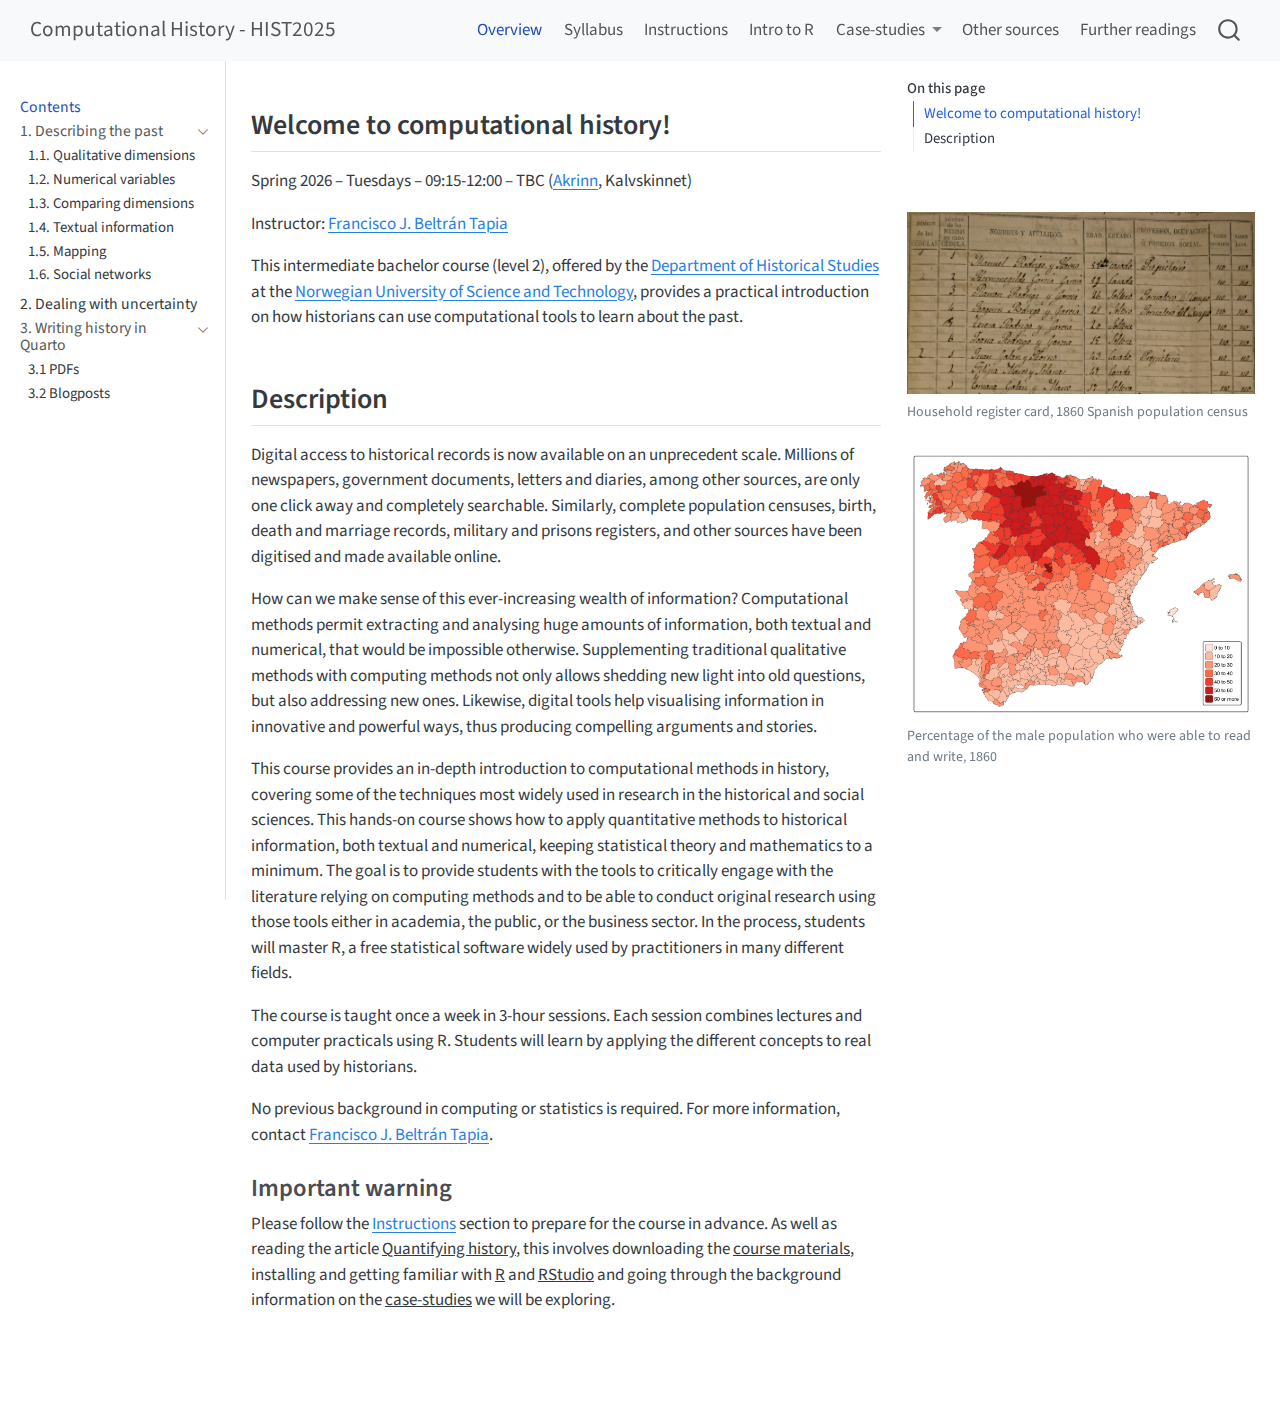
<file: docs/index.html>
<!DOCTYPE html>
<html xmlns="http://www.w3.org/1999/xhtml" lang="en" xml:lang="en"><head>

<meta charset="utf-8">
<meta name="generator" content="quarto-1.6.42">

<meta name="viewport" content="width=device-width, initial-scale=1.0, user-scalable=yes">


<title>Computational History - HIST2025</title>
<style>
code{white-space: pre-wrap;}
span.smallcaps{font-variant: small-caps;}
div.columns{display: flex; gap: min(4vw, 1.5em);}
div.column{flex: auto; overflow-x: auto;}
div.hanging-indent{margin-left: 1.5em; text-indent: -1.5em;}
ul.task-list{list-style: none;}
ul.task-list li input[type="checkbox"] {
  width: 0.8em;
  margin: 0 0.8em 0.2em -1em; /* quarto-specific, see https://github.com/quarto-dev/quarto-cli/issues/4556 */ 
  vertical-align: middle;
}
</style>


<script src="site_libs/quarto-nav/quarto-nav.js"></script>
<script src="site_libs/quarto-nav/headroom.min.js"></script>
<script src="site_libs/clipboard/clipboard.min.js"></script>
<script src="site_libs/quarto-search/autocomplete.umd.js"></script>
<script src="site_libs/quarto-search/fuse.min.js"></script>
<script src="site_libs/quarto-search/quarto-search.js"></script>
<meta name="quarto:offset" content="./">
<script src="site_libs/quarto-html/quarto.js"></script>
<script src="site_libs/quarto-html/popper.min.js"></script>
<script src="site_libs/quarto-html/tippy.umd.min.js"></script>
<script src="site_libs/quarto-html/anchor.min.js"></script>
<link href="site_libs/quarto-html/tippy.css" rel="stylesheet">
<link href="site_libs/quarto-html/quarto-syntax-highlighting-2f5df379a58b258e96c21c0638c20c03.css" rel="stylesheet" id="quarto-text-highlighting-styles">
<script src="site_libs/bootstrap/bootstrap.min.js"></script>
<link href="site_libs/bootstrap/bootstrap-icons.css" rel="stylesheet">
<link href="site_libs/bootstrap/bootstrap-f8fa45338e7d851592d6b4ad57ea2445.min.css" rel="stylesheet" append-hash="true" id="quarto-bootstrap" data-mode="light">
<script id="quarto-search-options" type="application/json">{
  "location": "navbar",
  "copy-button": false,
  "collapse-after": 3,
  "panel-placement": "end",
  "type": "overlay",
  "limit": 50,
  "keyboard-shortcut": [
    "f",
    "/",
    "s"
  ],
  "show-item-context": false,
  "language": {
    "search-no-results-text": "No results",
    "search-matching-documents-text": "matching documents",
    "search-copy-link-title": "Copy link to search",
    "search-hide-matches-text": "Hide additional matches",
    "search-more-match-text": "more match in this document",
    "search-more-matches-text": "more matches in this document",
    "search-clear-button-title": "Clear",
    "search-text-placeholder": "",
    "search-detached-cancel-button-title": "Cancel",
    "search-submit-button-title": "Submit",
    "search-label": "Search"
  }
}</script>


<link rel="stylesheet" href="styles.css">
</head>

<body class="nav-sidebar docked nav-fixed slimcontent">

<div id="quarto-search-results"></div>
  <header id="quarto-header" class="headroom fixed-top">
    <nav class="navbar navbar-expand-lg " data-bs-theme="dark">
      <div class="navbar-container container-fluid">
      <div class="navbar-brand-container mx-auto">
    <a class="navbar-brand" href="./index.html">
    <span class="navbar-title">Computational History - HIST2025</span>
    </a>
  </div>
            <div id="quarto-search" class="" title="Search"></div>
          <button class="navbar-toggler" type="button" data-bs-toggle="collapse" data-bs-target="#navbarCollapse" aria-controls="navbarCollapse" role="menu" aria-expanded="false" aria-label="Toggle navigation" onclick="if (window.quartoToggleHeadroom) { window.quartoToggleHeadroom(); }">
  <span class="navbar-toggler-icon"></span>
</button>
          <div class="collapse navbar-collapse" id="navbarCollapse">
            <ul class="navbar-nav navbar-nav-scroll ms-auto">
  <li class="nav-item">
    <a class="nav-link active" href="./index.html" aria-current="page"> <i class="bi bi-fa-home" role="img">
</i> 
<span class="menu-text">Overview</span></a>
  </li>  
  <li class="nav-item">
    <a class="nav-link" href="./syllabus.html"> <i class="bi bi-fa-home" role="img">
</i> 
<span class="menu-text">Syllabus</span></a>
  </li>  
  <li class="nav-item">
    <a class="nav-link" href="./instructions.html"> <i class="bi bi-fa-list-ul" role="img">
</i> 
<span class="menu-text">Instructions</span></a>
  </li>  
  <li class="nav-item">
    <a class="nav-link" href="./get-r.html"> <i class="bi bi-fa-book" role="img">
</i> 
<span class="menu-text">Intro to R</span></a>
  </li>  
  <li class="nav-item dropdown ">
    <a class="nav-link dropdown-toggle" href="#" id="nav-menu-case-studies" role="link" data-bs-toggle="dropdown" aria-expanded="false">
      <i class="bi bi-fa-book" role="img">
</i> 
 <span class="menu-text">Case-studies</span>
    </a>
    <ul class="dropdown-menu dropdown-menu-end" aria-labelledby="nav-menu-case-studies">    
        <li>
    <a class="dropdown-item" href="./backg-paisley.html">
 <span class="dropdown-text">The Paisley Prisoners</span></a>
  </li>  
        <li>
    <a class="dropdown-item" href="./backg-speeches.html">
 <span class="dropdown-text">The State of the Union Speeches</span></a>
  </li>  
        <li>
    <a class="dropdown-item" href="./backg-tnp.html">
 <span class="dropdown-text">The Tudor Network of Letters</span></a>
  </li>  
    </ul>
  </li>
  <li class="nav-item">
    <a class="nav-link" href="./other-data.html"> 
<span class="menu-text">Other sources</span></a>
  </li>  
  <li class="nav-item">
    <a class="nav-link" href="./further-readings.html"> 
<span class="menu-text">Further readings</span></a>
  </li>  
</ul>
          </div> <!-- /navcollapse -->
            <div class="quarto-navbar-tools">
</div>
      </div> <!-- /container-fluid -->
    </nav>
  <nav class="quarto-secondary-nav">
    <div class="container-fluid d-flex">
      <button type="button" class="quarto-btn-toggle btn" data-bs-toggle="collapse" role="button" data-bs-target=".quarto-sidebar-collapse-item" aria-controls="quarto-sidebar" aria-expanded="false" aria-label="Toggle sidebar navigation" onclick="if (window.quartoToggleHeadroom) { window.quartoToggleHeadroom(); }">
        <i class="bi bi-layout-text-sidebar-reverse"></i>
      </button>
        <nav class="quarto-page-breadcrumbs" aria-label="breadcrumb"><ol class="breadcrumb"><li class="breadcrumb-item"><a href="./index.html">Contents</a></li></ol></nav>
        <a class="flex-grow-1" role="navigation" data-bs-toggle="collapse" data-bs-target=".quarto-sidebar-collapse-item" aria-controls="quarto-sidebar" aria-expanded="false" aria-label="Toggle sidebar navigation" onclick="if (window.quartoToggleHeadroom) { window.quartoToggleHeadroom(); }">      
        </a>
    </div>
  </nav>
</header>
<!-- content -->
<div id="quarto-content" class="quarto-container page-columns page-rows-contents page-layout-full page-navbar">
<!-- sidebar -->
  <nav id="quarto-sidebar" class="sidebar collapse collapse-horizontal quarto-sidebar-collapse-item sidebar-navigation docked overflow-auto">
    <div class="sidebar-menu-container"> 
    <ul class="list-unstyled mt-1">
        <li class="sidebar-item">
  <div class="sidebar-item-container"> 
  <a href="./index.html" class="sidebar-item-text sidebar-link active">
 <span class="menu-text">Contents</span></a>
  </div>
</li>
        <li class="sidebar-item sidebar-item-section">
      <div class="sidebar-item-container"> 
            <a class="sidebar-item-text sidebar-link text-start" data-bs-toggle="collapse" data-bs-target="#quarto-sidebar-section-1" role="navigation" aria-expanded="true">
 <span class="menu-text">1. Describing the past</span></a>
          <a class="sidebar-item-toggle text-start" data-bs-toggle="collapse" data-bs-target="#quarto-sidebar-section-1" role="navigation" aria-expanded="true" aria-label="Toggle section">
            <i class="bi bi-chevron-right ms-2"></i>
          </a> 
      </div>
      <ul id="quarto-sidebar-section-1" class="collapse list-unstyled sidebar-section depth1 show">  
          <li class="sidebar-item">
 <span class="menu-text">1.1. Qualitative dimensions</span>
  </li>
          <li class="sidebar-item">
 <span class="menu-text">1.2. Numerical variables</span>
  </li>
          <li class="sidebar-item">
 <span class="menu-text">1.3. Comparing dimensions</span>
  </li>
          <li class="sidebar-item">
 <span class="menu-text">1.4. Textual information</span>
  </li>
          <li class="sidebar-item">
 <span class="menu-text">1.5. Mapping</span>
  </li>
          <li class="sidebar-item">
 <span class="menu-text">1.6. Social networks</span>
  </li>
      </ul>
  </li>
        <li class="sidebar-item">
 <span class="menu-text">2. Dealing with uncertainty</span>
  </li>
        <li class="sidebar-item sidebar-item-section">
      <div class="sidebar-item-container"> 
            <a class="sidebar-item-text sidebar-link text-start" data-bs-toggle="collapse" data-bs-target="#quarto-sidebar-section-2" role="navigation" aria-expanded="true">
 <span class="menu-text">3. Writing history in Quarto</span></a>
          <a class="sidebar-item-toggle text-start" data-bs-toggle="collapse" data-bs-target="#quarto-sidebar-section-2" role="navigation" aria-expanded="true" aria-label="Toggle section">
            <i class="bi bi-chevron-right ms-2"></i>
          </a> 
      </div>
      <ul id="quarto-sidebar-section-2" class="collapse list-unstyled sidebar-section depth1 show">  
          <li class="sidebar-item">
 <span class="menu-text">3.1 PDFs</span>
  </li>
          <li class="sidebar-item">
 <span class="menu-text">3.2 Blogposts</span>
  </li>
      </ul>
  </li>
    </ul>
    </div>
</nav>
<div id="quarto-sidebar-glass" class="quarto-sidebar-collapse-item" data-bs-toggle="collapse" data-bs-target=".quarto-sidebar-collapse-item"></div>
<!-- margin-sidebar -->
    <div id="quarto-margin-sidebar" class="sidebar margin-sidebar">
        <nav id="TOC" role="doc-toc" class="toc-active">
    <h2 id="toc-title">On this page</h2>
   
  <ul>
  <li><a href="#welcome-to-computational-history" id="toc-welcome-to-computational-history" class="nav-link active" data-scroll-target="#welcome-to-computational-history">Welcome to computational history!</a></li>
  <li><a href="#description" id="toc-description" class="nav-link" data-scroll-target="#description">Description</a>
  <ul class="collapse">
  <li><a href="#important-warning" id="toc-important-warning" class="nav-link" data-scroll-target="#important-warning">Important warning</a></li>
  </ul></li>
  </ul>
</nav>
    </div>
<!-- main -->
<main class="content page-columns page-full column-body" id="quarto-document-content"><header id="title-block-header" class="quarto-title-block"></header>




<section id="welcome-to-computational-history" class="level2 page-columns page-full">
<h2 class="anchored" data-anchor-id="welcome-to-computational-history">Welcome to computational history!</h2>
<p>Spring 2026 – Tuesdays – 09:15-12:00 – TBC (<a href="https://maps.app.goo.gl/neGSMmi15nzrfNyr5">Akrinn</a>, Kalvskinnet)</p>
<p>Instructor: <a href="https://fjbeltrantapia.github.io">Francisco J. Beltrán Tapia</a></p>

<div class="no-row-height column-margin column-container"><div class="">
<div class="quarto-figure quarto-figure-center">
<figure class="figure">
<p><img src="images/censo-1860-cropped.jpg" style="width:100.0%;height:100.0%" class="figure-img"></p>
<figcaption>Household register card, 1860 Spanish population census</figcaption>
</figure>
</div>
</div><div class="">
<div class="quarto-figure quarto-figure-center">
<figure class="figure">
<p><img src="images/map_lit_1860.jpg" style="width:100.0%;height:100.0%" class="figure-img"></p>
<figcaption>Percentage of the male population who were able to read and write, 1860</figcaption>
</figure>
</div>
</div></div>
<p>This intermediate bachelor course (level 2), offered by the <a href="https://www.ntnu.edu/ims">Department of Historical Studies</a> at the <a href="https://www.ntnu.edu">Norwegian University of Science and Technology</a>, provides a practical introduction on how historians can use computational tools to learn about the past.</p>
</section>
<section id="description" class="level2">
<h2 class="anchored" data-anchor-id="description">Description</h2>
<p>Digital access to historical records is now available on an unprecedent scale. Millions of newspapers, government documents, letters and diaries, among other sources, are only one click away and completely searchable. Similarly, complete population censuses, birth, death and marriage records, military and prisons registers, and other sources have been digitised and made available online.</p>
<p>How can we make sense of this ever-increasing wealth of information? Computational methods permit extracting and analysing huge amounts of information, both textual and numerical, that would be impossible otherwise. Supplementing traditional qualitative methods with computing methods not only allows shedding new light into old questions, but also addressing new ones. Likewise, digital tools help visualising information in innovative and powerful ways, thus producing compelling arguments and stories.</p>
<p>This course provides an in-depth introduction to computational methods in history, covering some of the techniques most widely used in research in the historical and social sciences. This hands-on course shows how to apply quantitative methods to historical information, both textual and numerical, keeping statistical theory and mathematics to a minimum. The goal is to provide students with the tools to critically engage with the literature relying on computing methods and to be able to conduct original research using those tools either in academia, the public, or the business sector. In the process, students will master R, a free statistical software widely used by practitioners in many different fields.</p>
<p>The course is taught once a week in 3-hour sessions. Each session combines lectures and computer practicals using R. Students will learn by applying the different concepts to real data used by historians.</p>
<p>No previous background in computing or statistics is required. For more information, contact <a href="https://fjbeltrantapia.github.io">Francisco J. Beltrán Tapia</a>.</p>
<section id="important-warning" class="level3">
<h3 class="anchored" data-anchor-id="important-warning">Important warning</h3>
<p>Please follow the <a href="instructions.html">Instructions</a> section to prepare for the course in advance. As well as reading the article <u>Quantifying history</u>, this involves downloading the <u>course materials</u>, installing and getting familiar with <u>R</u> and <u>RStudio</u> and going through the background information on the <u>case-studies</u> we will be exploring.</p>


</section>
</section>

</main> <!-- /main -->
<script id="quarto-html-after-body" type="application/javascript">
window.document.addEventListener("DOMContentLoaded", function (event) {
  const toggleBodyColorMode = (bsSheetEl) => {
    const mode = bsSheetEl.getAttribute("data-mode");
    const bodyEl = window.document.querySelector("body");
    if (mode === "dark") {
      bodyEl.classList.add("quarto-dark");
      bodyEl.classList.remove("quarto-light");
    } else {
      bodyEl.classList.add("quarto-light");
      bodyEl.classList.remove("quarto-dark");
    }
  }
  const toggleBodyColorPrimary = () => {
    const bsSheetEl = window.document.querySelector("link#quarto-bootstrap");
    if (bsSheetEl) {
      toggleBodyColorMode(bsSheetEl);
    }
  }
  toggleBodyColorPrimary();  
  const icon = "";
  const anchorJS = new window.AnchorJS();
  anchorJS.options = {
    placement: 'right',
    icon: icon
  };
  anchorJS.add('.anchored');
  const isCodeAnnotation = (el) => {
    for (const clz of el.classList) {
      if (clz.startsWith('code-annotation-')) {                     
        return true;
      }
    }
    return false;
  }
  const onCopySuccess = function(e) {
    // button target
    const button = e.trigger;
    // don't keep focus
    button.blur();
    // flash "checked"
    button.classList.add('code-copy-button-checked');
    var currentTitle = button.getAttribute("title");
    button.setAttribute("title", "Copied!");
    let tooltip;
    if (window.bootstrap) {
      button.setAttribute("data-bs-toggle", "tooltip");
      button.setAttribute("data-bs-placement", "left");
      button.setAttribute("data-bs-title", "Copied!");
      tooltip = new bootstrap.Tooltip(button, 
        { trigger: "manual", 
          customClass: "code-copy-button-tooltip",
          offset: [0, -8]});
      tooltip.show();    
    }
    setTimeout(function() {
      if (tooltip) {
        tooltip.hide();
        button.removeAttribute("data-bs-title");
        button.removeAttribute("data-bs-toggle");
        button.removeAttribute("data-bs-placement");
      }
      button.setAttribute("title", currentTitle);
      button.classList.remove('code-copy-button-checked');
    }, 1000);
    // clear code selection
    e.clearSelection();
  }
  const getTextToCopy = function(trigger) {
      const codeEl = trigger.previousElementSibling.cloneNode(true);
      for (const childEl of codeEl.children) {
        if (isCodeAnnotation(childEl)) {
          childEl.remove();
        }
      }
      return codeEl.innerText;
  }
  const clipboard = new window.ClipboardJS('.code-copy-button:not([data-in-quarto-modal])', {
    text: getTextToCopy
  });
  clipboard.on('success', onCopySuccess);
  if (window.document.getElementById('quarto-embedded-source-code-modal')) {
    const clipboardModal = new window.ClipboardJS('.code-copy-button[data-in-quarto-modal]', {
      text: getTextToCopy,
      container: window.document.getElementById('quarto-embedded-source-code-modal')
    });
    clipboardModal.on('success', onCopySuccess);
  }
    var localhostRegex = new RegExp(/^(?:http|https):\/\/localhost\:?[0-9]*\//);
    var mailtoRegex = new RegExp(/^mailto:/);
      var filterRegex = new RegExp('/' + window.location.host + '/');
    var isInternal = (href) => {
        return filterRegex.test(href) || localhostRegex.test(href) || mailtoRegex.test(href);
    }
    // Inspect non-navigation links and adorn them if external
 	var links = window.document.querySelectorAll('a[href]:not(.nav-link):not(.navbar-brand):not(.toc-action):not(.sidebar-link):not(.sidebar-item-toggle):not(.pagination-link):not(.no-external):not([aria-hidden]):not(.dropdown-item):not(.quarto-navigation-tool):not(.about-link)');
    for (var i=0; i<links.length; i++) {
      const link = links[i];
      if (!isInternal(link.href)) {
        // undo the damage that might have been done by quarto-nav.js in the case of
        // links that we want to consider external
        if (link.dataset.originalHref !== undefined) {
          link.href = link.dataset.originalHref;
        }
      }
    }
  function tippyHover(el, contentFn, onTriggerFn, onUntriggerFn) {
    const config = {
      allowHTML: true,
      maxWidth: 500,
      delay: 100,
      arrow: false,
      appendTo: function(el) {
          return el.parentElement;
      },
      interactive: true,
      interactiveBorder: 10,
      theme: 'quarto',
      placement: 'bottom-start',
    };
    if (contentFn) {
      config.content = contentFn;
    }
    if (onTriggerFn) {
      config.onTrigger = onTriggerFn;
    }
    if (onUntriggerFn) {
      config.onUntrigger = onUntriggerFn;
    }
    window.tippy(el, config); 
  }
  const noterefs = window.document.querySelectorAll('a[role="doc-noteref"]');
  for (var i=0; i<noterefs.length; i++) {
    const ref = noterefs[i];
    tippyHover(ref, function() {
      // use id or data attribute instead here
      let href = ref.getAttribute('data-footnote-href') || ref.getAttribute('href');
      try { href = new URL(href).hash; } catch {}
      const id = href.replace(/^#\/?/, "");
      const note = window.document.getElementById(id);
      if (note) {
        return note.innerHTML;
      } else {
        return "";
      }
    });
  }
  const xrefs = window.document.querySelectorAll('a.quarto-xref');
  const processXRef = (id, note) => {
    // Strip column container classes
    const stripColumnClz = (el) => {
      el.classList.remove("page-full", "page-columns");
      if (el.children) {
        for (const child of el.children) {
          stripColumnClz(child);
        }
      }
    }
    stripColumnClz(note)
    if (id === null || id.startsWith('sec-')) {
      // Special case sections, only their first couple elements
      const container = document.createElement("div");
      if (note.children && note.children.length > 2) {
        container.appendChild(note.children[0].cloneNode(true));
        for (let i = 1; i < note.children.length; i++) {
          const child = note.children[i];
          if (child.tagName === "P" && child.innerText === "") {
            continue;
          } else {
            container.appendChild(child.cloneNode(true));
            break;
          }
        }
        if (window.Quarto?.typesetMath) {
          window.Quarto.typesetMath(container);
        }
        return container.innerHTML
      } else {
        if (window.Quarto?.typesetMath) {
          window.Quarto.typesetMath(note);
        }
        return note.innerHTML;
      }
    } else {
      // Remove any anchor links if they are present
      const anchorLink = note.querySelector('a.anchorjs-link');
      if (anchorLink) {
        anchorLink.remove();
      }
      if (window.Quarto?.typesetMath) {
        window.Quarto.typesetMath(note);
      }
      if (note.classList.contains("callout")) {
        return note.outerHTML;
      } else {
        return note.innerHTML;
      }
    }
  }
  for (var i=0; i<xrefs.length; i++) {
    const xref = xrefs[i];
    tippyHover(xref, undefined, function(instance) {
      instance.disable();
      let url = xref.getAttribute('href');
      let hash = undefined; 
      if (url.startsWith('#')) {
        hash = url;
      } else {
        try { hash = new URL(url).hash; } catch {}
      }
      if (hash) {
        const id = hash.replace(/^#\/?/, "");
        const note = window.document.getElementById(id);
        if (note !== null) {
          try {
            const html = processXRef(id, note.cloneNode(true));
            instance.setContent(html);
          } finally {
            instance.enable();
            instance.show();
          }
        } else {
          // See if we can fetch this
          fetch(url.split('#')[0])
          .then(res => res.text())
          .then(html => {
            const parser = new DOMParser();
            const htmlDoc = parser.parseFromString(html, "text/html");
            const note = htmlDoc.getElementById(id);
            if (note !== null) {
              const html = processXRef(id, note);
              instance.setContent(html);
            } 
          }).finally(() => {
            instance.enable();
            instance.show();
          });
        }
      } else {
        // See if we can fetch a full url (with no hash to target)
        // This is a special case and we should probably do some content thinning / targeting
        fetch(url)
        .then(res => res.text())
        .then(html => {
          const parser = new DOMParser();
          const htmlDoc = parser.parseFromString(html, "text/html");
          const note = htmlDoc.querySelector('main.content');
          if (note !== null) {
            // This should only happen for chapter cross references
            // (since there is no id in the URL)
            // remove the first header
            if (note.children.length > 0 && note.children[0].tagName === "HEADER") {
              note.children[0].remove();
            }
            const html = processXRef(null, note);
            instance.setContent(html);
          } 
        }).finally(() => {
          instance.enable();
          instance.show();
        });
      }
    }, function(instance) {
    });
  }
      let selectedAnnoteEl;
      const selectorForAnnotation = ( cell, annotation) => {
        let cellAttr = 'data-code-cell="' + cell + '"';
        let lineAttr = 'data-code-annotation="' +  annotation + '"';
        const selector = 'span[' + cellAttr + '][' + lineAttr + ']';
        return selector;
      }
      const selectCodeLines = (annoteEl) => {
        const doc = window.document;
        const targetCell = annoteEl.getAttribute("data-target-cell");
        const targetAnnotation = annoteEl.getAttribute("data-target-annotation");
        const annoteSpan = window.document.querySelector(selectorForAnnotation(targetCell, targetAnnotation));
        const lines = annoteSpan.getAttribute("data-code-lines").split(",");
        const lineIds = lines.map((line) => {
          return targetCell + "-" + line;
        })
        let top = null;
        let height = null;
        let parent = null;
        if (lineIds.length > 0) {
            //compute the position of the single el (top and bottom and make a div)
            const el = window.document.getElementById(lineIds[0]);
            top = el.offsetTop;
            height = el.offsetHeight;
            parent = el.parentElement.parentElement;
          if (lineIds.length > 1) {
            const lastEl = window.document.getElementById(lineIds[lineIds.length - 1]);
            const bottom = lastEl.offsetTop + lastEl.offsetHeight;
            height = bottom - top;
          }
          if (top !== null && height !== null && parent !== null) {
            // cook up a div (if necessary) and position it 
            let div = window.document.getElementById("code-annotation-line-highlight");
            if (div === null) {
              div = window.document.createElement("div");
              div.setAttribute("id", "code-annotation-line-highlight");
              div.style.position = 'absolute';
              parent.appendChild(div);
            }
            div.style.top = top - 2 + "px";
            div.style.height = height + 4 + "px";
            div.style.left = 0;
            let gutterDiv = window.document.getElementById("code-annotation-line-highlight-gutter");
            if (gutterDiv === null) {
              gutterDiv = window.document.createElement("div");
              gutterDiv.setAttribute("id", "code-annotation-line-highlight-gutter");
              gutterDiv.style.position = 'absolute';
              const codeCell = window.document.getElementById(targetCell);
              const gutter = codeCell.querySelector('.code-annotation-gutter');
              gutter.appendChild(gutterDiv);
            }
            gutterDiv.style.top = top - 2 + "px";
            gutterDiv.style.height = height + 4 + "px";
          }
          selectedAnnoteEl = annoteEl;
        }
      };
      const unselectCodeLines = () => {
        const elementsIds = ["code-annotation-line-highlight", "code-annotation-line-highlight-gutter"];
        elementsIds.forEach((elId) => {
          const div = window.document.getElementById(elId);
          if (div) {
            div.remove();
          }
        });
        selectedAnnoteEl = undefined;
      };
        // Handle positioning of the toggle
    window.addEventListener(
      "resize",
      throttle(() => {
        elRect = undefined;
        if (selectedAnnoteEl) {
          selectCodeLines(selectedAnnoteEl);
        }
      }, 10)
    );
    function throttle(fn, ms) {
    let throttle = false;
    let timer;
      return (...args) => {
        if(!throttle) { // first call gets through
            fn.apply(this, args);
            throttle = true;
        } else { // all the others get throttled
            if(timer) clearTimeout(timer); // cancel #2
            timer = setTimeout(() => {
              fn.apply(this, args);
              timer = throttle = false;
            }, ms);
        }
      };
    }
      // Attach click handler to the DT
      const annoteDls = window.document.querySelectorAll('dt[data-target-cell]');
      for (const annoteDlNode of annoteDls) {
        annoteDlNode.addEventListener('click', (event) => {
          const clickedEl = event.target;
          if (clickedEl !== selectedAnnoteEl) {
            unselectCodeLines();
            const activeEl = window.document.querySelector('dt[data-target-cell].code-annotation-active');
            if (activeEl) {
              activeEl.classList.remove('code-annotation-active');
            }
            selectCodeLines(clickedEl);
            clickedEl.classList.add('code-annotation-active');
          } else {
            // Unselect the line
            unselectCodeLines();
            clickedEl.classList.remove('code-annotation-active');
          }
        });
      }
  const findCites = (el) => {
    const parentEl = el.parentElement;
    if (parentEl) {
      const cites = parentEl.dataset.cites;
      if (cites) {
        return {
          el,
          cites: cites.split(' ')
        };
      } else {
        return findCites(el.parentElement)
      }
    } else {
      return undefined;
    }
  };
  var bibliorefs = window.document.querySelectorAll('a[role="doc-biblioref"]');
  for (var i=0; i<bibliorefs.length; i++) {
    const ref = bibliorefs[i];
    const citeInfo = findCites(ref);
    if (citeInfo) {
      tippyHover(citeInfo.el, function() {
        var popup = window.document.createElement('div');
        citeInfo.cites.forEach(function(cite) {
          var citeDiv = window.document.createElement('div');
          citeDiv.classList.add('hanging-indent');
          citeDiv.classList.add('csl-entry');
          var biblioDiv = window.document.getElementById('ref-' + cite);
          if (biblioDiv) {
            citeDiv.innerHTML = biblioDiv.innerHTML;
          }
          popup.appendChild(citeDiv);
        });
        return popup.innerHTML;
      });
    }
  }
});
</script>
</div> <!-- /content -->




</body></html>
</file>
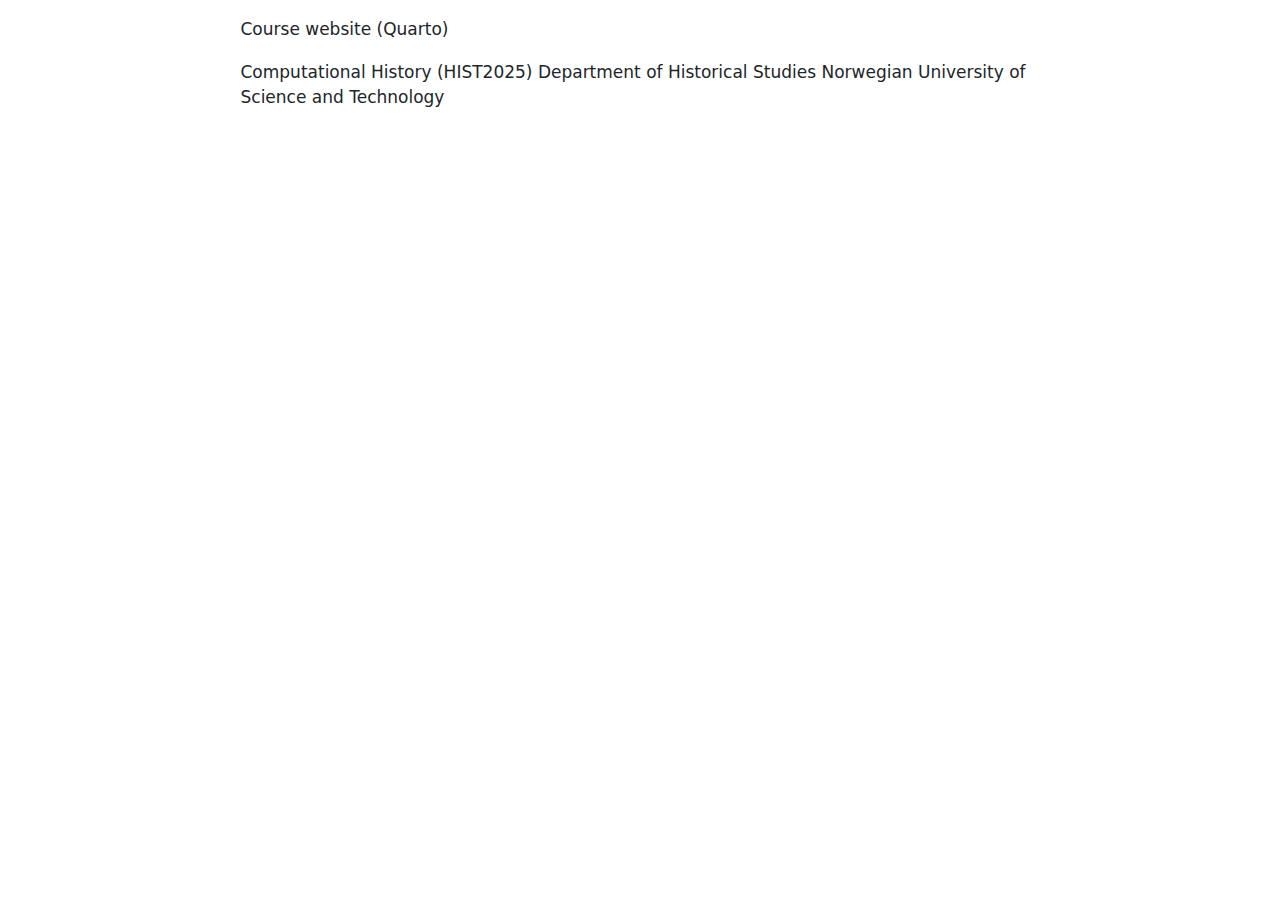
<file: README.html>
<!DOCTYPE html>
<html xmlns="http://www.w3.org/1999/xhtml" lang="en" xml:lang="en"><head>

<meta charset="utf-8">
<meta name="generator" content="quarto-1.6.42">

<meta name="viewport" content="width=device-width, initial-scale=1.0, user-scalable=yes">


<title>readme</title>
<style>
code{white-space: pre-wrap;}
span.smallcaps{font-variant: small-caps;}
div.columns{display: flex; gap: min(4vw, 1.5em);}
div.column{flex: auto; overflow-x: auto;}
div.hanging-indent{margin-left: 1.5em; text-indent: -1.5em;}
ul.task-list{list-style: none;}
ul.task-list li input[type="checkbox"] {
  width: 0.8em;
  margin: 0 0.8em 0.2em -1em; /* quarto-specific, see https://github.com/quarto-dev/quarto-cli/issues/4556 */ 
  vertical-align: middle;
}
</style>


<script src="README_files/libs/clipboard/clipboard.min.js"></script>
<script src="README_files/libs/quarto-html/quarto.js"></script>
<script src="README_files/libs/quarto-html/popper.min.js"></script>
<script src="README_files/libs/quarto-html/tippy.umd.min.js"></script>
<script src="README_files/libs/quarto-html/anchor.min.js"></script>
<link href="README_files/libs/quarto-html/tippy.css" rel="stylesheet">
<link href="README_files/libs/quarto-html/quarto-syntax-highlighting-2f5df379a58b258e96c21c0638c20c03.css" rel="stylesheet" id="quarto-text-highlighting-styles">
<script src="README_files/libs/bootstrap/bootstrap.min.js"></script>
<link href="README_files/libs/bootstrap/bootstrap-icons.css" rel="stylesheet">
<link href="README_files/libs/bootstrap/bootstrap-c0367b04c37547644fece4185067e4a7.min.css" rel="stylesheet" append-hash="true" id="quarto-bootstrap" data-mode="light">


</head>

<body class="fullcontent">

<div id="quarto-content" class="page-columns page-rows-contents page-layout-article">

<main class="content" id="quarto-document-content">




<p>Course website (Quarto)</p>
<p>Computational History (HIST2025) Department of Historical Studies Norwegian University of Science and Technology</p>

</main>
<!-- /main column -->
<script id="quarto-html-after-body" type="application/javascript">
window.document.addEventListener("DOMContentLoaded", function (event) {
  const toggleBodyColorMode = (bsSheetEl) => {
    const mode = bsSheetEl.getAttribute("data-mode");
    const bodyEl = window.document.querySelector("body");
    if (mode === "dark") {
      bodyEl.classList.add("quarto-dark");
      bodyEl.classList.remove("quarto-light");
    } else {
      bodyEl.classList.add("quarto-light");
      bodyEl.classList.remove("quarto-dark");
    }
  }
  const toggleBodyColorPrimary = () => {
    const bsSheetEl = window.document.querySelector("link#quarto-bootstrap");
    if (bsSheetEl) {
      toggleBodyColorMode(bsSheetEl);
    }
  }
  toggleBodyColorPrimary();  
  const icon = "";
  const anchorJS = new window.AnchorJS();
  anchorJS.options = {
    placement: 'right',
    icon: icon
  };
  anchorJS.add('.anchored');
  const isCodeAnnotation = (el) => {
    for (const clz of el.classList) {
      if (clz.startsWith('code-annotation-')) {                     
        return true;
      }
    }
    return false;
  }
  const onCopySuccess = function(e) {
    // button target
    const button = e.trigger;
    // don't keep focus
    button.blur();
    // flash "checked"
    button.classList.add('code-copy-button-checked');
    var currentTitle = button.getAttribute("title");
    button.setAttribute("title", "Copied!");
    let tooltip;
    if (window.bootstrap) {
      button.setAttribute("data-bs-toggle", "tooltip");
      button.setAttribute("data-bs-placement", "left");
      button.setAttribute("data-bs-title", "Copied!");
      tooltip = new bootstrap.Tooltip(button, 
        { trigger: "manual", 
          customClass: "code-copy-button-tooltip",
          offset: [0, -8]});
      tooltip.show();    
    }
    setTimeout(function() {
      if (tooltip) {
        tooltip.hide();
        button.removeAttribute("data-bs-title");
        button.removeAttribute("data-bs-toggle");
        button.removeAttribute("data-bs-placement");
      }
      button.setAttribute("title", currentTitle);
      button.classList.remove('code-copy-button-checked');
    }, 1000);
    // clear code selection
    e.clearSelection();
  }
  const getTextToCopy = function(trigger) {
      const codeEl = trigger.previousElementSibling.cloneNode(true);
      for (const childEl of codeEl.children) {
        if (isCodeAnnotation(childEl)) {
          childEl.remove();
        }
      }
      return codeEl.innerText;
  }
  const clipboard = new window.ClipboardJS('.code-copy-button:not([data-in-quarto-modal])', {
    text: getTextToCopy
  });
  clipboard.on('success', onCopySuccess);
  if (window.document.getElementById('quarto-embedded-source-code-modal')) {
    const clipboardModal = new window.ClipboardJS('.code-copy-button[data-in-quarto-modal]', {
      text: getTextToCopy,
      container: window.document.getElementById('quarto-embedded-source-code-modal')
    });
    clipboardModal.on('success', onCopySuccess);
  }
    var localhostRegex = new RegExp(/^(?:http|https):\/\/localhost\:?[0-9]*\//);
    var mailtoRegex = new RegExp(/^mailto:/);
      var filterRegex = new RegExp('/' + window.location.host + '/');
    var isInternal = (href) => {
        return filterRegex.test(href) || localhostRegex.test(href) || mailtoRegex.test(href);
    }
    // Inspect non-navigation links and adorn them if external
 	var links = window.document.querySelectorAll('a[href]:not(.nav-link):not(.navbar-brand):not(.toc-action):not(.sidebar-link):not(.sidebar-item-toggle):not(.pagination-link):not(.no-external):not([aria-hidden]):not(.dropdown-item):not(.quarto-navigation-tool):not(.about-link)');
    for (var i=0; i<links.length; i++) {
      const link = links[i];
      if (!isInternal(link.href)) {
        // undo the damage that might have been done by quarto-nav.js in the case of
        // links that we want to consider external
        if (link.dataset.originalHref !== undefined) {
          link.href = link.dataset.originalHref;
        }
      }
    }
  function tippyHover(el, contentFn, onTriggerFn, onUntriggerFn) {
    const config = {
      allowHTML: true,
      maxWidth: 500,
      delay: 100,
      arrow: false,
      appendTo: function(el) {
          return el.parentElement;
      },
      interactive: true,
      interactiveBorder: 10,
      theme: 'quarto',
      placement: 'bottom-start',
    };
    if (contentFn) {
      config.content = contentFn;
    }
    if (onTriggerFn) {
      config.onTrigger = onTriggerFn;
    }
    if (onUntriggerFn) {
      config.onUntrigger = onUntriggerFn;
    }
    window.tippy(el, config); 
  }
  const noterefs = window.document.querySelectorAll('a[role="doc-noteref"]');
  for (var i=0; i<noterefs.length; i++) {
    const ref = noterefs[i];
    tippyHover(ref, function() {
      // use id or data attribute instead here
      let href = ref.getAttribute('data-footnote-href') || ref.getAttribute('href');
      try { href = new URL(href).hash; } catch {}
      const id = href.replace(/^#\/?/, "");
      const note = window.document.getElementById(id);
      if (note) {
        return note.innerHTML;
      } else {
        return "";
      }
    });
  }
  const xrefs = window.document.querySelectorAll('a.quarto-xref');
  const processXRef = (id, note) => {
    // Strip column container classes
    const stripColumnClz = (el) => {
      el.classList.remove("page-full", "page-columns");
      if (el.children) {
        for (const child of el.children) {
          stripColumnClz(child);
        }
      }
    }
    stripColumnClz(note)
    if (id === null || id.startsWith('sec-')) {
      // Special case sections, only their first couple elements
      const container = document.createElement("div");
      if (note.children && note.children.length > 2) {
        container.appendChild(note.children[0].cloneNode(true));
        for (let i = 1; i < note.children.length; i++) {
          const child = note.children[i];
          if (child.tagName === "P" && child.innerText === "") {
            continue;
          } else {
            container.appendChild(child.cloneNode(true));
            break;
          }
        }
        if (window.Quarto?.typesetMath) {
          window.Quarto.typesetMath(container);
        }
        return container.innerHTML
      } else {
        if (window.Quarto?.typesetMath) {
          window.Quarto.typesetMath(note);
        }
        return note.innerHTML;
      }
    } else {
      // Remove any anchor links if they are present
      const anchorLink = note.querySelector('a.anchorjs-link');
      if (anchorLink) {
        anchorLink.remove();
      }
      if (window.Quarto?.typesetMath) {
        window.Quarto.typesetMath(note);
      }
      if (note.classList.contains("callout")) {
        return note.outerHTML;
      } else {
        return note.innerHTML;
      }
    }
  }
  for (var i=0; i<xrefs.length; i++) {
    const xref = xrefs[i];
    tippyHover(xref, undefined, function(instance) {
      instance.disable();
      let url = xref.getAttribute('href');
      let hash = undefined; 
      if (url.startsWith('#')) {
        hash = url;
      } else {
        try { hash = new URL(url).hash; } catch {}
      }
      if (hash) {
        const id = hash.replace(/^#\/?/, "");
        const note = window.document.getElementById(id);
        if (note !== null) {
          try {
            const html = processXRef(id, note.cloneNode(true));
            instance.setContent(html);
          } finally {
            instance.enable();
            instance.show();
          }
        } else {
          // See if we can fetch this
          fetch(url.split('#')[0])
          .then(res => res.text())
          .then(html => {
            const parser = new DOMParser();
            const htmlDoc = parser.parseFromString(html, "text/html");
            const note = htmlDoc.getElementById(id);
            if (note !== null) {
              const html = processXRef(id, note);
              instance.setContent(html);
            } 
          }).finally(() => {
            instance.enable();
            instance.show();
          });
        }
      } else {
        // See if we can fetch a full url (with no hash to target)
        // This is a special case and we should probably do some content thinning / targeting
        fetch(url)
        .then(res => res.text())
        .then(html => {
          const parser = new DOMParser();
          const htmlDoc = parser.parseFromString(html, "text/html");
          const note = htmlDoc.querySelector('main.content');
          if (note !== null) {
            // This should only happen for chapter cross references
            // (since there is no id in the URL)
            // remove the first header
            if (note.children.length > 0 && note.children[0].tagName === "HEADER") {
              note.children[0].remove();
            }
            const html = processXRef(null, note);
            instance.setContent(html);
          } 
        }).finally(() => {
          instance.enable();
          instance.show();
        });
      }
    }, function(instance) {
    });
  }
      let selectedAnnoteEl;
      const selectorForAnnotation = ( cell, annotation) => {
        let cellAttr = 'data-code-cell="' + cell + '"';
        let lineAttr = 'data-code-annotation="' +  annotation + '"';
        const selector = 'span[' + cellAttr + '][' + lineAttr + ']';
        return selector;
      }
      const selectCodeLines = (annoteEl) => {
        const doc = window.document;
        const targetCell = annoteEl.getAttribute("data-target-cell");
        const targetAnnotation = annoteEl.getAttribute("data-target-annotation");
        const annoteSpan = window.document.querySelector(selectorForAnnotation(targetCell, targetAnnotation));
        const lines = annoteSpan.getAttribute("data-code-lines").split(",");
        const lineIds = lines.map((line) => {
          return targetCell + "-" + line;
        })
        let top = null;
        let height = null;
        let parent = null;
        if (lineIds.length > 0) {
            //compute the position of the single el (top and bottom and make a div)
            const el = window.document.getElementById(lineIds[0]);
            top = el.offsetTop;
            height = el.offsetHeight;
            parent = el.parentElement.parentElement;
          if (lineIds.length > 1) {
            const lastEl = window.document.getElementById(lineIds[lineIds.length - 1]);
            const bottom = lastEl.offsetTop + lastEl.offsetHeight;
            height = bottom - top;
          }
          if (top !== null && height !== null && parent !== null) {
            // cook up a div (if necessary) and position it 
            let div = window.document.getElementById("code-annotation-line-highlight");
            if (div === null) {
              div = window.document.createElement("div");
              div.setAttribute("id", "code-annotation-line-highlight");
              div.style.position = 'absolute';
              parent.appendChild(div);
            }
            div.style.top = top - 2 + "px";
            div.style.height = height + 4 + "px";
            div.style.left = 0;
            let gutterDiv = window.document.getElementById("code-annotation-line-highlight-gutter");
            if (gutterDiv === null) {
              gutterDiv = window.document.createElement("div");
              gutterDiv.setAttribute("id", "code-annotation-line-highlight-gutter");
              gutterDiv.style.position = 'absolute';
              const codeCell = window.document.getElementById(targetCell);
              const gutter = codeCell.querySelector('.code-annotation-gutter');
              gutter.appendChild(gutterDiv);
            }
            gutterDiv.style.top = top - 2 + "px";
            gutterDiv.style.height = height + 4 + "px";
          }
          selectedAnnoteEl = annoteEl;
        }
      };
      const unselectCodeLines = () => {
        const elementsIds = ["code-annotation-line-highlight", "code-annotation-line-highlight-gutter"];
        elementsIds.forEach((elId) => {
          const div = window.document.getElementById(elId);
          if (div) {
            div.remove();
          }
        });
        selectedAnnoteEl = undefined;
      };
        // Handle positioning of the toggle
    window.addEventListener(
      "resize",
      throttle(() => {
        elRect = undefined;
        if (selectedAnnoteEl) {
          selectCodeLines(selectedAnnoteEl);
        }
      }, 10)
    );
    function throttle(fn, ms) {
    let throttle = false;
    let timer;
      return (...args) => {
        if(!throttle) { // first call gets through
            fn.apply(this, args);
            throttle = true;
        } else { // all the others get throttled
            if(timer) clearTimeout(timer); // cancel #2
            timer = setTimeout(() => {
              fn.apply(this, args);
              timer = throttle = false;
            }, ms);
        }
      };
    }
      // Attach click handler to the DT
      const annoteDls = window.document.querySelectorAll('dt[data-target-cell]');
      for (const annoteDlNode of annoteDls) {
        annoteDlNode.addEventListener('click', (event) => {
          const clickedEl = event.target;
          if (clickedEl !== selectedAnnoteEl) {
            unselectCodeLines();
            const activeEl = window.document.querySelector('dt[data-target-cell].code-annotation-active');
            if (activeEl) {
              activeEl.classList.remove('code-annotation-active');
            }
            selectCodeLines(clickedEl);
            clickedEl.classList.add('code-annotation-active');
          } else {
            // Unselect the line
            unselectCodeLines();
            clickedEl.classList.remove('code-annotation-active');
          }
        });
      }
  const findCites = (el) => {
    const parentEl = el.parentElement;
    if (parentEl) {
      const cites = parentEl.dataset.cites;
      if (cites) {
        return {
          el,
          cites: cites.split(' ')
        };
      } else {
        return findCites(el.parentElement)
      }
    } else {
      return undefined;
    }
  };
  var bibliorefs = window.document.querySelectorAll('a[role="doc-biblioref"]');
  for (var i=0; i<bibliorefs.length; i++) {
    const ref = bibliorefs[i];
    const citeInfo = findCites(ref);
    if (citeInfo) {
      tippyHover(citeInfo.el, function() {
        var popup = window.document.createElement('div');
        citeInfo.cites.forEach(function(cite) {
          var citeDiv = window.document.createElement('div');
          citeDiv.classList.add('hanging-indent');
          citeDiv.classList.add('csl-entry');
          var biblioDiv = window.document.getElementById('ref-' + cite);
          if (biblioDiv) {
            citeDiv.innerHTML = biblioDiv.innerHTML;
          }
          popup.appendChild(citeDiv);
        });
        return popup.innerHTML;
      });
    }
  }
});
</script>
</div> <!-- /content -->




</body></html>
</file>
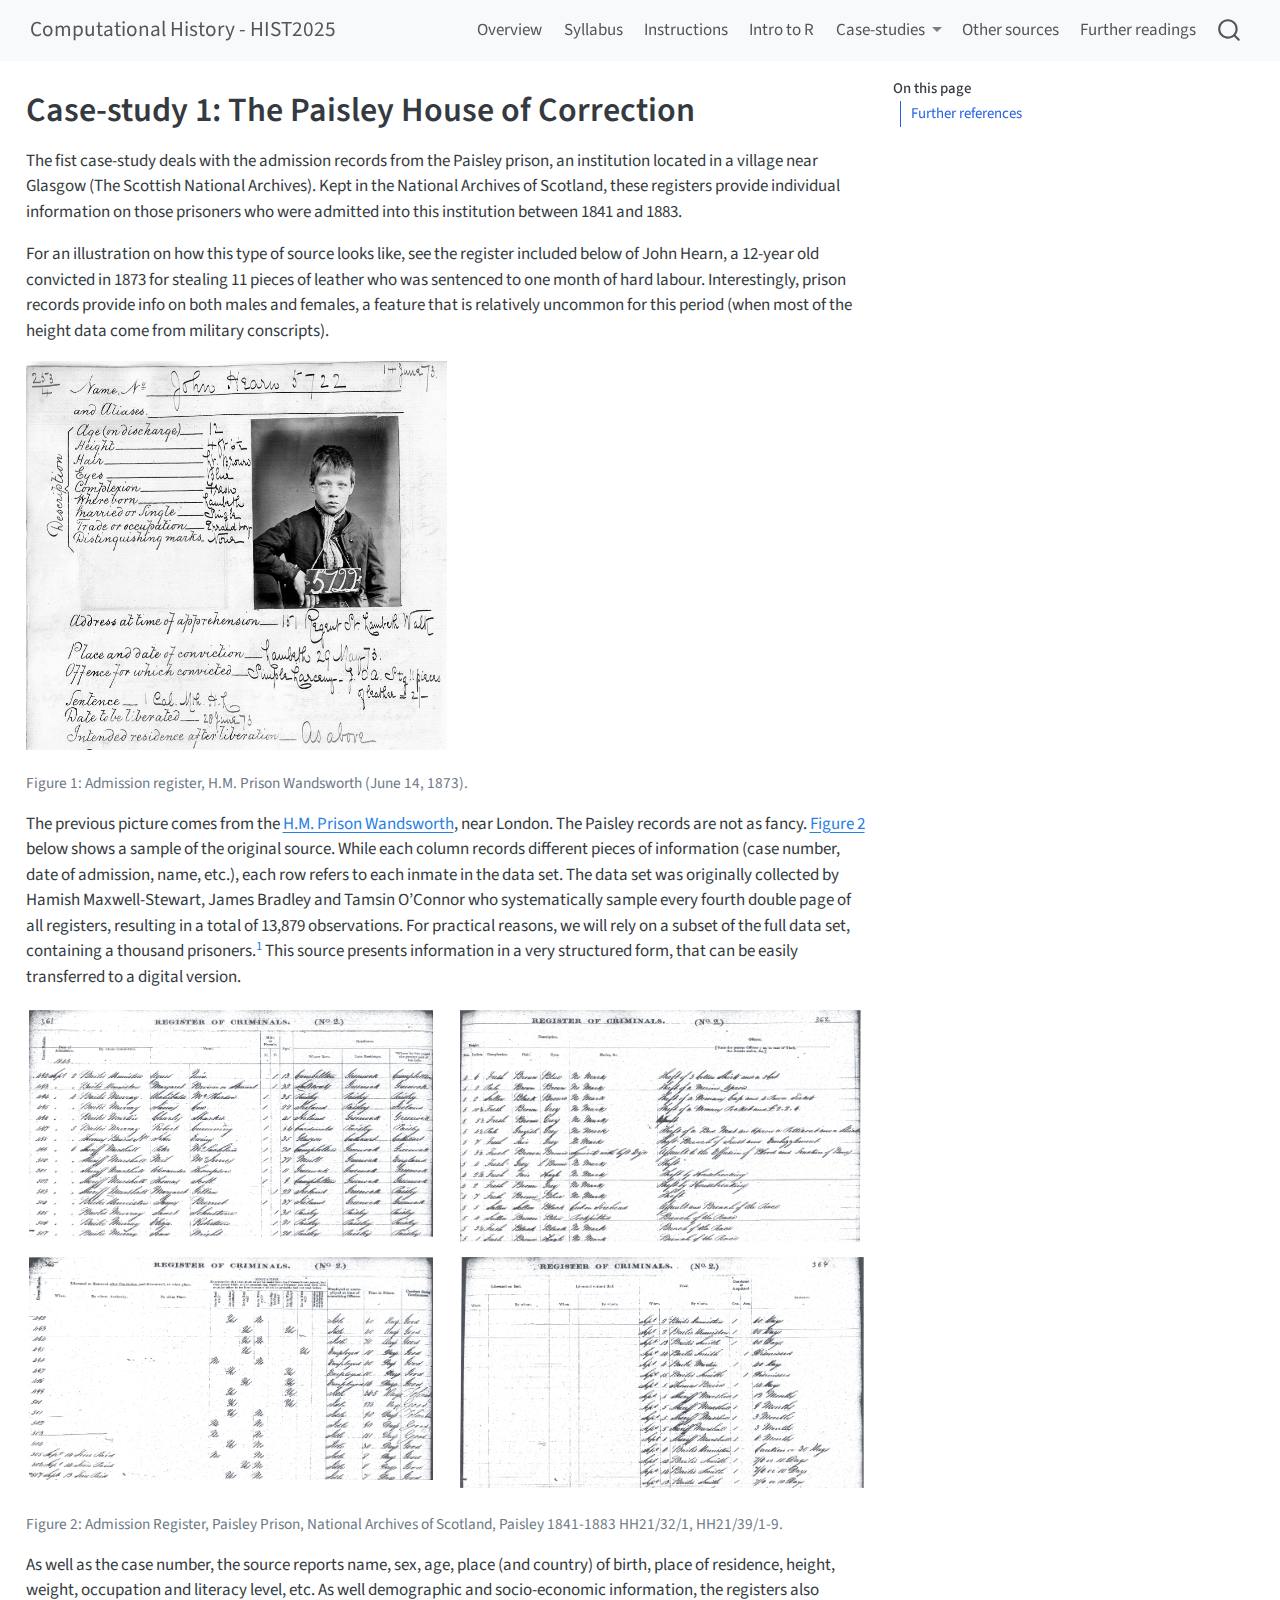
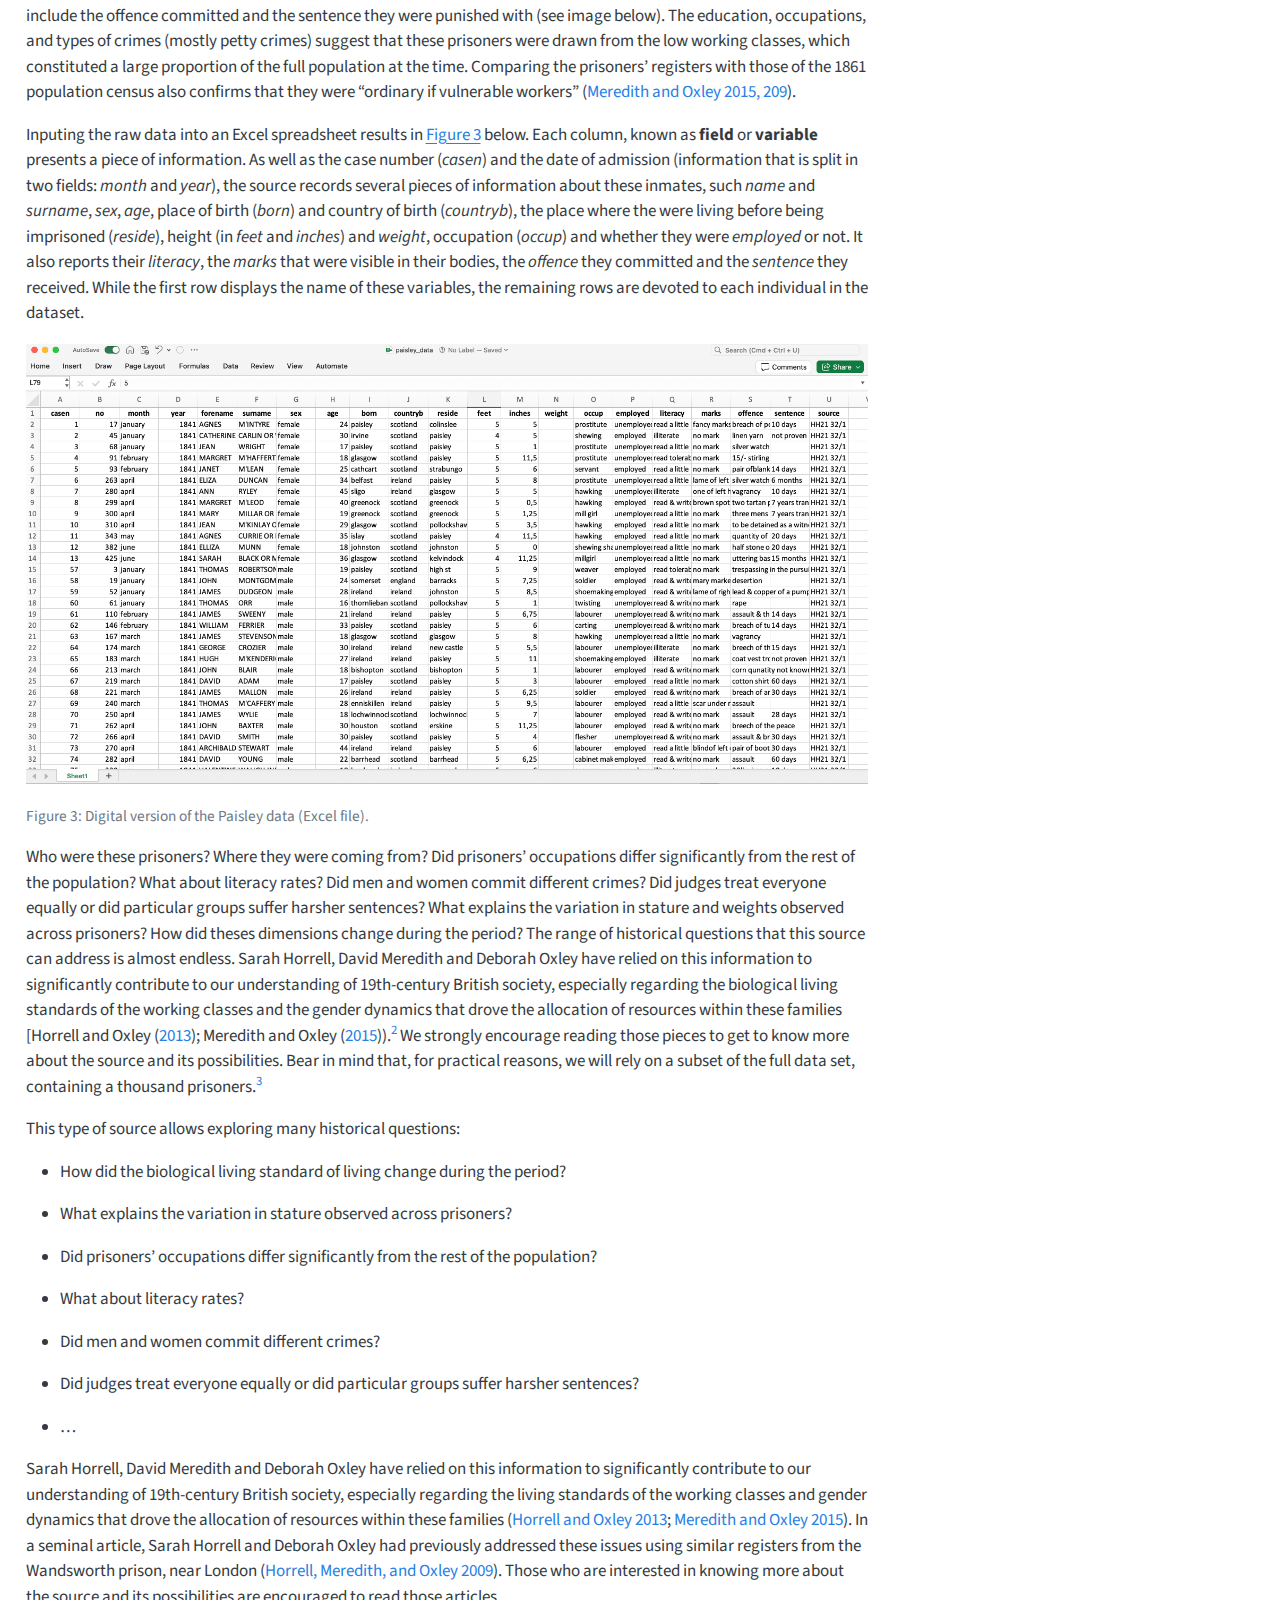
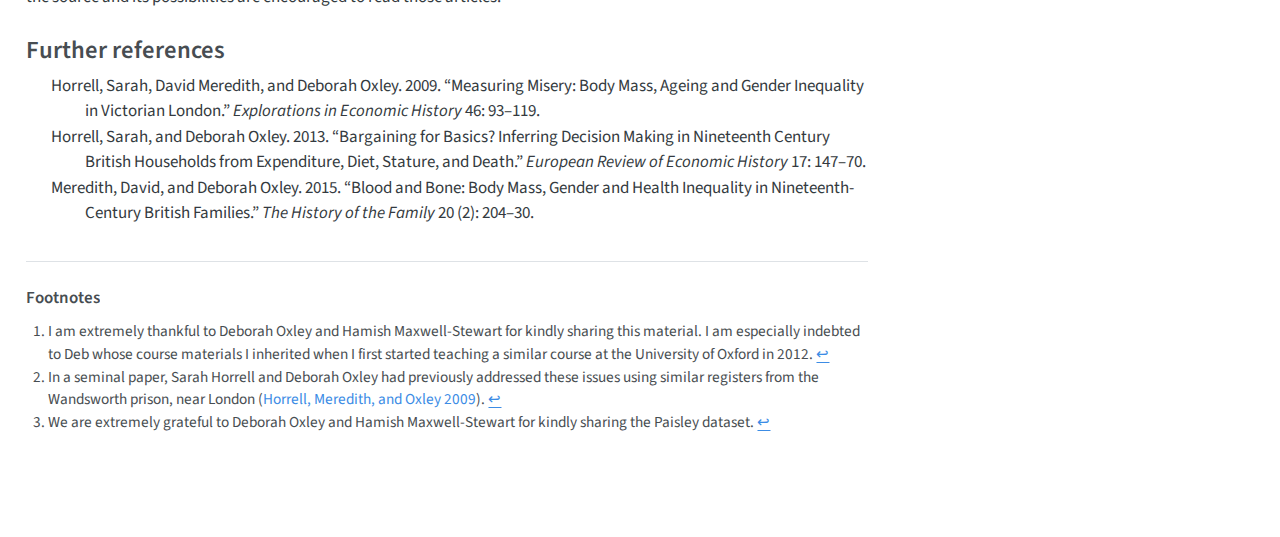
<file: docs/backg-paisley.html>
<!DOCTYPE html>
<html xmlns="http://www.w3.org/1999/xhtml" lang="en" xml:lang="en"><head>

<meta charset="utf-8">
<meta name="generator" content="quarto-1.6.42">

<meta name="viewport" content="width=device-width, initial-scale=1.0, user-scalable=yes">


<title>Case-study 1: The Paisley House of Correction – Computational History - HIST2025</title>
<style>
code{white-space: pre-wrap;}
span.smallcaps{font-variant: small-caps;}
div.columns{display: flex; gap: min(4vw, 1.5em);}
div.column{flex: auto; overflow-x: auto;}
div.hanging-indent{margin-left: 1.5em; text-indent: -1.5em;}
ul.task-list{list-style: none;}
ul.task-list li input[type="checkbox"] {
  width: 0.8em;
  margin: 0 0.8em 0.2em -1em; /* quarto-specific, see https://github.com/quarto-dev/quarto-cli/issues/4556 */ 
  vertical-align: middle;
}
/* CSS for citations */
div.csl-bib-body { }
div.csl-entry {
  clear: both;
  margin-bottom: 0em;
}
.hanging-indent div.csl-entry {
  margin-left:2em;
  text-indent:-2em;
}
div.csl-left-margin {
  min-width:2em;
  float:left;
}
div.csl-right-inline {
  margin-left:2em;
  padding-left:1em;
}
div.csl-indent {
  margin-left: 2em;
}</style>


<script src="site_libs/quarto-nav/quarto-nav.js"></script>
<script src="site_libs/quarto-nav/headroom.min.js"></script>
<script src="site_libs/clipboard/clipboard.min.js"></script>
<script src="site_libs/quarto-search/autocomplete.umd.js"></script>
<script src="site_libs/quarto-search/fuse.min.js"></script>
<script src="site_libs/quarto-search/quarto-search.js"></script>
<meta name="quarto:offset" content="./">
<script src="site_libs/quarto-html/quarto.js"></script>
<script src="site_libs/quarto-html/popper.min.js"></script>
<script src="site_libs/quarto-html/tippy.umd.min.js"></script>
<script src="site_libs/quarto-html/anchor.min.js"></script>
<link href="site_libs/quarto-html/tippy.css" rel="stylesheet">
<link href="site_libs/quarto-html/quarto-syntax-highlighting-2f5df379a58b258e96c21c0638c20c03.css" rel="stylesheet" id="quarto-text-highlighting-styles">
<script src="site_libs/bootstrap/bootstrap.min.js"></script>
<link href="site_libs/bootstrap/bootstrap-icons.css" rel="stylesheet">
<link href="site_libs/bootstrap/bootstrap-f8fa45338e7d851592d6b4ad57ea2445.min.css" rel="stylesheet" append-hash="true" id="quarto-bootstrap" data-mode="light">
<script id="quarto-search-options" type="application/json">{
  "location": "navbar",
  "copy-button": false,
  "collapse-after": 3,
  "panel-placement": "end",
  "type": "overlay",
  "limit": 50,
  "keyboard-shortcut": [
    "f",
    "/",
    "s"
  ],
  "show-item-context": false,
  "language": {
    "search-no-results-text": "No results",
    "search-matching-documents-text": "matching documents",
    "search-copy-link-title": "Copy link to search",
    "search-hide-matches-text": "Hide additional matches",
    "search-more-match-text": "more match in this document",
    "search-more-matches-text": "more matches in this document",
    "search-clear-button-title": "Clear",
    "search-text-placeholder": "",
    "search-detached-cancel-button-title": "Cancel",
    "search-submit-button-title": "Submit",
    "search-label": "Search"
  }
}</script>


<link rel="stylesheet" href="styles.css">
</head>

<body class="nav-fixed">

<div id="quarto-search-results"></div>
  <header id="quarto-header" class="headroom fixed-top">
    <nav class="navbar navbar-expand-lg " data-bs-theme="dark">
      <div class="navbar-container container-fluid">
      <div class="navbar-brand-container mx-auto">
    <a class="navbar-brand" href="./index.html">
    <span class="navbar-title">Computational History - HIST2025</span>
    </a>
  </div>
            <div id="quarto-search" class="" title="Search"></div>
          <button class="navbar-toggler" type="button" data-bs-toggle="collapse" data-bs-target="#navbarCollapse" aria-controls="navbarCollapse" role="menu" aria-expanded="false" aria-label="Toggle navigation" onclick="if (window.quartoToggleHeadroom) { window.quartoToggleHeadroom(); }">
  <span class="navbar-toggler-icon"></span>
</button>
          <div class="collapse navbar-collapse" id="navbarCollapse">
            <ul class="navbar-nav navbar-nav-scroll ms-auto">
  <li class="nav-item">
    <a class="nav-link" href="./index.html"> <i class="bi bi-fa-home" role="img">
</i> 
<span class="menu-text">Overview</span></a>
  </li>  
  <li class="nav-item">
    <a class="nav-link" href="./syllabus.html"> <i class="bi bi-fa-home" role="img">
</i> 
<span class="menu-text">Syllabus</span></a>
  </li>  
  <li class="nav-item">
    <a class="nav-link" href="./instructions.html"> <i class="bi bi-fa-list-ul" role="img">
</i> 
<span class="menu-text">Instructions</span></a>
  </li>  
  <li class="nav-item">
    <a class="nav-link" href="./get-r.html"> <i class="bi bi-fa-book" role="img">
</i> 
<span class="menu-text">Intro to R</span></a>
  </li>  
  <li class="nav-item dropdown ">
    <a class="nav-link dropdown-toggle" href="#" id="nav-menu-case-studies" role="link" data-bs-toggle="dropdown" aria-expanded="false">
      <i class="bi bi-fa-book" role="img">
</i> 
 <span class="menu-text">Case-studies</span>
    </a>
    <ul class="dropdown-menu dropdown-menu-end" aria-labelledby="nav-menu-case-studies">    
        <li>
    <a class="dropdown-item" href="./backg-paisley.html">
 <span class="dropdown-text">The Paisley Prisoners</span></a>
  </li>  
        <li>
    <a class="dropdown-item" href="./backg-speeches.html">
 <span class="dropdown-text">The State of the Union Speeches</span></a>
  </li>  
        <li>
    <a class="dropdown-item" href="./backg-tnp.html">
 <span class="dropdown-text">The Tudor Network of Letters</span></a>
  </li>  
    </ul>
  </li>
  <li class="nav-item">
    <a class="nav-link" href="./other-data.html"> 
<span class="menu-text">Other sources</span></a>
  </li>  
  <li class="nav-item">
    <a class="nav-link" href="./further-readings.html"> 
<span class="menu-text">Further readings</span></a>
  </li>  
</ul>
          </div> <!-- /navcollapse -->
            <div class="quarto-navbar-tools">
</div>
      </div> <!-- /container-fluid -->
    </nav>
</header>
<!-- content -->
<div id="quarto-content" class="quarto-container page-columns page-rows-contents page-layout-full page-navbar">
<!-- sidebar -->
<!-- margin-sidebar -->
    <div id="quarto-margin-sidebar" class="sidebar margin-sidebar">
        <nav id="TOC" role="doc-toc" class="toc-active">
    <h2 id="toc-title">On this page</h2>
   
  <ul>
  <li><a href="#further-references" id="toc-further-references" class="nav-link active" data-scroll-target="#further-references">Further references</a></li>
  </ul>
</nav>
    </div>
<!-- main -->
<main class="content column-page-left" id="quarto-document-content">

<header id="title-block-header" class="quarto-title-block default">
<div class="quarto-title">
<h1 class="title">Case-study 1: The Paisley House of Correction</h1>
</div>



<div class="quarto-title-meta column-page-left">

    
  
    
  </div>
  


</header>


<p>The fist case-study deals with the admission records from the Paisley prison, an institution located in a village near Glasgow (The Scottish National Archives). Kept in the National Archives of Scotland, these registers provide individual information on those prisoners who were admitted into this institution between 1841 and 1883.</p>
<p>For an illustration on how this type of source looks like, see the register included below of John Hearn, a 12-year old convicted in 1873 for stealing 11 pieces of leather who was sentenced to one month of hard labour. Interestingly, prison records provide info on both males and females, a feature that is relatively uncommon for this period (when most of the height data come from military conscripts).</p>
<div id="fig-john" class="quarto-layout-panel">
<figure class="quarto-float quarto-float-fig figure">
<div aria-describedby="fig-john-caption-0ceaefa1-69ba-4598-a22c-09a6ac19f8ca">
<div class="quarto-layout-row">
<div class="quarto-layout-cell" style="flex-basis: 100.0%;justify-content: flex-start;">
<img src="images/john-hearn.png" style="width:50.0%;height:50.0%" class="figure-img">
</div>
</div>
</div>
<figcaption class="quarto-float-caption-bottom quarto-float-caption quarto-float-fig" id="fig-john-caption-0ceaefa1-69ba-4598-a22c-09a6ac19f8ca">
Figure&nbsp;1: Admission register, H.M. Prison Wandsworth (June 14, 1873).
</figcaption>
</figure>
</div>
<p>The previous picture comes from the <a href="https://discovery.nationalarchives.gov.uk/details/r/d0cbdc1e-f297-4488-9acf-1da291f28f76">H.M. Prison Wandsworth</a>, near London. The Paisley records are not as fancy. <a href="#fig-source" class="quarto-xref">Figure&nbsp;2</a> below shows a sample of the original source. While each column records different pieces of information (case number, date of admission, name, etc.), each row refers to each inmate in the data set. The data set was originally collected by Hamish Maxwell-Stewart, James Bradley and Tamsin O’Connor who systematically sample every fourth double page of all registers, resulting in a total of 13,879 observations. For practical reasons, we will rely on a subset of the full data set, containing a thousand prisoners.<a href="#fn1" class="footnote-ref" id="fnref1" role="doc-noteref"><sup>1</sup></a> This source presents information in a very structured form, that can be easily transferred to a digital version.</p>
<div id="fig-source" class="quarto-layout-panel">
<figure class="quarto-float quarto-float-fig figure">
<div aria-describedby="fig-source-caption-0ceaefa1-69ba-4598-a22c-09a6ac19f8ca">
<div class="quarto-layout-row">
<div class="quarto-layout-cell" style="flex-basis: 50.0%;justify-content: center;">
<p><img src="images/paisley1.png" class="img-fluid figure-img"></p>
</div>
<div class="quarto-layout-cell" style="flex-basis: 50.0%;justify-content: center;">
<p><img src="images/paisley2.png" class="img-fluid figure-img"></p>
</div>
</div>
<div class="quarto-layout-row">
<div class="quarto-layout-cell" style="flex-basis: 50.0%;justify-content: center;">
<p><img src="images/paisley3.png" class="img-fluid figure-img"></p>
</div>
<div class="quarto-layout-cell" style="flex-basis: 50.0%;justify-content: center;">
<p><img src="images/paisley4.png" class="img-fluid figure-img"></p>
</div>
</div>
</div>
<figcaption class="quarto-float-caption-bottom quarto-float-caption quarto-float-fig" id="fig-source-caption-0ceaefa1-69ba-4598-a22c-09a6ac19f8ca">
Figure&nbsp;2: Admission Register, Paisley Prison, National Archives of Scotland, Paisley 1841-1883 HH21/32/1, HH21/39/1-9.
</figcaption>
</figure>
</div>
<p>As well as the case number, the source reports name, sex, age, place (and country) of birth, place of residence, height, weight, occupation and literacy level, etc. As well demographic and socio-economic information, the registers also include the offence committed and the sentence they were punished with (see image below). The education, occupations, and types of crimes (mostly petty crimes) suggest that these prisoners were drawn from the low working classes, which constituted a large proportion of the full population at the time. Comparing the prisoners’ registers with those of the 1861 population census also confirms that they were “ordinary if vulnerable workers” <span class="citation" data-cites="meredith2015">(<a href="#ref-meredith2015" role="doc-biblioref">Meredith and Oxley 2015, 209</a>)</span>.</p>
<p>Inputing the raw data into an Excel spreadsheet results in <a href="#fig-excel" class="quarto-xref">Figure&nbsp;3</a> below. Each column, known as <strong>field</strong> or <strong>variable</strong> presents a piece of information. As well as the case number (<em>casen</em>) and the date of admission (information that is split in two fields: <em>month</em> and <em>year</em>), the source records several pieces of information about these inmates, such <em>name</em> and <em>surname</em>, <em>sex</em>, <em>age</em>, place of birth (<em>born</em>) and country of birth (<em>countryb</em>), the place where the were living before being imprisoned (<em>reside</em>), height (in <em>feet</em> and <em>inches</em>) and <em>weight</em>, occupation (<em>occup</em>) and whether they were <em>employed</em> or not. It also reports their <em>literacy</em>, the <em>marks</em> that were visible in their bodies, the <em>offence</em> they committed and the <em>sentence</em> they received. While the first row displays the name of these variables, the remaining rows are devoted to each individual in the dataset.</p>
<div id="fig-excel" class="quarto-layout-panel">
<figure class="quarto-float quarto-float-fig figure">
<div aria-describedby="fig-excel-caption-0ceaefa1-69ba-4598-a22c-09a6ac19f8ca">
<div class="quarto-layout-row">
<div class="quarto-layout-cell" style="flex-basis: 100.0%;justify-content: flex-start;">
<img src="images/paisley-excel.png" style="width:100.0%;height:100.0%" class="figure-img">
</div>
</div>
</div>
<figcaption class="quarto-float-caption-bottom quarto-float-caption quarto-float-fig" id="fig-excel-caption-0ceaefa1-69ba-4598-a22c-09a6ac19f8ca">
Figure&nbsp;3: Digital version of the Paisley data (Excel file).
</figcaption>
</figure>
</div>
<p>Who were these prisoners? Where they were coming from? Did prisoners’ occupations differ significantly from the rest of the population? What about literacy rates? Did men and women commit different crimes? Did judges treat everyone equally or did particular groups suffer harsher sentences? What explains the variation in stature and weights observed across prisoners? How did theses dimensions change during the period? The range of historical questions that this source can address is almost endless. Sarah Horrell, David Meredith and Deborah Oxley have relied on this information to significantly contribute to our understanding of 19th-century British society, especially regarding the biological living standards of the working classes and the gender dynamics that drove the allocation of resources within these families [<span class="citation" data-cites="horrell2013">Horrell and Oxley (<a href="#ref-horrell2013" role="doc-biblioref">2013</a>)</span>; <span class="citation" data-cites="meredith2015">Meredith and Oxley (<a href="#ref-meredith2015" role="doc-biblioref">2015</a>)</span>).<a href="#fn2" class="footnote-ref" id="fnref2" role="doc-noteref"><sup>2</sup></a> We strongly encourage reading those pieces to get to know more about the source and its possibilities. Bear in mind that, for practical reasons, we will rely on a subset of the full data set, containing a thousand prisoners.<a href="#fn3" class="footnote-ref" id="fnref3" role="doc-noteref"><sup>3</sup></a></p>
<p>This type of source allows exploring many historical questions:</p>
<ul>
<li><p>How did the biological living standard of living change during the period?</p></li>
<li><p>What explains the variation in stature observed across prisoners?</p></li>
<li><p>Did prisoners’ occupations differ significantly from the rest of the population?</p></li>
<li><p>What about literacy rates?</p></li>
<li><p>Did men and women commit different crimes?</p></li>
<li><p>Did judges treat everyone equally or did particular groups suffer harsher sentences?</p></li>
<li><p>…</p></li>
</ul>
<p>Sarah Horrell, David Meredith and Deborah Oxley have relied on this information to significantly contribute to our understanding of 19th-century British society, especially regarding the living standards of the working classes and gender dynamics that drove the allocation of resources within these families <span class="citation" data-cites="horrell2013 meredith2015">(<a href="#ref-horrell2013" role="doc-biblioref">Horrell and Oxley 2013</a>; <a href="#ref-meredith2015" role="doc-biblioref">Meredith and Oxley 2015</a>)</span>. In a seminal article, Sarah Horrell and Deborah Oxley had previously addressed these issues using similar registers from the Wandsworth prison, near London <span class="citation" data-cites="horrell2009">(<a href="#ref-horrell2009" role="doc-biblioref">Horrell, Meredith, and Oxley 2009</a>)</span>. Those who are interested in knowing more about the source and its possibilities are encouraged to read those articles.</p>
<div style="page-break-after: always;"></div>
<section id="further-references" class="level3">
<h3 class="anchored" data-anchor-id="further-references">Further references</h3>
<div id="refs" class="references csl-bib-body hanging-indent" data-entry-spacing="0" role="list">
<div id="ref-horrell2009" class="csl-entry" role="listitem">
Horrell, Sarah, David Meredith, and Deborah Oxley. 2009. <span>“Measuring Misery: <span>Body</span> Mass, Ageing and Gender Inequality in <span>Victorian</span> <span>London</span>.”</span> <em>Explorations in Economic History</em> 46: 93–119.
</div>
<div id="ref-horrell2013" class="csl-entry" role="listitem">
Horrell, Sarah, and Deborah Oxley. 2013. <span>“Bargaining for Basics? <span>Inferring</span> Decision Making in Nineteenth Century <span>British</span> Households from Expenditure, Diet, Stature, and Death.”</span> <em>European Review of Economic History</em> 17: 147–70.
</div>
<div id="ref-meredith2015" class="csl-entry" role="listitem">
Meredith, David, and Deborah Oxley. 2015. <span>“Blood and Bone: <span>Body</span> Mass, Gender and Health Inequality in Nineteenth-Century British Families.”</span> <em>The History of the Family</em> 20 (2): 204–30.
</div>
</div>


</section>


<div id="quarto-appendix" class="default"><section id="footnotes" class="footnotes footnotes-end-of-document" role="doc-endnotes"><h2 class="anchored quarto-appendix-heading">Footnotes</h2>

<ol>
<li id="fn1"><p>I am extremely thankful to Deborah Oxley and Hamish Maxwell-Stewart for kindly sharing this material. I am especially indebted to Deb whose course materials I inherited when I first started teaching a similar course at the University of Oxford in 2012.<a href="#fnref1" class="footnote-back" role="doc-backlink">↩︎</a></p></li>
<li id="fn2"><p>In a seminal paper, Sarah Horrell and Deborah Oxley had previously addressed these issues using similar registers from the Wandsworth prison, near London <span class="citation" data-cites="horrell2009">(<a href="#ref-horrell2009" role="doc-biblioref">Horrell, Meredith, and Oxley 2009</a>)</span>.<a href="#fnref2" class="footnote-back" role="doc-backlink">↩︎</a></p></li>
<li id="fn3"><p>We are extremely grateful to Deborah Oxley and Hamish Maxwell-Stewart for kindly sharing the Paisley dataset.<a href="#fnref3" class="footnote-back" role="doc-backlink">↩︎</a></p></li>
</ol>
</section></div></main> <!-- /main -->
<script id="quarto-html-after-body" type="application/javascript">
window.document.addEventListener("DOMContentLoaded", function (event) {
  const toggleBodyColorMode = (bsSheetEl) => {
    const mode = bsSheetEl.getAttribute("data-mode");
    const bodyEl = window.document.querySelector("body");
    if (mode === "dark") {
      bodyEl.classList.add("quarto-dark");
      bodyEl.classList.remove("quarto-light");
    } else {
      bodyEl.classList.add("quarto-light");
      bodyEl.classList.remove("quarto-dark");
    }
  }
  const toggleBodyColorPrimary = () => {
    const bsSheetEl = window.document.querySelector("link#quarto-bootstrap");
    if (bsSheetEl) {
      toggleBodyColorMode(bsSheetEl);
    }
  }
  toggleBodyColorPrimary();  
  const icon = "";
  const anchorJS = new window.AnchorJS();
  anchorJS.options = {
    placement: 'right',
    icon: icon
  };
  anchorJS.add('.anchored');
  const isCodeAnnotation = (el) => {
    for (const clz of el.classList) {
      if (clz.startsWith('code-annotation-')) {                     
        return true;
      }
    }
    return false;
  }
  const onCopySuccess = function(e) {
    // button target
    const button = e.trigger;
    // don't keep focus
    button.blur();
    // flash "checked"
    button.classList.add('code-copy-button-checked');
    var currentTitle = button.getAttribute("title");
    button.setAttribute("title", "Copied!");
    let tooltip;
    if (window.bootstrap) {
      button.setAttribute("data-bs-toggle", "tooltip");
      button.setAttribute("data-bs-placement", "left");
      button.setAttribute("data-bs-title", "Copied!");
      tooltip = new bootstrap.Tooltip(button, 
        { trigger: "manual", 
          customClass: "code-copy-button-tooltip",
          offset: [0, -8]});
      tooltip.show();    
    }
    setTimeout(function() {
      if (tooltip) {
        tooltip.hide();
        button.removeAttribute("data-bs-title");
        button.removeAttribute("data-bs-toggle");
        button.removeAttribute("data-bs-placement");
      }
      button.setAttribute("title", currentTitle);
      button.classList.remove('code-copy-button-checked');
    }, 1000);
    // clear code selection
    e.clearSelection();
  }
  const getTextToCopy = function(trigger) {
      const codeEl = trigger.previousElementSibling.cloneNode(true);
      for (const childEl of codeEl.children) {
        if (isCodeAnnotation(childEl)) {
          childEl.remove();
        }
      }
      return codeEl.innerText;
  }
  const clipboard = new window.ClipboardJS('.code-copy-button:not([data-in-quarto-modal])', {
    text: getTextToCopy
  });
  clipboard.on('success', onCopySuccess);
  if (window.document.getElementById('quarto-embedded-source-code-modal')) {
    const clipboardModal = new window.ClipboardJS('.code-copy-button[data-in-quarto-modal]', {
      text: getTextToCopy,
      container: window.document.getElementById('quarto-embedded-source-code-modal')
    });
    clipboardModal.on('success', onCopySuccess);
  }
    var localhostRegex = new RegExp(/^(?:http|https):\/\/localhost\:?[0-9]*\//);
    var mailtoRegex = new RegExp(/^mailto:/);
      var filterRegex = new RegExp('/' + window.location.host + '/');
    var isInternal = (href) => {
        return filterRegex.test(href) || localhostRegex.test(href) || mailtoRegex.test(href);
    }
    // Inspect non-navigation links and adorn them if external
 	var links = window.document.querySelectorAll('a[href]:not(.nav-link):not(.navbar-brand):not(.toc-action):not(.sidebar-link):not(.sidebar-item-toggle):not(.pagination-link):not(.no-external):not([aria-hidden]):not(.dropdown-item):not(.quarto-navigation-tool):not(.about-link)');
    for (var i=0; i<links.length; i++) {
      const link = links[i];
      if (!isInternal(link.href)) {
        // undo the damage that might have been done by quarto-nav.js in the case of
        // links that we want to consider external
        if (link.dataset.originalHref !== undefined) {
          link.href = link.dataset.originalHref;
        }
      }
    }
  function tippyHover(el, contentFn, onTriggerFn, onUntriggerFn) {
    const config = {
      allowHTML: true,
      maxWidth: 500,
      delay: 100,
      arrow: false,
      appendTo: function(el) {
          return el.parentElement;
      },
      interactive: true,
      interactiveBorder: 10,
      theme: 'quarto',
      placement: 'bottom-start',
    };
    if (contentFn) {
      config.content = contentFn;
    }
    if (onTriggerFn) {
      config.onTrigger = onTriggerFn;
    }
    if (onUntriggerFn) {
      config.onUntrigger = onUntriggerFn;
    }
    window.tippy(el, config); 
  }
  const noterefs = window.document.querySelectorAll('a[role="doc-noteref"]');
  for (var i=0; i<noterefs.length; i++) {
    const ref = noterefs[i];
    tippyHover(ref, function() {
      // use id or data attribute instead here
      let href = ref.getAttribute('data-footnote-href') || ref.getAttribute('href');
      try { href = new URL(href).hash; } catch {}
      const id = href.replace(/^#\/?/, "");
      const note = window.document.getElementById(id);
      if (note) {
        return note.innerHTML;
      } else {
        return "";
      }
    });
  }
  const xrefs = window.document.querySelectorAll('a.quarto-xref');
  const processXRef = (id, note) => {
    // Strip column container classes
    const stripColumnClz = (el) => {
      el.classList.remove("page-full", "page-columns");
      if (el.children) {
        for (const child of el.children) {
          stripColumnClz(child);
        }
      }
    }
    stripColumnClz(note)
    if (id === null || id.startsWith('sec-')) {
      // Special case sections, only their first couple elements
      const container = document.createElement("div");
      if (note.children && note.children.length > 2) {
        container.appendChild(note.children[0].cloneNode(true));
        for (let i = 1; i < note.children.length; i++) {
          const child = note.children[i];
          if (child.tagName === "P" && child.innerText === "") {
            continue;
          } else {
            container.appendChild(child.cloneNode(true));
            break;
          }
        }
        if (window.Quarto?.typesetMath) {
          window.Quarto.typesetMath(container);
        }
        return container.innerHTML
      } else {
        if (window.Quarto?.typesetMath) {
          window.Quarto.typesetMath(note);
        }
        return note.innerHTML;
      }
    } else {
      // Remove any anchor links if they are present
      const anchorLink = note.querySelector('a.anchorjs-link');
      if (anchorLink) {
        anchorLink.remove();
      }
      if (window.Quarto?.typesetMath) {
        window.Quarto.typesetMath(note);
      }
      if (note.classList.contains("callout")) {
        return note.outerHTML;
      } else {
        return note.innerHTML;
      }
    }
  }
  for (var i=0; i<xrefs.length; i++) {
    const xref = xrefs[i];
    tippyHover(xref, undefined, function(instance) {
      instance.disable();
      let url = xref.getAttribute('href');
      let hash = undefined; 
      if (url.startsWith('#')) {
        hash = url;
      } else {
        try { hash = new URL(url).hash; } catch {}
      }
      if (hash) {
        const id = hash.replace(/^#\/?/, "");
        const note = window.document.getElementById(id);
        if (note !== null) {
          try {
            const html = processXRef(id, note.cloneNode(true));
            instance.setContent(html);
          } finally {
            instance.enable();
            instance.show();
          }
        } else {
          // See if we can fetch this
          fetch(url.split('#')[0])
          .then(res => res.text())
          .then(html => {
            const parser = new DOMParser();
            const htmlDoc = parser.parseFromString(html, "text/html");
            const note = htmlDoc.getElementById(id);
            if (note !== null) {
              const html = processXRef(id, note);
              instance.setContent(html);
            } 
          }).finally(() => {
            instance.enable();
            instance.show();
          });
        }
      } else {
        // See if we can fetch a full url (with no hash to target)
        // This is a special case and we should probably do some content thinning / targeting
        fetch(url)
        .then(res => res.text())
        .then(html => {
          const parser = new DOMParser();
          const htmlDoc = parser.parseFromString(html, "text/html");
          const note = htmlDoc.querySelector('main.content');
          if (note !== null) {
            // This should only happen for chapter cross references
            // (since there is no id in the URL)
            // remove the first header
            if (note.children.length > 0 && note.children[0].tagName === "HEADER") {
              note.children[0].remove();
            }
            const html = processXRef(null, note);
            instance.setContent(html);
          } 
        }).finally(() => {
          instance.enable();
          instance.show();
        });
      }
    }, function(instance) {
    });
  }
      let selectedAnnoteEl;
      const selectorForAnnotation = ( cell, annotation) => {
        let cellAttr = 'data-code-cell="' + cell + '"';
        let lineAttr = 'data-code-annotation="' +  annotation + '"';
        const selector = 'span[' + cellAttr + '][' + lineAttr + ']';
        return selector;
      }
      const selectCodeLines = (annoteEl) => {
        const doc = window.document;
        const targetCell = annoteEl.getAttribute("data-target-cell");
        const targetAnnotation = annoteEl.getAttribute("data-target-annotation");
        const annoteSpan = window.document.querySelector(selectorForAnnotation(targetCell, targetAnnotation));
        const lines = annoteSpan.getAttribute("data-code-lines").split(",");
        const lineIds = lines.map((line) => {
          return targetCell + "-" + line;
        })
        let top = null;
        let height = null;
        let parent = null;
        if (lineIds.length > 0) {
            //compute the position of the single el (top and bottom and make a div)
            const el = window.document.getElementById(lineIds[0]);
            top = el.offsetTop;
            height = el.offsetHeight;
            parent = el.parentElement.parentElement;
          if (lineIds.length > 1) {
            const lastEl = window.document.getElementById(lineIds[lineIds.length - 1]);
            const bottom = lastEl.offsetTop + lastEl.offsetHeight;
            height = bottom - top;
          }
          if (top !== null && height !== null && parent !== null) {
            // cook up a div (if necessary) and position it 
            let div = window.document.getElementById("code-annotation-line-highlight");
            if (div === null) {
              div = window.document.createElement("div");
              div.setAttribute("id", "code-annotation-line-highlight");
              div.style.position = 'absolute';
              parent.appendChild(div);
            }
            div.style.top = top - 2 + "px";
            div.style.height = height + 4 + "px";
            div.style.left = 0;
            let gutterDiv = window.document.getElementById("code-annotation-line-highlight-gutter");
            if (gutterDiv === null) {
              gutterDiv = window.document.createElement("div");
              gutterDiv.setAttribute("id", "code-annotation-line-highlight-gutter");
              gutterDiv.style.position = 'absolute';
              const codeCell = window.document.getElementById(targetCell);
              const gutter = codeCell.querySelector('.code-annotation-gutter');
              gutter.appendChild(gutterDiv);
            }
            gutterDiv.style.top = top - 2 + "px";
            gutterDiv.style.height = height + 4 + "px";
          }
          selectedAnnoteEl = annoteEl;
        }
      };
      const unselectCodeLines = () => {
        const elementsIds = ["code-annotation-line-highlight", "code-annotation-line-highlight-gutter"];
        elementsIds.forEach((elId) => {
          const div = window.document.getElementById(elId);
          if (div) {
            div.remove();
          }
        });
        selectedAnnoteEl = undefined;
      };
        // Handle positioning of the toggle
    window.addEventListener(
      "resize",
      throttle(() => {
        elRect = undefined;
        if (selectedAnnoteEl) {
          selectCodeLines(selectedAnnoteEl);
        }
      }, 10)
    );
    function throttle(fn, ms) {
    let throttle = false;
    let timer;
      return (...args) => {
        if(!throttle) { // first call gets through
            fn.apply(this, args);
            throttle = true;
        } else { // all the others get throttled
            if(timer) clearTimeout(timer); // cancel #2
            timer = setTimeout(() => {
              fn.apply(this, args);
              timer = throttle = false;
            }, ms);
        }
      };
    }
      // Attach click handler to the DT
      const annoteDls = window.document.querySelectorAll('dt[data-target-cell]');
      for (const annoteDlNode of annoteDls) {
        annoteDlNode.addEventListener('click', (event) => {
          const clickedEl = event.target;
          if (clickedEl !== selectedAnnoteEl) {
            unselectCodeLines();
            const activeEl = window.document.querySelector('dt[data-target-cell].code-annotation-active');
            if (activeEl) {
              activeEl.classList.remove('code-annotation-active');
            }
            selectCodeLines(clickedEl);
            clickedEl.classList.add('code-annotation-active');
          } else {
            // Unselect the line
            unselectCodeLines();
            clickedEl.classList.remove('code-annotation-active');
          }
        });
      }
  const findCites = (el) => {
    const parentEl = el.parentElement;
    if (parentEl) {
      const cites = parentEl.dataset.cites;
      if (cites) {
        return {
          el,
          cites: cites.split(' ')
        };
      } else {
        return findCites(el.parentElement)
      }
    } else {
      return undefined;
    }
  };
  var bibliorefs = window.document.querySelectorAll('a[role="doc-biblioref"]');
  for (var i=0; i<bibliorefs.length; i++) {
    const ref = bibliorefs[i];
    const citeInfo = findCites(ref);
    if (citeInfo) {
      tippyHover(citeInfo.el, function() {
        var popup = window.document.createElement('div');
        citeInfo.cites.forEach(function(cite) {
          var citeDiv = window.document.createElement('div');
          citeDiv.classList.add('hanging-indent');
          citeDiv.classList.add('csl-entry');
          var biblioDiv = window.document.getElementById('ref-' + cite);
          if (biblioDiv) {
            citeDiv.innerHTML = biblioDiv.innerHTML;
          }
          popup.appendChild(citeDiv);
        });
        return popup.innerHTML;
      });
    }
  }
});
</script>
</div> <!-- /content -->




</body></html>
</file>
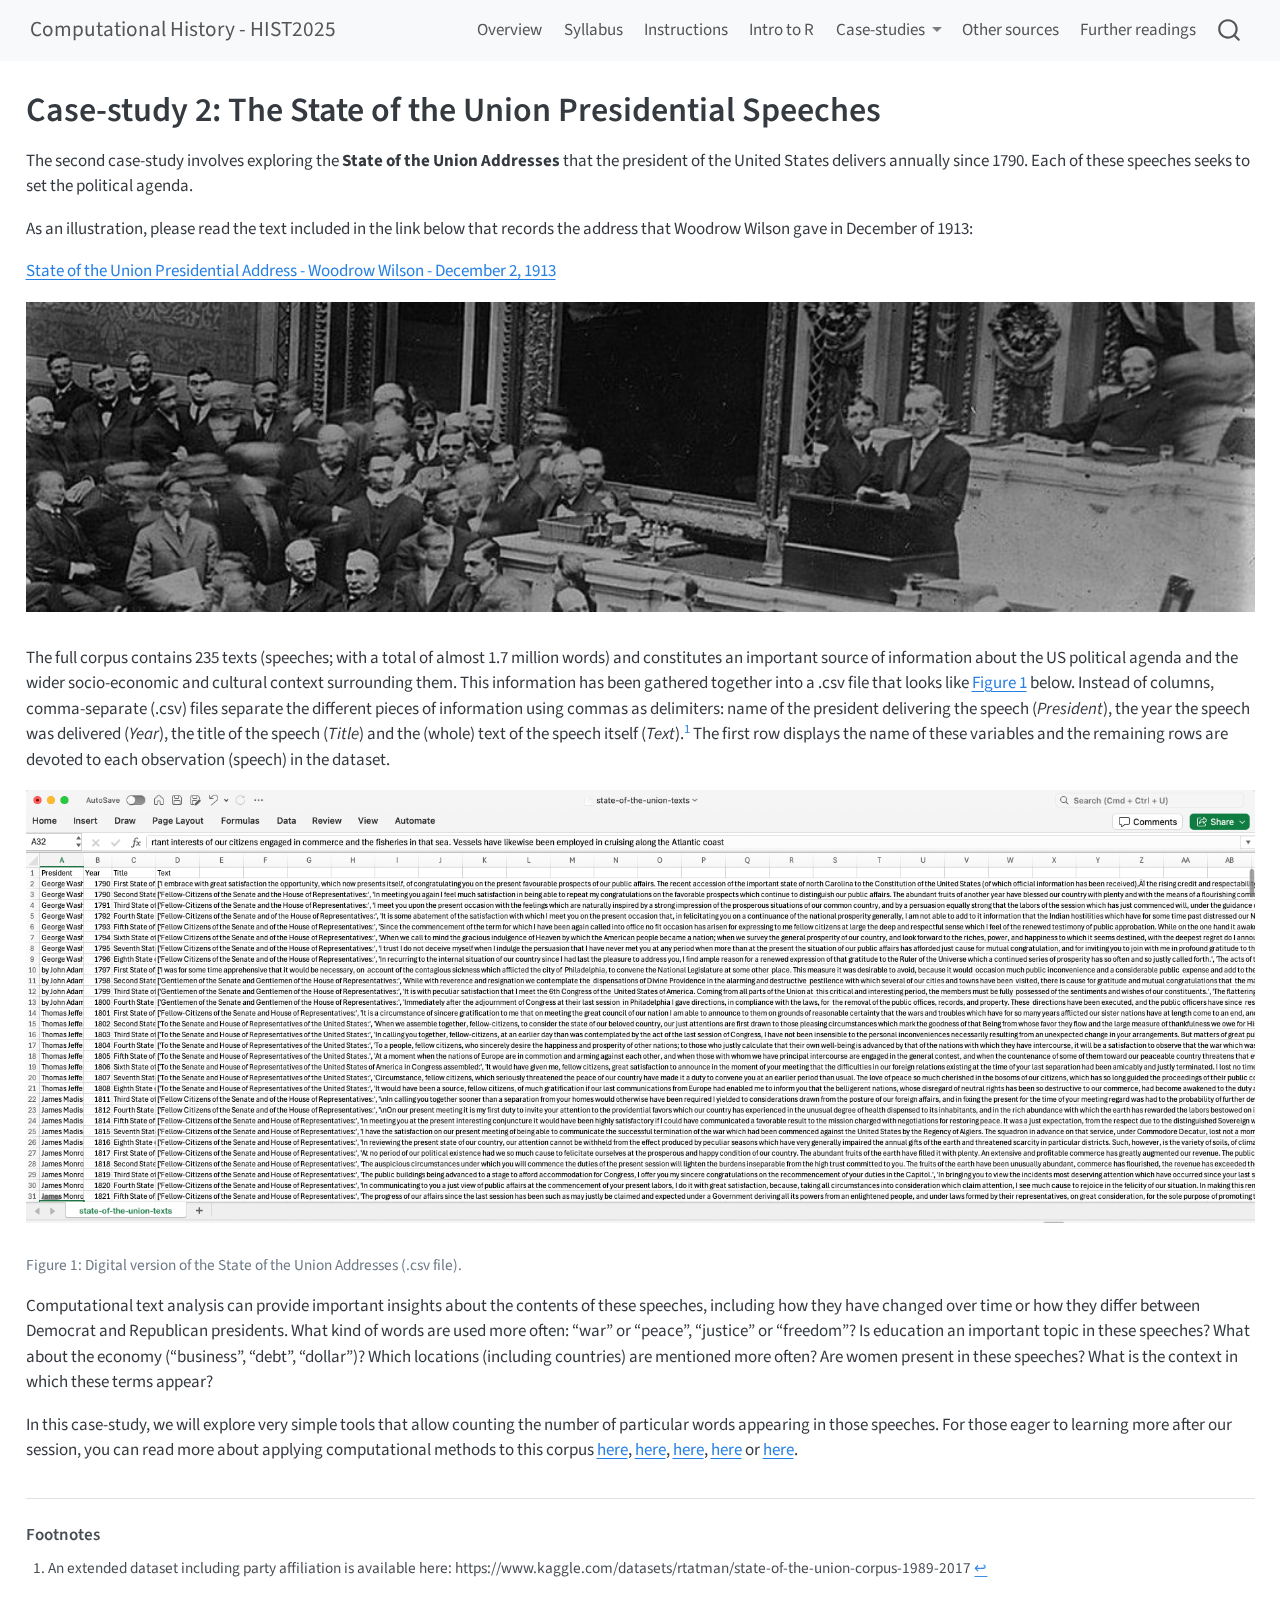
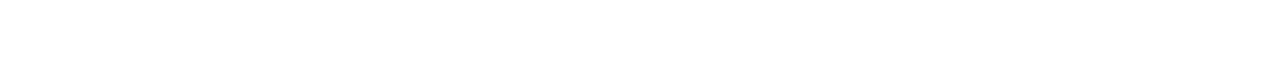
<file: docs/backg-speeches.html>
<!DOCTYPE html>
<html xmlns="http://www.w3.org/1999/xhtml" lang="en" xml:lang="en"><head>

<meta charset="utf-8">
<meta name="generator" content="quarto-1.6.42">

<meta name="viewport" content="width=device-width, initial-scale=1.0, user-scalable=yes">


<title>Case-study 2: The State of the Union Presidential Speeches – Computational History - HIST2025</title>
<style>
code{white-space: pre-wrap;}
span.smallcaps{font-variant: small-caps;}
div.columns{display: flex; gap: min(4vw, 1.5em);}
div.column{flex: auto; overflow-x: auto;}
div.hanging-indent{margin-left: 1.5em; text-indent: -1.5em;}
ul.task-list{list-style: none;}
ul.task-list li input[type="checkbox"] {
  width: 0.8em;
  margin: 0 0.8em 0.2em -1em; /* quarto-specific, see https://github.com/quarto-dev/quarto-cli/issues/4556 */ 
  vertical-align: middle;
}
</style>


<script src="site_libs/quarto-nav/quarto-nav.js"></script>
<script src="site_libs/quarto-nav/headroom.min.js"></script>
<script src="site_libs/clipboard/clipboard.min.js"></script>
<script src="site_libs/quarto-search/autocomplete.umd.js"></script>
<script src="site_libs/quarto-search/fuse.min.js"></script>
<script src="site_libs/quarto-search/quarto-search.js"></script>
<meta name="quarto:offset" content="./">
<script src="site_libs/quarto-html/quarto.js"></script>
<script src="site_libs/quarto-html/popper.min.js"></script>
<script src="site_libs/quarto-html/tippy.umd.min.js"></script>
<script src="site_libs/quarto-html/anchor.min.js"></script>
<link href="site_libs/quarto-html/tippy.css" rel="stylesheet">
<link href="site_libs/quarto-html/quarto-syntax-highlighting-2f5df379a58b258e96c21c0638c20c03.css" rel="stylesheet" id="quarto-text-highlighting-styles">
<script src="site_libs/bootstrap/bootstrap.min.js"></script>
<link href="site_libs/bootstrap/bootstrap-icons.css" rel="stylesheet">
<link href="site_libs/bootstrap/bootstrap-f8fa45338e7d851592d6b4ad57ea2445.min.css" rel="stylesheet" append-hash="true" id="quarto-bootstrap" data-mode="light">
<script id="quarto-search-options" type="application/json">{
  "location": "navbar",
  "copy-button": false,
  "collapse-after": 3,
  "panel-placement": "end",
  "type": "overlay",
  "limit": 50,
  "keyboard-shortcut": [
    "f",
    "/",
    "s"
  ],
  "show-item-context": false,
  "language": {
    "search-no-results-text": "No results",
    "search-matching-documents-text": "matching documents",
    "search-copy-link-title": "Copy link to search",
    "search-hide-matches-text": "Hide additional matches",
    "search-more-match-text": "more match in this document",
    "search-more-matches-text": "more matches in this document",
    "search-clear-button-title": "Clear",
    "search-text-placeholder": "",
    "search-detached-cancel-button-title": "Cancel",
    "search-submit-button-title": "Submit",
    "search-label": "Search"
  }
}</script>


<link rel="stylesheet" href="styles.css">
</head>

<body class="nav-fixed">

<div id="quarto-search-results"></div>
  <header id="quarto-header" class="headroom fixed-top">
    <nav class="navbar navbar-expand-lg " data-bs-theme="dark">
      <div class="navbar-container container-fluid">
      <div class="navbar-brand-container mx-auto">
    <a class="navbar-brand" href="./index.html">
    <span class="navbar-title">Computational History - HIST2025</span>
    </a>
  </div>
            <div id="quarto-search" class="" title="Search"></div>
          <button class="navbar-toggler" type="button" data-bs-toggle="collapse" data-bs-target="#navbarCollapse" aria-controls="navbarCollapse" role="menu" aria-expanded="false" aria-label="Toggle navigation" onclick="if (window.quartoToggleHeadroom) { window.quartoToggleHeadroom(); }">
  <span class="navbar-toggler-icon"></span>
</button>
          <div class="collapse navbar-collapse" id="navbarCollapse">
            <ul class="navbar-nav navbar-nav-scroll ms-auto">
  <li class="nav-item">
    <a class="nav-link" href="./index.html"> <i class="bi bi-fa-home" role="img">
</i> 
<span class="menu-text">Overview</span></a>
  </li>  
  <li class="nav-item">
    <a class="nav-link" href="./syllabus.html"> <i class="bi bi-fa-home" role="img">
</i> 
<span class="menu-text">Syllabus</span></a>
  </li>  
  <li class="nav-item">
    <a class="nav-link" href="./instructions.html"> <i class="bi bi-fa-list-ul" role="img">
</i> 
<span class="menu-text">Instructions</span></a>
  </li>  
  <li class="nav-item">
    <a class="nav-link" href="./get-r.html"> <i class="bi bi-fa-book" role="img">
</i> 
<span class="menu-text">Intro to R</span></a>
  </li>  
  <li class="nav-item dropdown ">
    <a class="nav-link dropdown-toggle" href="#" id="nav-menu-case-studies" role="link" data-bs-toggle="dropdown" aria-expanded="false">
      <i class="bi bi-fa-book" role="img">
</i> 
 <span class="menu-text">Case-studies</span>
    </a>
    <ul class="dropdown-menu dropdown-menu-end" aria-labelledby="nav-menu-case-studies">    
        <li>
    <a class="dropdown-item" href="./backg-paisley.html">
 <span class="dropdown-text">The Paisley Prisoners</span></a>
  </li>  
        <li>
    <a class="dropdown-item" href="./backg-speeches.html">
 <span class="dropdown-text">The State of the Union Speeches</span></a>
  </li>  
        <li>
    <a class="dropdown-item" href="./backg-tnp.html">
 <span class="dropdown-text">The Tudor Network of Letters</span></a>
  </li>  
    </ul>
  </li>
  <li class="nav-item">
    <a class="nav-link" href="./other-data.html"> 
<span class="menu-text">Other sources</span></a>
  </li>  
  <li class="nav-item">
    <a class="nav-link" href="./further-readings.html"> 
<span class="menu-text">Further readings</span></a>
  </li>  
</ul>
          </div> <!-- /navcollapse -->
            <div class="quarto-navbar-tools">
</div>
      </div> <!-- /container-fluid -->
    </nav>
</header>
<!-- content -->
<div id="quarto-content" class="quarto-container page-columns page-rows-contents page-layout-full page-navbar">
<!-- sidebar -->
<!-- margin-sidebar -->
    <div id="quarto-margin-sidebar" class="sidebar margin-sidebar zindex-bottom">
        
    </div>
<!-- main -->
<main class="content column-page" id="quarto-document-content">

<header id="title-block-header" class="quarto-title-block default">
<div class="quarto-title">
<h1 class="title">Case-study 2: The State of the Union Presidential Speeches</h1>
</div>



<div class="quarto-title-meta column-page">

    
  
    
  </div>
  


</header>


<p>The second case-study involves exploring the <strong>State of the Union Addresses</strong> that the president of the United States delivers annually since 1790. Each of these speeches seeks to set the political agenda.</p>
<p>As an illustration, please read the text included in the link below that records the address that Woodrow Wilson gave in December of 1913:</p>
<p><a href="https://www.presidency.ucsb.edu/documents/first-annual-message-18">State of the Union Presidential Address - Woodrow Wilson - December 2, 1913</a></p>
<div class="quarto-figure quarto-figure-center">
<figure class="figure">
<p><img src="images/wilson.jpg" class="quarto-figure quarto-figure-center figure-img" style="width:100.0%;height:100.0%"></p>
</figure>
</div>
<p>The full corpus contains 235 texts (speeches; with a total of almost 1.7 million words) and constitutes an important source of information about the US political agenda and the wider socio-economic and cultural context surrounding them. This information has been gathered together into a .csv file that looks like <a href="#fig-csv" class="quarto-xref">Figure&nbsp;1</a> below. Instead of columns, comma-separate (.csv) files separate the different pieces of information using commas as delimiters: name of the president delivering the speech (<em>President</em>), the year the speech was delivered (<em>Year</em>), the title of the speech (<em>Title</em>) and the (whole) text of the speech itself (<em>Text</em>).<a href="#fn1" class="footnote-ref" id="fnref1" role="doc-noteref"><sup>1</sup></a> The first row displays the name of these variables and the remaining rows are devoted to each observation (speech) in the dataset.</p>
<div id="fig-csv" class="quarto-layout-panel">
<figure class="quarto-float quarto-float-fig figure">
<div aria-describedby="fig-csv-caption-0ceaefa1-69ba-4598-a22c-09a6ac19f8ca">
<div class="quarto-layout-row">
<div class="quarto-layout-cell" style="flex-basis: 100.0%;justify-content: flex-start;">
<img src="images/speeches-csv.png" class="quarto-figure quarto-figure-center figure-img" style="width:100.0%;height:100.0%">
</div>
</div>
</div>
<figcaption class="quarto-float-caption-bottom quarto-float-caption quarto-float-fig" id="fig-csv-caption-0ceaefa1-69ba-4598-a22c-09a6ac19f8ca">
Figure&nbsp;1: Digital version of the State of the Union Addresses (.csv file).
</figcaption>
</figure>
</div>
<p>Computational text analysis can provide important insights about the contents of these speeches, including how they have changed over time or how they differ between Democrat and Republican presidents. What kind of words are used more often: “war” or “peace”, “justice” or “freedom”? Is education an important topic in these speeches? What about the economy (“business”, “debt”, “dollar”)? Which locations (including countries) are mentioned more often? Are women present in these speeches? What is the context in which these terms appear?</p>
<p>In this case-study, we will explore very simple tools that allow counting the number of particular words appearing in those speeches. For those eager to learning more after our session, you can read more about applying computational methods to this corpus <a href="https://www.theatlantic.com/politics/archive/2015/01/mapping-the-state-of-the-union/384576/">here</a>, <a href="https://ischoolonline.berkeley.edu/blog/trump-state-of-the-union-analysis/">here</a>, <a href="https://dl.acm.org/doi/pdf/10.1145/3603287.3651201">here</a>, <a href="https://www.rpubs.com/Przemyslaw_Mazurek/state_of_the_union">here</a> or <a href="https://cran.r-project.org/web/packages/cleanNLP/vignettes/state-of-union.html">here</a>.</p>




<div id="quarto-appendix" class="default"><section id="footnotes" class="footnotes footnotes-end-of-document" role="doc-endnotes"><h2 class="anchored quarto-appendix-heading">Footnotes</h2>

<ol>
<li id="fn1"><p>An extended dataset including party affiliation is available here: https://www.kaggle.com/datasets/rtatman/state-of-the-union-corpus-1989-2017<a href="#fnref1" class="footnote-back" role="doc-backlink">↩︎</a></p></li>
</ol>
</section></div></main> <!-- /main -->
<script id="quarto-html-after-body" type="application/javascript">
window.document.addEventListener("DOMContentLoaded", function (event) {
  const toggleBodyColorMode = (bsSheetEl) => {
    const mode = bsSheetEl.getAttribute("data-mode");
    const bodyEl = window.document.querySelector("body");
    if (mode === "dark") {
      bodyEl.classList.add("quarto-dark");
      bodyEl.classList.remove("quarto-light");
    } else {
      bodyEl.classList.add("quarto-light");
      bodyEl.classList.remove("quarto-dark");
    }
  }
  const toggleBodyColorPrimary = () => {
    const bsSheetEl = window.document.querySelector("link#quarto-bootstrap");
    if (bsSheetEl) {
      toggleBodyColorMode(bsSheetEl);
    }
  }
  toggleBodyColorPrimary();  
  const icon = "";
  const anchorJS = new window.AnchorJS();
  anchorJS.options = {
    placement: 'right',
    icon: icon
  };
  anchorJS.add('.anchored');
  const isCodeAnnotation = (el) => {
    for (const clz of el.classList) {
      if (clz.startsWith('code-annotation-')) {                     
        return true;
      }
    }
    return false;
  }
  const onCopySuccess = function(e) {
    // button target
    const button = e.trigger;
    // don't keep focus
    button.blur();
    // flash "checked"
    button.classList.add('code-copy-button-checked');
    var currentTitle = button.getAttribute("title");
    button.setAttribute("title", "Copied!");
    let tooltip;
    if (window.bootstrap) {
      button.setAttribute("data-bs-toggle", "tooltip");
      button.setAttribute("data-bs-placement", "left");
      button.setAttribute("data-bs-title", "Copied!");
      tooltip = new bootstrap.Tooltip(button, 
        { trigger: "manual", 
          customClass: "code-copy-button-tooltip",
          offset: [0, -8]});
      tooltip.show();    
    }
    setTimeout(function() {
      if (tooltip) {
        tooltip.hide();
        button.removeAttribute("data-bs-title");
        button.removeAttribute("data-bs-toggle");
        button.removeAttribute("data-bs-placement");
      }
      button.setAttribute("title", currentTitle);
      button.classList.remove('code-copy-button-checked');
    }, 1000);
    // clear code selection
    e.clearSelection();
  }
  const getTextToCopy = function(trigger) {
      const codeEl = trigger.previousElementSibling.cloneNode(true);
      for (const childEl of codeEl.children) {
        if (isCodeAnnotation(childEl)) {
          childEl.remove();
        }
      }
      return codeEl.innerText;
  }
  const clipboard = new window.ClipboardJS('.code-copy-button:not([data-in-quarto-modal])', {
    text: getTextToCopy
  });
  clipboard.on('success', onCopySuccess);
  if (window.document.getElementById('quarto-embedded-source-code-modal')) {
    const clipboardModal = new window.ClipboardJS('.code-copy-button[data-in-quarto-modal]', {
      text: getTextToCopy,
      container: window.document.getElementById('quarto-embedded-source-code-modal')
    });
    clipboardModal.on('success', onCopySuccess);
  }
    var localhostRegex = new RegExp(/^(?:http|https):\/\/localhost\:?[0-9]*\//);
    var mailtoRegex = new RegExp(/^mailto:/);
      var filterRegex = new RegExp('/' + window.location.host + '/');
    var isInternal = (href) => {
        return filterRegex.test(href) || localhostRegex.test(href) || mailtoRegex.test(href);
    }
    // Inspect non-navigation links and adorn them if external
 	var links = window.document.querySelectorAll('a[href]:not(.nav-link):not(.navbar-brand):not(.toc-action):not(.sidebar-link):not(.sidebar-item-toggle):not(.pagination-link):not(.no-external):not([aria-hidden]):not(.dropdown-item):not(.quarto-navigation-tool):not(.about-link)');
    for (var i=0; i<links.length; i++) {
      const link = links[i];
      if (!isInternal(link.href)) {
        // undo the damage that might have been done by quarto-nav.js in the case of
        // links that we want to consider external
        if (link.dataset.originalHref !== undefined) {
          link.href = link.dataset.originalHref;
        }
      }
    }
  function tippyHover(el, contentFn, onTriggerFn, onUntriggerFn) {
    const config = {
      allowHTML: true,
      maxWidth: 500,
      delay: 100,
      arrow: false,
      appendTo: function(el) {
          return el.parentElement;
      },
      interactive: true,
      interactiveBorder: 10,
      theme: 'quarto',
      placement: 'bottom-start',
    };
    if (contentFn) {
      config.content = contentFn;
    }
    if (onTriggerFn) {
      config.onTrigger = onTriggerFn;
    }
    if (onUntriggerFn) {
      config.onUntrigger = onUntriggerFn;
    }
    window.tippy(el, config); 
  }
  const noterefs = window.document.querySelectorAll('a[role="doc-noteref"]');
  for (var i=0; i<noterefs.length; i++) {
    const ref = noterefs[i];
    tippyHover(ref, function() {
      // use id or data attribute instead here
      let href = ref.getAttribute('data-footnote-href') || ref.getAttribute('href');
      try { href = new URL(href).hash; } catch {}
      const id = href.replace(/^#\/?/, "");
      const note = window.document.getElementById(id);
      if (note) {
        return note.innerHTML;
      } else {
        return "";
      }
    });
  }
  const xrefs = window.document.querySelectorAll('a.quarto-xref');
  const processXRef = (id, note) => {
    // Strip column container classes
    const stripColumnClz = (el) => {
      el.classList.remove("page-full", "page-columns");
      if (el.children) {
        for (const child of el.children) {
          stripColumnClz(child);
        }
      }
    }
    stripColumnClz(note)
    if (id === null || id.startsWith('sec-')) {
      // Special case sections, only their first couple elements
      const container = document.createElement("div");
      if (note.children && note.children.length > 2) {
        container.appendChild(note.children[0].cloneNode(true));
        for (let i = 1; i < note.children.length; i++) {
          const child = note.children[i];
          if (child.tagName === "P" && child.innerText === "") {
            continue;
          } else {
            container.appendChild(child.cloneNode(true));
            break;
          }
        }
        if (window.Quarto?.typesetMath) {
          window.Quarto.typesetMath(container);
        }
        return container.innerHTML
      } else {
        if (window.Quarto?.typesetMath) {
          window.Quarto.typesetMath(note);
        }
        return note.innerHTML;
      }
    } else {
      // Remove any anchor links if they are present
      const anchorLink = note.querySelector('a.anchorjs-link');
      if (anchorLink) {
        anchorLink.remove();
      }
      if (window.Quarto?.typesetMath) {
        window.Quarto.typesetMath(note);
      }
      if (note.classList.contains("callout")) {
        return note.outerHTML;
      } else {
        return note.innerHTML;
      }
    }
  }
  for (var i=0; i<xrefs.length; i++) {
    const xref = xrefs[i];
    tippyHover(xref, undefined, function(instance) {
      instance.disable();
      let url = xref.getAttribute('href');
      let hash = undefined; 
      if (url.startsWith('#')) {
        hash = url;
      } else {
        try { hash = new URL(url).hash; } catch {}
      }
      if (hash) {
        const id = hash.replace(/^#\/?/, "");
        const note = window.document.getElementById(id);
        if (note !== null) {
          try {
            const html = processXRef(id, note.cloneNode(true));
            instance.setContent(html);
          } finally {
            instance.enable();
            instance.show();
          }
        } else {
          // See if we can fetch this
          fetch(url.split('#')[0])
          .then(res => res.text())
          .then(html => {
            const parser = new DOMParser();
            const htmlDoc = parser.parseFromString(html, "text/html");
            const note = htmlDoc.getElementById(id);
            if (note !== null) {
              const html = processXRef(id, note);
              instance.setContent(html);
            } 
          }).finally(() => {
            instance.enable();
            instance.show();
          });
        }
      } else {
        // See if we can fetch a full url (with no hash to target)
        // This is a special case and we should probably do some content thinning / targeting
        fetch(url)
        .then(res => res.text())
        .then(html => {
          const parser = new DOMParser();
          const htmlDoc = parser.parseFromString(html, "text/html");
          const note = htmlDoc.querySelector('main.content');
          if (note !== null) {
            // This should only happen for chapter cross references
            // (since there is no id in the URL)
            // remove the first header
            if (note.children.length > 0 && note.children[0].tagName === "HEADER") {
              note.children[0].remove();
            }
            const html = processXRef(null, note);
            instance.setContent(html);
          } 
        }).finally(() => {
          instance.enable();
          instance.show();
        });
      }
    }, function(instance) {
    });
  }
      let selectedAnnoteEl;
      const selectorForAnnotation = ( cell, annotation) => {
        let cellAttr = 'data-code-cell="' + cell + '"';
        let lineAttr = 'data-code-annotation="' +  annotation + '"';
        const selector = 'span[' + cellAttr + '][' + lineAttr + ']';
        return selector;
      }
      const selectCodeLines = (annoteEl) => {
        const doc = window.document;
        const targetCell = annoteEl.getAttribute("data-target-cell");
        const targetAnnotation = annoteEl.getAttribute("data-target-annotation");
        const annoteSpan = window.document.querySelector(selectorForAnnotation(targetCell, targetAnnotation));
        const lines = annoteSpan.getAttribute("data-code-lines").split(",");
        const lineIds = lines.map((line) => {
          return targetCell + "-" + line;
        })
        let top = null;
        let height = null;
        let parent = null;
        if (lineIds.length > 0) {
            //compute the position of the single el (top and bottom and make a div)
            const el = window.document.getElementById(lineIds[0]);
            top = el.offsetTop;
            height = el.offsetHeight;
            parent = el.parentElement.parentElement;
          if (lineIds.length > 1) {
            const lastEl = window.document.getElementById(lineIds[lineIds.length - 1]);
            const bottom = lastEl.offsetTop + lastEl.offsetHeight;
            height = bottom - top;
          }
          if (top !== null && height !== null && parent !== null) {
            // cook up a div (if necessary) and position it 
            let div = window.document.getElementById("code-annotation-line-highlight");
            if (div === null) {
              div = window.document.createElement("div");
              div.setAttribute("id", "code-annotation-line-highlight");
              div.style.position = 'absolute';
              parent.appendChild(div);
            }
            div.style.top = top - 2 + "px";
            div.style.height = height + 4 + "px";
            div.style.left = 0;
            let gutterDiv = window.document.getElementById("code-annotation-line-highlight-gutter");
            if (gutterDiv === null) {
              gutterDiv = window.document.createElement("div");
              gutterDiv.setAttribute("id", "code-annotation-line-highlight-gutter");
              gutterDiv.style.position = 'absolute';
              const codeCell = window.document.getElementById(targetCell);
              const gutter = codeCell.querySelector('.code-annotation-gutter');
              gutter.appendChild(gutterDiv);
            }
            gutterDiv.style.top = top - 2 + "px";
            gutterDiv.style.height = height + 4 + "px";
          }
          selectedAnnoteEl = annoteEl;
        }
      };
      const unselectCodeLines = () => {
        const elementsIds = ["code-annotation-line-highlight", "code-annotation-line-highlight-gutter"];
        elementsIds.forEach((elId) => {
          const div = window.document.getElementById(elId);
          if (div) {
            div.remove();
          }
        });
        selectedAnnoteEl = undefined;
      };
        // Handle positioning of the toggle
    window.addEventListener(
      "resize",
      throttle(() => {
        elRect = undefined;
        if (selectedAnnoteEl) {
          selectCodeLines(selectedAnnoteEl);
        }
      }, 10)
    );
    function throttle(fn, ms) {
    let throttle = false;
    let timer;
      return (...args) => {
        if(!throttle) { // first call gets through
            fn.apply(this, args);
            throttle = true;
        } else { // all the others get throttled
            if(timer) clearTimeout(timer); // cancel #2
            timer = setTimeout(() => {
              fn.apply(this, args);
              timer = throttle = false;
            }, ms);
        }
      };
    }
      // Attach click handler to the DT
      const annoteDls = window.document.querySelectorAll('dt[data-target-cell]');
      for (const annoteDlNode of annoteDls) {
        annoteDlNode.addEventListener('click', (event) => {
          const clickedEl = event.target;
          if (clickedEl !== selectedAnnoteEl) {
            unselectCodeLines();
            const activeEl = window.document.querySelector('dt[data-target-cell].code-annotation-active');
            if (activeEl) {
              activeEl.classList.remove('code-annotation-active');
            }
            selectCodeLines(clickedEl);
            clickedEl.classList.add('code-annotation-active');
          } else {
            // Unselect the line
            unselectCodeLines();
            clickedEl.classList.remove('code-annotation-active');
          }
        });
      }
  const findCites = (el) => {
    const parentEl = el.parentElement;
    if (parentEl) {
      const cites = parentEl.dataset.cites;
      if (cites) {
        return {
          el,
          cites: cites.split(' ')
        };
      } else {
        return findCites(el.parentElement)
      }
    } else {
      return undefined;
    }
  };
  var bibliorefs = window.document.querySelectorAll('a[role="doc-biblioref"]');
  for (var i=0; i<bibliorefs.length; i++) {
    const ref = bibliorefs[i];
    const citeInfo = findCites(ref);
    if (citeInfo) {
      tippyHover(citeInfo.el, function() {
        var popup = window.document.createElement('div');
        citeInfo.cites.forEach(function(cite) {
          var citeDiv = window.document.createElement('div');
          citeDiv.classList.add('hanging-indent');
          citeDiv.classList.add('csl-entry');
          var biblioDiv = window.document.getElementById('ref-' + cite);
          if (biblioDiv) {
            citeDiv.innerHTML = biblioDiv.innerHTML;
          }
          popup.appendChild(citeDiv);
        });
        return popup.innerHTML;
      });
    }
  }
});
</script>
</div> <!-- /content -->




</body></html>
</file>
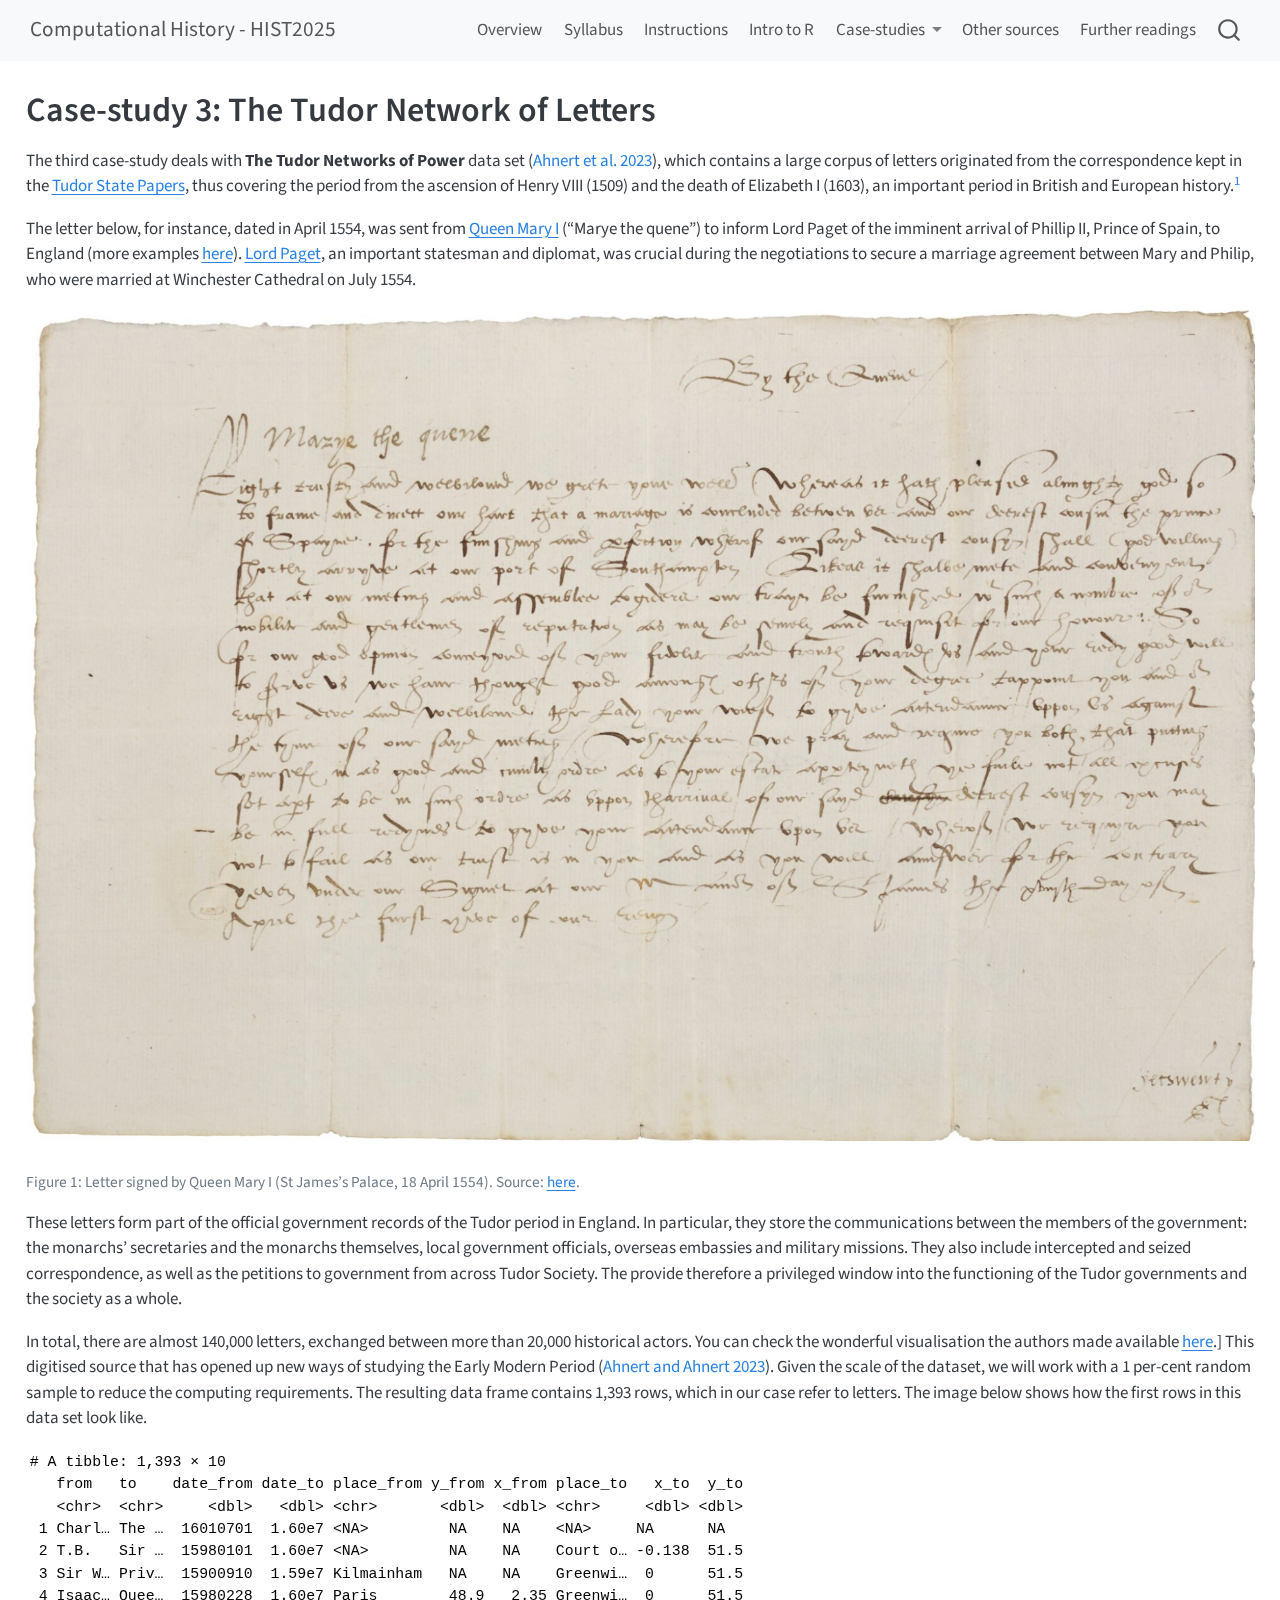
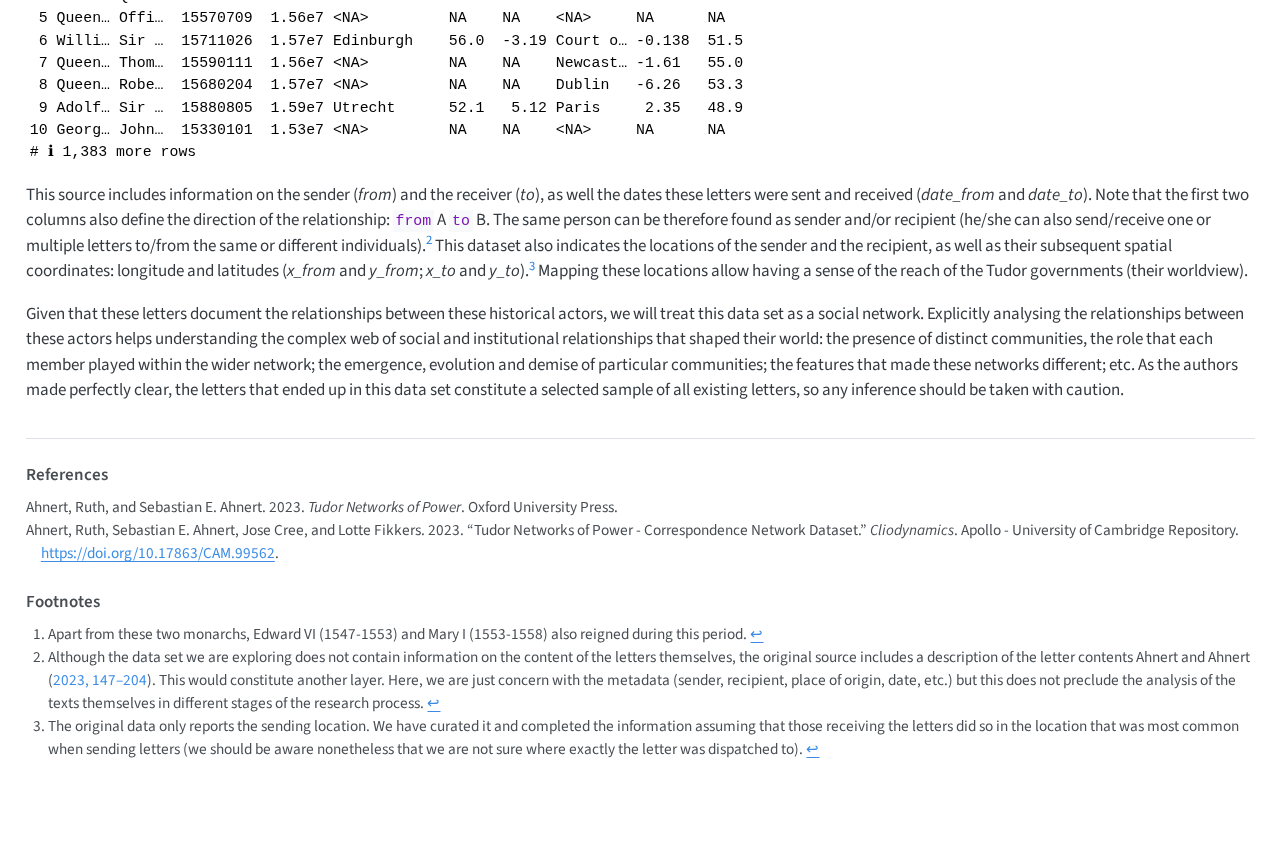
<file: docs/backg-tnp.html>
<!DOCTYPE html>
<html xmlns="http://www.w3.org/1999/xhtml" lang="en" xml:lang="en"><head>

<meta charset="utf-8">
<meta name="generator" content="quarto-1.6.42">

<meta name="viewport" content="width=device-width, initial-scale=1.0, user-scalable=yes">


<title>Case-study 3: The Tudor Network of Letters – Computational History - HIST2025</title>
<style>
code{white-space: pre-wrap;}
span.smallcaps{font-variant: small-caps;}
div.columns{display: flex; gap: min(4vw, 1.5em);}
div.column{flex: auto; overflow-x: auto;}
div.hanging-indent{margin-left: 1.5em; text-indent: -1.5em;}
ul.task-list{list-style: none;}
ul.task-list li input[type="checkbox"] {
  width: 0.8em;
  margin: 0 0.8em 0.2em -1em; /* quarto-specific, see https://github.com/quarto-dev/quarto-cli/issues/4556 */ 
  vertical-align: middle;
}
/* CSS for citations */
div.csl-bib-body { }
div.csl-entry {
  clear: both;
  margin-bottom: 0em;
}
.hanging-indent div.csl-entry {
  margin-left:2em;
  text-indent:-2em;
}
div.csl-left-margin {
  min-width:2em;
  float:left;
}
div.csl-right-inline {
  margin-left:2em;
  padding-left:1em;
}
div.csl-indent {
  margin-left: 2em;
}</style>


<script src="site_libs/quarto-nav/quarto-nav.js"></script>
<script src="site_libs/quarto-nav/headroom.min.js"></script>
<script src="site_libs/clipboard/clipboard.min.js"></script>
<script src="site_libs/quarto-search/autocomplete.umd.js"></script>
<script src="site_libs/quarto-search/fuse.min.js"></script>
<script src="site_libs/quarto-search/quarto-search.js"></script>
<meta name="quarto:offset" content="./">
<script src="site_libs/quarto-html/quarto.js"></script>
<script src="site_libs/quarto-html/popper.min.js"></script>
<script src="site_libs/quarto-html/tippy.umd.min.js"></script>
<script src="site_libs/quarto-html/anchor.min.js"></script>
<link href="site_libs/quarto-html/tippy.css" rel="stylesheet">
<link href="site_libs/quarto-html/quarto-syntax-highlighting-2f5df379a58b258e96c21c0638c20c03.css" rel="stylesheet" id="quarto-text-highlighting-styles">
<script src="site_libs/bootstrap/bootstrap.min.js"></script>
<link href="site_libs/bootstrap/bootstrap-icons.css" rel="stylesheet">
<link href="site_libs/bootstrap/bootstrap-f8fa45338e7d851592d6b4ad57ea2445.min.css" rel="stylesheet" append-hash="true" id="quarto-bootstrap" data-mode="light">
<script id="quarto-search-options" type="application/json">{
  "location": "navbar",
  "copy-button": false,
  "collapse-after": 3,
  "panel-placement": "end",
  "type": "overlay",
  "limit": 50,
  "keyboard-shortcut": [
    "f",
    "/",
    "s"
  ],
  "show-item-context": false,
  "language": {
    "search-no-results-text": "No results",
    "search-matching-documents-text": "matching documents",
    "search-copy-link-title": "Copy link to search",
    "search-hide-matches-text": "Hide additional matches",
    "search-more-match-text": "more match in this document",
    "search-more-matches-text": "more matches in this document",
    "search-clear-button-title": "Clear",
    "search-text-placeholder": "",
    "search-detached-cancel-button-title": "Cancel",
    "search-submit-button-title": "Submit",
    "search-label": "Search"
  }
}</script>


<link rel="stylesheet" href="styles.css">
</head>

<body class="nav-fixed">

<div id="quarto-search-results"></div>
  <header id="quarto-header" class="headroom fixed-top">
    <nav class="navbar navbar-expand-lg " data-bs-theme="dark">
      <div class="navbar-container container-fluid">
      <div class="navbar-brand-container mx-auto">
    <a class="navbar-brand" href="./index.html">
    <span class="navbar-title">Computational History - HIST2025</span>
    </a>
  </div>
            <div id="quarto-search" class="" title="Search"></div>
          <button class="navbar-toggler" type="button" data-bs-toggle="collapse" data-bs-target="#navbarCollapse" aria-controls="navbarCollapse" role="menu" aria-expanded="false" aria-label="Toggle navigation" onclick="if (window.quartoToggleHeadroom) { window.quartoToggleHeadroom(); }">
  <span class="navbar-toggler-icon"></span>
</button>
          <div class="collapse navbar-collapse" id="navbarCollapse">
            <ul class="navbar-nav navbar-nav-scroll ms-auto">
  <li class="nav-item">
    <a class="nav-link" href="./index.html"> <i class="bi bi-fa-home" role="img">
</i> 
<span class="menu-text">Overview</span></a>
  </li>  
  <li class="nav-item">
    <a class="nav-link" href="./syllabus.html"> <i class="bi bi-fa-home" role="img">
</i> 
<span class="menu-text">Syllabus</span></a>
  </li>  
  <li class="nav-item">
    <a class="nav-link" href="./instructions.html"> <i class="bi bi-fa-list-ul" role="img">
</i> 
<span class="menu-text">Instructions</span></a>
  </li>  
  <li class="nav-item">
    <a class="nav-link" href="./get-r.html"> <i class="bi bi-fa-book" role="img">
</i> 
<span class="menu-text">Intro to R</span></a>
  </li>  
  <li class="nav-item dropdown ">
    <a class="nav-link dropdown-toggle" href="#" id="nav-menu-case-studies" role="link" data-bs-toggle="dropdown" aria-expanded="false">
      <i class="bi bi-fa-book" role="img">
</i> 
 <span class="menu-text">Case-studies</span>
    </a>
    <ul class="dropdown-menu dropdown-menu-end" aria-labelledby="nav-menu-case-studies">    
        <li>
    <a class="dropdown-item" href="./backg-paisley.html">
 <span class="dropdown-text">The Paisley Prisoners</span></a>
  </li>  
        <li>
    <a class="dropdown-item" href="./backg-speeches.html">
 <span class="dropdown-text">The State of the Union Speeches</span></a>
  </li>  
        <li>
    <a class="dropdown-item" href="./backg-tnp.html">
 <span class="dropdown-text">The Tudor Network of Letters</span></a>
  </li>  
    </ul>
  </li>
  <li class="nav-item">
    <a class="nav-link" href="./other-data.html"> 
<span class="menu-text">Other sources</span></a>
  </li>  
  <li class="nav-item">
    <a class="nav-link" href="./further-readings.html"> 
<span class="menu-text">Further readings</span></a>
  </li>  
</ul>
          </div> <!-- /navcollapse -->
            <div class="quarto-navbar-tools">
</div>
      </div> <!-- /container-fluid -->
    </nav>
</header>
<!-- content -->
<div id="quarto-content" class="quarto-container page-columns page-rows-contents page-layout-full page-navbar">
<!-- sidebar -->
<!-- margin-sidebar -->
    <div id="quarto-margin-sidebar" class="sidebar margin-sidebar zindex-bottom">
        
    </div>
<!-- main -->
<main class="content column-page" id="quarto-document-content">

<header id="title-block-header" class="quarto-title-block default">
<div class="quarto-title">
<h1 class="title">Case-study 3: The Tudor Network of Letters</h1>
</div>



<div class="quarto-title-meta column-page">

    
  
    
  </div>
  


</header>


<p>The third case-study deals with <strong>The Tudor Networks of Power</strong> data set <span class="citation" data-cites="tnp2023">(<a href="#ref-tnp2023" role="doc-biblioref">Ahnert et al. 2023</a>)</span>, which contains a large corpus of letters originated from the correspondence kept in the <a href="https://www.nationalarchives.gov.uk/help-with-your-research/research-guides/state-papers-domestic-1547-1649/">Tudor State Papers</a>, thus covering the period from the ascension of Henry VIII (1509) and the death of Elizabeth I (1603), an important period in British and European history.<a href="#fn1" class="footnote-ref" id="fnref1" role="doc-noteref"><sup>1</sup></a></p>
<p>The letter below, for instance, dated in April 1554, was sent from <a href="https://en.wikipedia.org/wiki/Mary_I_of_England">Queen Mary I</a> (“Marye the quene”) to inform Lord Paget of the imminent arrival of Phillip II, Prince of Spain, to England (more examples <a href="https://www.sothebys.com/en/articles/letters-from-tudor-monarchs-to-the-man-who-survived-them">here</a>). <a href="https://en.wikipedia.org/wiki/William_Paget,_1st_Baron_Paget">Lord Paget</a>, an important statesman and diplomat, was crucial during the negotiations to secure a marriage agreement between Mary and Philip, who were married at Winchester Cathedral on July 1554.</p>
<div id="fig-mary" class="quarto-layout-panel">
<figure class="quarto-float quarto-float-fig figure">
<div aria-describedby="fig-mary-caption-0ceaefa1-69ba-4598-a22c-09a6ac19f8ca">
<div class="quarto-layout-row">
<div class="quarto-layout-cell" style="flex-basis: 100.0%;justify-content: flex-start;">
<img src="images/letter-mary.png" class="quarto-figure quarto-figure-center figure-img" style="width:100.0%;height:100.0%">
</div>
</div>
</div>
<figcaption class="quarto-float-caption-bottom quarto-float-caption quarto-float-fig" id="fig-mary-caption-0ceaefa1-69ba-4598-a22c-09a6ac19f8ca">
Figure&nbsp;1: Letter signed by Queen Mary I (St James’s Palace, 18 April 1554). Source: <a href="https://www.sothebys.com/en/buy/auction/2019/english-literature-history-childrens-books-and-illustrations/queen-mary-i-letter-signed-18-april-1554?locale=en">here</a>.
</figcaption>
</figure>
</div>
<p>These letters form part of the official government records of the Tudor period in England. In particular, they store the communications between the members of the government: the monarchs’ secretaries and the monarchs themselves, local government officials, overseas embassies and military missions. They also include intercepted and seized correspondence, as well as the petitions to government from across Tudor Society. The provide therefore a privileged window into the functioning of the Tudor governments and the society as a whole.</p>
<p>In total, there are almost 140,000 letters, exchanged between more than 20,000 historical actors. You can check the wonderful visualisation the authors made available <a href="https://tudornetworks.net">here</a>.] This digitised source that has opened up new ways of studying the Early Modern Period <span class="citation" data-cites="ahnert-etal2023">(<a href="#ref-ahnert-etal2023" role="doc-biblioref">Ahnert and Ahnert 2023</a>)</span>. Given the scale of the dataset, we will work with a 1 per-cent random sample to reduce the computing requirements. The resulting data frame contains 1,393 rows, which in our case refer to letters. The image below shows how the first rows in this data set look like.</p>
<div class="cell">
<div class="cell-output cell-output-stdout">
<pre><code># A tibble: 1,393 × 10
   from   to    date_from date_to place_from y_from x_from place_to   x_to  y_to
   &lt;chr&gt;  &lt;chr&gt;     &lt;dbl&gt;   &lt;dbl&gt; &lt;chr&gt;       &lt;dbl&gt;  &lt;dbl&gt; &lt;chr&gt;     &lt;dbl&gt; &lt;dbl&gt;
 1 Charl… The …  16010701  1.60e7 &lt;NA&gt;         NA    NA    &lt;NA&gt;     NA      NA  
 2 T.B.   Sir …  15980101  1.60e7 &lt;NA&gt;         NA    NA    Court o… -0.138  51.5
 3 Sir W… Priv…  15900910  1.59e7 Kilmainham   NA    NA    Greenwi…  0      51.5
 4 Isaac… Quee…  15980228  1.60e7 Paris        48.9   2.35 Greenwi…  0      51.5
 5 Queen… Offi…  15570709  1.56e7 &lt;NA&gt;         NA    NA    &lt;NA&gt;     NA      NA  
 6 Willi… Sir …  15711026  1.57e7 Edinburgh    56.0  -3.19 Court o… -0.138  51.5
 7 Queen… Thom…  15590111  1.56e7 &lt;NA&gt;         NA    NA    Newcast… -1.61   55.0
 8 Queen… Robe…  15680204  1.57e7 &lt;NA&gt;         NA    NA    Dublin   -6.26   53.3
 9 Adolf… Sir …  15880805  1.59e7 Utrecht      52.1   5.12 Paris     2.35   48.9
10 Georg… John…  15330101  1.53e7 &lt;NA&gt;         NA    NA    &lt;NA&gt;     NA      NA  
# ℹ 1,383 more rows</code></pre>
</div>
</div>
<p>This source includes information on the sender (<em>from</em>) and the receiver (<em>to</em>), as well the dates these letters were sent and received (<em>date_from</em> and <em>date_to</em>). Note that the first two columns also define the direction of the relationship: <code>from</code> A <code>to</code> B. The same person can be therefore found as sender and/or recipient (he/she can also send/receive one or multiple letters to/from the same or different individuals).<a href="#fn2" class="footnote-ref" id="fnref2" role="doc-noteref"><sup>2</sup></a> This dataset also indicates the locations of the sender and the recipient, as well as their subsequent spatial coordinates: longitude and latitudes (<em>x_from</em> and <em>y_from</em>; <em>x_to</em> and <em>y_to</em>).<a href="#fn3" class="footnote-ref" id="fnref3" role="doc-noteref"><sup>3</sup></a> Mapping these locations allow having a sense of the reach of the Tudor governments (their worldview).</p>
<p>Given that these letters document the relationships between these historical actors, we will treat this data set as a social network. Explicitly analysing the relationships between these actors helps understanding the complex web of social and institutional relationships that shaped their world: the presence of distinct communities, the role that each member played within the wider network; the emergence, evolution and demise of particular communities; the features that made these networks different; etc. As the authors made perfectly clear, the letters that ended up in this data set constitute a selected sample of all existing letters, so any inference should be taken with caution.</p>





<div id="quarto-appendix" class="default"><section class="quarto-appendix-contents" role="doc-bibliography" id="quarto-bibliography"><h2 class="anchored quarto-appendix-heading">References</h2><div id="refs" class="references csl-bib-body hanging-indent" data-entry-spacing="0" role="list">
<div id="ref-ahnert-etal2023" class="csl-entry" role="listitem">
Ahnert, Ruth, and Sebastian E. Ahnert. 2023. <em>Tudor Networks of Power</em>. Oxford University Press.
</div>
<div id="ref-tnp2023" class="csl-entry" role="listitem">
Ahnert, Ruth, Sebastian E. Ahnert, Jose Cree, and Lotte Fikkers. 2023. <span>“Tudor Networks of Power - Correspondence Network Dataset.”</span> <em>Cliodynamics</em>. Apollo - University of Cambridge Repository. <a href="https://doi.org/10.17863/CAM.99562">https://doi.org/10.17863/CAM.99562</a>.
</div>
</div></section><section id="footnotes" class="footnotes footnotes-end-of-document" role="doc-endnotes"><h2 class="anchored quarto-appendix-heading">Footnotes</h2>

<ol>
<li id="fn1"><p>Apart from these two monarchs, Edward VI (1547-1553) and Mary I (1553-1558) also reigned during this period.<a href="#fnref1" class="footnote-back" role="doc-backlink">↩︎</a></p></li>
<li id="fn2"><p>Although the data set we are exploring does not contain information on the content of the letters themselves, the original source includes a description of the letter contents <span class="citation" data-cites="ahnert-etal2023">Ahnert and Ahnert (<a href="#ref-ahnert-etal2023" role="doc-biblioref">2023, 147–204</a>)</span>. This would constitute another layer. Here, we are just concern with the metadata (sender, recipient, place of origin, date, etc.) but this does not preclude the analysis of the texts themselves in different stages of the research process.<a href="#fnref2" class="footnote-back" role="doc-backlink">↩︎</a></p></li>
<li id="fn3"><p>The original data only reports the sending location. We have curated it and completed the information assuming that those receiving the letters did so in the location that was most common when sending letters (we should be aware nonetheless that we are not sure where exactly the letter was dispatched to).<a href="#fnref3" class="footnote-back" role="doc-backlink">↩︎</a></p></li>
</ol>
</section></div></main> <!-- /main -->
<script id="quarto-html-after-body" type="application/javascript">
window.document.addEventListener("DOMContentLoaded", function (event) {
  const toggleBodyColorMode = (bsSheetEl) => {
    const mode = bsSheetEl.getAttribute("data-mode");
    const bodyEl = window.document.querySelector("body");
    if (mode === "dark") {
      bodyEl.classList.add("quarto-dark");
      bodyEl.classList.remove("quarto-light");
    } else {
      bodyEl.classList.add("quarto-light");
      bodyEl.classList.remove("quarto-dark");
    }
  }
  const toggleBodyColorPrimary = () => {
    const bsSheetEl = window.document.querySelector("link#quarto-bootstrap");
    if (bsSheetEl) {
      toggleBodyColorMode(bsSheetEl);
    }
  }
  toggleBodyColorPrimary();  
  const icon = "";
  const anchorJS = new window.AnchorJS();
  anchorJS.options = {
    placement: 'right',
    icon: icon
  };
  anchorJS.add('.anchored');
  const isCodeAnnotation = (el) => {
    for (const clz of el.classList) {
      if (clz.startsWith('code-annotation-')) {                     
        return true;
      }
    }
    return false;
  }
  const onCopySuccess = function(e) {
    // button target
    const button = e.trigger;
    // don't keep focus
    button.blur();
    // flash "checked"
    button.classList.add('code-copy-button-checked');
    var currentTitle = button.getAttribute("title");
    button.setAttribute("title", "Copied!");
    let tooltip;
    if (window.bootstrap) {
      button.setAttribute("data-bs-toggle", "tooltip");
      button.setAttribute("data-bs-placement", "left");
      button.setAttribute("data-bs-title", "Copied!");
      tooltip = new bootstrap.Tooltip(button, 
        { trigger: "manual", 
          customClass: "code-copy-button-tooltip",
          offset: [0, -8]});
      tooltip.show();    
    }
    setTimeout(function() {
      if (tooltip) {
        tooltip.hide();
        button.removeAttribute("data-bs-title");
        button.removeAttribute("data-bs-toggle");
        button.removeAttribute("data-bs-placement");
      }
      button.setAttribute("title", currentTitle);
      button.classList.remove('code-copy-button-checked');
    }, 1000);
    // clear code selection
    e.clearSelection();
  }
  const getTextToCopy = function(trigger) {
      const codeEl = trigger.previousElementSibling.cloneNode(true);
      for (const childEl of codeEl.children) {
        if (isCodeAnnotation(childEl)) {
          childEl.remove();
        }
      }
      return codeEl.innerText;
  }
  const clipboard = new window.ClipboardJS('.code-copy-button:not([data-in-quarto-modal])', {
    text: getTextToCopy
  });
  clipboard.on('success', onCopySuccess);
  if (window.document.getElementById('quarto-embedded-source-code-modal')) {
    const clipboardModal = new window.ClipboardJS('.code-copy-button[data-in-quarto-modal]', {
      text: getTextToCopy,
      container: window.document.getElementById('quarto-embedded-source-code-modal')
    });
    clipboardModal.on('success', onCopySuccess);
  }
    var localhostRegex = new RegExp(/^(?:http|https):\/\/localhost\:?[0-9]*\//);
    var mailtoRegex = new RegExp(/^mailto:/);
      var filterRegex = new RegExp('/' + window.location.host + '/');
    var isInternal = (href) => {
        return filterRegex.test(href) || localhostRegex.test(href) || mailtoRegex.test(href);
    }
    // Inspect non-navigation links and adorn them if external
 	var links = window.document.querySelectorAll('a[href]:not(.nav-link):not(.navbar-brand):not(.toc-action):not(.sidebar-link):not(.sidebar-item-toggle):not(.pagination-link):not(.no-external):not([aria-hidden]):not(.dropdown-item):not(.quarto-navigation-tool):not(.about-link)');
    for (var i=0; i<links.length; i++) {
      const link = links[i];
      if (!isInternal(link.href)) {
        // undo the damage that might have been done by quarto-nav.js in the case of
        // links that we want to consider external
        if (link.dataset.originalHref !== undefined) {
          link.href = link.dataset.originalHref;
        }
      }
    }
  function tippyHover(el, contentFn, onTriggerFn, onUntriggerFn) {
    const config = {
      allowHTML: true,
      maxWidth: 500,
      delay: 100,
      arrow: false,
      appendTo: function(el) {
          return el.parentElement;
      },
      interactive: true,
      interactiveBorder: 10,
      theme: 'quarto',
      placement: 'bottom-start',
    };
    if (contentFn) {
      config.content = contentFn;
    }
    if (onTriggerFn) {
      config.onTrigger = onTriggerFn;
    }
    if (onUntriggerFn) {
      config.onUntrigger = onUntriggerFn;
    }
    window.tippy(el, config); 
  }
  const noterefs = window.document.querySelectorAll('a[role="doc-noteref"]');
  for (var i=0; i<noterefs.length; i++) {
    const ref = noterefs[i];
    tippyHover(ref, function() {
      // use id or data attribute instead here
      let href = ref.getAttribute('data-footnote-href') || ref.getAttribute('href');
      try { href = new URL(href).hash; } catch {}
      const id = href.replace(/^#\/?/, "");
      const note = window.document.getElementById(id);
      if (note) {
        return note.innerHTML;
      } else {
        return "";
      }
    });
  }
  const xrefs = window.document.querySelectorAll('a.quarto-xref');
  const processXRef = (id, note) => {
    // Strip column container classes
    const stripColumnClz = (el) => {
      el.classList.remove("page-full", "page-columns");
      if (el.children) {
        for (const child of el.children) {
          stripColumnClz(child);
        }
      }
    }
    stripColumnClz(note)
    if (id === null || id.startsWith('sec-')) {
      // Special case sections, only their first couple elements
      const container = document.createElement("div");
      if (note.children && note.children.length > 2) {
        container.appendChild(note.children[0].cloneNode(true));
        for (let i = 1; i < note.children.length; i++) {
          const child = note.children[i];
          if (child.tagName === "P" && child.innerText === "") {
            continue;
          } else {
            container.appendChild(child.cloneNode(true));
            break;
          }
        }
        if (window.Quarto?.typesetMath) {
          window.Quarto.typesetMath(container);
        }
        return container.innerHTML
      } else {
        if (window.Quarto?.typesetMath) {
          window.Quarto.typesetMath(note);
        }
        return note.innerHTML;
      }
    } else {
      // Remove any anchor links if they are present
      const anchorLink = note.querySelector('a.anchorjs-link');
      if (anchorLink) {
        anchorLink.remove();
      }
      if (window.Quarto?.typesetMath) {
        window.Quarto.typesetMath(note);
      }
      if (note.classList.contains("callout")) {
        return note.outerHTML;
      } else {
        return note.innerHTML;
      }
    }
  }
  for (var i=0; i<xrefs.length; i++) {
    const xref = xrefs[i];
    tippyHover(xref, undefined, function(instance) {
      instance.disable();
      let url = xref.getAttribute('href');
      let hash = undefined; 
      if (url.startsWith('#')) {
        hash = url;
      } else {
        try { hash = new URL(url).hash; } catch {}
      }
      if (hash) {
        const id = hash.replace(/^#\/?/, "");
        const note = window.document.getElementById(id);
        if (note !== null) {
          try {
            const html = processXRef(id, note.cloneNode(true));
            instance.setContent(html);
          } finally {
            instance.enable();
            instance.show();
          }
        } else {
          // See if we can fetch this
          fetch(url.split('#')[0])
          .then(res => res.text())
          .then(html => {
            const parser = new DOMParser();
            const htmlDoc = parser.parseFromString(html, "text/html");
            const note = htmlDoc.getElementById(id);
            if (note !== null) {
              const html = processXRef(id, note);
              instance.setContent(html);
            } 
          }).finally(() => {
            instance.enable();
            instance.show();
          });
        }
      } else {
        // See if we can fetch a full url (with no hash to target)
        // This is a special case and we should probably do some content thinning / targeting
        fetch(url)
        .then(res => res.text())
        .then(html => {
          const parser = new DOMParser();
          const htmlDoc = parser.parseFromString(html, "text/html");
          const note = htmlDoc.querySelector('main.content');
          if (note !== null) {
            // This should only happen for chapter cross references
            // (since there is no id in the URL)
            // remove the first header
            if (note.children.length > 0 && note.children[0].tagName === "HEADER") {
              note.children[0].remove();
            }
            const html = processXRef(null, note);
            instance.setContent(html);
          } 
        }).finally(() => {
          instance.enable();
          instance.show();
        });
      }
    }, function(instance) {
    });
  }
      let selectedAnnoteEl;
      const selectorForAnnotation = ( cell, annotation) => {
        let cellAttr = 'data-code-cell="' + cell + '"';
        let lineAttr = 'data-code-annotation="' +  annotation + '"';
        const selector = 'span[' + cellAttr + '][' + lineAttr + ']';
        return selector;
      }
      const selectCodeLines = (annoteEl) => {
        const doc = window.document;
        const targetCell = annoteEl.getAttribute("data-target-cell");
        const targetAnnotation = annoteEl.getAttribute("data-target-annotation");
        const annoteSpan = window.document.querySelector(selectorForAnnotation(targetCell, targetAnnotation));
        const lines = annoteSpan.getAttribute("data-code-lines").split(",");
        const lineIds = lines.map((line) => {
          return targetCell + "-" + line;
        })
        let top = null;
        let height = null;
        let parent = null;
        if (lineIds.length > 0) {
            //compute the position of the single el (top and bottom and make a div)
            const el = window.document.getElementById(lineIds[0]);
            top = el.offsetTop;
            height = el.offsetHeight;
            parent = el.parentElement.parentElement;
          if (lineIds.length > 1) {
            const lastEl = window.document.getElementById(lineIds[lineIds.length - 1]);
            const bottom = lastEl.offsetTop + lastEl.offsetHeight;
            height = bottom - top;
          }
          if (top !== null && height !== null && parent !== null) {
            // cook up a div (if necessary) and position it 
            let div = window.document.getElementById("code-annotation-line-highlight");
            if (div === null) {
              div = window.document.createElement("div");
              div.setAttribute("id", "code-annotation-line-highlight");
              div.style.position = 'absolute';
              parent.appendChild(div);
            }
            div.style.top = top - 2 + "px";
            div.style.height = height + 4 + "px";
            div.style.left = 0;
            let gutterDiv = window.document.getElementById("code-annotation-line-highlight-gutter");
            if (gutterDiv === null) {
              gutterDiv = window.document.createElement("div");
              gutterDiv.setAttribute("id", "code-annotation-line-highlight-gutter");
              gutterDiv.style.position = 'absolute';
              const codeCell = window.document.getElementById(targetCell);
              const gutter = codeCell.querySelector('.code-annotation-gutter');
              gutter.appendChild(gutterDiv);
            }
            gutterDiv.style.top = top - 2 + "px";
            gutterDiv.style.height = height + 4 + "px";
          }
          selectedAnnoteEl = annoteEl;
        }
      };
      const unselectCodeLines = () => {
        const elementsIds = ["code-annotation-line-highlight", "code-annotation-line-highlight-gutter"];
        elementsIds.forEach((elId) => {
          const div = window.document.getElementById(elId);
          if (div) {
            div.remove();
          }
        });
        selectedAnnoteEl = undefined;
      };
        // Handle positioning of the toggle
    window.addEventListener(
      "resize",
      throttle(() => {
        elRect = undefined;
        if (selectedAnnoteEl) {
          selectCodeLines(selectedAnnoteEl);
        }
      }, 10)
    );
    function throttle(fn, ms) {
    let throttle = false;
    let timer;
      return (...args) => {
        if(!throttle) { // first call gets through
            fn.apply(this, args);
            throttle = true;
        } else { // all the others get throttled
            if(timer) clearTimeout(timer); // cancel #2
            timer = setTimeout(() => {
              fn.apply(this, args);
              timer = throttle = false;
            }, ms);
        }
      };
    }
      // Attach click handler to the DT
      const annoteDls = window.document.querySelectorAll('dt[data-target-cell]');
      for (const annoteDlNode of annoteDls) {
        annoteDlNode.addEventListener('click', (event) => {
          const clickedEl = event.target;
          if (clickedEl !== selectedAnnoteEl) {
            unselectCodeLines();
            const activeEl = window.document.querySelector('dt[data-target-cell].code-annotation-active');
            if (activeEl) {
              activeEl.classList.remove('code-annotation-active');
            }
            selectCodeLines(clickedEl);
            clickedEl.classList.add('code-annotation-active');
          } else {
            // Unselect the line
            unselectCodeLines();
            clickedEl.classList.remove('code-annotation-active');
          }
        });
      }
  const findCites = (el) => {
    const parentEl = el.parentElement;
    if (parentEl) {
      const cites = parentEl.dataset.cites;
      if (cites) {
        return {
          el,
          cites: cites.split(' ')
        };
      } else {
        return findCites(el.parentElement)
      }
    } else {
      return undefined;
    }
  };
  var bibliorefs = window.document.querySelectorAll('a[role="doc-biblioref"]');
  for (var i=0; i<bibliorefs.length; i++) {
    const ref = bibliorefs[i];
    const citeInfo = findCites(ref);
    if (citeInfo) {
      tippyHover(citeInfo.el, function() {
        var popup = window.document.createElement('div');
        citeInfo.cites.forEach(function(cite) {
          var citeDiv = window.document.createElement('div');
          citeDiv.classList.add('hanging-indent');
          citeDiv.classList.add('csl-entry');
          var biblioDiv = window.document.getElementById('ref-' + cite);
          if (biblioDiv) {
            citeDiv.innerHTML = biblioDiv.innerHTML;
          }
          popup.appendChild(citeDiv);
        });
        return popup.innerHTML;
      });
    }
  }
});
</script>
</div> <!-- /content -->




</body></html>
</file>
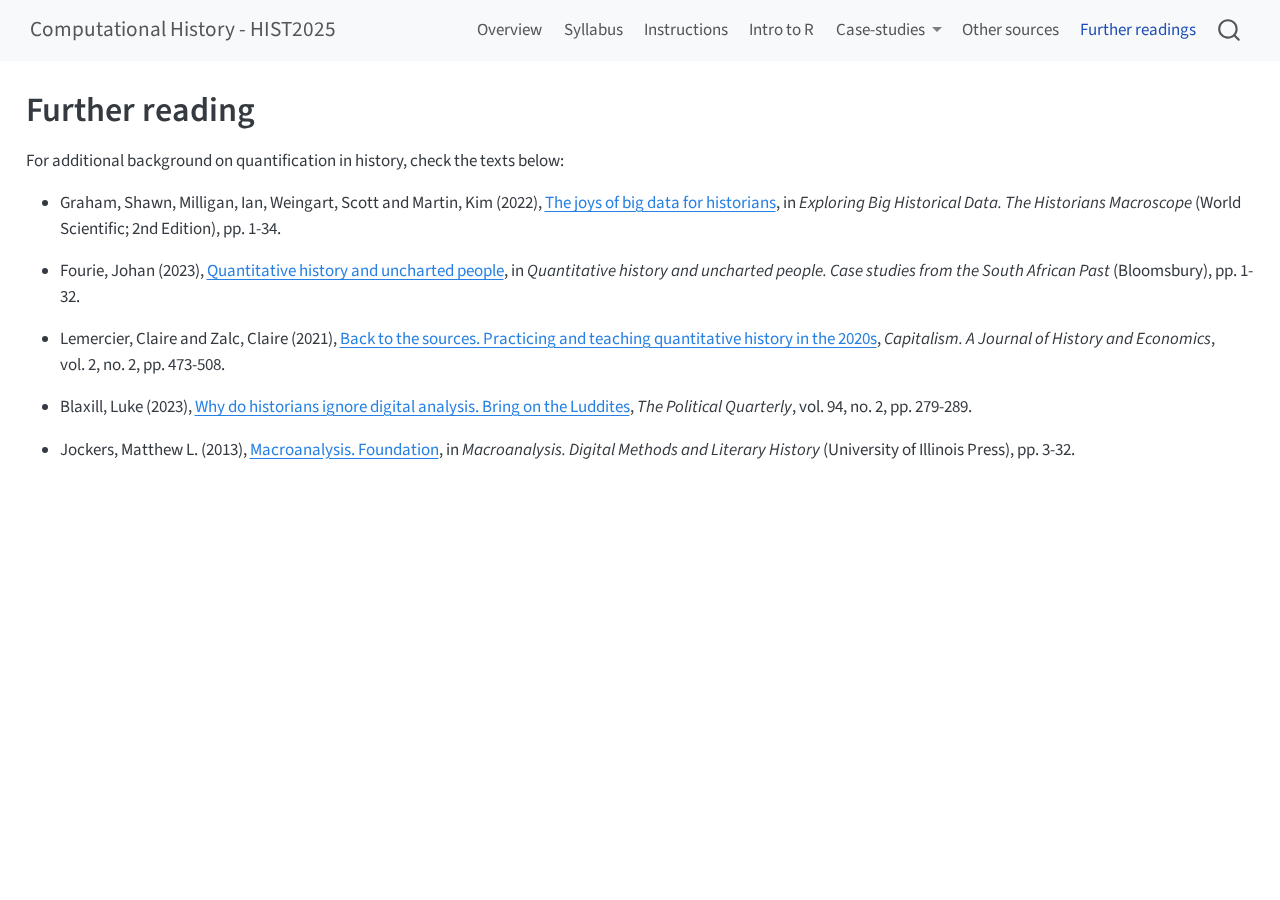
<file: docs/further-readings.html>
<!DOCTYPE html>
<html xmlns="http://www.w3.org/1999/xhtml" lang="en" xml:lang="en"><head>

<meta charset="utf-8">
<meta name="generator" content="quarto-1.6.42">

<meta name="viewport" content="width=device-width, initial-scale=1.0, user-scalable=yes">


<title>Further reading – Computational History - HIST2025</title>
<style>
code{white-space: pre-wrap;}
span.smallcaps{font-variant: small-caps;}
div.columns{display: flex; gap: min(4vw, 1.5em);}
div.column{flex: auto; overflow-x: auto;}
div.hanging-indent{margin-left: 1.5em; text-indent: -1.5em;}
ul.task-list{list-style: none;}
ul.task-list li input[type="checkbox"] {
  width: 0.8em;
  margin: 0 0.8em 0.2em -1em; /* quarto-specific, see https://github.com/quarto-dev/quarto-cli/issues/4556 */ 
  vertical-align: middle;
}
</style>


<script src="site_libs/quarto-nav/quarto-nav.js"></script>
<script src="site_libs/quarto-nav/headroom.min.js"></script>
<script src="site_libs/clipboard/clipboard.min.js"></script>
<script src="site_libs/quarto-search/autocomplete.umd.js"></script>
<script src="site_libs/quarto-search/fuse.min.js"></script>
<script src="site_libs/quarto-search/quarto-search.js"></script>
<meta name="quarto:offset" content="./">
<script src="site_libs/quarto-html/quarto.js"></script>
<script src="site_libs/quarto-html/popper.min.js"></script>
<script src="site_libs/quarto-html/tippy.umd.min.js"></script>
<script src="site_libs/quarto-html/anchor.min.js"></script>
<link href="site_libs/quarto-html/tippy.css" rel="stylesheet">
<link href="site_libs/quarto-html/quarto-syntax-highlighting-2f5df379a58b258e96c21c0638c20c03.css" rel="stylesheet" id="quarto-text-highlighting-styles">
<script src="site_libs/bootstrap/bootstrap.min.js"></script>
<link href="site_libs/bootstrap/bootstrap-icons.css" rel="stylesheet">
<link href="site_libs/bootstrap/bootstrap-f8fa45338e7d851592d6b4ad57ea2445.min.css" rel="stylesheet" append-hash="true" id="quarto-bootstrap" data-mode="light">
<script id="quarto-search-options" type="application/json">{
  "location": "navbar",
  "copy-button": false,
  "collapse-after": 3,
  "panel-placement": "end",
  "type": "overlay",
  "limit": 50,
  "keyboard-shortcut": [
    "f",
    "/",
    "s"
  ],
  "show-item-context": false,
  "language": {
    "search-no-results-text": "No results",
    "search-matching-documents-text": "matching documents",
    "search-copy-link-title": "Copy link to search",
    "search-hide-matches-text": "Hide additional matches",
    "search-more-match-text": "more match in this document",
    "search-more-matches-text": "more matches in this document",
    "search-clear-button-title": "Clear",
    "search-text-placeholder": "",
    "search-detached-cancel-button-title": "Cancel",
    "search-submit-button-title": "Submit",
    "search-label": "Search"
  }
}</script>


<link rel="stylesheet" href="styles.css">
</head>

<body class="nav-fixed">

<div id="quarto-search-results"></div>
  <header id="quarto-header" class="headroom fixed-top">
    <nav class="navbar navbar-expand-lg " data-bs-theme="dark">
      <div class="navbar-container container-fluid">
      <div class="navbar-brand-container mx-auto">
    <a class="navbar-brand" href="./index.html">
    <span class="navbar-title">Computational History - HIST2025</span>
    </a>
  </div>
            <div id="quarto-search" class="" title="Search"></div>
          <button class="navbar-toggler" type="button" data-bs-toggle="collapse" data-bs-target="#navbarCollapse" aria-controls="navbarCollapse" role="menu" aria-expanded="false" aria-label="Toggle navigation" onclick="if (window.quartoToggleHeadroom) { window.quartoToggleHeadroom(); }">
  <span class="navbar-toggler-icon"></span>
</button>
          <div class="collapse navbar-collapse" id="navbarCollapse">
            <ul class="navbar-nav navbar-nav-scroll ms-auto">
  <li class="nav-item">
    <a class="nav-link" href="./index.html"> <i class="bi bi-fa-home" role="img">
</i> 
<span class="menu-text">Overview</span></a>
  </li>  
  <li class="nav-item">
    <a class="nav-link" href="./syllabus.html"> <i class="bi bi-fa-home" role="img">
</i> 
<span class="menu-text">Syllabus</span></a>
  </li>  
  <li class="nav-item">
    <a class="nav-link" href="./instructions.html"> <i class="bi bi-fa-list-ul" role="img">
</i> 
<span class="menu-text">Instructions</span></a>
  </li>  
  <li class="nav-item">
    <a class="nav-link" href="./get-r.html"> <i class="bi bi-fa-book" role="img">
</i> 
<span class="menu-text">Intro to R</span></a>
  </li>  
  <li class="nav-item dropdown ">
    <a class="nav-link dropdown-toggle" href="#" id="nav-menu-case-studies" role="link" data-bs-toggle="dropdown" aria-expanded="false">
      <i class="bi bi-fa-book" role="img">
</i> 
 <span class="menu-text">Case-studies</span>
    </a>
    <ul class="dropdown-menu dropdown-menu-end" aria-labelledby="nav-menu-case-studies">    
        <li>
    <a class="dropdown-item" href="./backg-paisley.html">
 <span class="dropdown-text">The Paisley Prisoners</span></a>
  </li>  
        <li>
    <a class="dropdown-item" href="./backg-speeches.html">
 <span class="dropdown-text">The State of the Union Speeches</span></a>
  </li>  
        <li>
    <a class="dropdown-item" href="./backg-tnp.html">
 <span class="dropdown-text">The Tudor Network of Letters</span></a>
  </li>  
    </ul>
  </li>
  <li class="nav-item">
    <a class="nav-link" href="./other-data.html"> 
<span class="menu-text">Other sources</span></a>
  </li>  
  <li class="nav-item">
    <a class="nav-link active" href="./further-readings.html" aria-current="page"> 
<span class="menu-text">Further readings</span></a>
  </li>  
</ul>
          </div> <!-- /navcollapse -->
            <div class="quarto-navbar-tools">
</div>
      </div> <!-- /container-fluid -->
    </nav>
</header>
<!-- content -->
<div id="quarto-content" class="quarto-container page-columns page-rows-contents page-layout-full page-navbar">
<!-- sidebar -->
<!-- margin-sidebar -->
    <div id="quarto-margin-sidebar" class="sidebar margin-sidebar zindex-bottom">
        
    </div>
<!-- main -->
<main class="content column-page" id="quarto-document-content">

<header id="title-block-header" class="quarto-title-block default">
<div class="quarto-title">
<h1 class="title">Further reading</h1>
</div>



<div class="quarto-title-meta column-page">

    
  
    
  </div>
  


</header>


<p>For additional background on quantification in history, check the texts below:</p>
<ul>
<li><p>Graham, Shawn, Milligan, Ian, Weingart, Scott and Martin, Kim (2022), <a href="(readings/graham-etal2022.pdf)">The joys of big data for historians</a>, in <em>Exploring Big Historical Data. The Historians Macroscope</em> (World Scientific; 2nd Edition), pp.&nbsp;1-34.</p></li>
<li><p>Fourie, Johan (2023), <a href="readings/fourie2023.pdf">Quantitative history and uncharted people</a>, in <em>Quantitative history and uncharted people. Case studies from the South African Past</em> (Bloomsbury), pp.&nbsp;1-32.</p></li>
<li><p>Lemercier, Claire and Zalc, Claire (2021), <a href="readings/lemercier-zalc-2021.pdf">Back to the sources. Practicing and teaching quantitative history in the 2020s</a>, <em>Capitalism. A Journal of History and Economics</em>, vol.&nbsp;2, no. 2, pp.&nbsp;473-508.</p></li>
<li><p>Blaxill, Luke (2023), <a href="readings/blaxill2023.pdf">Why do historians ignore digital analysis. Bring on the Luddites</a>, <em>The Political Quarterly</em>, vol.&nbsp;94, no. 2, pp.&nbsp;279-289.</p></li>
<li><p>Jockers, Matthew L. (2013), <a href="readings/jockers2013.pdf">Macroanalysis. Foundation</a>, in <em>Macroanalysis. Digital Methods and Literary History</em> (University of Illinois Press), pp.&nbsp;3-32.</p></li>
</ul>



</main> <!-- /main -->
<script id="quarto-html-after-body" type="application/javascript">
window.document.addEventListener("DOMContentLoaded", function (event) {
  const toggleBodyColorMode = (bsSheetEl) => {
    const mode = bsSheetEl.getAttribute("data-mode");
    const bodyEl = window.document.querySelector("body");
    if (mode === "dark") {
      bodyEl.classList.add("quarto-dark");
      bodyEl.classList.remove("quarto-light");
    } else {
      bodyEl.classList.add("quarto-light");
      bodyEl.classList.remove("quarto-dark");
    }
  }
  const toggleBodyColorPrimary = () => {
    const bsSheetEl = window.document.querySelector("link#quarto-bootstrap");
    if (bsSheetEl) {
      toggleBodyColorMode(bsSheetEl);
    }
  }
  toggleBodyColorPrimary();  
  const icon = "";
  const anchorJS = new window.AnchorJS();
  anchorJS.options = {
    placement: 'right',
    icon: icon
  };
  anchorJS.add('.anchored');
  const isCodeAnnotation = (el) => {
    for (const clz of el.classList) {
      if (clz.startsWith('code-annotation-')) {                     
        return true;
      }
    }
    return false;
  }
  const onCopySuccess = function(e) {
    // button target
    const button = e.trigger;
    // don't keep focus
    button.blur();
    // flash "checked"
    button.classList.add('code-copy-button-checked');
    var currentTitle = button.getAttribute("title");
    button.setAttribute("title", "Copied!");
    let tooltip;
    if (window.bootstrap) {
      button.setAttribute("data-bs-toggle", "tooltip");
      button.setAttribute("data-bs-placement", "left");
      button.setAttribute("data-bs-title", "Copied!");
      tooltip = new bootstrap.Tooltip(button, 
        { trigger: "manual", 
          customClass: "code-copy-button-tooltip",
          offset: [0, -8]});
      tooltip.show();    
    }
    setTimeout(function() {
      if (tooltip) {
        tooltip.hide();
        button.removeAttribute("data-bs-title");
        button.removeAttribute("data-bs-toggle");
        button.removeAttribute("data-bs-placement");
      }
      button.setAttribute("title", currentTitle);
      button.classList.remove('code-copy-button-checked');
    }, 1000);
    // clear code selection
    e.clearSelection();
  }
  const getTextToCopy = function(trigger) {
      const codeEl = trigger.previousElementSibling.cloneNode(true);
      for (const childEl of codeEl.children) {
        if (isCodeAnnotation(childEl)) {
          childEl.remove();
        }
      }
      return codeEl.innerText;
  }
  const clipboard = new window.ClipboardJS('.code-copy-button:not([data-in-quarto-modal])', {
    text: getTextToCopy
  });
  clipboard.on('success', onCopySuccess);
  if (window.document.getElementById('quarto-embedded-source-code-modal')) {
    const clipboardModal = new window.ClipboardJS('.code-copy-button[data-in-quarto-modal]', {
      text: getTextToCopy,
      container: window.document.getElementById('quarto-embedded-source-code-modal')
    });
    clipboardModal.on('success', onCopySuccess);
  }
    var localhostRegex = new RegExp(/^(?:http|https):\/\/localhost\:?[0-9]*\//);
    var mailtoRegex = new RegExp(/^mailto:/);
      var filterRegex = new RegExp('/' + window.location.host + '/');
    var isInternal = (href) => {
        return filterRegex.test(href) || localhostRegex.test(href) || mailtoRegex.test(href);
    }
    // Inspect non-navigation links and adorn them if external
 	var links = window.document.querySelectorAll('a[href]:not(.nav-link):not(.navbar-brand):not(.toc-action):not(.sidebar-link):not(.sidebar-item-toggle):not(.pagination-link):not(.no-external):not([aria-hidden]):not(.dropdown-item):not(.quarto-navigation-tool):not(.about-link)');
    for (var i=0; i<links.length; i++) {
      const link = links[i];
      if (!isInternal(link.href)) {
        // undo the damage that might have been done by quarto-nav.js in the case of
        // links that we want to consider external
        if (link.dataset.originalHref !== undefined) {
          link.href = link.dataset.originalHref;
        }
      }
    }
  function tippyHover(el, contentFn, onTriggerFn, onUntriggerFn) {
    const config = {
      allowHTML: true,
      maxWidth: 500,
      delay: 100,
      arrow: false,
      appendTo: function(el) {
          return el.parentElement;
      },
      interactive: true,
      interactiveBorder: 10,
      theme: 'quarto',
      placement: 'bottom-start',
    };
    if (contentFn) {
      config.content = contentFn;
    }
    if (onTriggerFn) {
      config.onTrigger = onTriggerFn;
    }
    if (onUntriggerFn) {
      config.onUntrigger = onUntriggerFn;
    }
    window.tippy(el, config); 
  }
  const noterefs = window.document.querySelectorAll('a[role="doc-noteref"]');
  for (var i=0; i<noterefs.length; i++) {
    const ref = noterefs[i];
    tippyHover(ref, function() {
      // use id or data attribute instead here
      let href = ref.getAttribute('data-footnote-href') || ref.getAttribute('href');
      try { href = new URL(href).hash; } catch {}
      const id = href.replace(/^#\/?/, "");
      const note = window.document.getElementById(id);
      if (note) {
        return note.innerHTML;
      } else {
        return "";
      }
    });
  }
  const xrefs = window.document.querySelectorAll('a.quarto-xref');
  const processXRef = (id, note) => {
    // Strip column container classes
    const stripColumnClz = (el) => {
      el.classList.remove("page-full", "page-columns");
      if (el.children) {
        for (const child of el.children) {
          stripColumnClz(child);
        }
      }
    }
    stripColumnClz(note)
    if (id === null || id.startsWith('sec-')) {
      // Special case sections, only their first couple elements
      const container = document.createElement("div");
      if (note.children && note.children.length > 2) {
        container.appendChild(note.children[0].cloneNode(true));
        for (let i = 1; i < note.children.length; i++) {
          const child = note.children[i];
          if (child.tagName === "P" && child.innerText === "") {
            continue;
          } else {
            container.appendChild(child.cloneNode(true));
            break;
          }
        }
        if (window.Quarto?.typesetMath) {
          window.Quarto.typesetMath(container);
        }
        return container.innerHTML
      } else {
        if (window.Quarto?.typesetMath) {
          window.Quarto.typesetMath(note);
        }
        return note.innerHTML;
      }
    } else {
      // Remove any anchor links if they are present
      const anchorLink = note.querySelector('a.anchorjs-link');
      if (anchorLink) {
        anchorLink.remove();
      }
      if (window.Quarto?.typesetMath) {
        window.Quarto.typesetMath(note);
      }
      if (note.classList.contains("callout")) {
        return note.outerHTML;
      } else {
        return note.innerHTML;
      }
    }
  }
  for (var i=0; i<xrefs.length; i++) {
    const xref = xrefs[i];
    tippyHover(xref, undefined, function(instance) {
      instance.disable();
      let url = xref.getAttribute('href');
      let hash = undefined; 
      if (url.startsWith('#')) {
        hash = url;
      } else {
        try { hash = new URL(url).hash; } catch {}
      }
      if (hash) {
        const id = hash.replace(/^#\/?/, "");
        const note = window.document.getElementById(id);
        if (note !== null) {
          try {
            const html = processXRef(id, note.cloneNode(true));
            instance.setContent(html);
          } finally {
            instance.enable();
            instance.show();
          }
        } else {
          // See if we can fetch this
          fetch(url.split('#')[0])
          .then(res => res.text())
          .then(html => {
            const parser = new DOMParser();
            const htmlDoc = parser.parseFromString(html, "text/html");
            const note = htmlDoc.getElementById(id);
            if (note !== null) {
              const html = processXRef(id, note);
              instance.setContent(html);
            } 
          }).finally(() => {
            instance.enable();
            instance.show();
          });
        }
      } else {
        // See if we can fetch a full url (with no hash to target)
        // This is a special case and we should probably do some content thinning / targeting
        fetch(url)
        .then(res => res.text())
        .then(html => {
          const parser = new DOMParser();
          const htmlDoc = parser.parseFromString(html, "text/html");
          const note = htmlDoc.querySelector('main.content');
          if (note !== null) {
            // This should only happen for chapter cross references
            // (since there is no id in the URL)
            // remove the first header
            if (note.children.length > 0 && note.children[0].tagName === "HEADER") {
              note.children[0].remove();
            }
            const html = processXRef(null, note);
            instance.setContent(html);
          } 
        }).finally(() => {
          instance.enable();
          instance.show();
        });
      }
    }, function(instance) {
    });
  }
      let selectedAnnoteEl;
      const selectorForAnnotation = ( cell, annotation) => {
        let cellAttr = 'data-code-cell="' + cell + '"';
        let lineAttr = 'data-code-annotation="' +  annotation + '"';
        const selector = 'span[' + cellAttr + '][' + lineAttr + ']';
        return selector;
      }
      const selectCodeLines = (annoteEl) => {
        const doc = window.document;
        const targetCell = annoteEl.getAttribute("data-target-cell");
        const targetAnnotation = annoteEl.getAttribute("data-target-annotation");
        const annoteSpan = window.document.querySelector(selectorForAnnotation(targetCell, targetAnnotation));
        const lines = annoteSpan.getAttribute("data-code-lines").split(",");
        const lineIds = lines.map((line) => {
          return targetCell + "-" + line;
        })
        let top = null;
        let height = null;
        let parent = null;
        if (lineIds.length > 0) {
            //compute the position of the single el (top and bottom and make a div)
            const el = window.document.getElementById(lineIds[0]);
            top = el.offsetTop;
            height = el.offsetHeight;
            parent = el.parentElement.parentElement;
          if (lineIds.length > 1) {
            const lastEl = window.document.getElementById(lineIds[lineIds.length - 1]);
            const bottom = lastEl.offsetTop + lastEl.offsetHeight;
            height = bottom - top;
          }
          if (top !== null && height !== null && parent !== null) {
            // cook up a div (if necessary) and position it 
            let div = window.document.getElementById("code-annotation-line-highlight");
            if (div === null) {
              div = window.document.createElement("div");
              div.setAttribute("id", "code-annotation-line-highlight");
              div.style.position = 'absolute';
              parent.appendChild(div);
            }
            div.style.top = top - 2 + "px";
            div.style.height = height + 4 + "px";
            div.style.left = 0;
            let gutterDiv = window.document.getElementById("code-annotation-line-highlight-gutter");
            if (gutterDiv === null) {
              gutterDiv = window.document.createElement("div");
              gutterDiv.setAttribute("id", "code-annotation-line-highlight-gutter");
              gutterDiv.style.position = 'absolute';
              const codeCell = window.document.getElementById(targetCell);
              const gutter = codeCell.querySelector('.code-annotation-gutter');
              gutter.appendChild(gutterDiv);
            }
            gutterDiv.style.top = top - 2 + "px";
            gutterDiv.style.height = height + 4 + "px";
          }
          selectedAnnoteEl = annoteEl;
        }
      };
      const unselectCodeLines = () => {
        const elementsIds = ["code-annotation-line-highlight", "code-annotation-line-highlight-gutter"];
        elementsIds.forEach((elId) => {
          const div = window.document.getElementById(elId);
          if (div) {
            div.remove();
          }
        });
        selectedAnnoteEl = undefined;
      };
        // Handle positioning of the toggle
    window.addEventListener(
      "resize",
      throttle(() => {
        elRect = undefined;
        if (selectedAnnoteEl) {
          selectCodeLines(selectedAnnoteEl);
        }
      }, 10)
    );
    function throttle(fn, ms) {
    let throttle = false;
    let timer;
      return (...args) => {
        if(!throttle) { // first call gets through
            fn.apply(this, args);
            throttle = true;
        } else { // all the others get throttled
            if(timer) clearTimeout(timer); // cancel #2
            timer = setTimeout(() => {
              fn.apply(this, args);
              timer = throttle = false;
            }, ms);
        }
      };
    }
      // Attach click handler to the DT
      const annoteDls = window.document.querySelectorAll('dt[data-target-cell]');
      for (const annoteDlNode of annoteDls) {
        annoteDlNode.addEventListener('click', (event) => {
          const clickedEl = event.target;
          if (clickedEl !== selectedAnnoteEl) {
            unselectCodeLines();
            const activeEl = window.document.querySelector('dt[data-target-cell].code-annotation-active');
            if (activeEl) {
              activeEl.classList.remove('code-annotation-active');
            }
            selectCodeLines(clickedEl);
            clickedEl.classList.add('code-annotation-active');
          } else {
            // Unselect the line
            unselectCodeLines();
            clickedEl.classList.remove('code-annotation-active');
          }
        });
      }
  const findCites = (el) => {
    const parentEl = el.parentElement;
    if (parentEl) {
      const cites = parentEl.dataset.cites;
      if (cites) {
        return {
          el,
          cites: cites.split(' ')
        };
      } else {
        return findCites(el.parentElement)
      }
    } else {
      return undefined;
    }
  };
  var bibliorefs = window.document.querySelectorAll('a[role="doc-biblioref"]');
  for (var i=0; i<bibliorefs.length; i++) {
    const ref = bibliorefs[i];
    const citeInfo = findCites(ref);
    if (citeInfo) {
      tippyHover(citeInfo.el, function() {
        var popup = window.document.createElement('div');
        citeInfo.cites.forEach(function(cite) {
          var citeDiv = window.document.createElement('div');
          citeDiv.classList.add('hanging-indent');
          citeDiv.classList.add('csl-entry');
          var biblioDiv = window.document.getElementById('ref-' + cite);
          if (biblioDiv) {
            citeDiv.innerHTML = biblioDiv.innerHTML;
          }
          popup.appendChild(citeDiv);
        });
        return popup.innerHTML;
      });
    }
  }
});
</script>
</div> <!-- /content -->




</body></html>
</file>
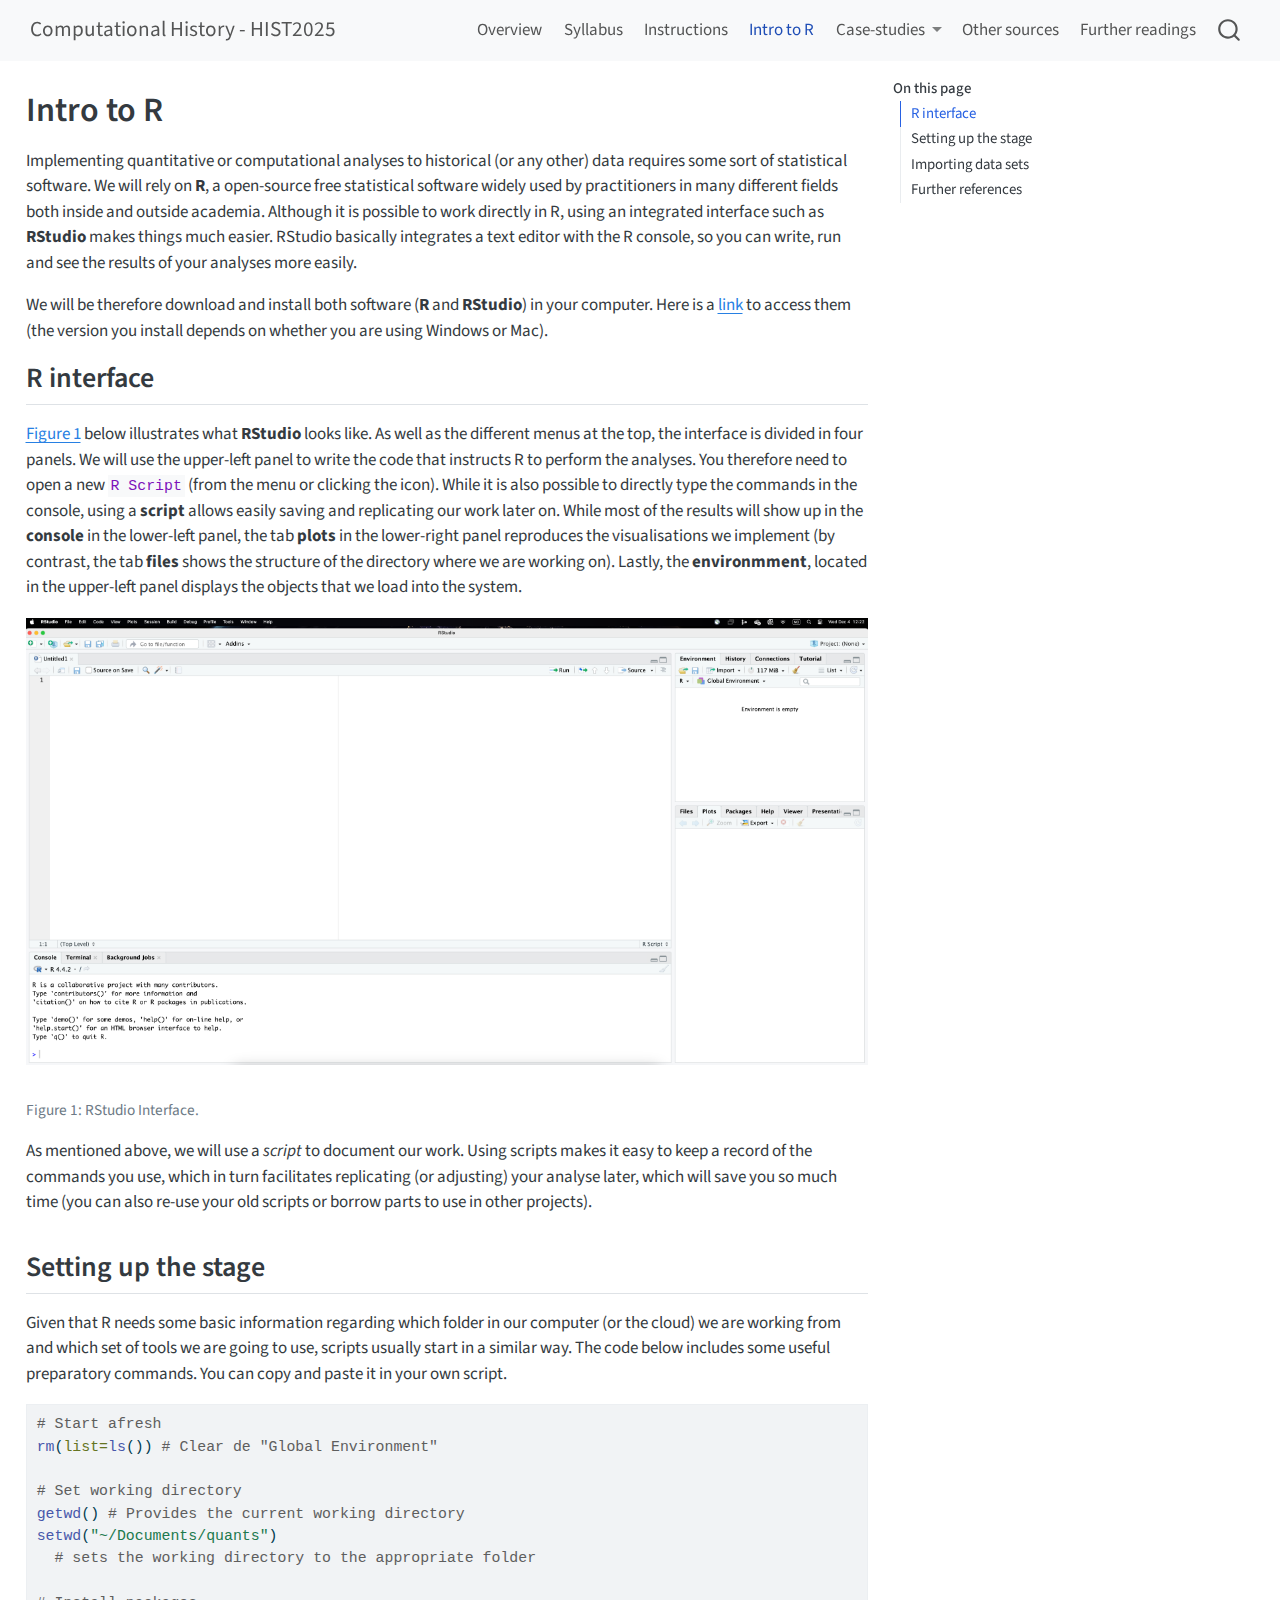
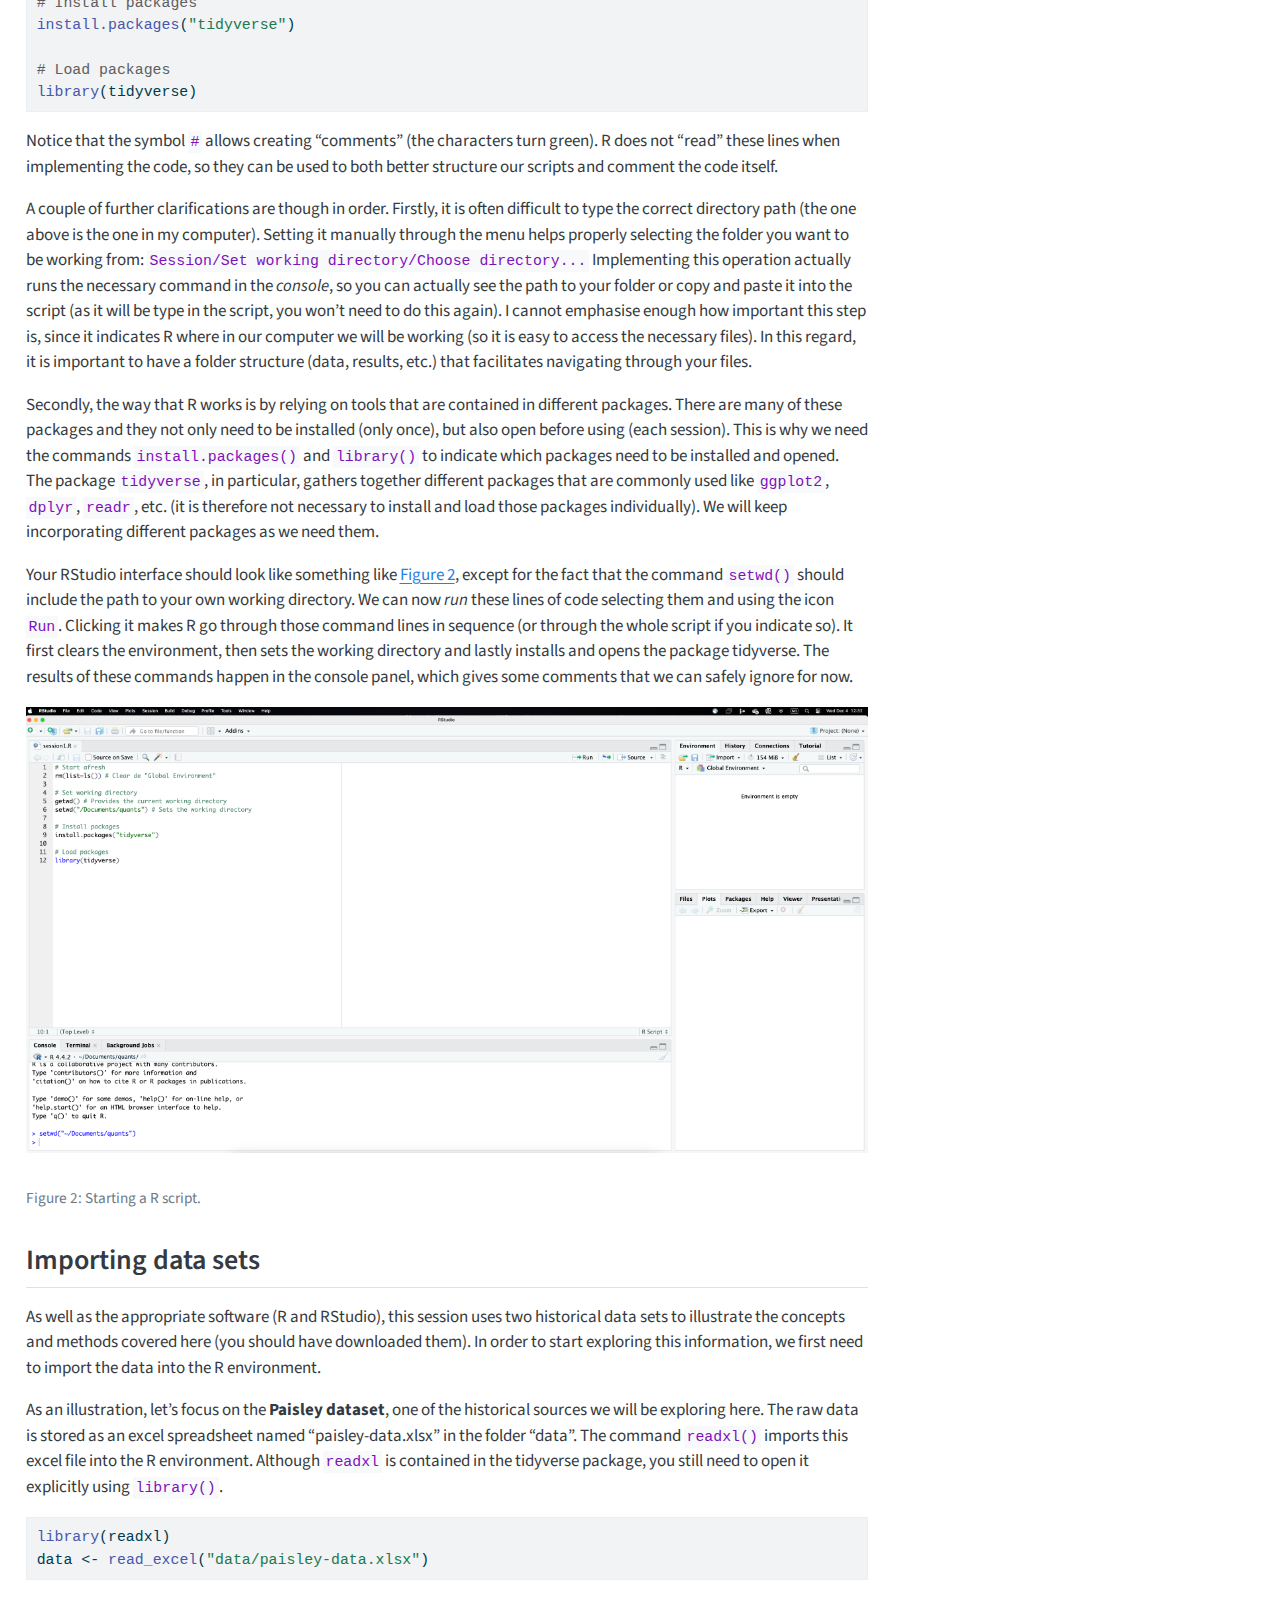
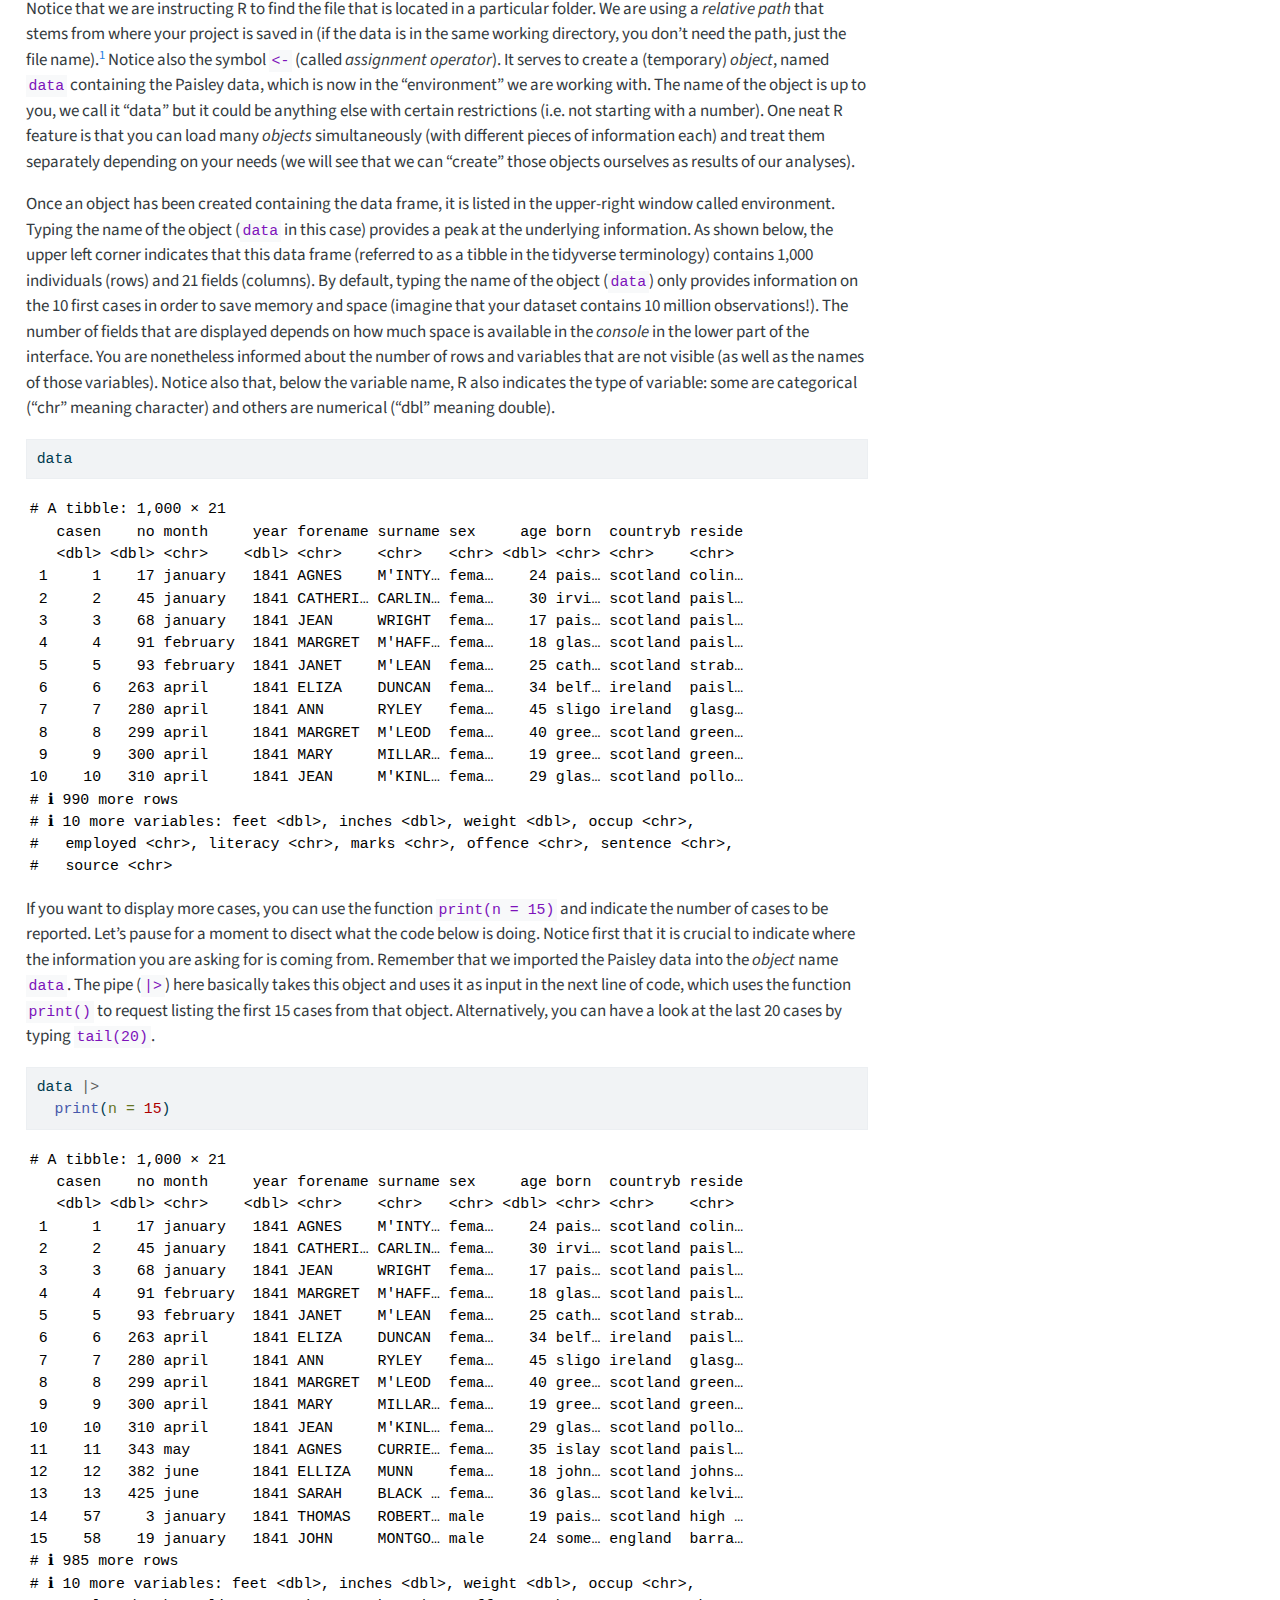
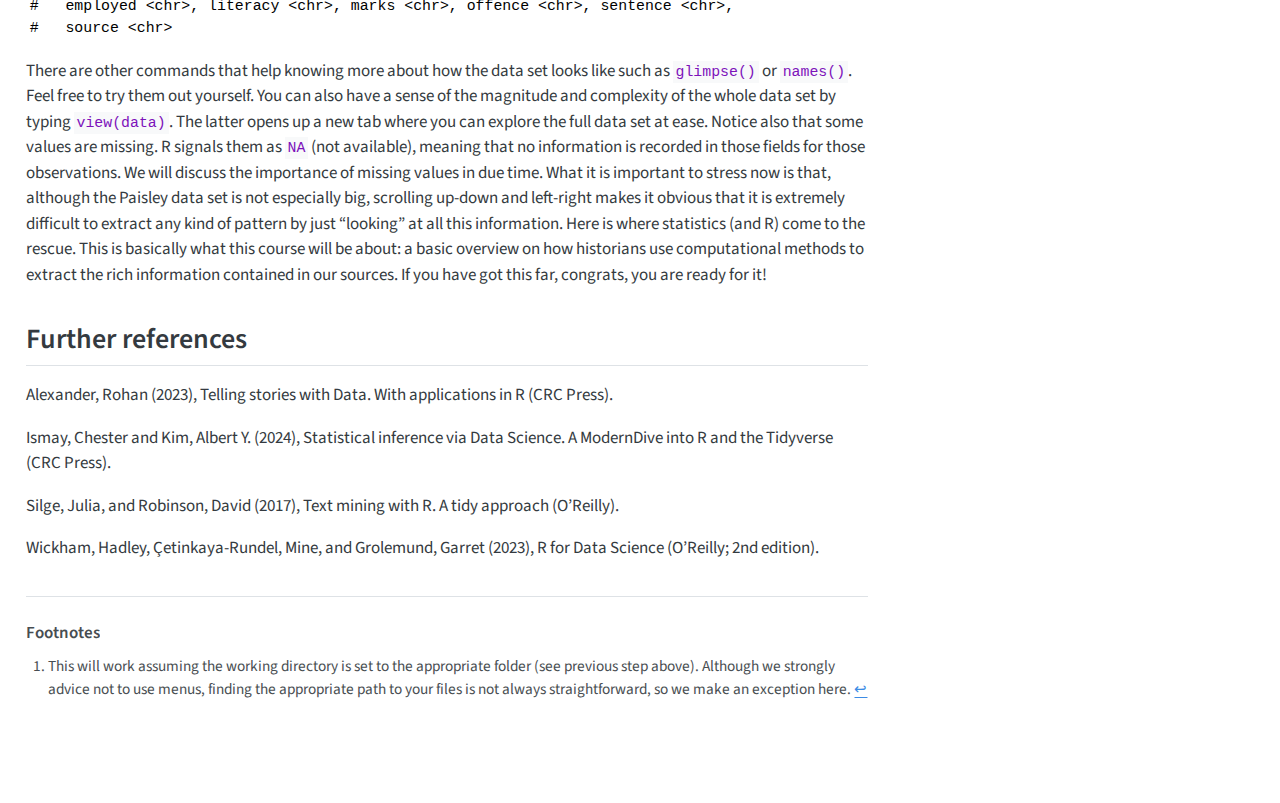
<file: docs/get-r.html>
<!DOCTYPE html>
<html xmlns="http://www.w3.org/1999/xhtml" lang="en" xml:lang="en"><head>

<meta charset="utf-8">
<meta name="generator" content="quarto-1.6.42">

<meta name="viewport" content="width=device-width, initial-scale=1.0, user-scalable=yes">


<title>Intro to R – Computational History - HIST2025</title>
<style>
code{white-space: pre-wrap;}
span.smallcaps{font-variant: small-caps;}
div.columns{display: flex; gap: min(4vw, 1.5em);}
div.column{flex: auto; overflow-x: auto;}
div.hanging-indent{margin-left: 1.5em; text-indent: -1.5em;}
ul.task-list{list-style: none;}
ul.task-list li input[type="checkbox"] {
  width: 0.8em;
  margin: 0 0.8em 0.2em -1em; /* quarto-specific, see https://github.com/quarto-dev/quarto-cli/issues/4556 */ 
  vertical-align: middle;
}
/* CSS for syntax highlighting */
pre > code.sourceCode { white-space: pre; position: relative; }
pre > code.sourceCode > span { line-height: 1.25; }
pre > code.sourceCode > span:empty { height: 1.2em; }
.sourceCode { overflow: visible; }
code.sourceCode > span { color: inherit; text-decoration: inherit; }
div.sourceCode { margin: 1em 0; }
pre.sourceCode { margin: 0; }
@media screen {
div.sourceCode { overflow: auto; }
}
@media print {
pre > code.sourceCode { white-space: pre-wrap; }
pre > code.sourceCode > span { display: inline-block; text-indent: -5em; padding-left: 5em; }
}
pre.numberSource code
  { counter-reset: source-line 0; }
pre.numberSource code > span
  { position: relative; left: -4em; counter-increment: source-line; }
pre.numberSource code > span > a:first-child::before
  { content: counter(source-line);
    position: relative; left: -1em; text-align: right; vertical-align: baseline;
    border: none; display: inline-block;
    -webkit-touch-callout: none; -webkit-user-select: none;
    -khtml-user-select: none; -moz-user-select: none;
    -ms-user-select: none; user-select: none;
    padding: 0 4px; width: 4em;
  }
pre.numberSource { margin-left: 3em;  padding-left: 4px; }
div.sourceCode
  {   }
@media screen {
pre > code.sourceCode > span > a:first-child::before { text-decoration: underline; }
}
</style>


<script src="site_libs/quarto-nav/quarto-nav.js"></script>
<script src="site_libs/quarto-nav/headroom.min.js"></script>
<script src="site_libs/clipboard/clipboard.min.js"></script>
<script src="site_libs/quarto-search/autocomplete.umd.js"></script>
<script src="site_libs/quarto-search/fuse.min.js"></script>
<script src="site_libs/quarto-search/quarto-search.js"></script>
<meta name="quarto:offset" content="./">
<script src="site_libs/quarto-html/quarto.js"></script>
<script src="site_libs/quarto-html/popper.min.js"></script>
<script src="site_libs/quarto-html/tippy.umd.min.js"></script>
<script src="site_libs/quarto-html/anchor.min.js"></script>
<link href="site_libs/quarto-html/tippy.css" rel="stylesheet">
<link href="site_libs/quarto-html/quarto-syntax-highlighting-2f5df379a58b258e96c21c0638c20c03.css" rel="stylesheet" id="quarto-text-highlighting-styles">
<script src="site_libs/bootstrap/bootstrap.min.js"></script>
<link href="site_libs/bootstrap/bootstrap-icons.css" rel="stylesheet">
<link href="site_libs/bootstrap/bootstrap-f8fa45338e7d851592d6b4ad57ea2445.min.css" rel="stylesheet" append-hash="true" id="quarto-bootstrap" data-mode="light">
<script id="quarto-search-options" type="application/json">{
  "location": "navbar",
  "copy-button": false,
  "collapse-after": 3,
  "panel-placement": "end",
  "type": "overlay",
  "limit": 50,
  "keyboard-shortcut": [
    "f",
    "/",
    "s"
  ],
  "show-item-context": false,
  "language": {
    "search-no-results-text": "No results",
    "search-matching-documents-text": "matching documents",
    "search-copy-link-title": "Copy link to search",
    "search-hide-matches-text": "Hide additional matches",
    "search-more-match-text": "more match in this document",
    "search-more-matches-text": "more matches in this document",
    "search-clear-button-title": "Clear",
    "search-text-placeholder": "",
    "search-detached-cancel-button-title": "Cancel",
    "search-submit-button-title": "Submit",
    "search-label": "Search"
  }
}</script>


<link rel="stylesheet" href="styles.css">
</head>

<body class="nav-fixed">

<div id="quarto-search-results"></div>
  <header id="quarto-header" class="headroom fixed-top">
    <nav class="navbar navbar-expand-lg " data-bs-theme="dark">
      <div class="navbar-container container-fluid">
      <div class="navbar-brand-container mx-auto">
    <a class="navbar-brand" href="./index.html">
    <span class="navbar-title">Computational History - HIST2025</span>
    </a>
  </div>
            <div id="quarto-search" class="" title="Search"></div>
          <button class="navbar-toggler" type="button" data-bs-toggle="collapse" data-bs-target="#navbarCollapse" aria-controls="navbarCollapse" role="menu" aria-expanded="false" aria-label="Toggle navigation" onclick="if (window.quartoToggleHeadroom) { window.quartoToggleHeadroom(); }">
  <span class="navbar-toggler-icon"></span>
</button>
          <div class="collapse navbar-collapse" id="navbarCollapse">
            <ul class="navbar-nav navbar-nav-scroll ms-auto">
  <li class="nav-item">
    <a class="nav-link" href="./index.html"> <i class="bi bi-fa-home" role="img">
</i> 
<span class="menu-text">Overview</span></a>
  </li>  
  <li class="nav-item">
    <a class="nav-link" href="./syllabus.html"> <i class="bi bi-fa-home" role="img">
</i> 
<span class="menu-text">Syllabus</span></a>
  </li>  
  <li class="nav-item">
    <a class="nav-link" href="./instructions.html"> <i class="bi bi-fa-list-ul" role="img">
</i> 
<span class="menu-text">Instructions</span></a>
  </li>  
  <li class="nav-item">
    <a class="nav-link active" href="./get-r.html" aria-current="page"> <i class="bi bi-fa-book" role="img">
</i> 
<span class="menu-text">Intro to R</span></a>
  </li>  
  <li class="nav-item dropdown ">
    <a class="nav-link dropdown-toggle" href="#" id="nav-menu-case-studies" role="link" data-bs-toggle="dropdown" aria-expanded="false">
      <i class="bi bi-fa-book" role="img">
</i> 
 <span class="menu-text">Case-studies</span>
    </a>
    <ul class="dropdown-menu dropdown-menu-end" aria-labelledby="nav-menu-case-studies">    
        <li>
    <a class="dropdown-item" href="./backg-paisley.html">
 <span class="dropdown-text">The Paisley Prisoners</span></a>
  </li>  
        <li>
    <a class="dropdown-item" href="./backg-speeches.html">
 <span class="dropdown-text">The State of the Union Speeches</span></a>
  </li>  
        <li>
    <a class="dropdown-item" href="./backg-tnp.html">
 <span class="dropdown-text">The Tudor Network of Letters</span></a>
  </li>  
    </ul>
  </li>
  <li class="nav-item">
    <a class="nav-link" href="./other-data.html"> 
<span class="menu-text">Other sources</span></a>
  </li>  
  <li class="nav-item">
    <a class="nav-link" href="./further-readings.html"> 
<span class="menu-text">Further readings</span></a>
  </li>  
</ul>
          </div> <!-- /navcollapse -->
            <div class="quarto-navbar-tools">
</div>
      </div> <!-- /container-fluid -->
    </nav>
</header>
<!-- content -->
<div id="quarto-content" class="quarto-container page-columns page-rows-contents page-layout-full page-navbar">
<!-- sidebar -->
<!-- margin-sidebar -->
    <div id="quarto-margin-sidebar" class="sidebar margin-sidebar">
        <nav id="TOC" role="doc-toc" class="toc-active">
    <h2 id="toc-title">On this page</h2>
   
  <ul>
  <li><a href="#r-interface" id="toc-r-interface" class="nav-link active" data-scroll-target="#r-interface">R interface</a></li>
  <li><a href="#setting-up-the-stage" id="toc-setting-up-the-stage" class="nav-link" data-scroll-target="#setting-up-the-stage">Setting up the stage</a></li>
  <li><a href="#importing-data-sets" id="toc-importing-data-sets" class="nav-link" data-scroll-target="#importing-data-sets">Importing data sets</a></li>
  <li><a href="#further-references" id="toc-further-references" class="nav-link" data-scroll-target="#further-references">Further references</a></li>
  </ul>
</nav>
    </div>
<!-- main -->
<main class="content column-page-left" id="quarto-document-content">

<header id="title-block-header" class="quarto-title-block default">
<div class="quarto-title">
<h1 class="title">Intro to R</h1>
</div>



<div class="quarto-title-meta column-page-left">

    
  
    
  </div>
  


</header>


<p>Implementing quantitative or computational analyses to historical (or any other) data requires some sort of statistical software. We will rely on <strong>R</strong>, a open-source free statistical software widely used by practitioners in many different fields both inside and outside academia. Although it is possible to work directly in R, using an integrated interface such as <strong>RStudio</strong> makes things much easier. RStudio basically integrates a text editor with the R console, so you can write, run and see the results of your analyses more easily.</p>
<p>We will be therefore download and install both software (<strong>R</strong> and <strong>RStudio</strong>) in your computer. Here is a <a href="https://posit.co/download/rstudio-desktop/">link</a> to access them (the version you install depends on whether you are using Windows or Mac).</p>
<section id="r-interface" class="level2">
<h2 class="anchored" data-anchor-id="r-interface">R interface</h2>
<p><a href="#fig-r-interface" class="quarto-xref">Figure&nbsp;1</a> below illustrates what <strong>RStudio</strong> looks like. As well as the different menus at the top, the interface is divided in four panels. We will use the upper-left panel to write the code that instructs R to perform the analyses. You therefore need to open a new <code>R Script</code> (from the menu or clicking the icon). While it is also possible to directly type the commands in the console, using a <strong>script</strong> allows easily saving and replicating our work later on. While most of the results will show up in the <strong>console</strong> in the lower-left panel, the tab <strong>plots</strong> in the lower-right panel reproduces the visualisations we implement (by contrast, the tab <strong>files</strong> shows the structure of the directory where we are working on). Lastly, the <strong>environmment</strong>, located in the upper-left panel displays the objects that we load into the system.</p>
<div id="fig-r-interface" class="quarto-float quarto-figure quarto-figure-center anchored">
<figure class="quarto-float quarto-float-fig figure">
<div aria-describedby="fig-r-interface-caption-0ceaefa1-69ba-4598-a22c-09a6ac19f8ca">
<div class="figure-content">
<div class="quarto-figure quarto-figure-center">
<figure class="figure">
<p><img src="images/r-interface.png" class="quarto-figure quarto-figure-center figure-img" style="width:100.0%;height:100.0%"></p>
</figure>
</div>
</div>
</div>
<figcaption class="quarto-float-caption-bottom quarto-float-caption quarto-float-fig" id="fig-r-interface-caption-0ceaefa1-69ba-4598-a22c-09a6ac19f8ca">
Figure&nbsp;1: RStudio Interface.
</figcaption>
</figure>
</div>
<p>As mentioned above, we will use a <em>script</em> to document our work. Using scripts makes it easy to keep a record of the commands you use, which in turn facilitates replicating (or adjusting) your analyse later, which will save you so much time (you can also re-use your old scripts or borrow parts to use in other projects).</p>
</section>
<section id="setting-up-the-stage" class="level2">
<h2 class="anchored" data-anchor-id="setting-up-the-stage">Setting up the stage</h2>
<p>Given that R needs some basic information regarding which folder in our computer (or the cloud) we are working from and which set of tools we are going to use, scripts usually start in a similar way. The code below includes some useful preparatory commands. You can copy and paste it in your own script.</p>
<div class="cell" data-evaluation="false">
<div class="sourceCode cell-code" id="cb1"><pre class="sourceCode r code-with-copy"><code class="sourceCode r"><span id="cb1-1"><a href="#cb1-1" aria-hidden="true" tabindex="-1"></a><span class="co"># Start afresh</span></span>
<span id="cb1-2"><a href="#cb1-2" aria-hidden="true" tabindex="-1"></a><span class="fu">rm</span>(<span class="at">list=</span><span class="fu">ls</span>()) <span class="co"># Clear de "Global Environment"</span></span>
<span id="cb1-3"><a href="#cb1-3" aria-hidden="true" tabindex="-1"></a></span>
<span id="cb1-4"><a href="#cb1-4" aria-hidden="true" tabindex="-1"></a><span class="co"># Set working directory</span></span>
<span id="cb1-5"><a href="#cb1-5" aria-hidden="true" tabindex="-1"></a><span class="fu">getwd</span>() <span class="co"># Provides the current working directory</span></span>
<span id="cb1-6"><a href="#cb1-6" aria-hidden="true" tabindex="-1"></a><span class="fu">setwd</span>(<span class="st">"~/Documents/quants"</span>) </span>
<span id="cb1-7"><a href="#cb1-7" aria-hidden="true" tabindex="-1"></a>  <span class="co"># sets the working directory to the appropriate folder</span></span>
<span id="cb1-8"><a href="#cb1-8" aria-hidden="true" tabindex="-1"></a></span>
<span id="cb1-9"><a href="#cb1-9" aria-hidden="true" tabindex="-1"></a><span class="co"># Install packages</span></span>
<span id="cb1-10"><a href="#cb1-10" aria-hidden="true" tabindex="-1"></a><span class="fu">install.packages</span>(<span class="st">"tidyverse"</span>)</span>
<span id="cb1-11"><a href="#cb1-11" aria-hidden="true" tabindex="-1"></a></span>
<span id="cb1-12"><a href="#cb1-12" aria-hidden="true" tabindex="-1"></a><span class="co"># Load packages</span></span>
<span id="cb1-13"><a href="#cb1-13" aria-hidden="true" tabindex="-1"></a><span class="fu">library</span>(tidyverse)</span></code><button title="Copy to Clipboard" class="code-copy-button"><i class="bi"></i></button></pre></div>
</div>
<p>Notice that the symbol <code>#</code> allows creating “comments” (the characters turn green). R does not “read” these lines when implementing the code, so they can be used to both better structure our scripts and comment the code itself.</p>
<p>A couple of further clarifications are though in order. Firstly, it is often difficult to type the correct directory path (the one above is the one in my computer). Setting it manually through the menu helps properly selecting the folder you want to be working from: <code>Session/Set working directory/Choose directory...</code> Implementing this operation actually runs the necessary command in the <em>console</em>, so you can actually see the path to your folder or copy and paste it into the script (as it will be type in the script, you won’t need to do this again). I cannot emphasise enough how important this step is, since it indicates R where in our computer we will be working (so it is easy to access the necessary files). In this regard, it is important to have a folder structure (data, results, etc.) that facilitates navigating through your files.</p>
<p>Secondly, the way that R works is by relying on tools that are contained in different packages. There are many of these packages and they not only need to be installed (only once), but also open before using (each session). This is why we need the commands <code>install.packages()</code> and <code>library()</code> to indicate which packages need to be installed and opened. The package <code>tidyverse</code>, in particular, gathers together different packages that are commonly used like <code>ggplot2</code>, <code>dplyr</code>, <code>readr</code>, etc. (it is therefore not necessary to install and load those packages individually). We will keep incorporating different packages as we need them.</p>
<p>Your RStudio interface should look like something like <a href="#fig-r-prelim" class="quarto-xref">Figure&nbsp;2</a>, except for the fact that the command <code>setwd()</code> should include the path to your own working directory. We can now <em>run</em> these lines of code selecting them and using the icon <code>Run</code>. Clicking it makes R go through those command lines in sequence (or through the whole script if you indicate so). It first clears the environment, then sets the working directory and lastly installs and opens the package tidyverse. The results of these commands happen in the console panel, which gives some comments that we can safely ignore for now.</p>
<div id="fig-r-prelim" class="quarto-float quarto-figure quarto-figure-center anchored">
<figure class="quarto-float quarto-float-fig figure">
<div aria-describedby="fig-r-prelim-caption-0ceaefa1-69ba-4598-a22c-09a6ac19f8ca">
<div class="figure-content">
<div class="quarto-figure quarto-figure-center">
<figure class="figure">
<p><img src="images/r-prelim.png" class="quarto-figure quarto-figure-center figure-img" style="width:100.0%;height:100.0%"></p>
</figure>
</div>
</div>
</div>
<figcaption class="quarto-float-caption-bottom quarto-float-caption quarto-float-fig" id="fig-r-prelim-caption-0ceaefa1-69ba-4598-a22c-09a6ac19f8ca">
Figure&nbsp;2: Starting a R script.
</figcaption>
</figure>
</div>
</section>
<section id="importing-data-sets" class="level2">
<h2 class="anchored" data-anchor-id="importing-data-sets">Importing data sets</h2>
<p>As well as the appropriate software (R and RStudio), this session uses two historical data sets to illustrate the concepts and methods covered here (you should have downloaded them). In order to start exploring this information, we first need to import the data into the R environment.</p>
<p>As an illustration, let’s focus on the <strong>Paisley dataset</strong>, one of the historical sources we will be exploring here. The raw data is stored as an excel spreadsheet named “paisley-data.xlsx” in the folder “data”. The command <code>readxl()</code> imports this excel file into the R environment. Although <code>readxl</code> is contained in the tidyverse package, you still need to open it explicitly using <code>library()</code>.</p>
<div class="cell">
<div class="sourceCode cell-code" id="cb2"><pre class="sourceCode r code-with-copy"><code class="sourceCode r"><span id="cb2-1"><a href="#cb2-1" aria-hidden="true" tabindex="-1"></a><span class="fu">library</span>(readxl)</span>
<span id="cb2-2"><a href="#cb2-2" aria-hidden="true" tabindex="-1"></a>data <span class="ot">&lt;-</span> <span class="fu">read_excel</span>(<span class="st">"data/paisley-data.xlsx"</span>)</span></code><button title="Copy to Clipboard" class="code-copy-button"><i class="bi"></i></button></pre></div>
</div>
<p>Notice that we are instructing R to find the file that is located in a particular folder. We are using a <em>relative path</em> that stems from where your project is saved in (if the data is in the same working directory, you don’t need the path, just the file name).<a href="#fn1" class="footnote-ref" id="fnref1" role="doc-noteref"><sup>1</sup></a> Notice also the symbol <code>&lt;-</code> (called <em>assignment operator</em>). It serves to create a (temporary) <em>object</em>, named <code>data</code> containing the Paisley data, which is now in the “environment” we are working with. The name of the object is up to you, we call it “data” but it could be anything else with certain restrictions (i.e.&nbsp;not starting with a number). One neat R feature is that you can load many <em>objects</em> simultaneously (with different pieces of information each) and treat them separately depending on your needs (we will see that we can “create” those objects ourselves as results of our analyses).</p>
<p>Once an object has been created containing the data frame, it is listed in the upper-right window called environment. Typing the name of the object (<code>data</code> in this case) provides a peak at the underlying information. As shown below, the upper left corner indicates that this data frame (referred to as a tibble in the tidyverse terminology) contains 1,000 individuals (rows) and 21 fields (columns). By default, typing the name of the object (<code>data</code>) only provides information on the 10 first cases in order to save memory and space (imagine that your dataset contains 10 million observations!). The number of fields that are displayed depends on how much space is available in the <em>console</em> in the lower part of the interface. You are nonetheless informed about the number of rows and variables that are not visible (as well as the names of those variables). Notice also that, below the variable name, R also indicates the type of variable: some are categorical (“chr” meaning character) and others are numerical (“dbl” meaning double).</p>
<div class="cell">
<div class="sourceCode cell-code" id="cb3"><pre class="sourceCode r code-with-copy"><code class="sourceCode r"><span id="cb3-1"><a href="#cb3-1" aria-hidden="true" tabindex="-1"></a>data</span></code><button title="Copy to Clipboard" class="code-copy-button"><i class="bi"></i></button></pre></div>
<div class="cell-output cell-output-stdout">
<pre><code># A tibble: 1,000 × 21
   casen    no month     year forename surname sex     age born  countryb reside
   &lt;dbl&gt; &lt;dbl&gt; &lt;chr&gt;    &lt;dbl&gt; &lt;chr&gt;    &lt;chr&gt;   &lt;chr&gt; &lt;dbl&gt; &lt;chr&gt; &lt;chr&gt;    &lt;chr&gt; 
 1     1    17 january   1841 AGNES    M'INTY… fema…    24 pais… scotland colin…
 2     2    45 january   1841 CATHERI… CARLIN… fema…    30 irvi… scotland paisl…
 3     3    68 january   1841 JEAN     WRIGHT  fema…    17 pais… scotland paisl…
 4     4    91 february  1841 MARGRET  M'HAFF… fema…    18 glas… scotland paisl…
 5     5    93 february  1841 JANET    M'LEAN  fema…    25 cath… scotland strab…
 6     6   263 april     1841 ELIZA    DUNCAN  fema…    34 belf… ireland  paisl…
 7     7   280 april     1841 ANN      RYLEY   fema…    45 sligo ireland  glasg…
 8     8   299 april     1841 MARGRET  M'LEOD  fema…    40 gree… scotland green…
 9     9   300 april     1841 MARY     MILLAR… fema…    19 gree… scotland green…
10    10   310 april     1841 JEAN     M'KINL… fema…    29 glas… scotland pollo…
# ℹ 990 more rows
# ℹ 10 more variables: feet &lt;dbl&gt;, inches &lt;dbl&gt;, weight &lt;dbl&gt;, occup &lt;chr&gt;,
#   employed &lt;chr&gt;, literacy &lt;chr&gt;, marks &lt;chr&gt;, offence &lt;chr&gt;, sentence &lt;chr&gt;,
#   source &lt;chr&gt;</code></pre>
</div>
</div>
<p>If you want to display more cases, you can use the function <code>print(n = 15)</code> and indicate the number of cases to be reported. Let’s pause for a moment to disect what the code below is doing. Notice first that it is crucial to indicate where the information you are asking for is coming from. Remember that we imported the Paisley data into the <em>object</em> name <code>data</code>. The pipe (<code>|&gt;</code>) here basically takes this object and uses it as input in the next line of code, which uses the function <code>print()</code> to request listing the first 15 cases from that object. Alternatively, you can have a look at the last 20 cases by typing <code>tail(20)</code>.</p>
<div class="cell">
<div class="sourceCode cell-code" id="cb5"><pre class="sourceCode r code-with-copy"><code class="sourceCode r"><span id="cb5-1"><a href="#cb5-1" aria-hidden="true" tabindex="-1"></a>data <span class="sc">|&gt;</span>  </span>
<span id="cb5-2"><a href="#cb5-2" aria-hidden="true" tabindex="-1"></a>  <span class="fu">print</span>(<span class="at">n =</span> <span class="dv">15</span>)</span></code><button title="Copy to Clipboard" class="code-copy-button"><i class="bi"></i></button></pre></div>
<div class="cell-output cell-output-stdout">
<pre><code># A tibble: 1,000 × 21
   casen    no month     year forename surname sex     age born  countryb reside
   &lt;dbl&gt; &lt;dbl&gt; &lt;chr&gt;    &lt;dbl&gt; &lt;chr&gt;    &lt;chr&gt;   &lt;chr&gt; &lt;dbl&gt; &lt;chr&gt; &lt;chr&gt;    &lt;chr&gt; 
 1     1    17 january   1841 AGNES    M'INTY… fema…    24 pais… scotland colin…
 2     2    45 january   1841 CATHERI… CARLIN… fema…    30 irvi… scotland paisl…
 3     3    68 january   1841 JEAN     WRIGHT  fema…    17 pais… scotland paisl…
 4     4    91 february  1841 MARGRET  M'HAFF… fema…    18 glas… scotland paisl…
 5     5    93 february  1841 JANET    M'LEAN  fema…    25 cath… scotland strab…
 6     6   263 april     1841 ELIZA    DUNCAN  fema…    34 belf… ireland  paisl…
 7     7   280 april     1841 ANN      RYLEY   fema…    45 sligo ireland  glasg…
 8     8   299 april     1841 MARGRET  M'LEOD  fema…    40 gree… scotland green…
 9     9   300 april     1841 MARY     MILLAR… fema…    19 gree… scotland green…
10    10   310 april     1841 JEAN     M'KINL… fema…    29 glas… scotland pollo…
11    11   343 may       1841 AGNES    CURRIE… fema…    35 islay scotland paisl…
12    12   382 june      1841 ELLIZA   MUNN    fema…    18 john… scotland johns…
13    13   425 june      1841 SARAH    BLACK … fema…    36 glas… scotland kelvi…
14    57     3 january   1841 THOMAS   ROBERT… male     19 pais… scotland high …
15    58    19 january   1841 JOHN     MONTGO… male     24 some… england  barra…
# ℹ 985 more rows
# ℹ 10 more variables: feet &lt;dbl&gt;, inches &lt;dbl&gt;, weight &lt;dbl&gt;, occup &lt;chr&gt;,
#   employed &lt;chr&gt;, literacy &lt;chr&gt;, marks &lt;chr&gt;, offence &lt;chr&gt;, sentence &lt;chr&gt;,
#   source &lt;chr&gt;</code></pre>
</div>
</div>
<p>There are other commands that help knowing more about how the data set looks like such as <code>glimpse()</code> or <code>names()</code>. Feel free to try them out yourself. You can also have a sense of the magnitude and complexity of the whole data set by typing <code>view(data)</code>. The latter opens up a new tab where you can explore the full data set at ease. Notice also that some values are missing. R signals them as <code>NA</code> (not available), meaning that no information is recorded in those fields for those observations. We will discuss the importance of missing values in due time. What it is important to stress now is that, although the Paisley data set is not especially big, scrolling up-down and left-right makes it obvious that it is extremely difficult to extract any kind of pattern by just “looking” at all this information. Here is where statistics (and R) come to the rescue. This is basically what this course will be about: a basic overview on how historians use computational methods to extract the rich information contained in our sources. If you have got this far, congrats, you are ready for it!</p>
</section>
<section id="further-references" class="level2">
<h2 class="anchored" data-anchor-id="further-references">Further references</h2>
<p>Alexander, Rohan (2023), Telling stories with Data. With applications in R (CRC Press).</p>
<p>Ismay, Chester and Kim, Albert Y. (2024), Statistical inference via Data Science. A ModernDive into R and the Tidyverse (CRC Press).</p>
<p>Silge, Julia, and Robinson, David (2017), Text mining with R. A tidy approach (O’Reilly).</p>
<p>Wickham, Hadley, Çetinkaya-Rundel, Mine, and Grolemund, Garret (2023), R for Data Science (O’Reilly; 2nd edition).</p>


</section>


<div id="quarto-appendix" class="default"><section id="footnotes" class="footnotes footnotes-end-of-document" role="doc-endnotes"><h2 class="anchored quarto-appendix-heading">Footnotes</h2>

<ol>
<li id="fn1"><p>This will work assuming the working directory is set to the appropriate folder (see previous step above). Although we strongly advice not to use menus, finding the appropriate path to your files is not always straightforward, so we make an exception here.<a href="#fnref1" class="footnote-back" role="doc-backlink">↩︎</a></p></li>
</ol>
</section></div></main> <!-- /main -->
<script id="quarto-html-after-body" type="application/javascript">
window.document.addEventListener("DOMContentLoaded", function (event) {
  const toggleBodyColorMode = (bsSheetEl) => {
    const mode = bsSheetEl.getAttribute("data-mode");
    const bodyEl = window.document.querySelector("body");
    if (mode === "dark") {
      bodyEl.classList.add("quarto-dark");
      bodyEl.classList.remove("quarto-light");
    } else {
      bodyEl.classList.add("quarto-light");
      bodyEl.classList.remove("quarto-dark");
    }
  }
  const toggleBodyColorPrimary = () => {
    const bsSheetEl = window.document.querySelector("link#quarto-bootstrap");
    if (bsSheetEl) {
      toggleBodyColorMode(bsSheetEl);
    }
  }
  toggleBodyColorPrimary();  
  const icon = "";
  const anchorJS = new window.AnchorJS();
  anchorJS.options = {
    placement: 'right',
    icon: icon
  };
  anchorJS.add('.anchored');
  const isCodeAnnotation = (el) => {
    for (const clz of el.classList) {
      if (clz.startsWith('code-annotation-')) {                     
        return true;
      }
    }
    return false;
  }
  const onCopySuccess = function(e) {
    // button target
    const button = e.trigger;
    // don't keep focus
    button.blur();
    // flash "checked"
    button.classList.add('code-copy-button-checked');
    var currentTitle = button.getAttribute("title");
    button.setAttribute("title", "Copied!");
    let tooltip;
    if (window.bootstrap) {
      button.setAttribute("data-bs-toggle", "tooltip");
      button.setAttribute("data-bs-placement", "left");
      button.setAttribute("data-bs-title", "Copied!");
      tooltip = new bootstrap.Tooltip(button, 
        { trigger: "manual", 
          customClass: "code-copy-button-tooltip",
          offset: [0, -8]});
      tooltip.show();    
    }
    setTimeout(function() {
      if (tooltip) {
        tooltip.hide();
        button.removeAttribute("data-bs-title");
        button.removeAttribute("data-bs-toggle");
        button.removeAttribute("data-bs-placement");
      }
      button.setAttribute("title", currentTitle);
      button.classList.remove('code-copy-button-checked');
    }, 1000);
    // clear code selection
    e.clearSelection();
  }
  const getTextToCopy = function(trigger) {
      const codeEl = trigger.previousElementSibling.cloneNode(true);
      for (const childEl of codeEl.children) {
        if (isCodeAnnotation(childEl)) {
          childEl.remove();
        }
      }
      return codeEl.innerText;
  }
  const clipboard = new window.ClipboardJS('.code-copy-button:not([data-in-quarto-modal])', {
    text: getTextToCopy
  });
  clipboard.on('success', onCopySuccess);
  if (window.document.getElementById('quarto-embedded-source-code-modal')) {
    const clipboardModal = new window.ClipboardJS('.code-copy-button[data-in-quarto-modal]', {
      text: getTextToCopy,
      container: window.document.getElementById('quarto-embedded-source-code-modal')
    });
    clipboardModal.on('success', onCopySuccess);
  }
    var localhostRegex = new RegExp(/^(?:http|https):\/\/localhost\:?[0-9]*\//);
    var mailtoRegex = new RegExp(/^mailto:/);
      var filterRegex = new RegExp('/' + window.location.host + '/');
    var isInternal = (href) => {
        return filterRegex.test(href) || localhostRegex.test(href) || mailtoRegex.test(href);
    }
    // Inspect non-navigation links and adorn them if external
 	var links = window.document.querySelectorAll('a[href]:not(.nav-link):not(.navbar-brand):not(.toc-action):not(.sidebar-link):not(.sidebar-item-toggle):not(.pagination-link):not(.no-external):not([aria-hidden]):not(.dropdown-item):not(.quarto-navigation-tool):not(.about-link)');
    for (var i=0; i<links.length; i++) {
      const link = links[i];
      if (!isInternal(link.href)) {
        // undo the damage that might have been done by quarto-nav.js in the case of
        // links that we want to consider external
        if (link.dataset.originalHref !== undefined) {
          link.href = link.dataset.originalHref;
        }
      }
    }
  function tippyHover(el, contentFn, onTriggerFn, onUntriggerFn) {
    const config = {
      allowHTML: true,
      maxWidth: 500,
      delay: 100,
      arrow: false,
      appendTo: function(el) {
          return el.parentElement;
      },
      interactive: true,
      interactiveBorder: 10,
      theme: 'quarto',
      placement: 'bottom-start',
    };
    if (contentFn) {
      config.content = contentFn;
    }
    if (onTriggerFn) {
      config.onTrigger = onTriggerFn;
    }
    if (onUntriggerFn) {
      config.onUntrigger = onUntriggerFn;
    }
    window.tippy(el, config); 
  }
  const noterefs = window.document.querySelectorAll('a[role="doc-noteref"]');
  for (var i=0; i<noterefs.length; i++) {
    const ref = noterefs[i];
    tippyHover(ref, function() {
      // use id or data attribute instead here
      let href = ref.getAttribute('data-footnote-href') || ref.getAttribute('href');
      try { href = new URL(href).hash; } catch {}
      const id = href.replace(/^#\/?/, "");
      const note = window.document.getElementById(id);
      if (note) {
        return note.innerHTML;
      } else {
        return "";
      }
    });
  }
  const xrefs = window.document.querySelectorAll('a.quarto-xref');
  const processXRef = (id, note) => {
    // Strip column container classes
    const stripColumnClz = (el) => {
      el.classList.remove("page-full", "page-columns");
      if (el.children) {
        for (const child of el.children) {
          stripColumnClz(child);
        }
      }
    }
    stripColumnClz(note)
    if (id === null || id.startsWith('sec-')) {
      // Special case sections, only their first couple elements
      const container = document.createElement("div");
      if (note.children && note.children.length > 2) {
        container.appendChild(note.children[0].cloneNode(true));
        for (let i = 1; i < note.children.length; i++) {
          const child = note.children[i];
          if (child.tagName === "P" && child.innerText === "") {
            continue;
          } else {
            container.appendChild(child.cloneNode(true));
            break;
          }
        }
        if (window.Quarto?.typesetMath) {
          window.Quarto.typesetMath(container);
        }
        return container.innerHTML
      } else {
        if (window.Quarto?.typesetMath) {
          window.Quarto.typesetMath(note);
        }
        return note.innerHTML;
      }
    } else {
      // Remove any anchor links if they are present
      const anchorLink = note.querySelector('a.anchorjs-link');
      if (anchorLink) {
        anchorLink.remove();
      }
      if (window.Quarto?.typesetMath) {
        window.Quarto.typesetMath(note);
      }
      if (note.classList.contains("callout")) {
        return note.outerHTML;
      } else {
        return note.innerHTML;
      }
    }
  }
  for (var i=0; i<xrefs.length; i++) {
    const xref = xrefs[i];
    tippyHover(xref, undefined, function(instance) {
      instance.disable();
      let url = xref.getAttribute('href');
      let hash = undefined; 
      if (url.startsWith('#')) {
        hash = url;
      } else {
        try { hash = new URL(url).hash; } catch {}
      }
      if (hash) {
        const id = hash.replace(/^#\/?/, "");
        const note = window.document.getElementById(id);
        if (note !== null) {
          try {
            const html = processXRef(id, note.cloneNode(true));
            instance.setContent(html);
          } finally {
            instance.enable();
            instance.show();
          }
        } else {
          // See if we can fetch this
          fetch(url.split('#')[0])
          .then(res => res.text())
          .then(html => {
            const parser = new DOMParser();
            const htmlDoc = parser.parseFromString(html, "text/html");
            const note = htmlDoc.getElementById(id);
            if (note !== null) {
              const html = processXRef(id, note);
              instance.setContent(html);
            } 
          }).finally(() => {
            instance.enable();
            instance.show();
          });
        }
      } else {
        // See if we can fetch a full url (with no hash to target)
        // This is a special case and we should probably do some content thinning / targeting
        fetch(url)
        .then(res => res.text())
        .then(html => {
          const parser = new DOMParser();
          const htmlDoc = parser.parseFromString(html, "text/html");
          const note = htmlDoc.querySelector('main.content');
          if (note !== null) {
            // This should only happen for chapter cross references
            // (since there is no id in the URL)
            // remove the first header
            if (note.children.length > 0 && note.children[0].tagName === "HEADER") {
              note.children[0].remove();
            }
            const html = processXRef(null, note);
            instance.setContent(html);
          } 
        }).finally(() => {
          instance.enable();
          instance.show();
        });
      }
    }, function(instance) {
    });
  }
      let selectedAnnoteEl;
      const selectorForAnnotation = ( cell, annotation) => {
        let cellAttr = 'data-code-cell="' + cell + '"';
        let lineAttr = 'data-code-annotation="' +  annotation + '"';
        const selector = 'span[' + cellAttr + '][' + lineAttr + ']';
        return selector;
      }
      const selectCodeLines = (annoteEl) => {
        const doc = window.document;
        const targetCell = annoteEl.getAttribute("data-target-cell");
        const targetAnnotation = annoteEl.getAttribute("data-target-annotation");
        const annoteSpan = window.document.querySelector(selectorForAnnotation(targetCell, targetAnnotation));
        const lines = annoteSpan.getAttribute("data-code-lines").split(",");
        const lineIds = lines.map((line) => {
          return targetCell + "-" + line;
        })
        let top = null;
        let height = null;
        let parent = null;
        if (lineIds.length > 0) {
            //compute the position of the single el (top and bottom and make a div)
            const el = window.document.getElementById(lineIds[0]);
            top = el.offsetTop;
            height = el.offsetHeight;
            parent = el.parentElement.parentElement;
          if (lineIds.length > 1) {
            const lastEl = window.document.getElementById(lineIds[lineIds.length - 1]);
            const bottom = lastEl.offsetTop + lastEl.offsetHeight;
            height = bottom - top;
          }
          if (top !== null && height !== null && parent !== null) {
            // cook up a div (if necessary) and position it 
            let div = window.document.getElementById("code-annotation-line-highlight");
            if (div === null) {
              div = window.document.createElement("div");
              div.setAttribute("id", "code-annotation-line-highlight");
              div.style.position = 'absolute';
              parent.appendChild(div);
            }
            div.style.top = top - 2 + "px";
            div.style.height = height + 4 + "px";
            div.style.left = 0;
            let gutterDiv = window.document.getElementById("code-annotation-line-highlight-gutter");
            if (gutterDiv === null) {
              gutterDiv = window.document.createElement("div");
              gutterDiv.setAttribute("id", "code-annotation-line-highlight-gutter");
              gutterDiv.style.position = 'absolute';
              const codeCell = window.document.getElementById(targetCell);
              const gutter = codeCell.querySelector('.code-annotation-gutter');
              gutter.appendChild(gutterDiv);
            }
            gutterDiv.style.top = top - 2 + "px";
            gutterDiv.style.height = height + 4 + "px";
          }
          selectedAnnoteEl = annoteEl;
        }
      };
      const unselectCodeLines = () => {
        const elementsIds = ["code-annotation-line-highlight", "code-annotation-line-highlight-gutter"];
        elementsIds.forEach((elId) => {
          const div = window.document.getElementById(elId);
          if (div) {
            div.remove();
          }
        });
        selectedAnnoteEl = undefined;
      };
        // Handle positioning of the toggle
    window.addEventListener(
      "resize",
      throttle(() => {
        elRect = undefined;
        if (selectedAnnoteEl) {
          selectCodeLines(selectedAnnoteEl);
        }
      }, 10)
    );
    function throttle(fn, ms) {
    let throttle = false;
    let timer;
      return (...args) => {
        if(!throttle) { // first call gets through
            fn.apply(this, args);
            throttle = true;
        } else { // all the others get throttled
            if(timer) clearTimeout(timer); // cancel #2
            timer = setTimeout(() => {
              fn.apply(this, args);
              timer = throttle = false;
            }, ms);
        }
      };
    }
      // Attach click handler to the DT
      const annoteDls = window.document.querySelectorAll('dt[data-target-cell]');
      for (const annoteDlNode of annoteDls) {
        annoteDlNode.addEventListener('click', (event) => {
          const clickedEl = event.target;
          if (clickedEl !== selectedAnnoteEl) {
            unselectCodeLines();
            const activeEl = window.document.querySelector('dt[data-target-cell].code-annotation-active');
            if (activeEl) {
              activeEl.classList.remove('code-annotation-active');
            }
            selectCodeLines(clickedEl);
            clickedEl.classList.add('code-annotation-active');
          } else {
            // Unselect the line
            unselectCodeLines();
            clickedEl.classList.remove('code-annotation-active');
          }
        });
      }
  const findCites = (el) => {
    const parentEl = el.parentElement;
    if (parentEl) {
      const cites = parentEl.dataset.cites;
      if (cites) {
        return {
          el,
          cites: cites.split(' ')
        };
      } else {
        return findCites(el.parentElement)
      }
    } else {
      return undefined;
    }
  };
  var bibliorefs = window.document.querySelectorAll('a[role="doc-biblioref"]');
  for (var i=0; i<bibliorefs.length; i++) {
    const ref = bibliorefs[i];
    const citeInfo = findCites(ref);
    if (citeInfo) {
      tippyHover(citeInfo.el, function() {
        var popup = window.document.createElement('div');
        citeInfo.cites.forEach(function(cite) {
          var citeDiv = window.document.createElement('div');
          citeDiv.classList.add('hanging-indent');
          citeDiv.classList.add('csl-entry');
          var biblioDiv = window.document.getElementById('ref-' + cite);
          if (biblioDiv) {
            citeDiv.innerHTML = biblioDiv.innerHTML;
          }
          popup.appendChild(citeDiv);
        });
        return popup.innerHTML;
      });
    }
  }
});
</script>
</div> <!-- /content -->




</body></html>
</file>
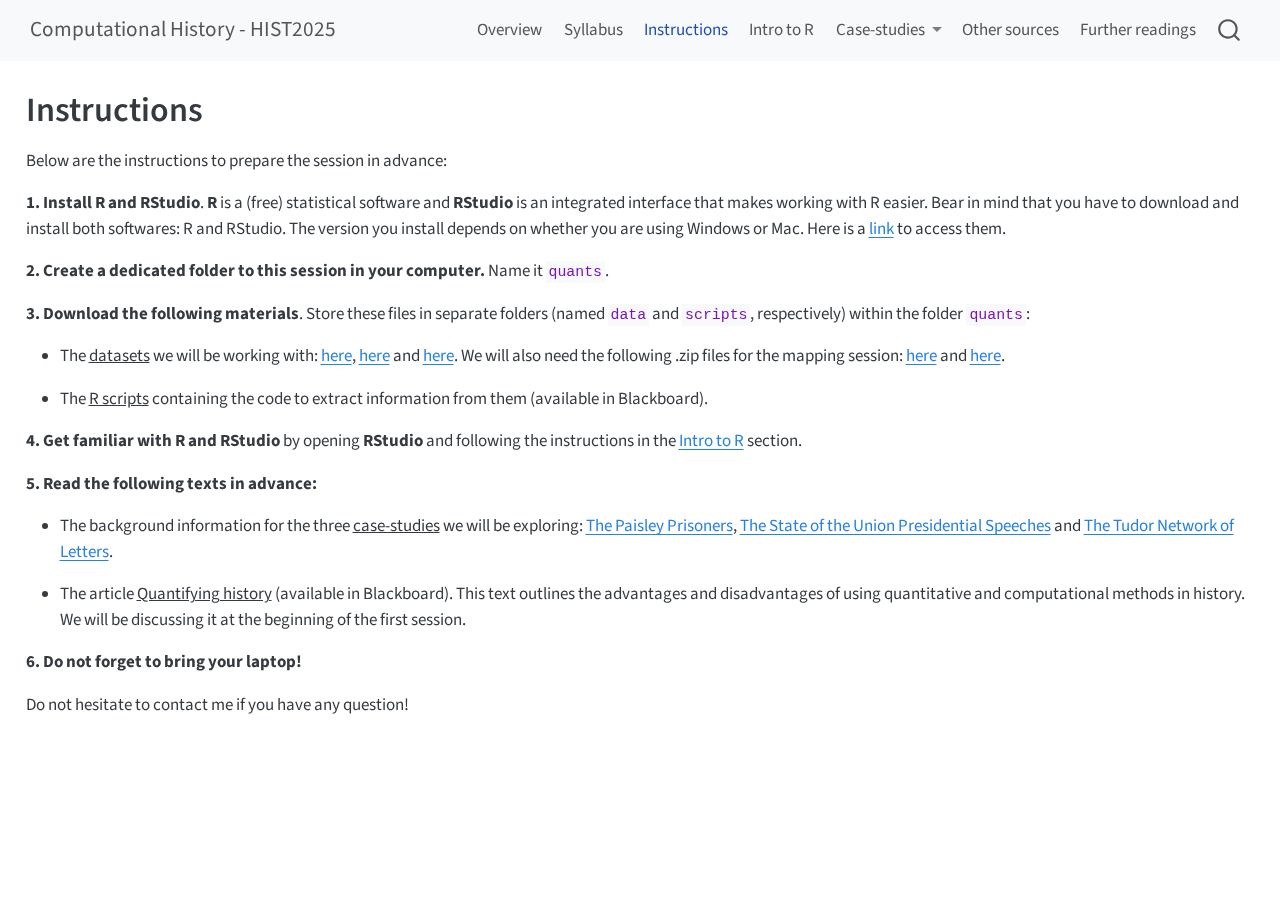
<file: docs/instructions.html>
<!DOCTYPE html>
<html xmlns="http://www.w3.org/1999/xhtml" lang="en" xml:lang="en"><head>

<meta charset="utf-8">
<meta name="generator" content="quarto-1.6.42">

<meta name="viewport" content="width=device-width, initial-scale=1.0, user-scalable=yes">


<title>Instructions – Computational History - HIST2025</title>
<style>
code{white-space: pre-wrap;}
span.smallcaps{font-variant: small-caps;}
div.columns{display: flex; gap: min(4vw, 1.5em);}
div.column{flex: auto; overflow-x: auto;}
div.hanging-indent{margin-left: 1.5em; text-indent: -1.5em;}
ul.task-list{list-style: none;}
ul.task-list li input[type="checkbox"] {
  width: 0.8em;
  margin: 0 0.8em 0.2em -1em; /* quarto-specific, see https://github.com/quarto-dev/quarto-cli/issues/4556 */ 
  vertical-align: middle;
}
</style>


<script src="site_libs/quarto-nav/quarto-nav.js"></script>
<script src="site_libs/quarto-nav/headroom.min.js"></script>
<script src="site_libs/clipboard/clipboard.min.js"></script>
<script src="site_libs/quarto-search/autocomplete.umd.js"></script>
<script src="site_libs/quarto-search/fuse.min.js"></script>
<script src="site_libs/quarto-search/quarto-search.js"></script>
<meta name="quarto:offset" content="./">
<script src="site_libs/quarto-html/quarto.js"></script>
<script src="site_libs/quarto-html/popper.min.js"></script>
<script src="site_libs/quarto-html/tippy.umd.min.js"></script>
<script src="site_libs/quarto-html/anchor.min.js"></script>
<link href="site_libs/quarto-html/tippy.css" rel="stylesheet">
<link href="site_libs/quarto-html/quarto-syntax-highlighting-2f5df379a58b258e96c21c0638c20c03.css" rel="stylesheet" id="quarto-text-highlighting-styles">
<script src="site_libs/bootstrap/bootstrap.min.js"></script>
<link href="site_libs/bootstrap/bootstrap-icons.css" rel="stylesheet">
<link href="site_libs/bootstrap/bootstrap-f8fa45338e7d851592d6b4ad57ea2445.min.css" rel="stylesheet" append-hash="true" id="quarto-bootstrap" data-mode="light">
<script id="quarto-search-options" type="application/json">{
  "location": "navbar",
  "copy-button": false,
  "collapse-after": 3,
  "panel-placement": "end",
  "type": "overlay",
  "limit": 50,
  "keyboard-shortcut": [
    "f",
    "/",
    "s"
  ],
  "show-item-context": false,
  "language": {
    "search-no-results-text": "No results",
    "search-matching-documents-text": "matching documents",
    "search-copy-link-title": "Copy link to search",
    "search-hide-matches-text": "Hide additional matches",
    "search-more-match-text": "more match in this document",
    "search-more-matches-text": "more matches in this document",
    "search-clear-button-title": "Clear",
    "search-text-placeholder": "",
    "search-detached-cancel-button-title": "Cancel",
    "search-submit-button-title": "Submit",
    "search-label": "Search"
  }
}</script>


<link rel="stylesheet" href="styles.css">
</head>

<body class="nav-fixed">

<div id="quarto-search-results"></div>
  <header id="quarto-header" class="headroom fixed-top">
    <nav class="navbar navbar-expand-lg " data-bs-theme="dark">
      <div class="navbar-container container-fluid">
      <div class="navbar-brand-container mx-auto">
    <a class="navbar-brand" href="./index.html">
    <span class="navbar-title">Computational History - HIST2025</span>
    </a>
  </div>
            <div id="quarto-search" class="" title="Search"></div>
          <button class="navbar-toggler" type="button" data-bs-toggle="collapse" data-bs-target="#navbarCollapse" aria-controls="navbarCollapse" role="menu" aria-expanded="false" aria-label="Toggle navigation" onclick="if (window.quartoToggleHeadroom) { window.quartoToggleHeadroom(); }">
  <span class="navbar-toggler-icon"></span>
</button>
          <div class="collapse navbar-collapse" id="navbarCollapse">
            <ul class="navbar-nav navbar-nav-scroll ms-auto">
  <li class="nav-item">
    <a class="nav-link" href="./index.html"> <i class="bi bi-fa-home" role="img">
</i> 
<span class="menu-text">Overview</span></a>
  </li>  
  <li class="nav-item">
    <a class="nav-link" href="./syllabus.html"> <i class="bi bi-fa-home" role="img">
</i> 
<span class="menu-text">Syllabus</span></a>
  </li>  
  <li class="nav-item">
    <a class="nav-link active" href="./instructions.html" aria-current="page"> <i class="bi bi-fa-list-ul" role="img">
</i> 
<span class="menu-text">Instructions</span></a>
  </li>  
  <li class="nav-item">
    <a class="nav-link" href="./get-r.html"> <i class="bi bi-fa-book" role="img">
</i> 
<span class="menu-text">Intro to R</span></a>
  </li>  
  <li class="nav-item dropdown ">
    <a class="nav-link dropdown-toggle" href="#" id="nav-menu-case-studies" role="link" data-bs-toggle="dropdown" aria-expanded="false">
      <i class="bi bi-fa-book" role="img">
</i> 
 <span class="menu-text">Case-studies</span>
    </a>
    <ul class="dropdown-menu dropdown-menu-end" aria-labelledby="nav-menu-case-studies">    
        <li>
    <a class="dropdown-item" href="./backg-paisley.html">
 <span class="dropdown-text">The Paisley Prisoners</span></a>
  </li>  
        <li>
    <a class="dropdown-item" href="./backg-speeches.html">
 <span class="dropdown-text">The State of the Union Speeches</span></a>
  </li>  
        <li>
    <a class="dropdown-item" href="./backg-tnp.html">
 <span class="dropdown-text">The Tudor Network of Letters</span></a>
  </li>  
    </ul>
  </li>
  <li class="nav-item">
    <a class="nav-link" href="./other-data.html"> 
<span class="menu-text">Other sources</span></a>
  </li>  
  <li class="nav-item">
    <a class="nav-link" href="./further-readings.html"> 
<span class="menu-text">Further readings</span></a>
  </li>  
</ul>
          </div> <!-- /navcollapse -->
            <div class="quarto-navbar-tools">
</div>
      </div> <!-- /container-fluid -->
    </nav>
</header>
<!-- content -->
<div id="quarto-content" class="quarto-container page-columns page-rows-contents page-layout-full page-navbar">
<!-- sidebar -->
<!-- margin-sidebar -->
    <div id="quarto-margin-sidebar" class="sidebar margin-sidebar zindex-bottom">
        
    </div>
<!-- main -->
<main class="content column-page" id="quarto-document-content">

<header id="title-block-header" class="quarto-title-block default">
<div class="quarto-title">
<h1 class="title">Instructions</h1>
</div>



<div class="quarto-title-meta column-page">

    
  
    
  </div>
  


</header>


<p>Below are the instructions to prepare the session in advance:</p>
<p><strong>1. Install R and RStudio</strong>. <strong>R</strong> is a (free) statistical software and <strong>RStudio</strong> is an integrated interface that makes working with R easier. Bear in mind that you have to download and install both softwares: R and RStudio. The version you install depends on whether you are using Windows or Mac. Here is a <a href="https://posit.co/download/rstudio-desktop/">link</a> to access them.</p>
<p><strong>2. Create a dedicated folder to this session in your computer.</strong> Name it <code>quants</code>.</p>
<p><strong>3. Download the following materials</strong>. Store these files in separate folders (named <code>data</code> and <code>scripts</code>, respectively) within the folder <code>quants</code>:</p>
<ul>
<li><p>The <u>datasets</u> we will be working with: <a href="data/paisley-data.xlsx">here</a>, <a href="data/state-of-the-union-texts.csv" download="">here</a> and <a href="data/tnp-letters-locations.csv" download="">here</a>. We will also need the following .zip files for the mapping session: <a href="data/dist-1860.zip">here</a> and <a href="data/tnp-shp.zip">here</a>.</p></li>
<li><p>The <u>R scripts</u> containing the code to extract information from them (available in Blackboard).</p></li>
</ul>
<p><strong>4. Get familiar with R and RStudio</strong> by opening <strong>RStudio</strong> and following the instructions in the <a href="get-r.html">Intro to R</a> section.</p>
<p><strong>5. Read the following texts in advance:</strong></p>
<ul>
<li><p>The background information for the three <u>case-studies</u> we will be exploring: <a href="backg-paisley.html">The Paisley Prisoners</a>, <a href="backg-speeches.html">The State of the Union Presidential Speeches</a> and <a href="backg-tnp.html">The Tudor Network of Letters</a>.</p></li>
<li><p>The article <u>Quantifying history</u> (available in Blackboard). This text outlines the advantages and disadvantages of using quantitative and computational methods in history. We will be discussing it at the beginning of the first session.</p></li>
</ul>
<p><strong>6. Do not forget to bring your laptop!</strong></p>
<p>Do not hesitate to contact me if you have any question!</p>



</main> <!-- /main -->
<script id="quarto-html-after-body" type="application/javascript">
window.document.addEventListener("DOMContentLoaded", function (event) {
  const toggleBodyColorMode = (bsSheetEl) => {
    const mode = bsSheetEl.getAttribute("data-mode");
    const bodyEl = window.document.querySelector("body");
    if (mode === "dark") {
      bodyEl.classList.add("quarto-dark");
      bodyEl.classList.remove("quarto-light");
    } else {
      bodyEl.classList.add("quarto-light");
      bodyEl.classList.remove("quarto-dark");
    }
  }
  const toggleBodyColorPrimary = () => {
    const bsSheetEl = window.document.querySelector("link#quarto-bootstrap");
    if (bsSheetEl) {
      toggleBodyColorMode(bsSheetEl);
    }
  }
  toggleBodyColorPrimary();  
  const icon = "";
  const anchorJS = new window.AnchorJS();
  anchorJS.options = {
    placement: 'right',
    icon: icon
  };
  anchorJS.add('.anchored');
  const isCodeAnnotation = (el) => {
    for (const clz of el.classList) {
      if (clz.startsWith('code-annotation-')) {                     
        return true;
      }
    }
    return false;
  }
  const onCopySuccess = function(e) {
    // button target
    const button = e.trigger;
    // don't keep focus
    button.blur();
    // flash "checked"
    button.classList.add('code-copy-button-checked');
    var currentTitle = button.getAttribute("title");
    button.setAttribute("title", "Copied!");
    let tooltip;
    if (window.bootstrap) {
      button.setAttribute("data-bs-toggle", "tooltip");
      button.setAttribute("data-bs-placement", "left");
      button.setAttribute("data-bs-title", "Copied!");
      tooltip = new bootstrap.Tooltip(button, 
        { trigger: "manual", 
          customClass: "code-copy-button-tooltip",
          offset: [0, -8]});
      tooltip.show();    
    }
    setTimeout(function() {
      if (tooltip) {
        tooltip.hide();
        button.removeAttribute("data-bs-title");
        button.removeAttribute("data-bs-toggle");
        button.removeAttribute("data-bs-placement");
      }
      button.setAttribute("title", currentTitle);
      button.classList.remove('code-copy-button-checked');
    }, 1000);
    // clear code selection
    e.clearSelection();
  }
  const getTextToCopy = function(trigger) {
      const codeEl = trigger.previousElementSibling.cloneNode(true);
      for (const childEl of codeEl.children) {
        if (isCodeAnnotation(childEl)) {
          childEl.remove();
        }
      }
      return codeEl.innerText;
  }
  const clipboard = new window.ClipboardJS('.code-copy-button:not([data-in-quarto-modal])', {
    text: getTextToCopy
  });
  clipboard.on('success', onCopySuccess);
  if (window.document.getElementById('quarto-embedded-source-code-modal')) {
    const clipboardModal = new window.ClipboardJS('.code-copy-button[data-in-quarto-modal]', {
      text: getTextToCopy,
      container: window.document.getElementById('quarto-embedded-source-code-modal')
    });
    clipboardModal.on('success', onCopySuccess);
  }
    var localhostRegex = new RegExp(/^(?:http|https):\/\/localhost\:?[0-9]*\//);
    var mailtoRegex = new RegExp(/^mailto:/);
      var filterRegex = new RegExp('/' + window.location.host + '/');
    var isInternal = (href) => {
        return filterRegex.test(href) || localhostRegex.test(href) || mailtoRegex.test(href);
    }
    // Inspect non-navigation links and adorn them if external
 	var links = window.document.querySelectorAll('a[href]:not(.nav-link):not(.navbar-brand):not(.toc-action):not(.sidebar-link):not(.sidebar-item-toggle):not(.pagination-link):not(.no-external):not([aria-hidden]):not(.dropdown-item):not(.quarto-navigation-tool):not(.about-link)');
    for (var i=0; i<links.length; i++) {
      const link = links[i];
      if (!isInternal(link.href)) {
        // undo the damage that might have been done by quarto-nav.js in the case of
        // links that we want to consider external
        if (link.dataset.originalHref !== undefined) {
          link.href = link.dataset.originalHref;
        }
      }
    }
  function tippyHover(el, contentFn, onTriggerFn, onUntriggerFn) {
    const config = {
      allowHTML: true,
      maxWidth: 500,
      delay: 100,
      arrow: false,
      appendTo: function(el) {
          return el.parentElement;
      },
      interactive: true,
      interactiveBorder: 10,
      theme: 'quarto',
      placement: 'bottom-start',
    };
    if (contentFn) {
      config.content = contentFn;
    }
    if (onTriggerFn) {
      config.onTrigger = onTriggerFn;
    }
    if (onUntriggerFn) {
      config.onUntrigger = onUntriggerFn;
    }
    window.tippy(el, config); 
  }
  const noterefs = window.document.querySelectorAll('a[role="doc-noteref"]');
  for (var i=0; i<noterefs.length; i++) {
    const ref = noterefs[i];
    tippyHover(ref, function() {
      // use id or data attribute instead here
      let href = ref.getAttribute('data-footnote-href') || ref.getAttribute('href');
      try { href = new URL(href).hash; } catch {}
      const id = href.replace(/^#\/?/, "");
      const note = window.document.getElementById(id);
      if (note) {
        return note.innerHTML;
      } else {
        return "";
      }
    });
  }
  const xrefs = window.document.querySelectorAll('a.quarto-xref');
  const processXRef = (id, note) => {
    // Strip column container classes
    const stripColumnClz = (el) => {
      el.classList.remove("page-full", "page-columns");
      if (el.children) {
        for (const child of el.children) {
          stripColumnClz(child);
        }
      }
    }
    stripColumnClz(note)
    if (id === null || id.startsWith('sec-')) {
      // Special case sections, only their first couple elements
      const container = document.createElement("div");
      if (note.children && note.children.length > 2) {
        container.appendChild(note.children[0].cloneNode(true));
        for (let i = 1; i < note.children.length; i++) {
          const child = note.children[i];
          if (child.tagName === "P" && child.innerText === "") {
            continue;
          } else {
            container.appendChild(child.cloneNode(true));
            break;
          }
        }
        if (window.Quarto?.typesetMath) {
          window.Quarto.typesetMath(container);
        }
        return container.innerHTML
      } else {
        if (window.Quarto?.typesetMath) {
          window.Quarto.typesetMath(note);
        }
        return note.innerHTML;
      }
    } else {
      // Remove any anchor links if they are present
      const anchorLink = note.querySelector('a.anchorjs-link');
      if (anchorLink) {
        anchorLink.remove();
      }
      if (window.Quarto?.typesetMath) {
        window.Quarto.typesetMath(note);
      }
      if (note.classList.contains("callout")) {
        return note.outerHTML;
      } else {
        return note.innerHTML;
      }
    }
  }
  for (var i=0; i<xrefs.length; i++) {
    const xref = xrefs[i];
    tippyHover(xref, undefined, function(instance) {
      instance.disable();
      let url = xref.getAttribute('href');
      let hash = undefined; 
      if (url.startsWith('#')) {
        hash = url;
      } else {
        try { hash = new URL(url).hash; } catch {}
      }
      if (hash) {
        const id = hash.replace(/^#\/?/, "");
        const note = window.document.getElementById(id);
        if (note !== null) {
          try {
            const html = processXRef(id, note.cloneNode(true));
            instance.setContent(html);
          } finally {
            instance.enable();
            instance.show();
          }
        } else {
          // See if we can fetch this
          fetch(url.split('#')[0])
          .then(res => res.text())
          .then(html => {
            const parser = new DOMParser();
            const htmlDoc = parser.parseFromString(html, "text/html");
            const note = htmlDoc.getElementById(id);
            if (note !== null) {
              const html = processXRef(id, note);
              instance.setContent(html);
            } 
          }).finally(() => {
            instance.enable();
            instance.show();
          });
        }
      } else {
        // See if we can fetch a full url (with no hash to target)
        // This is a special case and we should probably do some content thinning / targeting
        fetch(url)
        .then(res => res.text())
        .then(html => {
          const parser = new DOMParser();
          const htmlDoc = parser.parseFromString(html, "text/html");
          const note = htmlDoc.querySelector('main.content');
          if (note !== null) {
            // This should only happen for chapter cross references
            // (since there is no id in the URL)
            // remove the first header
            if (note.children.length > 0 && note.children[0].tagName === "HEADER") {
              note.children[0].remove();
            }
            const html = processXRef(null, note);
            instance.setContent(html);
          } 
        }).finally(() => {
          instance.enable();
          instance.show();
        });
      }
    }, function(instance) {
    });
  }
      let selectedAnnoteEl;
      const selectorForAnnotation = ( cell, annotation) => {
        let cellAttr = 'data-code-cell="' + cell + '"';
        let lineAttr = 'data-code-annotation="' +  annotation + '"';
        const selector = 'span[' + cellAttr + '][' + lineAttr + ']';
        return selector;
      }
      const selectCodeLines = (annoteEl) => {
        const doc = window.document;
        const targetCell = annoteEl.getAttribute("data-target-cell");
        const targetAnnotation = annoteEl.getAttribute("data-target-annotation");
        const annoteSpan = window.document.querySelector(selectorForAnnotation(targetCell, targetAnnotation));
        const lines = annoteSpan.getAttribute("data-code-lines").split(",");
        const lineIds = lines.map((line) => {
          return targetCell + "-" + line;
        })
        let top = null;
        let height = null;
        let parent = null;
        if (lineIds.length > 0) {
            //compute the position of the single el (top and bottom and make a div)
            const el = window.document.getElementById(lineIds[0]);
            top = el.offsetTop;
            height = el.offsetHeight;
            parent = el.parentElement.parentElement;
          if (lineIds.length > 1) {
            const lastEl = window.document.getElementById(lineIds[lineIds.length - 1]);
            const bottom = lastEl.offsetTop + lastEl.offsetHeight;
            height = bottom - top;
          }
          if (top !== null && height !== null && parent !== null) {
            // cook up a div (if necessary) and position it 
            let div = window.document.getElementById("code-annotation-line-highlight");
            if (div === null) {
              div = window.document.createElement("div");
              div.setAttribute("id", "code-annotation-line-highlight");
              div.style.position = 'absolute';
              parent.appendChild(div);
            }
            div.style.top = top - 2 + "px";
            div.style.height = height + 4 + "px";
            div.style.left = 0;
            let gutterDiv = window.document.getElementById("code-annotation-line-highlight-gutter");
            if (gutterDiv === null) {
              gutterDiv = window.document.createElement("div");
              gutterDiv.setAttribute("id", "code-annotation-line-highlight-gutter");
              gutterDiv.style.position = 'absolute';
              const codeCell = window.document.getElementById(targetCell);
              const gutter = codeCell.querySelector('.code-annotation-gutter');
              gutter.appendChild(gutterDiv);
            }
            gutterDiv.style.top = top - 2 + "px";
            gutterDiv.style.height = height + 4 + "px";
          }
          selectedAnnoteEl = annoteEl;
        }
      };
      const unselectCodeLines = () => {
        const elementsIds = ["code-annotation-line-highlight", "code-annotation-line-highlight-gutter"];
        elementsIds.forEach((elId) => {
          const div = window.document.getElementById(elId);
          if (div) {
            div.remove();
          }
        });
        selectedAnnoteEl = undefined;
      };
        // Handle positioning of the toggle
    window.addEventListener(
      "resize",
      throttle(() => {
        elRect = undefined;
        if (selectedAnnoteEl) {
          selectCodeLines(selectedAnnoteEl);
        }
      }, 10)
    );
    function throttle(fn, ms) {
    let throttle = false;
    let timer;
      return (...args) => {
        if(!throttle) { // first call gets through
            fn.apply(this, args);
            throttle = true;
        } else { // all the others get throttled
            if(timer) clearTimeout(timer); // cancel #2
            timer = setTimeout(() => {
              fn.apply(this, args);
              timer = throttle = false;
            }, ms);
        }
      };
    }
      // Attach click handler to the DT
      const annoteDls = window.document.querySelectorAll('dt[data-target-cell]');
      for (const annoteDlNode of annoteDls) {
        annoteDlNode.addEventListener('click', (event) => {
          const clickedEl = event.target;
          if (clickedEl !== selectedAnnoteEl) {
            unselectCodeLines();
            const activeEl = window.document.querySelector('dt[data-target-cell].code-annotation-active');
            if (activeEl) {
              activeEl.classList.remove('code-annotation-active');
            }
            selectCodeLines(clickedEl);
            clickedEl.classList.add('code-annotation-active');
          } else {
            // Unselect the line
            unselectCodeLines();
            clickedEl.classList.remove('code-annotation-active');
          }
        });
      }
  const findCites = (el) => {
    const parentEl = el.parentElement;
    if (parentEl) {
      const cites = parentEl.dataset.cites;
      if (cites) {
        return {
          el,
          cites: cites.split(' ')
        };
      } else {
        return findCites(el.parentElement)
      }
    } else {
      return undefined;
    }
  };
  var bibliorefs = window.document.querySelectorAll('a[role="doc-biblioref"]');
  for (var i=0; i<bibliorefs.length; i++) {
    const ref = bibliorefs[i];
    const citeInfo = findCites(ref);
    if (citeInfo) {
      tippyHover(citeInfo.el, function() {
        var popup = window.document.createElement('div');
        citeInfo.cites.forEach(function(cite) {
          var citeDiv = window.document.createElement('div');
          citeDiv.classList.add('hanging-indent');
          citeDiv.classList.add('csl-entry');
          var biblioDiv = window.document.getElementById('ref-' + cite);
          if (biblioDiv) {
            citeDiv.innerHTML = biblioDiv.innerHTML;
          }
          popup.appendChild(citeDiv);
        });
        return popup.innerHTML;
      });
    }
  }
});
</script>
</div> <!-- /content -->




</body></html>
</file>
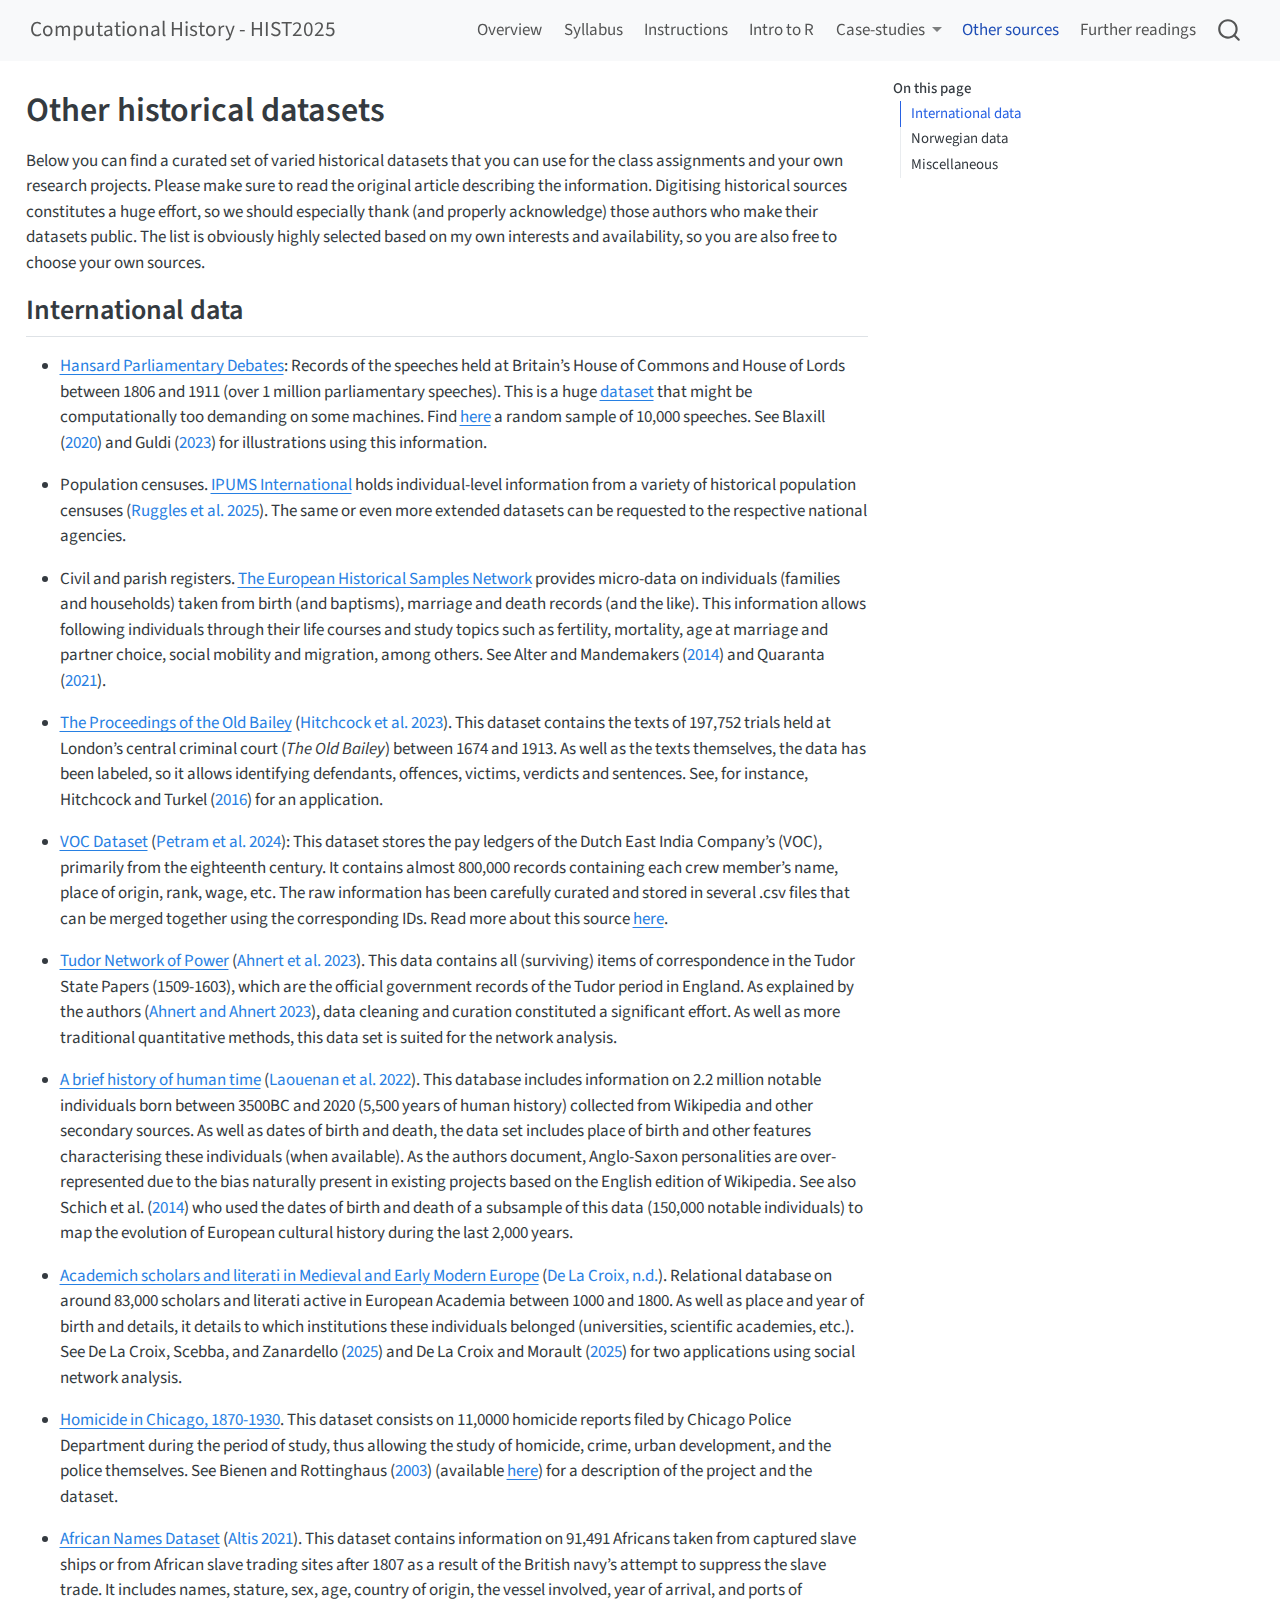
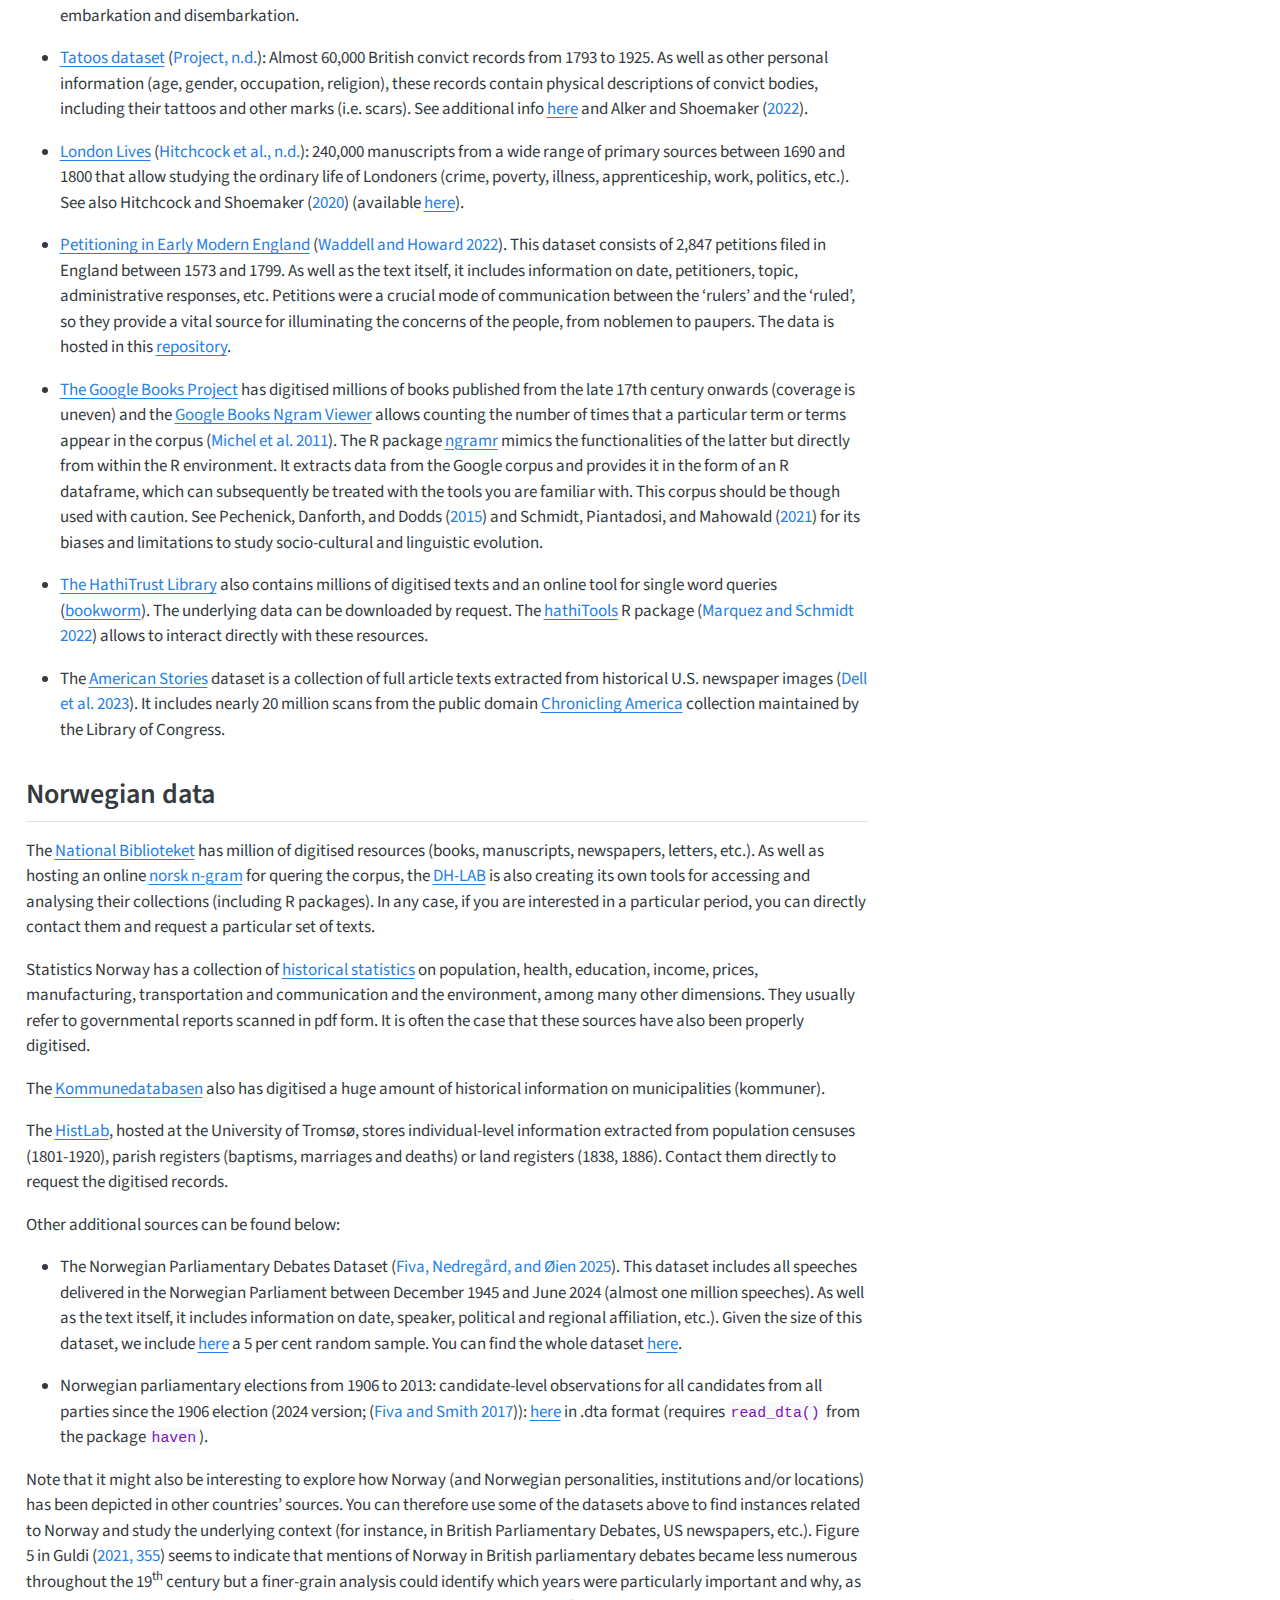
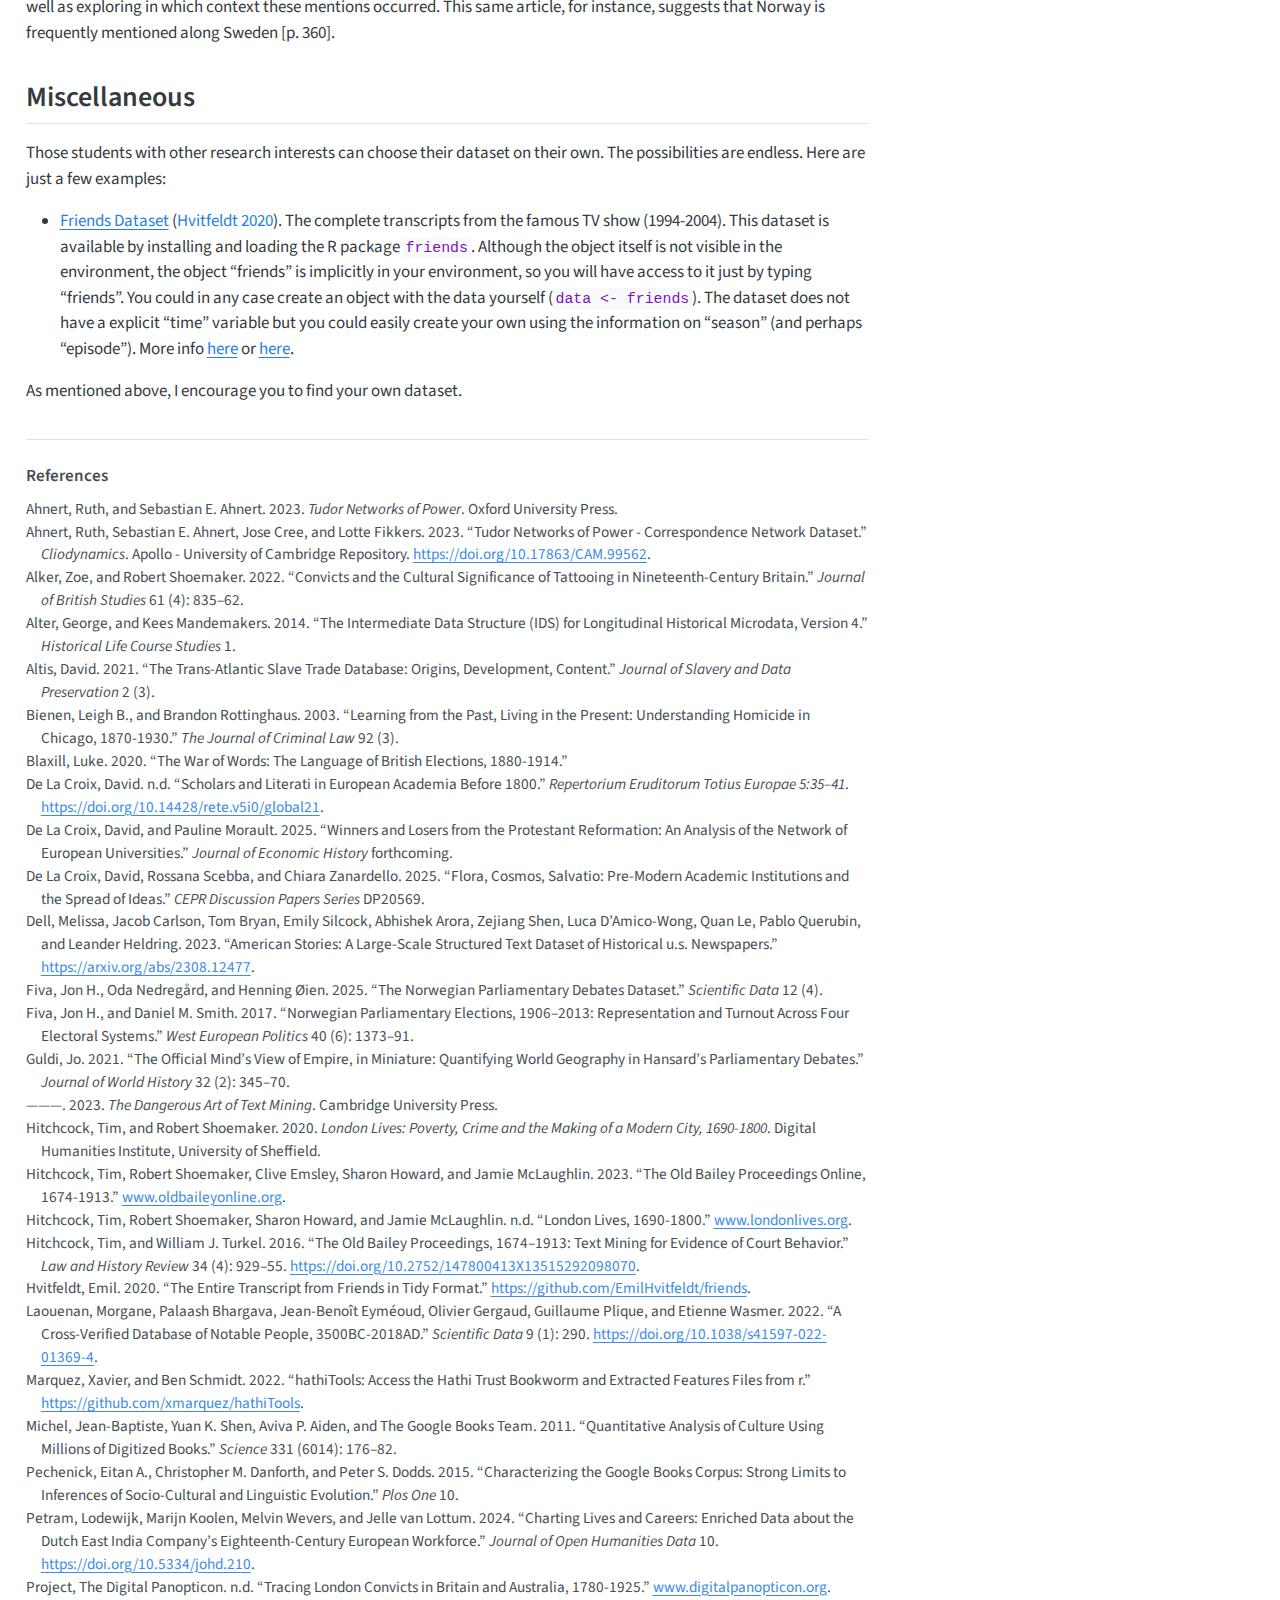
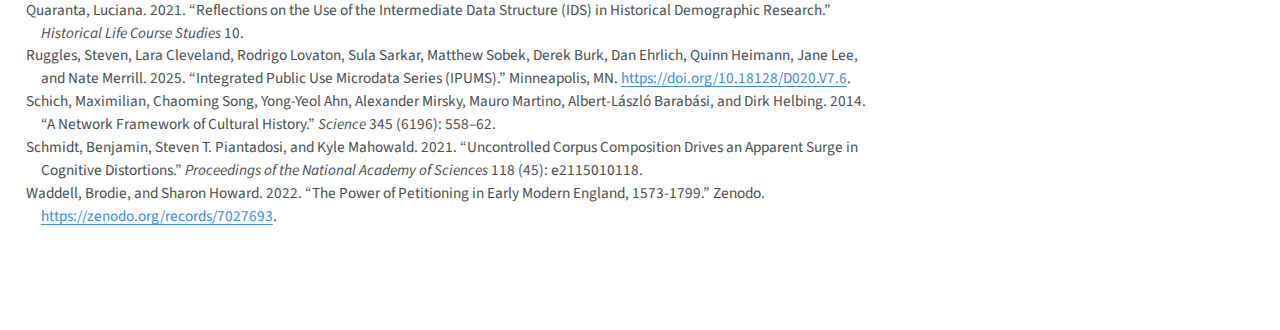
<file: docs/other-data.html>
<!DOCTYPE html>
<html xmlns="http://www.w3.org/1999/xhtml" lang="en" xml:lang="en"><head>

<meta charset="utf-8">
<meta name="generator" content="quarto-1.6.42">

<meta name="viewport" content="width=device-width, initial-scale=1.0, user-scalable=yes">


<title>Other historical datasets – Computational History - HIST2025</title>
<style>
code{white-space: pre-wrap;}
span.smallcaps{font-variant: small-caps;}
div.columns{display: flex; gap: min(4vw, 1.5em);}
div.column{flex: auto; overflow-x: auto;}
div.hanging-indent{margin-left: 1.5em; text-indent: -1.5em;}
ul.task-list{list-style: none;}
ul.task-list li input[type="checkbox"] {
  width: 0.8em;
  margin: 0 0.8em 0.2em -1em; /* quarto-specific, see https://github.com/quarto-dev/quarto-cli/issues/4556 */ 
  vertical-align: middle;
}
/* CSS for citations */
div.csl-bib-body { }
div.csl-entry {
  clear: both;
  margin-bottom: 0em;
}
.hanging-indent div.csl-entry {
  margin-left:2em;
  text-indent:-2em;
}
div.csl-left-margin {
  min-width:2em;
  float:left;
}
div.csl-right-inline {
  margin-left:2em;
  padding-left:1em;
}
div.csl-indent {
  margin-left: 2em;
}</style>


<script src="site_libs/quarto-nav/quarto-nav.js"></script>
<script src="site_libs/quarto-nav/headroom.min.js"></script>
<script src="site_libs/clipboard/clipboard.min.js"></script>
<script src="site_libs/quarto-search/autocomplete.umd.js"></script>
<script src="site_libs/quarto-search/fuse.min.js"></script>
<script src="site_libs/quarto-search/quarto-search.js"></script>
<meta name="quarto:offset" content="./">
<script src="site_libs/quarto-html/quarto.js"></script>
<script src="site_libs/quarto-html/popper.min.js"></script>
<script src="site_libs/quarto-html/tippy.umd.min.js"></script>
<script src="site_libs/quarto-html/anchor.min.js"></script>
<link href="site_libs/quarto-html/tippy.css" rel="stylesheet">
<link href="site_libs/quarto-html/quarto-syntax-highlighting-2f5df379a58b258e96c21c0638c20c03.css" rel="stylesheet" id="quarto-text-highlighting-styles">
<script src="site_libs/bootstrap/bootstrap.min.js"></script>
<link href="site_libs/bootstrap/bootstrap-icons.css" rel="stylesheet">
<link href="site_libs/bootstrap/bootstrap-f8fa45338e7d851592d6b4ad57ea2445.min.css" rel="stylesheet" append-hash="true" id="quarto-bootstrap" data-mode="light">
<script id="quarto-search-options" type="application/json">{
  "location": "navbar",
  "copy-button": false,
  "collapse-after": 3,
  "panel-placement": "end",
  "type": "overlay",
  "limit": 50,
  "keyboard-shortcut": [
    "f",
    "/",
    "s"
  ],
  "show-item-context": false,
  "language": {
    "search-no-results-text": "No results",
    "search-matching-documents-text": "matching documents",
    "search-copy-link-title": "Copy link to search",
    "search-hide-matches-text": "Hide additional matches",
    "search-more-match-text": "more match in this document",
    "search-more-matches-text": "more matches in this document",
    "search-clear-button-title": "Clear",
    "search-text-placeholder": "",
    "search-detached-cancel-button-title": "Cancel",
    "search-submit-button-title": "Submit",
    "search-label": "Search"
  }
}</script>


<link rel="stylesheet" href="styles.css">
</head>

<body class="nav-fixed">

<div id="quarto-search-results"></div>
  <header id="quarto-header" class="headroom fixed-top">
    <nav class="navbar navbar-expand-lg " data-bs-theme="dark">
      <div class="navbar-container container-fluid">
      <div class="navbar-brand-container mx-auto">
    <a class="navbar-brand" href="./index.html">
    <span class="navbar-title">Computational History - HIST2025</span>
    </a>
  </div>
            <div id="quarto-search" class="" title="Search"></div>
          <button class="navbar-toggler" type="button" data-bs-toggle="collapse" data-bs-target="#navbarCollapse" aria-controls="navbarCollapse" role="menu" aria-expanded="false" aria-label="Toggle navigation" onclick="if (window.quartoToggleHeadroom) { window.quartoToggleHeadroom(); }">
  <span class="navbar-toggler-icon"></span>
</button>
          <div class="collapse navbar-collapse" id="navbarCollapse">
            <ul class="navbar-nav navbar-nav-scroll ms-auto">
  <li class="nav-item">
    <a class="nav-link" href="./index.html"> <i class="bi bi-fa-home" role="img">
</i> 
<span class="menu-text">Overview</span></a>
  </li>  
  <li class="nav-item">
    <a class="nav-link" href="./syllabus.html"> <i class="bi bi-fa-home" role="img">
</i> 
<span class="menu-text">Syllabus</span></a>
  </li>  
  <li class="nav-item">
    <a class="nav-link" href="./instructions.html"> <i class="bi bi-fa-list-ul" role="img">
</i> 
<span class="menu-text">Instructions</span></a>
  </li>  
  <li class="nav-item">
    <a class="nav-link" href="./get-r.html"> <i class="bi bi-fa-book" role="img">
</i> 
<span class="menu-text">Intro to R</span></a>
  </li>  
  <li class="nav-item dropdown ">
    <a class="nav-link dropdown-toggle" href="#" id="nav-menu-case-studies" role="link" data-bs-toggle="dropdown" aria-expanded="false">
      <i class="bi bi-fa-book" role="img">
</i> 
 <span class="menu-text">Case-studies</span>
    </a>
    <ul class="dropdown-menu dropdown-menu-end" aria-labelledby="nav-menu-case-studies">    
        <li>
    <a class="dropdown-item" href="./backg-paisley.html">
 <span class="dropdown-text">The Paisley Prisoners</span></a>
  </li>  
        <li>
    <a class="dropdown-item" href="./backg-speeches.html">
 <span class="dropdown-text">The State of the Union Speeches</span></a>
  </li>  
        <li>
    <a class="dropdown-item" href="./backg-tnp.html">
 <span class="dropdown-text">The Tudor Network of Letters</span></a>
  </li>  
    </ul>
  </li>
  <li class="nav-item">
    <a class="nav-link active" href="./other-data.html" aria-current="page"> 
<span class="menu-text">Other sources</span></a>
  </li>  
  <li class="nav-item">
    <a class="nav-link" href="./further-readings.html"> 
<span class="menu-text">Further readings</span></a>
  </li>  
</ul>
          </div> <!-- /navcollapse -->
            <div class="quarto-navbar-tools">
</div>
      </div> <!-- /container-fluid -->
    </nav>
</header>
<!-- content -->
<div id="quarto-content" class="quarto-container page-columns page-rows-contents page-layout-full page-navbar">
<!-- sidebar -->
<!-- margin-sidebar -->
    <div id="quarto-margin-sidebar" class="sidebar margin-sidebar">
        <nav id="TOC" role="doc-toc" class="toc-active">
    <h2 id="toc-title">On this page</h2>
   
  <ul>
  <li><a href="#international-data" id="toc-international-data" class="nav-link active" data-scroll-target="#international-data">International data</a></li>
  <li><a href="#norwegian-data" id="toc-norwegian-data" class="nav-link" data-scroll-target="#norwegian-data">Norwegian data</a></li>
  <li><a href="#miscellaneous" id="toc-miscellaneous" class="nav-link" data-scroll-target="#miscellaneous">Miscellaneous</a></li>
  </ul>
</nav>
    </div>
<!-- main -->
<main class="content column-page-left" id="quarto-document-content">

<header id="title-block-header" class="quarto-title-block default">
<div class="quarto-title">
<h1 class="title">Other historical datasets</h1>
</div>



<div class="quarto-title-meta column-page-left">

    
  
    
  </div>
  


</header>


<p>Below you can find a curated set of varied historical datasets that you can use for the class assignments and your own research projects. Please make sure to read the original article describing the information. Digitising historical sources constitutes a huge effort, so we should especially thank (and properly acknowledge) those authors who make their datasets public. The list is obviously highly selected based on my own interests and availability, so you are also free to choose your own sources.</p>
<section id="international-data" class="level2">
<h2 class="anchored" data-anchor-id="international-data">International data</h2>
<ul>
<li><p><a href="https://hansard.parliament.uk/about">Hansard Parliamentary Debates</a>: Records of the speeches held at Britain’s House of Commons and House of Lords between 1806 and 1911 (over 1 million parliamentary speeches). This is a huge <a href="http://www.hansard-archive.parliament.uk">dataset</a> that might be computationally too demanding on some machines. Find <a href="data/other-data/hansard_sample.csv" download="">here</a> a random sample of 10,000 speeches. See <span class="citation" data-cites="blaxill2020">Blaxill (<a href="#ref-blaxill2020" role="doc-biblioref">2020</a>)</span> and <span class="citation" data-cites="guldi2023">Guldi (<a href="#ref-guldi2023" role="doc-biblioref">2023</a>)</span> for illustrations using this information.</p></li>
<li><p>Population censuses. <a href="https://international.ipums.org/international/">IPUMS International</a> holds individual-level information from a variety of historical population censuses <span class="citation" data-cites="ruggles2025">(<a href="#ref-ruggles2025" role="doc-biblioref">Ruggles et al. 2025</a>)</span>. The same or even more extended datasets can be requested to the respective national agencies.</p></li>
<li><p>Civil and parish registers. <a href="https://ehps-net.eu">The European Historical Samples Network</a> provides micro-data on individuals (families and households) taken from birth (and baptisms), marriage and death records (and the like). This information allows following individuals through their life courses and study topics such as fertility, mortality, age at marriage and partner choice, social mobility and migration, among others. See <span class="citation" data-cites="alter2014">Alter and Mandemakers (<a href="#ref-alter2014" role="doc-biblioref">2014</a>)</span> and <span class="citation" data-cites="quaranta2021">Quaranta (<a href="#ref-quaranta2021" role="doc-biblioref">2021</a>)</span>.</p></li>
<li><p><a href="https://www.oldbaileyonline.org">The Proceedings of the Old Bailey</a> <span class="citation" data-cites="hitchcock2023">(<a href="#ref-hitchcock2023" role="doc-biblioref">Hitchcock et al. 2023</a>)</span>. This dataset contains the texts of 197,752 trials held at London’s central criminal court (<em>The Old Bailey</em>) between 1674 and 1913. As well as the texts themselves, the data has been labeled, so it allows identifying defendants, offences, victims, verdicts and sentences. See, for instance, <span class="citation" data-cites="hitchcock2016">Hitchcock and Turkel (<a href="#ref-hitchcock2016" role="doc-biblioref">2016</a>)</span> for an application.</p></li>
<li><p><a href="https://zenodo.org/records/10599528">VOC Dataset</a> <span class="citation" data-cites="petram2024">(<a href="#ref-petram2024" role="doc-biblioref">Petram et al. 2024</a>)</span>: This dataset stores the pay ledgers of the Dutch East India Company’s (VOC), primarily from the eighteenth century. It contains almost 800,000 records containing each crew member’s name, place of origin, rank, wage, etc. The raw information has been carefully curated and stored in several .csv files that can be merged together using the corresponding IDs. Read more about this source <a href="https://openhumanitiesdata.metajnl.com/articles/10.5334/johd.210">here</a>.</p></li>
<li><p><a href="https://github.com/tudor-networks-of-power/code/tree/main/TNP_DATA">Tudor Network of Power</a> <span class="citation" data-cites="tnp2023">(<a href="#ref-tnp2023" role="doc-biblioref">Ahnert et al. 2023</a>)</span>. This data contains all (surviving) items of correspondence in the Tudor State Papers (1509-1603), which are the official government records of the Tudor period in England. As explained by the authors <span class="citation" data-cites="ahnert-etal2023">(<a href="#ref-ahnert-etal2023" role="doc-biblioref">Ahnert and Ahnert 2023</a>)</span>, data cleaning and curation constituted a significant effort. As well as more traditional quantitative methods, this data set is suited for the network analysis.</p></li>
<li><p><a href="https://medialab.github.io/bhht-datascape/#about">A brief history of human time</a> <span class="citation" data-cites="laouenan2022">(<a href="#ref-laouenan2022" role="doc-biblioref">Laouenan et al. 2022</a>)</span>. This database includes information on 2.2 million notable individuals born between 3500BC and 2020 (5,500 years of human history) collected from Wikipedia and other secondary sources. As well as dates of birth and death, the data set includes place of birth and other features characterising these individuals (when available). As the authors document, Anglo-Saxon personalities are over-represented due to the bias naturally present in existing projects based on the English edition of Wikipedia. See also <span class="citation" data-cites="schich-etal2014">Schich et al. (<a href="#ref-schich-etal2014" role="doc-biblioref">2014</a>)</span> who used the dates of birth and death of a subsample of this data (150,000 notable individuals) to map the evolution of European cultural history during the last 2,000 years.</p></li>
<li><p><a href="https://perso.uclouvain.be/david.delacroix/menushiny.html">Academich scholars and literati in Medieval and Early Modern Europe</a> <span class="citation" data-cites="delacroix2021">(<a href="#ref-delacroix2021" role="doc-biblioref">De La Croix, n.d.</a>)</span>. Relational database on around 83,000 scholars and literati active in European Academia between 1000 and 1800. As well as place and year of birth and details, it details to which institutions these individuals belonged (universities, scientific academies, etc.). See <span class="citation" data-cites="delacroix2025a">De La Croix, Scebba, and Zanardello (<a href="#ref-delacroix2025a" role="doc-biblioref">2025</a>)</span> and <span class="citation" data-cites="delacroix2025b">De La Croix and Morault (<a href="#ref-delacroix2025b" role="doc-biblioref">2025</a>)</span> for two applications using social network analysis.</p></li>
<li><p><a href="https://homicide.northwestern.edu">Homicide in Chicago, 1870-1930</a>. This dataset consists on 11,0000 homicide reports filed by Chicago Police Department during the period of study, thus allowing the study of homicide, crime, urban development, and the police themselves. See <span class="citation" data-cites="bienen2003">Bienen and Rottinghaus (<a href="#ref-bienen2003" role="doc-biblioref">2003</a>)</span> (available <a href="https://homicide.northwestern.edu/docs_fk/homicide/LawJournal/JCLC01.pdf">here</a>) for a description of the project and the dataset.</p></li>
<li><p><a href="https://www.slavevoyages.org">African Names Dataset</a> <span class="citation" data-cites="altis2021">(<a href="#ref-altis2021" role="doc-biblioref">Altis 2021</a>)</span>. This dataset contains information on 91,491 Africans taken from captured slave ships or from African slave trading sites after 1807 as a result of the British navy’s attempt to suppress the slave trade. It includes names, stature, sex, age, country of origin, the vessel involved, year of arrival, and ports of embarkation and disembarkation.</p></li>
<li><p><a href="https://www.digitalpanopticon.org/Tattoos,_1793-1925">Tatoos dataset</a> <span class="citation" data-cites="dp">(<a href="#ref-dp" role="doc-biblioref">Project, n.d.</a>)</span>: Almost 60,000 British convict records from 1793 to 1925. As well as other personal information (age, gender, occupation, religion), these records contain physical descriptions of convict bodies, including their tattoos and other marks (i.e.&nbsp;scars). See additional info <a href="https://orda.shef.ac.uk/articles/dataset/Tattoos_in_the_Digital_Panopticon_Database_1793-1925/13398665">here</a> and <span class="citation" data-cites="alker2022">Alker and Shoemaker (<a href="#ref-alker2022" role="doc-biblioref">2022</a>)</span>.</p></li>
<li><p><a href="https://www.londonlives.org">London Lives</a> <span class="citation" data-cites="ll">(<a href="#ref-ll" role="doc-biblioref">Hitchcock et al., n.d.</a>)</span>: 240,000 manuscripts from a wide range of primary sources between 1690 and 1800 that allow studying the ordinary life of Londoners (crime, poverty, illness, apprenticeship, work, politics, etc.). See also <span class="citation" data-cites="hitchcock2020">Hitchcock and Shoemaker (<a href="#ref-hitchcock2020" role="doc-biblioref">2020</a>)</span> (available <a href="https://www.londonlives.org/book/">here</a>).</p></li>
<li><p><a href="https://petitioning.history.ac.uk">Petitioning in Early Modern England</a> <span class="citation" data-cites="waddell2022">(<a href="#ref-waddell2022" role="doc-biblioref">Waddell and Howard 2022</a>)</span>. This dataset consists of 2,847 petitions filed in England between 1573 and 1799. As well as the text itself, it includes information on date, petitioners, topic, administrative responses, etc. Petitions were a crucial mode of communication between the ‘rulers’ and the ‘ruled’, so they provide a vital source for illuminating the concerns of the people, from noblemen to paupers. The data is hosted in this <a href="https://zenodo.org/records/7027693">repository</a>.</p></li>
<li><p><a href="https://www.google.com/intl/en/googlebooks/about/index.html">The Google Books Project</a> has digitised millions of books published from the late 17th century onwards (coverage is uneven) and the <a href="https://books.google.com/ngrams/">Google Books Ngram Viewer</a> allows counting the number of times that a particular term or terms appear in the corpus <span class="citation" data-cites="michel2011">(<a href="#ref-michel2011" role="doc-biblioref">Michel et al. 2011</a>)</span>. The R package <a href="https://github.com/seancarmody/ngramr">ngramr</a> mimics the functionalities of the latter but directly from within the R environment. It extracts data from the Google corpus and provides it in the form of an R dataframe, which can subsequently be treated with the tools you are familiar with. This corpus should be though used with caution. See <span class="citation" data-cites="pechenick2015">Pechenick, Danforth, and Dodds (<a href="#ref-pechenick2015" role="doc-biblioref">2015</a>)</span> and <span class="citation" data-cites="schmidt2021">Schmidt, Piantadosi, and Mahowald (<a href="#ref-schmidt2021" role="doc-biblioref">2021</a>)</span> for its biases and limitations to study socio-cultural and linguistic evolution.</p></li>
<li><p><a href="https://www.hathitrust.org">The HathiTrust Library</a> also contains millions of digitised texts and an online tool for single word queries (<a href="https://bookworm.htrc.illinois.edu/develop/">bookworm</a>). The underlying data can be downloaded by request. The <a href="https://xmarquez.github.io/hathiTools/">hathiTools</a> R package <span class="citation" data-cites="marquez2022">(<a href="#ref-marquez2022" role="doc-biblioref">Marquez and Schmidt 2022</a>)</span> allows to interact directly with these resources.</p></li>
<li><p>The <a href="https://huggingface.co/datasets/dell-research-harvard/AmericanStories">American Stories</a> dataset is a collection of full article texts extracted from historical U.S. newspaper images <span class="citation" data-cites="dell2023">(<a href="#ref-dell2023" role="doc-biblioref">Dell et al. 2023</a>)</span>. It includes nearly 20 million scans from the public domain <a href="https://www.loc.gov/collections/chronicling-america/titles/?searchType=advanced&amp;st=table&amp;sb=title_s_asc">Chronicling America</a> collection maintained by the Library of Congress.</p></li>
</ul>
</section>
<section id="norwegian-data" class="level2">
<h2 class="anchored" data-anchor-id="norwegian-data">Norwegian data</h2>
<p>The <a href="https://www.nb.no/search">National Biblioteket</a> has million of digitised resources (books, manuscripts, newspapers, letters, etc.). As well as hosting an online <a href="https://www.nb.no/ngram/#1_1_1__1_1_3_1810%2C2022_2_2_2_12_2">norsk n-gram</a> for quering the corpus, the <a href="https://www.nb.no/dh-lab/digital-tekstanalyse/">DH-LAB</a> is also creating its own tools for accessing and analysing their collections (including R packages). In any case, if you are interested in a particular period, you can directly contact them and request a particular set of texts.</p>
<p>Statistics Norway has a collection of <a href="https://www.ssb.no/historisk-statistikk/emner/oversikter">historical statistics</a> on population, health, education, income, prices, manufacturing, transportation and communication and the environment, among many other dimensions. They usually refer to governmental reports scanned in pdf form. It is often the case that these sources have also been properly digitised.</p>
<p>The <a href="https://kommunedatabasen.sikt.no">Kommunedatabasen</a> also has digitised a huge amount of historical information on municipalities (kommuner).</p>
<p>The <a href="https://rhd.uit.no/indexeng.html">HistLab</a>, hosted at the University of Tromsø, stores individual-level information extracted from population censuses (1801-1920), parish registers (baptisms, marriages and deaths) or land registers (1838, 1886). Contact them directly to request the digitised records.</p>
<p>Other additional sources can be found below:</p>
<ul>
<li><p>The Norwegian Parliamentary Debates Dataset <span class="citation" data-cites="fiva2025">(<a href="#ref-fiva2025" role="doc-biblioref">Fiva, Nedregård, and Øien 2025</a>)</span>. This dataset includes all speeches delivered in the Norwegian Parliament between December 1945 and June 2024 (almost one million speeches). As well as the text itself, it includes information on date, speaker, political and regional affiliation, etc.). Given the size of this dataset, we include <a href="data/other-data/norway/NPD_5pc_sample.csv" download="">here</a> a 5 per cent random sample. You can find the whole dataset <a href="https://www.jon.fiva.no/data.htm">here</a>.</p></li>
<li><p>Norwegian parliamentary elections from 1906 to 2013: candidate-level observations for all candidates from all parties since the 1906 election (2024 version; <span class="citation" data-cites="fiva2017">(<a href="#ref-fiva2017" role="doc-biblioref">Fiva and Smith 2017</a>)</span>): <a href="data/other-data/norway/FivaSmith2024.dta">here</a> in .dta format (requires <code>read_dta()</code> from the package <code>haven</code>).</p></li>
</ul>
<p>Note that it might also be interesting to explore how Norway (and Norwegian personalities, institutions and/or locations) has been depicted in other countries’ sources. You can therefore use some of the datasets above to find instances related to Norway and study the underlying context (for instance, in British Parliamentary Debates, US newspapers, etc.). Figure 5 in <span class="citation" data-cites="guldi2021">Guldi (<a href="#ref-guldi2021" role="doc-biblioref">2021, 355</a>)</span> seems to indicate that mentions of Norway in British parliamentary debates became less numerous throughout the 19<sup>th</sup> century but a finer-grain analysis could identify which years were particularly important and why, as well as exploring in which context these mentions occurred. This same article, for instance, suggests that Norway is frequently mentioned along Sweden [p.&nbsp;360].</p>
</section>
<section id="miscellaneous" class="level2">
<h2 class="anchored" data-anchor-id="miscellaneous">Miscellaneous</h2>
<p>Those students with other research interests can choose their dataset on their own. The possibilities are endless. Here are just a few examples:</p>
<ul>
<li><a href="https://cran.r-project.org/web/packages/friends/index.html">Friends Dataset</a> <span class="citation" data-cites="hvitfeldt2020">(<a href="#ref-hvitfeldt2020" role="doc-biblioref">Hvitfeldt 2020</a>)</span>. The complete transcripts from the famous TV show (1994-2004). This dataset is available by installing and loading the R package <code>friends</code>. Although the object itself is not visible in the environment, the object “friends” is implicitly in your environment, so you will have access to it just by typing “friends”. You could in any case create an object with the data yourself (<code>data &lt;- friends</code>). The dataset does not have a explicit “time” variable but you could easily create your own using the information on “season” (and perhaps “episode”). More info <a href="https://cran.r-project.org/web/packages/friends/refman/friends.html">here</a> or <a href="https://github.com/EmilHvitfeldt/friends">here</a>.</li>
</ul>
<p>As mentioned above, I encourage you to find your own dataset.</p>



</section>

<div id="quarto-appendix" class="default"><section class="quarto-appendix-contents" role="doc-bibliography" id="quarto-bibliography"><h2 class="anchored quarto-appendix-heading">References</h2><div id="refs" class="references csl-bib-body hanging-indent" data-entry-spacing="0" role="list">
<div id="ref-ahnert-etal2023" class="csl-entry" role="listitem">
Ahnert, Ruth, and Sebastian E. Ahnert. 2023. <em>Tudor Networks of Power</em>. Oxford University Press.
</div>
<div id="ref-tnp2023" class="csl-entry" role="listitem">
Ahnert, Ruth, Sebastian E. Ahnert, Jose Cree, and Lotte Fikkers. 2023. <span>“Tudor Networks of Power - Correspondence Network Dataset.”</span> <em>Cliodynamics</em>. Apollo - University of Cambridge Repository. <a href="https://doi.org/10.17863/CAM.99562">https://doi.org/10.17863/CAM.99562</a>.
</div>
<div id="ref-alker2022" class="csl-entry" role="listitem">
Alker, Zoe, and Robert Shoemaker. 2022. <span>“Convicts and the Cultural Significance of Tattooing in Nineteenth-Century Britain.”</span> <em>Journal of British Studies</em> 61 (4): 835–62.
</div>
<div id="ref-alter2014" class="csl-entry" role="listitem">
Alter, George, and Kees Mandemakers. 2014. <span>“The Intermediate Data Structure (IDS) for Longitudinal Historical Microdata, Version 4.”</span> <em>Historical Life Course Studies</em> 1.
</div>
<div id="ref-altis2021" class="csl-entry" role="listitem">
Altis, David. 2021. <span>“The Trans-Atlantic Slave Trade Database: Origins, Development, Content.”</span> <em>Journal of Slavery and Data Preservation</em> 2 (3).
</div>
<div id="ref-bienen2003" class="csl-entry" role="listitem">
Bienen, Leigh B., and Brandon Rottinghaus. 2003. <span>“Learning from the Past, Living in the Present: Understanding Homicide in Chicago, 1870-1930.”</span> <em>The Journal of Criminal Law</em> 92 (3).
</div>
<div id="ref-blaxill2020" class="csl-entry" role="listitem">
Blaxill, Luke. 2020. <span>“The <span>War</span> of <span>Words</span>: <span>The</span> <span>Language</span> of <span>British</span> <span>Elections</span>, 1880-1914.”</span>
</div>
<div id="ref-delacroix2021" class="csl-entry" role="listitem">
De La Croix, David. n.d. <span>“Scholars and Literati in European Academia Before 1800.”</span> <em>Repertorium Eruditorum Totius Europae 5:35–41</em>. <a href="https://doi.org/10.14428/rete.v5i0/global21">https://doi.org/10.14428/rete.v5i0/global21</a>.
</div>
<div id="ref-delacroix2025b" class="csl-entry" role="listitem">
De La Croix, David, and Pauline Morault. 2025. <span>“Winners and Losers from the Protestant Reformation: An Analysis of the Network of European Universities.”</span> <em>Journal of Economic History</em> forthcoming.
</div>
<div id="ref-delacroix2025a" class="csl-entry" role="listitem">
De La Croix, David, Rossana Scebba, and Chiara Zanardello. 2025. <span>“Flora, Cosmos, Salvatio: Pre-Modern Academic Institutions and the Spread of Ideas.”</span> <em>CEPR Discussion Papers Series</em> DP20569.
</div>
<div id="ref-dell2023" class="csl-entry" role="listitem">
Dell, Melissa, Jacob Carlson, Tom Bryan, Emily Silcock, Abhishek Arora, Zejiang Shen, Luca D’Amico-Wong, Quan Le, Pablo Querubin, and Leander Heldring. 2023. <span>“American Stories: A Large-Scale Structured Text Dataset of Historical u.s. Newspapers.”</span> <a href="https://arxiv.org/abs/2308.12477">https://arxiv.org/abs/2308.12477</a>.
</div>
<div id="ref-fiva2025" class="csl-entry" role="listitem">
Fiva, Jon H., Oda Nedregård, and Henning Øien. 2025. <span>“The Norwegian Parliamentary Debates Dataset.”</span> <em>Scientific Data</em> 12 (4).
</div>
<div id="ref-fiva2017" class="csl-entry" role="listitem">
Fiva, Jon H., and Daniel M. Smith. 2017. <span>“Norwegian Parliamentary Elections, 1906–2013: Representation and Turnout Across Four Electoral Systems.”</span> <em>West European Politics</em> 40 (6): 1373–91.
</div>
<div id="ref-guldi2021" class="csl-entry" role="listitem">
Guldi, Jo. 2021. <span>“The Official Mind’s View of Empire, in Miniature: Quantifying World Geography in Hansard’s Parliamentary Debates.”</span> <em>Journal of World History</em> 32 (2): 345–70.
</div>
<div id="ref-guldi2023" class="csl-entry" role="listitem">
———. 2023. <em>The Dangerous Art of Text Mining</em>. Cambridge University Press.
</div>
<div id="ref-hitchcock2020" class="csl-entry" role="listitem">
Hitchcock, Tim, and Robert Shoemaker. 2020. <em>London Lives: Poverty, Crime and the Making of a Modern City, 1690-1800</em>. Digital Humanities Institute, University of Sheffield.
</div>
<div id="ref-hitchcock2023" class="csl-entry" role="listitem">
Hitchcock, Tim, Robert Shoemaker, Clive Emsley, Sharon Howard, and Jamie McLaughlin. 2023. <span>“The Old Bailey Proceedings Online, 1674-1913.”</span> <a href="https://www.oldbaileyonline.org">www.oldbaileyonline.org</a>.
</div>
<div id="ref-ll" class="csl-entry" role="listitem">
Hitchcock, Tim, Robert Shoemaker, Sharon Howard, and Jamie McLaughlin. n.d. <span>“London Lives, 1690-1800.”</span> <a href="https://www.londonlives.org">www.londonlives.org</a>.
</div>
<div id="ref-hitchcock2016" class="csl-entry" role="listitem">
Hitchcock, Tim, and William J. Turkel. 2016. <span>“The Old Bailey Proceedings, 1674–1913: Text Mining for Evidence of Court Behavior.”</span> <em>Law and History Review</em> 34 (4): 929–55. <a href="https://doi.org/10.2752/147800413X13515292098070">https://doi.org/10.2752/147800413X13515292098070</a>.
</div>
<div id="ref-hvitfeldt2020" class="csl-entry" role="listitem">
Hvitfeldt, Emil. 2020. <span>“The Entire Transcript from Friends in Tidy Format.”</span> <a href="https://github.com/EmilHvitfeldt/friends">https://github.com/EmilHvitfeldt/friends</a>.
</div>
<div id="ref-laouenan2022" class="csl-entry" role="listitem">
Laouenan, Morgane, Palaash Bhargava, Jean-Benoît Eyméoud, Olivier Gergaud, Guillaume Plique, and Etienne Wasmer. 2022. <span>“A Cross-Verified Database of Notable People, 3500BC-2018AD.”</span> <em>Scientific Data</em> 9 (1): 290. <a href="https://doi.org/10.1038/s41597-022-01369-4">https://doi.org/10.1038/s41597-022-01369-4</a>.
</div>
<div id="ref-marquez2022" class="csl-entry" role="listitem">
Marquez, Xavier, and Ben Schmidt. 2022. <span>“hathiTools: Access the Hathi Trust Bookworm and Extracted Features Files from r.”</span> <a href="https://github.com/xmarquez/hathiTools">https://github.com/xmarquez/hathiTools</a>.
</div>
<div id="ref-michel2011" class="csl-entry" role="listitem">
Michel, Jean-Baptiste, Yuan K. Shen, Aviva P. Aiden, and The Google Books Team. 2011. <span>“Quantitative Analysis of Culture Using Millions of Digitized Books.”</span> <em>Science</em> 331 (6014): 176–82.
</div>
<div id="ref-pechenick2015" class="csl-entry" role="listitem">
Pechenick, Eitan A., Christopher M. Danforth, and Peter S. Dodds. 2015. <span>“Characterizing the Google Books Corpus: Strong Limits to Inferences of Socio-Cultural and Linguistic Evolution.”</span> <em>Plos One</em> 10.
</div>
<div id="ref-petram2024" class="csl-entry" role="listitem">
Petram, Lodewijk, Marijn Koolen, Melvin Wevers, and Jelle van Lottum. 2024. <span>“Charting Lives and Careers: Enriched Data about the Dutch East India Company’s Eighteenth-Century European Workforce.”</span> <em>Journal of Open Humanities Data</em> 10. <a href="https://doi.org/10.5334/johd.210">https://doi.org/10.5334/johd.210</a>.
</div>
<div id="ref-dp" class="csl-entry" role="listitem">
Project, The Digital Panopticon. n.d. <span>“Tracing London Convicts in Britain and Australia, 1780-1925.”</span> <a href="https://www.digitalpanopticon.org">www.digitalpanopticon.org</a>.
</div>
<div id="ref-quaranta2021" class="csl-entry" role="listitem">
Quaranta, Luciana. 2021. <span>“Reflections on the Use of the Intermediate Data Structure (IDS) in Historical Demographic Research.”</span> <em>Historical Life Course Studies</em> 10.
</div>
<div id="ref-ruggles2025" class="csl-entry" role="listitem">
Ruggles, Steven, Lara Cleveland, Rodrigo Lovaton, Sula Sarkar, Matthew Sobek, Derek Burk, Dan Ehrlich, Quinn Heimann, Jane Lee, and Nate Merrill. 2025. <span>“Integrated Public Use Microdata Series (IPUMS).”</span> Minneapolis, MN. <a href="https://doi.org/10.18128/D020.V7.6">https://doi.org/10.18128/D020.V7.6</a>.
</div>
<div id="ref-schich-etal2014" class="csl-entry" role="listitem">
Schich, Maximilian, Chaoming Song, Yong-Yeol Ahn, Alexander Mirsky, Mauro Martino, Albert-László Barabási, and Dirk Helbing. 2014. <span>“A Network Framework of Cultural History.”</span> <em>Science</em> 345 (6196): 558–62.
</div>
<div id="ref-schmidt2021" class="csl-entry" role="listitem">
Schmidt, Benjamin, Steven T. Piantadosi, and Kyle Mahowald. 2021. <span>“Uncontrolled Corpus Composition Drives an Apparent Surge in Cognitive Distortions.”</span> <em>Proceedings of the National Academy of Sciences</em> 118 (45): e2115010118.
</div>
<div id="ref-waddell2022" class="csl-entry" role="listitem">
Waddell, Brodie, and Sharon Howard. 2022. <span>“The Power of Petitioning in Early Modern England, 1573-1799.”</span> Zenodo. <a href="https://zenodo.org/records/7027693">https://zenodo.org/records/7027693</a>.
</div>
</div></section></div></main> <!-- /main -->
<script id="quarto-html-after-body" type="application/javascript">
window.document.addEventListener("DOMContentLoaded", function (event) {
  const toggleBodyColorMode = (bsSheetEl) => {
    const mode = bsSheetEl.getAttribute("data-mode");
    const bodyEl = window.document.querySelector("body");
    if (mode === "dark") {
      bodyEl.classList.add("quarto-dark");
      bodyEl.classList.remove("quarto-light");
    } else {
      bodyEl.classList.add("quarto-light");
      bodyEl.classList.remove("quarto-dark");
    }
  }
  const toggleBodyColorPrimary = () => {
    const bsSheetEl = window.document.querySelector("link#quarto-bootstrap");
    if (bsSheetEl) {
      toggleBodyColorMode(bsSheetEl);
    }
  }
  toggleBodyColorPrimary();  
  const icon = "";
  const anchorJS = new window.AnchorJS();
  anchorJS.options = {
    placement: 'right',
    icon: icon
  };
  anchorJS.add('.anchored');
  const isCodeAnnotation = (el) => {
    for (const clz of el.classList) {
      if (clz.startsWith('code-annotation-')) {                     
        return true;
      }
    }
    return false;
  }
  const onCopySuccess = function(e) {
    // button target
    const button = e.trigger;
    // don't keep focus
    button.blur();
    // flash "checked"
    button.classList.add('code-copy-button-checked');
    var currentTitle = button.getAttribute("title");
    button.setAttribute("title", "Copied!");
    let tooltip;
    if (window.bootstrap) {
      button.setAttribute("data-bs-toggle", "tooltip");
      button.setAttribute("data-bs-placement", "left");
      button.setAttribute("data-bs-title", "Copied!");
      tooltip = new bootstrap.Tooltip(button, 
        { trigger: "manual", 
          customClass: "code-copy-button-tooltip",
          offset: [0, -8]});
      tooltip.show();    
    }
    setTimeout(function() {
      if (tooltip) {
        tooltip.hide();
        button.removeAttribute("data-bs-title");
        button.removeAttribute("data-bs-toggle");
        button.removeAttribute("data-bs-placement");
      }
      button.setAttribute("title", currentTitle);
      button.classList.remove('code-copy-button-checked');
    }, 1000);
    // clear code selection
    e.clearSelection();
  }
  const getTextToCopy = function(trigger) {
      const codeEl = trigger.previousElementSibling.cloneNode(true);
      for (const childEl of codeEl.children) {
        if (isCodeAnnotation(childEl)) {
          childEl.remove();
        }
      }
      return codeEl.innerText;
  }
  const clipboard = new window.ClipboardJS('.code-copy-button:not([data-in-quarto-modal])', {
    text: getTextToCopy
  });
  clipboard.on('success', onCopySuccess);
  if (window.document.getElementById('quarto-embedded-source-code-modal')) {
    const clipboardModal = new window.ClipboardJS('.code-copy-button[data-in-quarto-modal]', {
      text: getTextToCopy,
      container: window.document.getElementById('quarto-embedded-source-code-modal')
    });
    clipboardModal.on('success', onCopySuccess);
  }
    var localhostRegex = new RegExp(/^(?:http|https):\/\/localhost\:?[0-9]*\//);
    var mailtoRegex = new RegExp(/^mailto:/);
      var filterRegex = new RegExp('/' + window.location.host + '/');
    var isInternal = (href) => {
        return filterRegex.test(href) || localhostRegex.test(href) || mailtoRegex.test(href);
    }
    // Inspect non-navigation links and adorn them if external
 	var links = window.document.querySelectorAll('a[href]:not(.nav-link):not(.navbar-brand):not(.toc-action):not(.sidebar-link):not(.sidebar-item-toggle):not(.pagination-link):not(.no-external):not([aria-hidden]):not(.dropdown-item):not(.quarto-navigation-tool):not(.about-link)');
    for (var i=0; i<links.length; i++) {
      const link = links[i];
      if (!isInternal(link.href)) {
        // undo the damage that might have been done by quarto-nav.js in the case of
        // links that we want to consider external
        if (link.dataset.originalHref !== undefined) {
          link.href = link.dataset.originalHref;
        }
      }
    }
  function tippyHover(el, contentFn, onTriggerFn, onUntriggerFn) {
    const config = {
      allowHTML: true,
      maxWidth: 500,
      delay: 100,
      arrow: false,
      appendTo: function(el) {
          return el.parentElement;
      },
      interactive: true,
      interactiveBorder: 10,
      theme: 'quarto',
      placement: 'bottom-start',
    };
    if (contentFn) {
      config.content = contentFn;
    }
    if (onTriggerFn) {
      config.onTrigger = onTriggerFn;
    }
    if (onUntriggerFn) {
      config.onUntrigger = onUntriggerFn;
    }
    window.tippy(el, config); 
  }
  const noterefs = window.document.querySelectorAll('a[role="doc-noteref"]');
  for (var i=0; i<noterefs.length; i++) {
    const ref = noterefs[i];
    tippyHover(ref, function() {
      // use id or data attribute instead here
      let href = ref.getAttribute('data-footnote-href') || ref.getAttribute('href');
      try { href = new URL(href).hash; } catch {}
      const id = href.replace(/^#\/?/, "");
      const note = window.document.getElementById(id);
      if (note) {
        return note.innerHTML;
      } else {
        return "";
      }
    });
  }
  const xrefs = window.document.querySelectorAll('a.quarto-xref');
  const processXRef = (id, note) => {
    // Strip column container classes
    const stripColumnClz = (el) => {
      el.classList.remove("page-full", "page-columns");
      if (el.children) {
        for (const child of el.children) {
          stripColumnClz(child);
        }
      }
    }
    stripColumnClz(note)
    if (id === null || id.startsWith('sec-')) {
      // Special case sections, only their first couple elements
      const container = document.createElement("div");
      if (note.children && note.children.length > 2) {
        container.appendChild(note.children[0].cloneNode(true));
        for (let i = 1; i < note.children.length; i++) {
          const child = note.children[i];
          if (child.tagName === "P" && child.innerText === "") {
            continue;
          } else {
            container.appendChild(child.cloneNode(true));
            break;
          }
        }
        if (window.Quarto?.typesetMath) {
          window.Quarto.typesetMath(container);
        }
        return container.innerHTML
      } else {
        if (window.Quarto?.typesetMath) {
          window.Quarto.typesetMath(note);
        }
        return note.innerHTML;
      }
    } else {
      // Remove any anchor links if they are present
      const anchorLink = note.querySelector('a.anchorjs-link');
      if (anchorLink) {
        anchorLink.remove();
      }
      if (window.Quarto?.typesetMath) {
        window.Quarto.typesetMath(note);
      }
      if (note.classList.contains("callout")) {
        return note.outerHTML;
      } else {
        return note.innerHTML;
      }
    }
  }
  for (var i=0; i<xrefs.length; i++) {
    const xref = xrefs[i];
    tippyHover(xref, undefined, function(instance) {
      instance.disable();
      let url = xref.getAttribute('href');
      let hash = undefined; 
      if (url.startsWith('#')) {
        hash = url;
      } else {
        try { hash = new URL(url).hash; } catch {}
      }
      if (hash) {
        const id = hash.replace(/^#\/?/, "");
        const note = window.document.getElementById(id);
        if (note !== null) {
          try {
            const html = processXRef(id, note.cloneNode(true));
            instance.setContent(html);
          } finally {
            instance.enable();
            instance.show();
          }
        } else {
          // See if we can fetch this
          fetch(url.split('#')[0])
          .then(res => res.text())
          .then(html => {
            const parser = new DOMParser();
            const htmlDoc = parser.parseFromString(html, "text/html");
            const note = htmlDoc.getElementById(id);
            if (note !== null) {
              const html = processXRef(id, note);
              instance.setContent(html);
            } 
          }).finally(() => {
            instance.enable();
            instance.show();
          });
        }
      } else {
        // See if we can fetch a full url (with no hash to target)
        // This is a special case and we should probably do some content thinning / targeting
        fetch(url)
        .then(res => res.text())
        .then(html => {
          const parser = new DOMParser();
          const htmlDoc = parser.parseFromString(html, "text/html");
          const note = htmlDoc.querySelector('main.content');
          if (note !== null) {
            // This should only happen for chapter cross references
            // (since there is no id in the URL)
            // remove the first header
            if (note.children.length > 0 && note.children[0].tagName === "HEADER") {
              note.children[0].remove();
            }
            const html = processXRef(null, note);
            instance.setContent(html);
          } 
        }).finally(() => {
          instance.enable();
          instance.show();
        });
      }
    }, function(instance) {
    });
  }
      let selectedAnnoteEl;
      const selectorForAnnotation = ( cell, annotation) => {
        let cellAttr = 'data-code-cell="' + cell + '"';
        let lineAttr = 'data-code-annotation="' +  annotation + '"';
        const selector = 'span[' + cellAttr + '][' + lineAttr + ']';
        return selector;
      }
      const selectCodeLines = (annoteEl) => {
        const doc = window.document;
        const targetCell = annoteEl.getAttribute("data-target-cell");
        const targetAnnotation = annoteEl.getAttribute("data-target-annotation");
        const annoteSpan = window.document.querySelector(selectorForAnnotation(targetCell, targetAnnotation));
        const lines = annoteSpan.getAttribute("data-code-lines").split(",");
        const lineIds = lines.map((line) => {
          return targetCell + "-" + line;
        })
        let top = null;
        let height = null;
        let parent = null;
        if (lineIds.length > 0) {
            //compute the position of the single el (top and bottom and make a div)
            const el = window.document.getElementById(lineIds[0]);
            top = el.offsetTop;
            height = el.offsetHeight;
            parent = el.parentElement.parentElement;
          if (lineIds.length > 1) {
            const lastEl = window.document.getElementById(lineIds[lineIds.length - 1]);
            const bottom = lastEl.offsetTop + lastEl.offsetHeight;
            height = bottom - top;
          }
          if (top !== null && height !== null && parent !== null) {
            // cook up a div (if necessary) and position it 
            let div = window.document.getElementById("code-annotation-line-highlight");
            if (div === null) {
              div = window.document.createElement("div");
              div.setAttribute("id", "code-annotation-line-highlight");
              div.style.position = 'absolute';
              parent.appendChild(div);
            }
            div.style.top = top - 2 + "px";
            div.style.height = height + 4 + "px";
            div.style.left = 0;
            let gutterDiv = window.document.getElementById("code-annotation-line-highlight-gutter");
            if (gutterDiv === null) {
              gutterDiv = window.document.createElement("div");
              gutterDiv.setAttribute("id", "code-annotation-line-highlight-gutter");
              gutterDiv.style.position = 'absolute';
              const codeCell = window.document.getElementById(targetCell);
              const gutter = codeCell.querySelector('.code-annotation-gutter');
              gutter.appendChild(gutterDiv);
            }
            gutterDiv.style.top = top - 2 + "px";
            gutterDiv.style.height = height + 4 + "px";
          }
          selectedAnnoteEl = annoteEl;
        }
      };
      const unselectCodeLines = () => {
        const elementsIds = ["code-annotation-line-highlight", "code-annotation-line-highlight-gutter"];
        elementsIds.forEach((elId) => {
          const div = window.document.getElementById(elId);
          if (div) {
            div.remove();
          }
        });
        selectedAnnoteEl = undefined;
      };
        // Handle positioning of the toggle
    window.addEventListener(
      "resize",
      throttle(() => {
        elRect = undefined;
        if (selectedAnnoteEl) {
          selectCodeLines(selectedAnnoteEl);
        }
      }, 10)
    );
    function throttle(fn, ms) {
    let throttle = false;
    let timer;
      return (...args) => {
        if(!throttle) { // first call gets through
            fn.apply(this, args);
            throttle = true;
        } else { // all the others get throttled
            if(timer) clearTimeout(timer); // cancel #2
            timer = setTimeout(() => {
              fn.apply(this, args);
              timer = throttle = false;
            }, ms);
        }
      };
    }
      // Attach click handler to the DT
      const annoteDls = window.document.querySelectorAll('dt[data-target-cell]');
      for (const annoteDlNode of annoteDls) {
        annoteDlNode.addEventListener('click', (event) => {
          const clickedEl = event.target;
          if (clickedEl !== selectedAnnoteEl) {
            unselectCodeLines();
            const activeEl = window.document.querySelector('dt[data-target-cell].code-annotation-active');
            if (activeEl) {
              activeEl.classList.remove('code-annotation-active');
            }
            selectCodeLines(clickedEl);
            clickedEl.classList.add('code-annotation-active');
          } else {
            // Unselect the line
            unselectCodeLines();
            clickedEl.classList.remove('code-annotation-active');
          }
        });
      }
  const findCites = (el) => {
    const parentEl = el.parentElement;
    if (parentEl) {
      const cites = parentEl.dataset.cites;
      if (cites) {
        return {
          el,
          cites: cites.split(' ')
        };
      } else {
        return findCites(el.parentElement)
      }
    } else {
      return undefined;
    }
  };
  var bibliorefs = window.document.querySelectorAll('a[role="doc-biblioref"]');
  for (var i=0; i<bibliorefs.length; i++) {
    const ref = bibliorefs[i];
    const citeInfo = findCites(ref);
    if (citeInfo) {
      tippyHover(citeInfo.el, function() {
        var popup = window.document.createElement('div');
        citeInfo.cites.forEach(function(cite) {
          var citeDiv = window.document.createElement('div');
          citeDiv.classList.add('hanging-indent');
          citeDiv.classList.add('csl-entry');
          var biblioDiv = window.document.getElementById('ref-' + cite);
          if (biblioDiv) {
            citeDiv.innerHTML = biblioDiv.innerHTML;
          }
          popup.appendChild(citeDiv);
        });
        return popup.innerHTML;
      });
    }
  }
});
</script>
</div> <!-- /content -->




</body></html>
</file>
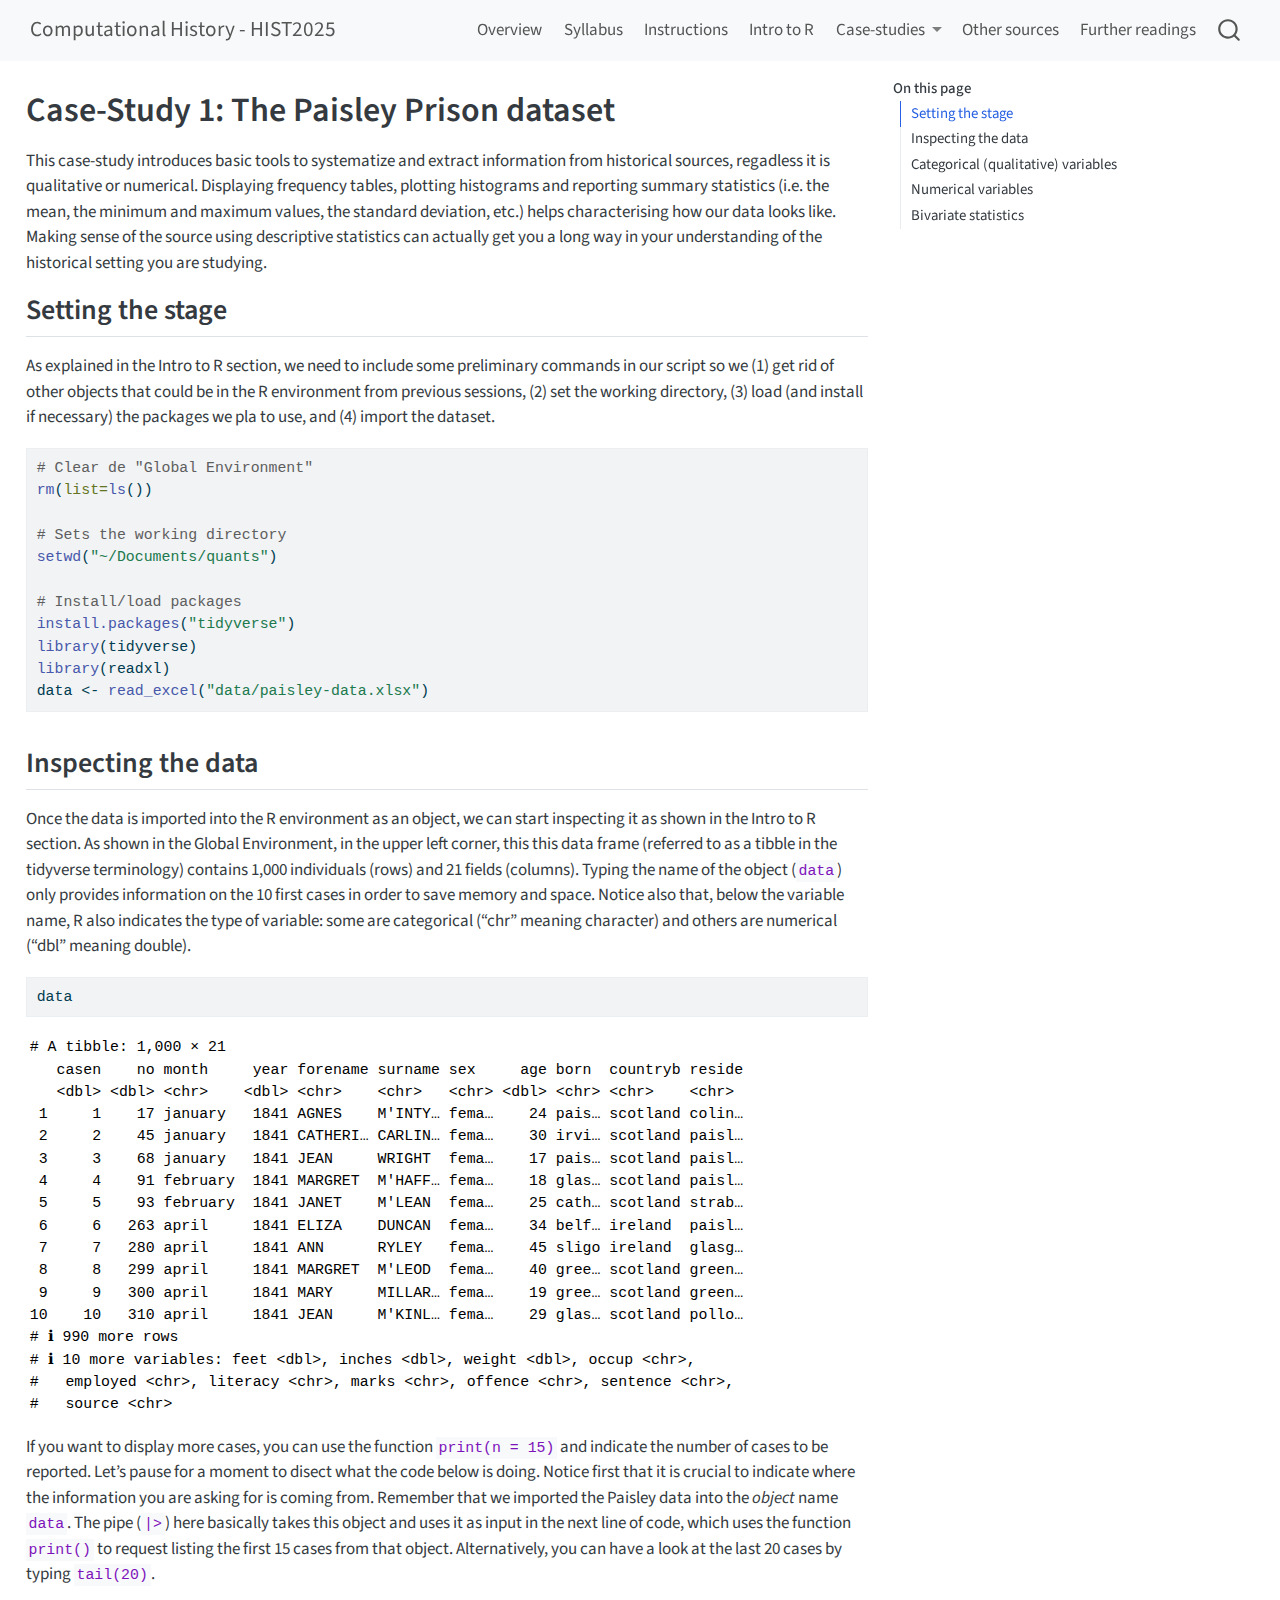
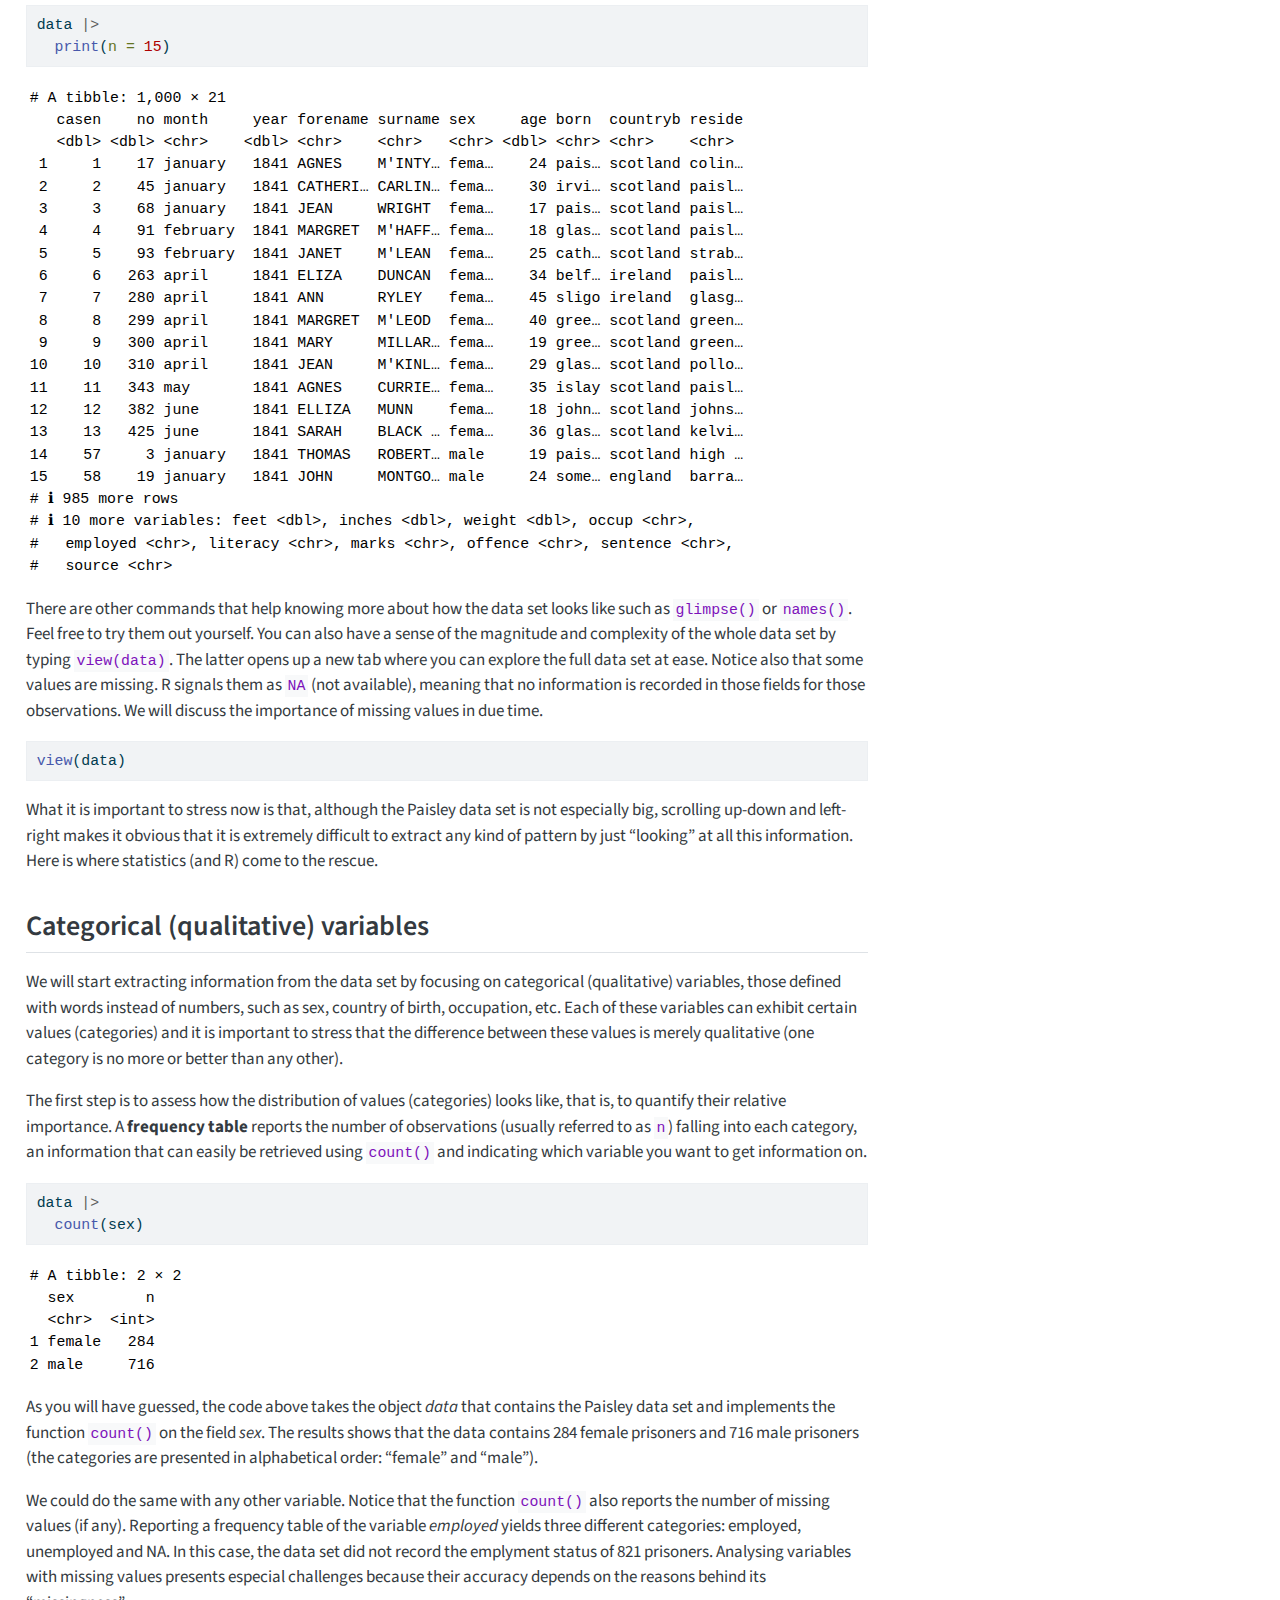
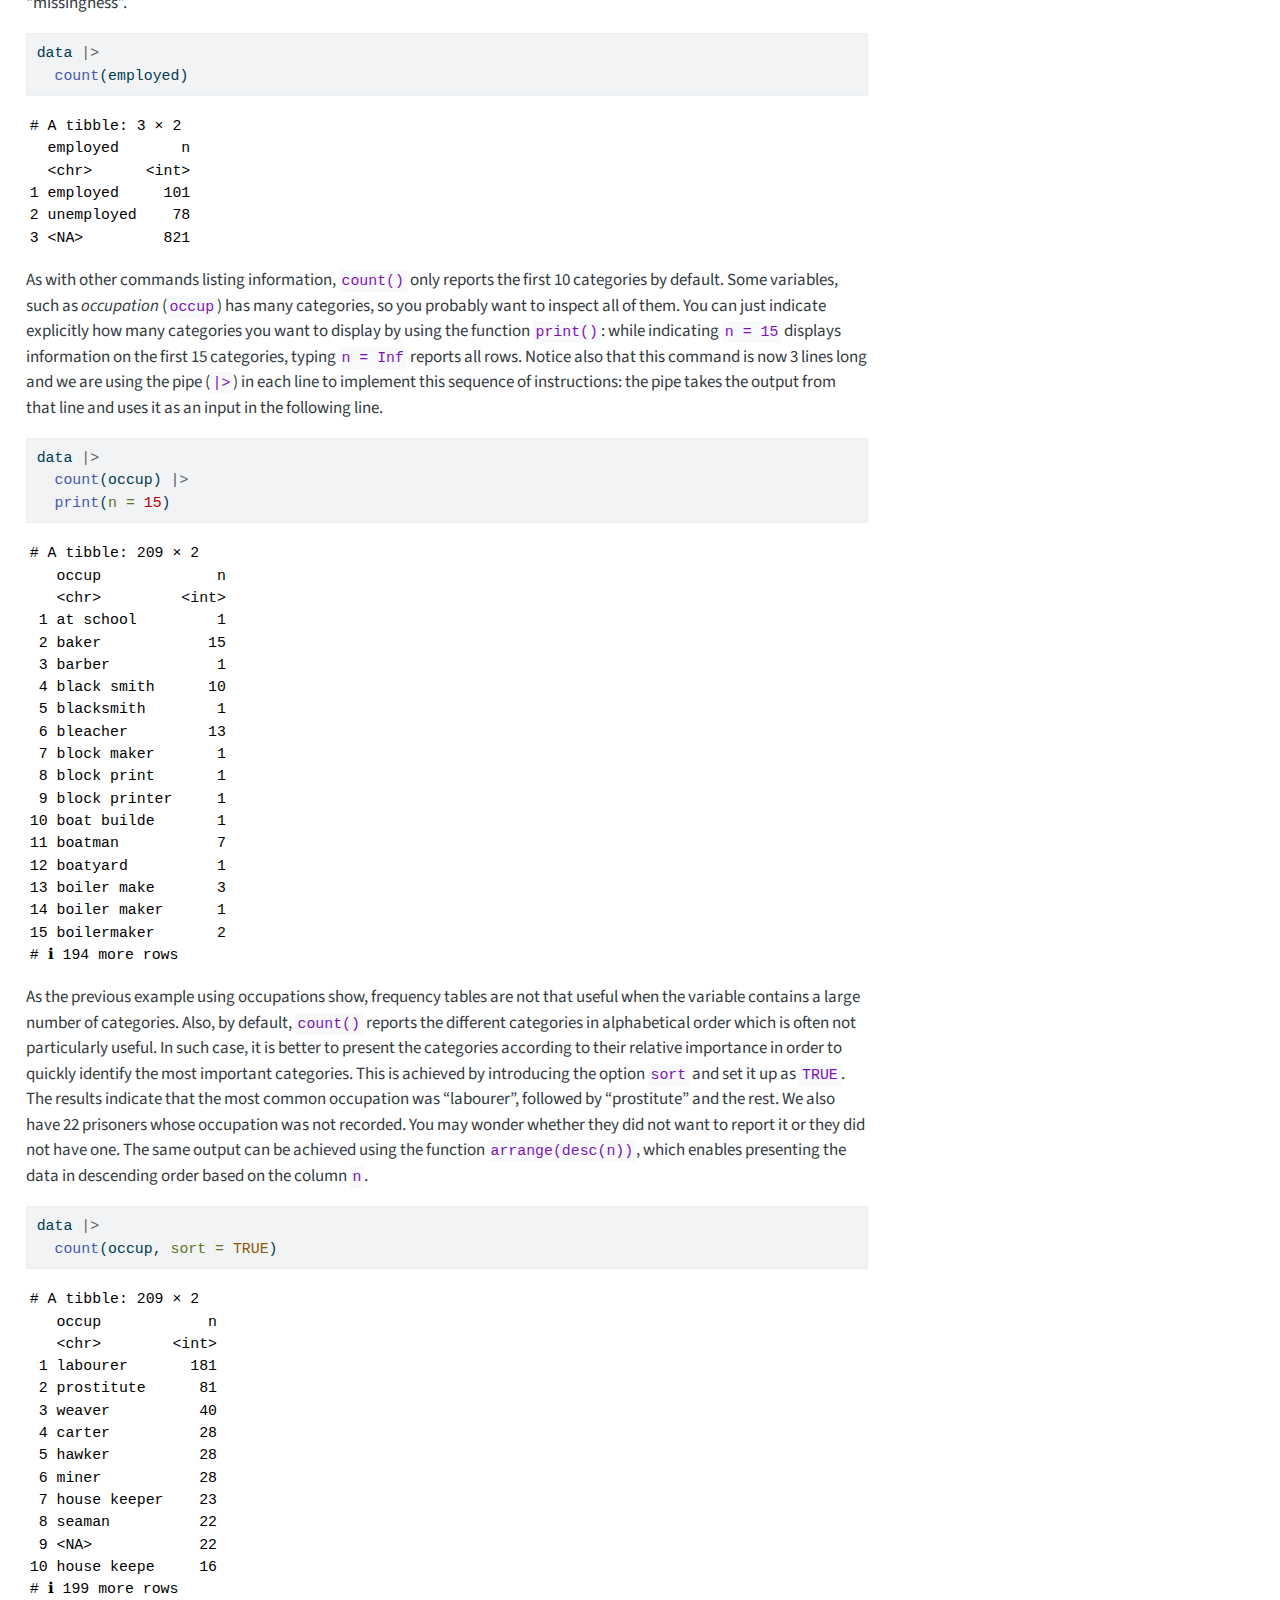
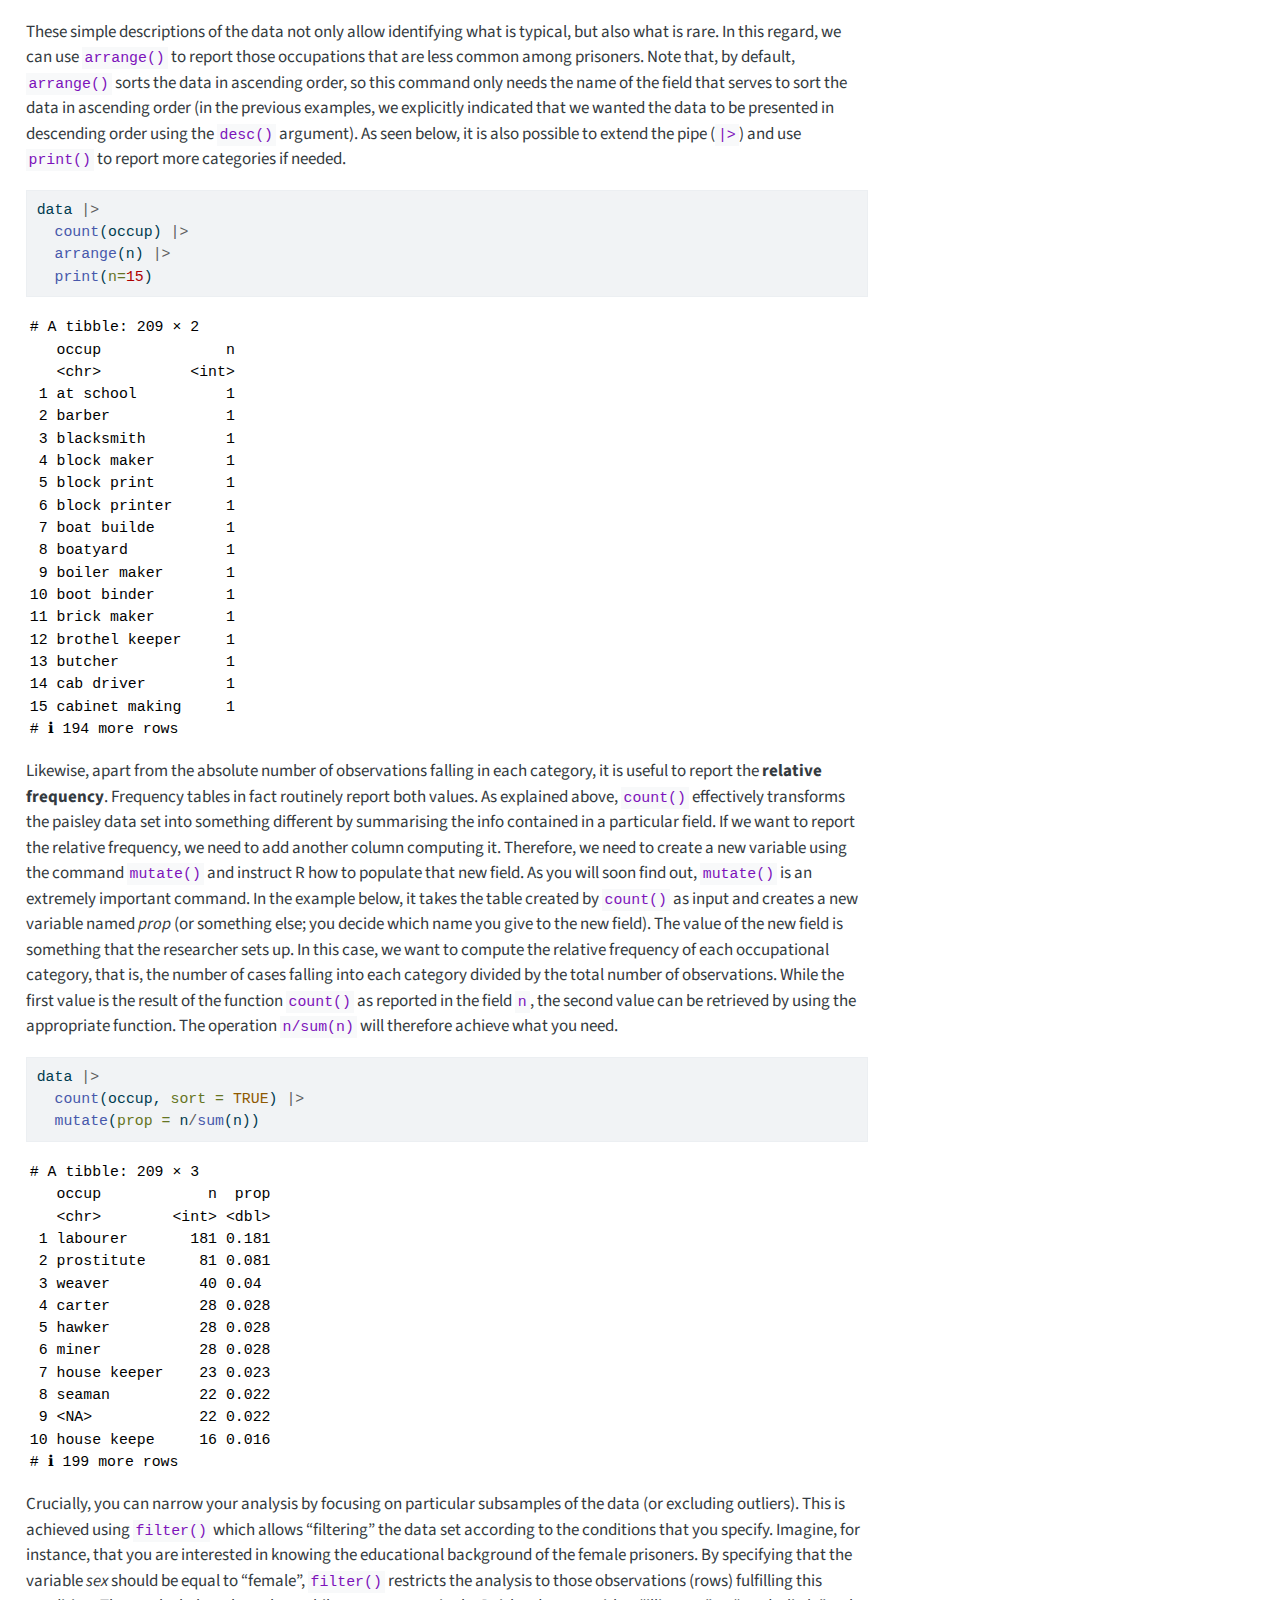
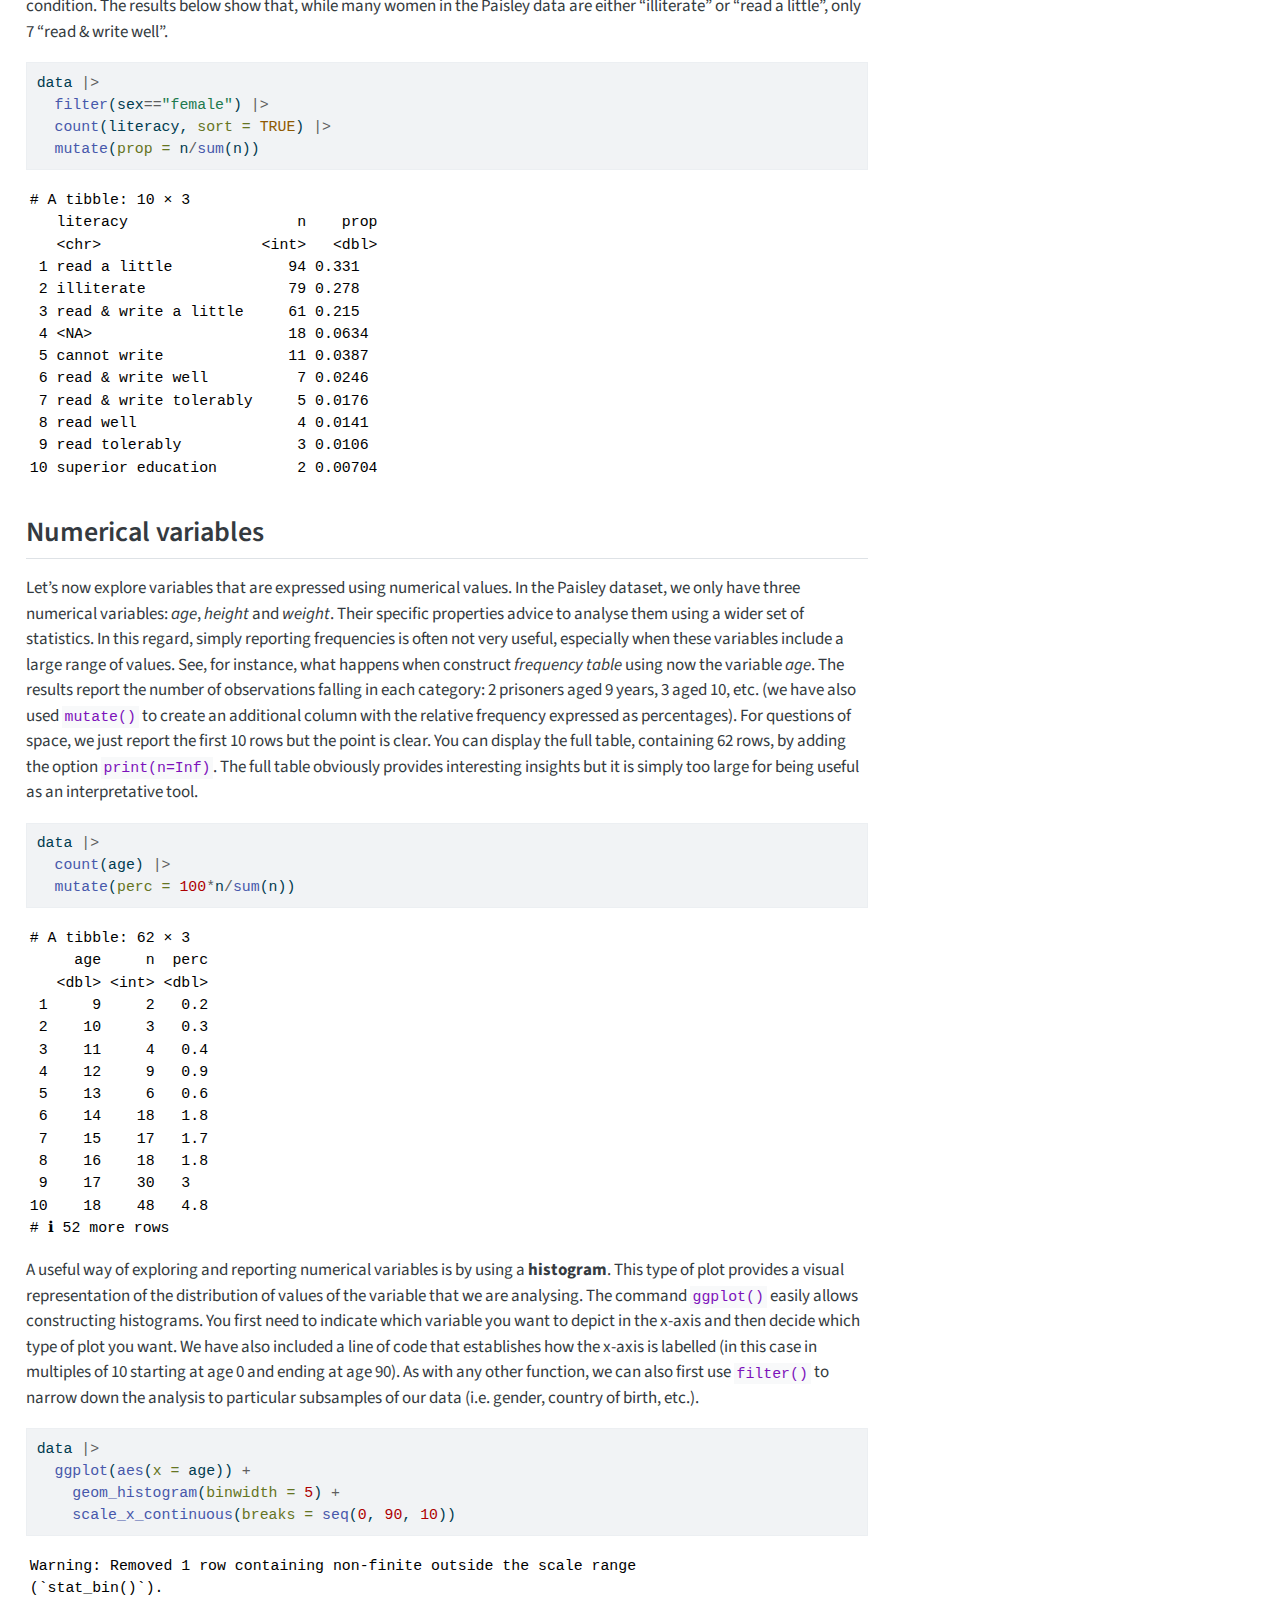
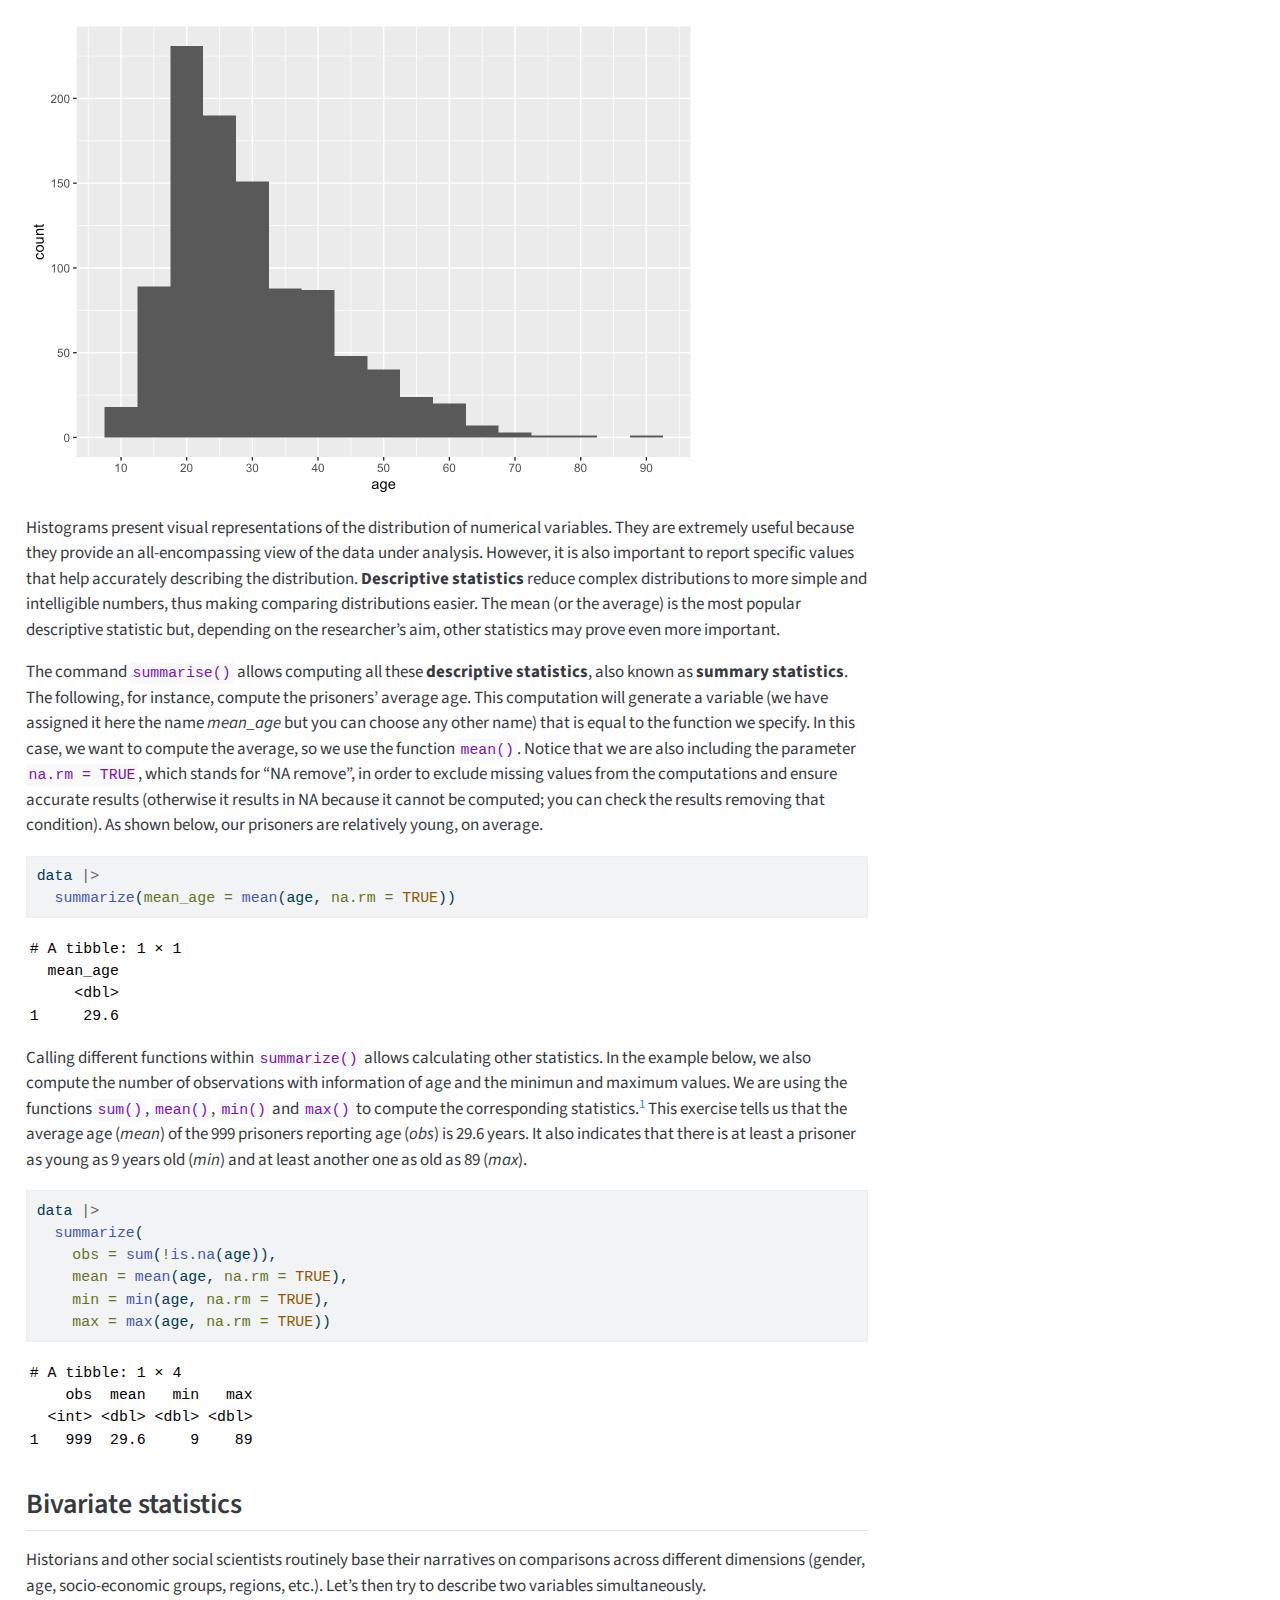
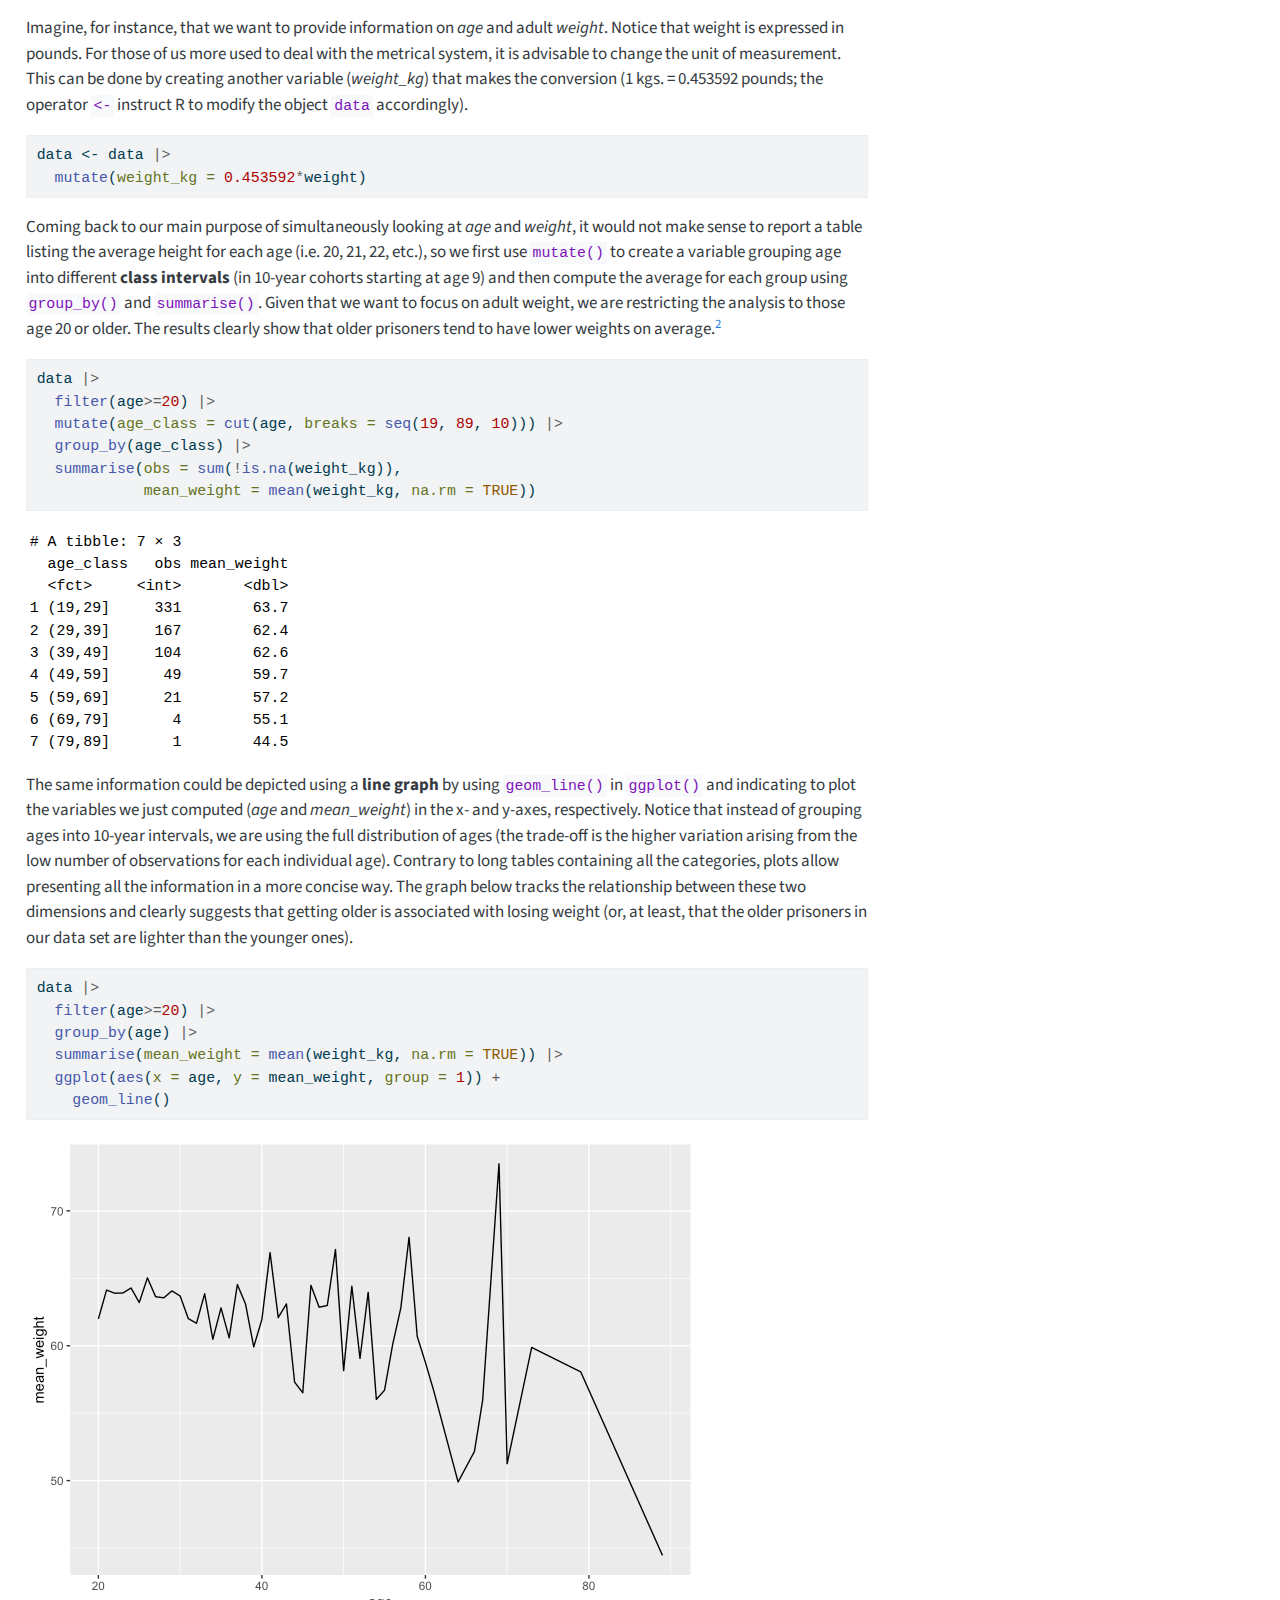
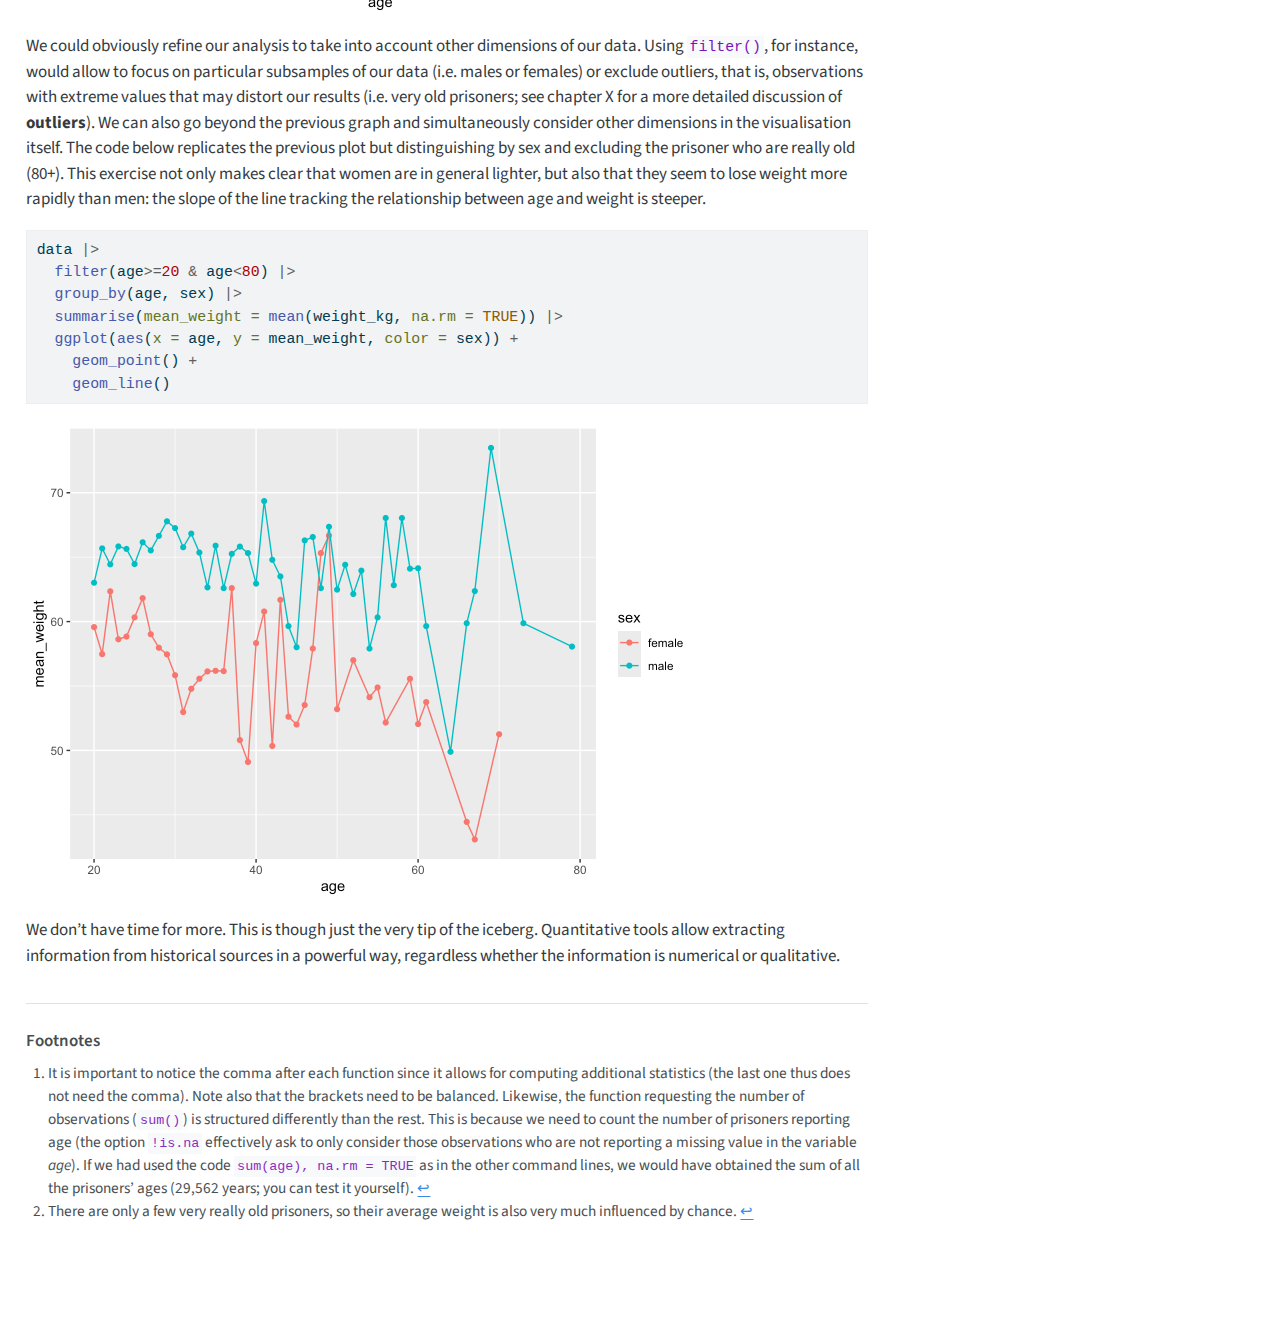
<file: docs/paisley.html>
<!DOCTYPE html>
<html xmlns="http://www.w3.org/1999/xhtml" lang="en" xml:lang="en"><head>

<meta charset="utf-8">
<meta name="generator" content="quarto-1.6.42">

<meta name="viewport" content="width=device-width, initial-scale=1.0, user-scalable=yes">


<title>Case-Study 1: The Paisley Prison dataset – Computational History - HIST2025</title>
<style>
code{white-space: pre-wrap;}
span.smallcaps{font-variant: small-caps;}
div.columns{display: flex; gap: min(4vw, 1.5em);}
div.column{flex: auto; overflow-x: auto;}
div.hanging-indent{margin-left: 1.5em; text-indent: -1.5em;}
ul.task-list{list-style: none;}
ul.task-list li input[type="checkbox"] {
  width: 0.8em;
  margin: 0 0.8em 0.2em -1em; /* quarto-specific, see https://github.com/quarto-dev/quarto-cli/issues/4556 */ 
  vertical-align: middle;
}
/* CSS for syntax highlighting */
pre > code.sourceCode { white-space: pre; position: relative; }
pre > code.sourceCode > span { line-height: 1.25; }
pre > code.sourceCode > span:empty { height: 1.2em; }
.sourceCode { overflow: visible; }
code.sourceCode > span { color: inherit; text-decoration: inherit; }
div.sourceCode { margin: 1em 0; }
pre.sourceCode { margin: 0; }
@media screen {
div.sourceCode { overflow: auto; }
}
@media print {
pre > code.sourceCode { white-space: pre-wrap; }
pre > code.sourceCode > span { display: inline-block; text-indent: -5em; padding-left: 5em; }
}
pre.numberSource code
  { counter-reset: source-line 0; }
pre.numberSource code > span
  { position: relative; left: -4em; counter-increment: source-line; }
pre.numberSource code > span > a:first-child::before
  { content: counter(source-line);
    position: relative; left: -1em; text-align: right; vertical-align: baseline;
    border: none; display: inline-block;
    -webkit-touch-callout: none; -webkit-user-select: none;
    -khtml-user-select: none; -moz-user-select: none;
    -ms-user-select: none; user-select: none;
    padding: 0 4px; width: 4em;
  }
pre.numberSource { margin-left: 3em;  padding-left: 4px; }
div.sourceCode
  {   }
@media screen {
pre > code.sourceCode > span > a:first-child::before { text-decoration: underline; }
}
</style>


<script src="site_libs/quarto-nav/quarto-nav.js"></script>
<script src="site_libs/quarto-nav/headroom.min.js"></script>
<script src="site_libs/clipboard/clipboard.min.js"></script>
<script src="site_libs/quarto-search/autocomplete.umd.js"></script>
<script src="site_libs/quarto-search/fuse.min.js"></script>
<script src="site_libs/quarto-search/quarto-search.js"></script>
<meta name="quarto:offset" content="./">
<script src="site_libs/quarto-html/quarto.js"></script>
<script src="site_libs/quarto-html/popper.min.js"></script>
<script src="site_libs/quarto-html/tippy.umd.min.js"></script>
<script src="site_libs/quarto-html/anchor.min.js"></script>
<link href="site_libs/quarto-html/tippy.css" rel="stylesheet">
<link href="site_libs/quarto-html/quarto-syntax-highlighting-2f5df379a58b258e96c21c0638c20c03.css" rel="stylesheet" id="quarto-text-highlighting-styles">
<script src="site_libs/bootstrap/bootstrap.min.js"></script>
<link href="site_libs/bootstrap/bootstrap-icons.css" rel="stylesheet">
<link href="site_libs/bootstrap/bootstrap-f8fa45338e7d851592d6b4ad57ea2445.min.css" rel="stylesheet" append-hash="true" id="quarto-bootstrap" data-mode="light">
<script id="quarto-search-options" type="application/json">{
  "location": "navbar",
  "copy-button": false,
  "collapse-after": 3,
  "panel-placement": "end",
  "type": "overlay",
  "limit": 50,
  "keyboard-shortcut": [
    "f",
    "/",
    "s"
  ],
  "show-item-context": false,
  "language": {
    "search-no-results-text": "No results",
    "search-matching-documents-text": "matching documents",
    "search-copy-link-title": "Copy link to search",
    "search-hide-matches-text": "Hide additional matches",
    "search-more-match-text": "more match in this document",
    "search-more-matches-text": "more matches in this document",
    "search-clear-button-title": "Clear",
    "search-text-placeholder": "",
    "search-detached-cancel-button-title": "Cancel",
    "search-submit-button-title": "Submit",
    "search-label": "Search"
  }
}</script>


<link rel="stylesheet" href="styles.css">
</head>

<body class="nav-fixed">

<div id="quarto-search-results"></div>
  <header id="quarto-header" class="headroom fixed-top">
    <nav class="navbar navbar-expand-lg " data-bs-theme="dark">
      <div class="navbar-container container-fluid">
      <div class="navbar-brand-container mx-auto">
    <a class="navbar-brand" href="./index.html">
    <span class="navbar-title">Computational History - HIST2025</span>
    </a>
  </div>
            <div id="quarto-search" class="" title="Search"></div>
          <button class="navbar-toggler" type="button" data-bs-toggle="collapse" data-bs-target="#navbarCollapse" aria-controls="navbarCollapse" role="menu" aria-expanded="false" aria-label="Toggle navigation" onclick="if (window.quartoToggleHeadroom) { window.quartoToggleHeadroom(); }">
  <span class="navbar-toggler-icon"></span>
</button>
          <div class="collapse navbar-collapse" id="navbarCollapse">
            <ul class="navbar-nav navbar-nav-scroll ms-auto">
  <li class="nav-item">
    <a class="nav-link" href="./index.html"> <i class="bi bi-fa-home" role="img">
</i> 
<span class="menu-text">Overview</span></a>
  </li>  
  <li class="nav-item">
    <a class="nav-link" href="./syllabus.html"> <i class="bi bi-fa-home" role="img">
</i> 
<span class="menu-text">Syllabus</span></a>
  </li>  
  <li class="nav-item">
    <a class="nav-link" href="./instructions.html"> <i class="bi bi-fa-list-ul" role="img">
</i> 
<span class="menu-text">Instructions</span></a>
  </li>  
  <li class="nav-item">
    <a class="nav-link" href="./get-r.html"> <i class="bi bi-fa-book" role="img">
</i> 
<span class="menu-text">Intro to R</span></a>
  </li>  
  <li class="nav-item dropdown ">
    <a class="nav-link dropdown-toggle" href="#" id="nav-menu-case-studies" role="link" data-bs-toggle="dropdown" aria-expanded="false">
      <i class="bi bi-fa-book" role="img">
</i> 
 <span class="menu-text">Case-studies</span>
    </a>
    <ul class="dropdown-menu dropdown-menu-end" aria-labelledby="nav-menu-case-studies">    
        <li>
    <a class="dropdown-item" href="./backg-paisley.html">
 <span class="dropdown-text">The Paisley Prisoners</span></a>
  </li>  
        <li>
    <a class="dropdown-item" href="./backg-speeches.html">
 <span class="dropdown-text">The State of the Union Speeches</span></a>
  </li>  
        <li>
    <a class="dropdown-item" href="./backg-tnp.html">
 <span class="dropdown-text">The Tudor Network of Letters</span></a>
  </li>  
    </ul>
  </li>
  <li class="nav-item">
    <a class="nav-link" href="./other-data.html"> 
<span class="menu-text">Other sources</span></a>
  </li>  
  <li class="nav-item">
    <a class="nav-link" href="./further-readings.html"> 
<span class="menu-text">Further readings</span></a>
  </li>  
</ul>
          </div> <!-- /navcollapse -->
            <div class="quarto-navbar-tools">
</div>
      </div> <!-- /container-fluid -->
    </nav>
</header>
<!-- content -->
<div id="quarto-content" class="quarto-container page-columns page-rows-contents page-layout-full page-navbar">
<!-- sidebar -->
<!-- margin-sidebar -->
    <div id="quarto-margin-sidebar" class="sidebar margin-sidebar">
        <nav id="TOC" role="doc-toc" class="toc-active">
    <h2 id="toc-title">On this page</h2>
   
  <ul>
  <li><a href="#setting-the-stage" id="toc-setting-the-stage" class="nav-link active" data-scroll-target="#setting-the-stage">Setting the stage</a></li>
  <li><a href="#inspecting-the-data" id="toc-inspecting-the-data" class="nav-link" data-scroll-target="#inspecting-the-data">Inspecting the data</a></li>
  <li><a href="#categorical-qualitative-variables" id="toc-categorical-qualitative-variables" class="nav-link" data-scroll-target="#categorical-qualitative-variables">Categorical (qualitative) variables</a></li>
  <li><a href="#numerical-variables" id="toc-numerical-variables" class="nav-link" data-scroll-target="#numerical-variables">Numerical variables</a></li>
  <li><a href="#bivariate-statistics" id="toc-bivariate-statistics" class="nav-link" data-scroll-target="#bivariate-statistics">Bivariate statistics</a></li>
  </ul>
</nav>
    </div>
<!-- main -->
<main class="content column-page-left" id="quarto-document-content">

<header id="title-block-header" class="quarto-title-block default">
<div class="quarto-title">
<h1 class="title">Case-Study 1: The Paisley Prison dataset</h1>
</div>



<div class="quarto-title-meta column-page-left">

    
  
    
  </div>
  


</header>


<p>This case-study introduces basic tools to systematize and extract information from historical sources, regadless it is qualitative or numerical. Displaying frequency tables, plotting histograms and reporting summary statistics (i.e.&nbsp;the mean, the minimum and maximum values, the standard deviation, etc.) helps characterising how our data looks like. Making sense of the source using descriptive statistics can actually get you a long way in your understanding of the historical setting you are studying.</p>
<section id="setting-the-stage" class="level2">
<h2 class="anchored" data-anchor-id="setting-the-stage">Setting the stage</h2>
<p>As explained in the Intro to R section, we need to include some preliminary commands in our script so we (1) get rid of other objects that could be in the R environment from previous sessions, (2) set the working directory, (3) load (and install if necessary) the packages we pla to use, and (4) import the dataset.</p>
<div class="cell">
<div class="sourceCode cell-code" id="cb1"><pre class="sourceCode r code-with-copy"><code class="sourceCode r"><span id="cb1-1"><a href="#cb1-1" aria-hidden="true" tabindex="-1"></a><span class="co"># Clear de "Global Environment"</span></span>
<span id="cb1-2"><a href="#cb1-2" aria-hidden="true" tabindex="-1"></a><span class="fu">rm</span>(<span class="at">list=</span><span class="fu">ls</span>()) </span>
<span id="cb1-3"><a href="#cb1-3" aria-hidden="true" tabindex="-1"></a></span>
<span id="cb1-4"><a href="#cb1-4" aria-hidden="true" tabindex="-1"></a><span class="co"># Sets the working directory</span></span>
<span id="cb1-5"><a href="#cb1-5" aria-hidden="true" tabindex="-1"></a><span class="fu">setwd</span>(<span class="st">"~/Documents/quants"</span>) </span>
<span id="cb1-6"><a href="#cb1-6" aria-hidden="true" tabindex="-1"></a></span>
<span id="cb1-7"><a href="#cb1-7" aria-hidden="true" tabindex="-1"></a><span class="co"># Install/load packages</span></span>
<span id="cb1-8"><a href="#cb1-8" aria-hidden="true" tabindex="-1"></a><span class="fu">install.packages</span>(<span class="st">"tidyverse"</span>)</span>
<span id="cb1-9"><a href="#cb1-9" aria-hidden="true" tabindex="-1"></a><span class="fu">library</span>(tidyverse)</span>
<span id="cb1-10"><a href="#cb1-10" aria-hidden="true" tabindex="-1"></a><span class="fu">library</span>(readxl)</span>
<span id="cb1-11"><a href="#cb1-11" aria-hidden="true" tabindex="-1"></a>data <span class="ot">&lt;-</span> <span class="fu">read_excel</span>(<span class="st">"data/paisley-data.xlsx"</span>)</span></code><button title="Copy to Clipboard" class="code-copy-button"><i class="bi"></i></button></pre></div>
</div>
</section>
<section id="inspecting-the-data" class="level2">
<h2 class="anchored" data-anchor-id="inspecting-the-data">Inspecting the data</h2>
<p>Once the data is imported into the R environment as an object, we can start inspecting it as shown in the Intro to R section. As shown in the Global Environment, in the upper left corner, this this data frame (referred to as a tibble in the tidyverse terminology) contains 1,000 individuals (rows) and 21 fields (columns). Typing the name of the object (<code>data</code>) only provides information on the 10 first cases in order to save memory and space. Notice also that, below the variable name, R also indicates the type of variable: some are categorical (“chr” meaning character) and others are numerical (“dbl” meaning double).</p>
<div class="cell">
<div class="sourceCode cell-code" id="cb2"><pre class="sourceCode r code-with-copy"><code class="sourceCode r"><span id="cb2-1"><a href="#cb2-1" aria-hidden="true" tabindex="-1"></a>data</span></code><button title="Copy to Clipboard" class="code-copy-button"><i class="bi"></i></button></pre></div>
<div class="cell-output cell-output-stdout">
<pre><code># A tibble: 1,000 × 21
   casen    no month     year forename surname sex     age born  countryb reside
   &lt;dbl&gt; &lt;dbl&gt; &lt;chr&gt;    &lt;dbl&gt; &lt;chr&gt;    &lt;chr&gt;   &lt;chr&gt; &lt;dbl&gt; &lt;chr&gt; &lt;chr&gt;    &lt;chr&gt; 
 1     1    17 january   1841 AGNES    M'INTY… fema…    24 pais… scotland colin…
 2     2    45 january   1841 CATHERI… CARLIN… fema…    30 irvi… scotland paisl…
 3     3    68 january   1841 JEAN     WRIGHT  fema…    17 pais… scotland paisl…
 4     4    91 february  1841 MARGRET  M'HAFF… fema…    18 glas… scotland paisl…
 5     5    93 february  1841 JANET    M'LEAN  fema…    25 cath… scotland strab…
 6     6   263 april     1841 ELIZA    DUNCAN  fema…    34 belf… ireland  paisl…
 7     7   280 april     1841 ANN      RYLEY   fema…    45 sligo ireland  glasg…
 8     8   299 april     1841 MARGRET  M'LEOD  fema…    40 gree… scotland green…
 9     9   300 april     1841 MARY     MILLAR… fema…    19 gree… scotland green…
10    10   310 april     1841 JEAN     M'KINL… fema…    29 glas… scotland pollo…
# ℹ 990 more rows
# ℹ 10 more variables: feet &lt;dbl&gt;, inches &lt;dbl&gt;, weight &lt;dbl&gt;, occup &lt;chr&gt;,
#   employed &lt;chr&gt;, literacy &lt;chr&gt;, marks &lt;chr&gt;, offence &lt;chr&gt;, sentence &lt;chr&gt;,
#   source &lt;chr&gt;</code></pre>
</div>
</div>
<p>If you want to display more cases, you can use the function <code>print(n = 15)</code> and indicate the number of cases to be reported. Let’s pause for a moment to disect what the code below is doing. Notice first that it is crucial to indicate where the information you are asking for is coming from. Remember that we imported the Paisley data into the <em>object</em> name <code>data</code>. The pipe (<code>|&gt;</code>) here basically takes this object and uses it as input in the next line of code, which uses the function <code>print()</code> to request listing the first 15 cases from that object. Alternatively, you can have a look at the last 20 cases by typing <code>tail(20)</code>.</p>
<div class="cell">
<div class="sourceCode cell-code" id="cb4"><pre class="sourceCode r code-with-copy"><code class="sourceCode r"><span id="cb4-1"><a href="#cb4-1" aria-hidden="true" tabindex="-1"></a>data <span class="sc">|&gt;</span>  </span>
<span id="cb4-2"><a href="#cb4-2" aria-hidden="true" tabindex="-1"></a>  <span class="fu">print</span>(<span class="at">n =</span> <span class="dv">15</span>)</span></code><button title="Copy to Clipboard" class="code-copy-button"><i class="bi"></i></button></pre></div>
<div class="cell-output cell-output-stdout">
<pre><code># A tibble: 1,000 × 21
   casen    no month     year forename surname sex     age born  countryb reside
   &lt;dbl&gt; &lt;dbl&gt; &lt;chr&gt;    &lt;dbl&gt; &lt;chr&gt;    &lt;chr&gt;   &lt;chr&gt; &lt;dbl&gt; &lt;chr&gt; &lt;chr&gt;    &lt;chr&gt; 
 1     1    17 january   1841 AGNES    M'INTY… fema…    24 pais… scotland colin…
 2     2    45 january   1841 CATHERI… CARLIN… fema…    30 irvi… scotland paisl…
 3     3    68 january   1841 JEAN     WRIGHT  fema…    17 pais… scotland paisl…
 4     4    91 february  1841 MARGRET  M'HAFF… fema…    18 glas… scotland paisl…
 5     5    93 february  1841 JANET    M'LEAN  fema…    25 cath… scotland strab…
 6     6   263 april     1841 ELIZA    DUNCAN  fema…    34 belf… ireland  paisl…
 7     7   280 april     1841 ANN      RYLEY   fema…    45 sligo ireland  glasg…
 8     8   299 april     1841 MARGRET  M'LEOD  fema…    40 gree… scotland green…
 9     9   300 april     1841 MARY     MILLAR… fema…    19 gree… scotland green…
10    10   310 april     1841 JEAN     M'KINL… fema…    29 glas… scotland pollo…
11    11   343 may       1841 AGNES    CURRIE… fema…    35 islay scotland paisl…
12    12   382 june      1841 ELLIZA   MUNN    fema…    18 john… scotland johns…
13    13   425 june      1841 SARAH    BLACK … fema…    36 glas… scotland kelvi…
14    57     3 january   1841 THOMAS   ROBERT… male     19 pais… scotland high …
15    58    19 january   1841 JOHN     MONTGO… male     24 some… england  barra…
# ℹ 985 more rows
# ℹ 10 more variables: feet &lt;dbl&gt;, inches &lt;dbl&gt;, weight &lt;dbl&gt;, occup &lt;chr&gt;,
#   employed &lt;chr&gt;, literacy &lt;chr&gt;, marks &lt;chr&gt;, offence &lt;chr&gt;, sentence &lt;chr&gt;,
#   source &lt;chr&gt;</code></pre>
</div>
</div>
<p>There are other commands that help knowing more about how the data set looks like such as <code>glimpse()</code> or <code>names()</code>. Feel free to try them out yourself. You can also have a sense of the magnitude and complexity of the whole data set by typing <code>view(data)</code>. The latter opens up a new tab where you can explore the full data set at ease. Notice also that some values are missing. R signals them as <code>NA</code> (not available), meaning that no information is recorded in those fields for those observations. We will discuss the importance of missing values in due time.</p>
<div class="cell">
<div class="sourceCode cell-code" id="cb6"><pre class="sourceCode r code-with-copy"><code class="sourceCode r"><span id="cb6-1"><a href="#cb6-1" aria-hidden="true" tabindex="-1"></a><span class="fu">view</span>(data)</span></code><button title="Copy to Clipboard" class="code-copy-button"><i class="bi"></i></button></pre></div>
</div>
<p>What it is important to stress now is that, although the Paisley data set is not especially big, scrolling up-down and left-right makes it obvious that it is extremely difficult to extract any kind of pattern by just “looking” at all this information. Here is where statistics (and R) come to the rescue.</p>
</section>
<section id="categorical-qualitative-variables" class="level2">
<h2 class="anchored" data-anchor-id="categorical-qualitative-variables">Categorical (qualitative) variables</h2>
<p>We will start extracting information from the data set by focusing on categorical (qualitative) variables, those defined with words instead of numbers, such as sex, country of birth, occupation, etc. Each of these variables can exhibit certain values (categories) and it is important to stress that the difference between these values is merely qualitative (one category is no more or better than any other).</p>
<p>The first step is to assess how the distribution of values (categories) looks like, that is, to quantify their relative importance. A <strong>frequency table</strong> reports the number of observations (usually referred to as <code>n</code>) falling into each category, an information that can easily be retrieved using <code>count()</code> and indicating which variable you want to get information on.</p>
<div class="cell">
<div class="sourceCode cell-code" id="cb7"><pre class="sourceCode r code-with-copy"><code class="sourceCode r"><span id="cb7-1"><a href="#cb7-1" aria-hidden="true" tabindex="-1"></a>data <span class="sc">|&gt;</span>  </span>
<span id="cb7-2"><a href="#cb7-2" aria-hidden="true" tabindex="-1"></a>  <span class="fu">count</span>(sex)</span></code><button title="Copy to Clipboard" class="code-copy-button"><i class="bi"></i></button></pre></div>
<div class="cell-output cell-output-stdout">
<pre><code># A tibble: 2 × 2
  sex        n
  &lt;chr&gt;  &lt;int&gt;
1 female   284
2 male     716</code></pre>
</div>
</div>
<p>As you will have guessed, the code above takes the object <em>data</em> that contains the Paisley data set and implements the function <code>count()</code> on the field <em>sex</em>. The results shows that the data contains 284 female prisoners and 716 male prisoners (the categories are presented in alphabetical order: “female” and “male”).</p>
<p>We could do the same with any other variable. Notice that the function <code>count()</code> also reports the number of missing values (if any). Reporting a frequency table of the variable <em>employed</em> yields three different categories: employed, unemployed and NA. In this case, the data set did not record the emplyment status of 821 prisoners. Analysing variables with missing values presents especial challenges because their accuracy depends on the reasons behind its “missingness”.</p>
<div class="cell">
<div class="sourceCode cell-code" id="cb9"><pre class="sourceCode r code-with-copy"><code class="sourceCode r"><span id="cb9-1"><a href="#cb9-1" aria-hidden="true" tabindex="-1"></a>data <span class="sc">|&gt;</span>  </span>
<span id="cb9-2"><a href="#cb9-2" aria-hidden="true" tabindex="-1"></a>  <span class="fu">count</span>(employed)</span></code><button title="Copy to Clipboard" class="code-copy-button"><i class="bi"></i></button></pre></div>
<div class="cell-output cell-output-stdout">
<pre><code># A tibble: 3 × 2
  employed       n
  &lt;chr&gt;      &lt;int&gt;
1 employed     101
2 unemployed    78
3 &lt;NA&gt;         821</code></pre>
</div>
</div>
<p>As with other commands listing information, <code>count()</code> only reports the first 10 categories by default. Some variables, such as <em>occupation</em> (<code>occup</code>) has many categories, so you probably want to inspect all of them. You can just indicate explicitly how many categories you want to display by using the function <code>print()</code>: while indicating <code>n = 15</code> displays information on the first 15 categories, typing <code>n = Inf</code> reports all rows. Notice also that this command is now 3 lines long and we are using the pipe (<code>|&gt;</code>) in each line to implement this sequence of instructions: the pipe takes the output from that line and uses it as an input in the following line.</p>
<div class="cell">
<div class="sourceCode cell-code" id="cb11"><pre class="sourceCode r code-with-copy"><code class="sourceCode r"><span id="cb11-1"><a href="#cb11-1" aria-hidden="true" tabindex="-1"></a>data <span class="sc">|&gt;</span>  </span>
<span id="cb11-2"><a href="#cb11-2" aria-hidden="true" tabindex="-1"></a>  <span class="fu">count</span>(occup) <span class="sc">|&gt;</span></span>
<span id="cb11-3"><a href="#cb11-3" aria-hidden="true" tabindex="-1"></a>  <span class="fu">print</span>(<span class="at">n =</span> <span class="dv">15</span>)</span></code><button title="Copy to Clipboard" class="code-copy-button"><i class="bi"></i></button></pre></div>
<div class="cell-output cell-output-stdout">
<pre><code># A tibble: 209 × 2
   occup             n
   &lt;chr&gt;         &lt;int&gt;
 1 at school         1
 2 baker            15
 3 barber            1
 4 black smith      10
 5 blacksmith        1
 6 bleacher         13
 7 block maker       1
 8 block print       1
 9 block printer     1
10 boat builde       1
11 boatman           7
12 boatyard          1
13 boiler make       3
14 boiler maker      1
15 boilermaker       2
# ℹ 194 more rows</code></pre>
</div>
</div>
<p>As the previous example using occupations show, frequency tables are not that useful when the variable contains a large number of categories. Also, by default, <code>count()</code> reports the different categories in alphabetical order which is often not particularly useful. In such case, it is better to present the categories according to their relative importance in order to quickly identify the most important categories. This is achieved by introducing the option <code>sort</code> and set it up as <code>TRUE</code>. The results indicate that the most common occupation was “labourer”, followed by “prostitute” and the rest. We also have 22 prisoners whose occupation was not recorded. You may wonder whether they did not want to report it or they did not have one. The same output can be achieved using the function <code>arrange(desc(n))</code>, which enables presenting the data in descending order based on the column <code>n</code>.</p>
<div class="cell">
<div class="sourceCode cell-code" id="cb13"><pre class="sourceCode r code-with-copy"><code class="sourceCode r"><span id="cb13-1"><a href="#cb13-1" aria-hidden="true" tabindex="-1"></a>data <span class="sc">|&gt;</span>  </span>
<span id="cb13-2"><a href="#cb13-2" aria-hidden="true" tabindex="-1"></a>  <span class="fu">count</span>(occup, <span class="at">sort =</span> <span class="cn">TRUE</span>)</span></code><button title="Copy to Clipboard" class="code-copy-button"><i class="bi"></i></button></pre></div>
<div class="cell-output cell-output-stdout">
<pre><code># A tibble: 209 × 2
   occup            n
   &lt;chr&gt;        &lt;int&gt;
 1 labourer       181
 2 prostitute      81
 3 weaver          40
 4 carter          28
 5 hawker          28
 6 miner           28
 7 house keeper    23
 8 seaman          22
 9 &lt;NA&gt;            22
10 house keepe     16
# ℹ 199 more rows</code></pre>
</div>
</div>
<p>These simple descriptions of the data not only allow identifying what is typical, but also what is rare. In this regard, we can use <code>arrange()</code> to report those occupations that are less common among prisoners. Note that, by default, <code>arrange()</code> sorts the data in ascending order, so this command only needs the name of the field that serves to sort the data in ascending order (in the previous examples, we explicitly indicated that we wanted the data to be presented in descending order using the <code>desc()</code> argument). As seen below, it is also possible to extend the pipe (<code>|&gt;</code>) and use <code>print()</code> to report more categories if needed.</p>
<div class="cell">
<div class="sourceCode cell-code" id="cb15"><pre class="sourceCode r code-with-copy"><code class="sourceCode r"><span id="cb15-1"><a href="#cb15-1" aria-hidden="true" tabindex="-1"></a>data <span class="sc">|&gt;</span>  </span>
<span id="cb15-2"><a href="#cb15-2" aria-hidden="true" tabindex="-1"></a>  <span class="fu">count</span>(occup) <span class="sc">|&gt;</span> </span>
<span id="cb15-3"><a href="#cb15-3" aria-hidden="true" tabindex="-1"></a>  <span class="fu">arrange</span>(n) <span class="sc">|&gt;</span> </span>
<span id="cb15-4"><a href="#cb15-4" aria-hidden="true" tabindex="-1"></a>  <span class="fu">print</span>(<span class="at">n=</span><span class="dv">15</span>) </span></code><button title="Copy to Clipboard" class="code-copy-button"><i class="bi"></i></button></pre></div>
<div class="cell-output cell-output-stdout">
<pre><code># A tibble: 209 × 2
   occup              n
   &lt;chr&gt;          &lt;int&gt;
 1 at school          1
 2 barber             1
 3 blacksmith         1
 4 block maker        1
 5 block print        1
 6 block printer      1
 7 boat builde        1
 8 boatyard           1
 9 boiler maker       1
10 boot binder        1
11 brick maker        1
12 brothel keeper     1
13 butcher            1
14 cab driver         1
15 cabinet making     1
# ℹ 194 more rows</code></pre>
</div>
</div>
<p>Likewise, apart from the absolute number of observations falling in each category, it is useful to report the <strong>relative frequency</strong>. Frequency tables in fact routinely report both values. As explained above, <code>count()</code> effectively transforms the paisley data set into something different by summarising the info contained in a particular field. If we want to report the relative frequency, we need to add another column computing it. Therefore, we need to create a new variable using the command <code>mutate()</code> and instruct R how to populate that new field. As you will soon find out, <code>mutate()</code> is an extremely important command. In the example below, it takes the table created by <code>count()</code> as input and creates a new variable named <em>prop</em> (or something else; you decide which name you give to the new field). The value of the new field is something that the researcher sets up. In this case, we want to compute the relative frequency of each occupational category, that is, the number of cases falling into each category divided by the total number of observations. While the first value is the result of the function <code>count()</code> as reported in the field <code>n</code>, the second value can be retrieved by using the appropriate function. The operation <code>n/sum(n)</code> will therefore achieve what you need.</p>
<div class="cell">
<div class="sourceCode cell-code" id="cb17"><pre class="sourceCode r code-with-copy"><code class="sourceCode r"><span id="cb17-1"><a href="#cb17-1" aria-hidden="true" tabindex="-1"></a>data <span class="sc">|&gt;</span>  </span>
<span id="cb17-2"><a href="#cb17-2" aria-hidden="true" tabindex="-1"></a>  <span class="fu">count</span>(occup, <span class="at">sort =</span> <span class="cn">TRUE</span>) <span class="sc">|&gt;</span>              </span>
<span id="cb17-3"><a href="#cb17-3" aria-hidden="true" tabindex="-1"></a>  <span class="fu">mutate</span>(<span class="at">prop =</span> n<span class="sc">/</span><span class="fu">sum</span>(n)) </span></code><button title="Copy to Clipboard" class="code-copy-button"><i class="bi"></i></button></pre></div>
<div class="cell-output cell-output-stdout">
<pre><code># A tibble: 209 × 3
   occup            n  prop
   &lt;chr&gt;        &lt;int&gt; &lt;dbl&gt;
 1 labourer       181 0.181
 2 prostitute      81 0.081
 3 weaver          40 0.04 
 4 carter          28 0.028
 5 hawker          28 0.028
 6 miner           28 0.028
 7 house keeper    23 0.023
 8 seaman          22 0.022
 9 &lt;NA&gt;            22 0.022
10 house keepe     16 0.016
# ℹ 199 more rows</code></pre>
</div>
</div>
<p>Crucially, you can narrow your analysis by focusing on particular subsamples of the data (or excluding outliers). This is achieved using <code>filter()</code> which allows “filtering” the data set according to the conditions that you specify. Imagine, for instance, that you are interested in knowing the educational background of the female prisoners. By specifying that the variable <em>sex</em> should be equal to “female”, <code>filter()</code> restricts the analysis to those observations (rows) fulfilling this condition. The results below show that, while many women in the Paisley data are either “illiterate” or “read a little”, only 7 “read &amp; write well”.</p>
<div class="cell">
<div class="sourceCode cell-code" id="cb19"><pre class="sourceCode r code-with-copy"><code class="sourceCode r"><span id="cb19-1"><a href="#cb19-1" aria-hidden="true" tabindex="-1"></a>data <span class="sc">|&gt;</span> </span>
<span id="cb19-2"><a href="#cb19-2" aria-hidden="true" tabindex="-1"></a>  <span class="fu">filter</span>(sex<span class="sc">==</span><span class="st">"female"</span>) <span class="sc">|&gt;</span>   </span>
<span id="cb19-3"><a href="#cb19-3" aria-hidden="true" tabindex="-1"></a>  <span class="fu">count</span>(literacy, <span class="at">sort =</span> <span class="cn">TRUE</span>) <span class="sc">|&gt;</span>              </span>
<span id="cb19-4"><a href="#cb19-4" aria-hidden="true" tabindex="-1"></a>  <span class="fu">mutate</span>(<span class="at">prop =</span> n<span class="sc">/</span><span class="fu">sum</span>(n)) </span></code><button title="Copy to Clipboard" class="code-copy-button"><i class="bi"></i></button></pre></div>
<div class="cell-output cell-output-stdout">
<pre><code># A tibble: 10 × 3
   literacy                   n    prop
   &lt;chr&gt;                  &lt;int&gt;   &lt;dbl&gt;
 1 read a little             94 0.331  
 2 illiterate                79 0.278  
 3 read &amp; write a little     61 0.215  
 4 &lt;NA&gt;                      18 0.0634 
 5 cannot write              11 0.0387 
 6 read &amp; write well          7 0.0246 
 7 read &amp; write tolerably     5 0.0176 
 8 read well                  4 0.0141 
 9 read tolerably             3 0.0106 
10 superior education         2 0.00704</code></pre>
</div>
</div>
</section>
<section id="numerical-variables" class="level2">
<h2 class="anchored" data-anchor-id="numerical-variables">Numerical variables</h2>
<p>Let’s now explore variables that are expressed using numerical values. In the Paisley dataset, we only have three numerical variables: <em>age</em>, <em>height</em> and <em>weight</em>. Their specific properties advice to analyse them using a wider set of statistics. In this regard, simply reporting frequencies is often not very useful, especially when these variables include a large range of values. See, for instance, what happens when construct <em>frequency table</em> using now the variable <em>age</em>. The results report the number of observations falling in each category: 2 prisoners aged 9 years, 3 aged 10, etc. (we have also used <code>mutate()</code> to create an additional column with the relative frequency expressed as percentages). For questions of space, we just report the first 10 rows but the point is clear. You can display the full table, containing 62 rows, by adding the option <code>print(n=Inf)</code>. The full table obviously provides interesting insights but it is simply too large for being useful as an interpretative tool.</p>
<div class="cell">
<div class="sourceCode cell-code" id="cb21"><pre class="sourceCode r code-with-copy"><code class="sourceCode r"><span id="cb21-1"><a href="#cb21-1" aria-hidden="true" tabindex="-1"></a>data <span class="sc">|&gt;</span>  </span>
<span id="cb21-2"><a href="#cb21-2" aria-hidden="true" tabindex="-1"></a>  <span class="fu">count</span>(age) <span class="sc">|&gt;</span>              </span>
<span id="cb21-3"><a href="#cb21-3" aria-hidden="true" tabindex="-1"></a>  <span class="fu">mutate</span>(<span class="at">perc =</span> <span class="dv">100</span><span class="sc">*</span>n<span class="sc">/</span><span class="fu">sum</span>(n))</span></code><button title="Copy to Clipboard" class="code-copy-button"><i class="bi"></i></button></pre></div>
<div class="cell-output cell-output-stdout">
<pre><code># A tibble: 62 × 3
     age     n  perc
   &lt;dbl&gt; &lt;int&gt; &lt;dbl&gt;
 1     9     2   0.2
 2    10     3   0.3
 3    11     4   0.4
 4    12     9   0.9
 5    13     6   0.6
 6    14    18   1.8
 7    15    17   1.7
 8    16    18   1.8
 9    17    30   3  
10    18    48   4.8
# ℹ 52 more rows</code></pre>
</div>
</div>
<p>A useful way of exploring and reporting numerical variables is by using a <strong>histogram</strong>. This type of plot provides a visual representation of the distribution of values of the variable that we are analysing. The command <code>ggplot()</code> easily allows constructing histograms. You first need to indicate which variable you want to depict in the x-axis and then decide which type of plot you want. We have also included a line of code that establishes how the x-axis is labelled (in this case in multiples of 10 starting at age 0 and ending at age 90). As with any other function, we can also first use <code>filter()</code> to narrow down the analysis to particular subsamples of our data (i.e.&nbsp;gender, country of birth, etc.).</p>
<div class="cell">
<div class="sourceCode cell-code" id="cb23"><pre class="sourceCode r code-with-copy"><code class="sourceCode r"><span id="cb23-1"><a href="#cb23-1" aria-hidden="true" tabindex="-1"></a>data <span class="sc">|&gt;</span>   </span>
<span id="cb23-2"><a href="#cb23-2" aria-hidden="true" tabindex="-1"></a>  <span class="fu">ggplot</span>(<span class="fu">aes</span>(<span class="at">x =</span> age)) <span class="sc">+</span></span>
<span id="cb23-3"><a href="#cb23-3" aria-hidden="true" tabindex="-1"></a>    <span class="fu">geom_histogram</span>(<span class="at">binwidth =</span> <span class="dv">5</span>) <span class="sc">+</span></span>
<span id="cb23-4"><a href="#cb23-4" aria-hidden="true" tabindex="-1"></a>    <span class="fu">scale_x_continuous</span>(<span class="at">breaks =</span> <span class="fu">seq</span>(<span class="dv">0</span>, <span class="dv">90</span>, <span class="dv">10</span>))</span></code><button title="Copy to Clipboard" class="code-copy-button"><i class="bi"></i></button></pre></div>
<div class="cell-output cell-output-stderr">
<pre><code>Warning: Removed 1 row containing non-finite outside the scale range
(`stat_bin()`).</code></pre>
</div>
<div class="cell-output-display">
<div>
<figure class="figure">
<p><img src="paisley_files/figure-html/unnamed-chunk-14-1.png" class="img-fluid figure-img" width="672"></p>
</figure>
</div>
</div>
</div>
<p>Histograms present visual representations of the distribution of numerical variables. They are extremely useful because they provide an all-encompassing view of the data under analysis. However, it is also important to report specific values that help accurately describing the distribution. <strong>Descriptive statistics</strong> reduce complex distributions to more simple and intelligible numbers, thus making comparing distributions easier. The mean (or the average) is the most popular descriptive statistic but, depending on the researcher’s aim, other statistics may prove even more important.</p>
<p>The command <code>summarise()</code> allows computing all these <strong>descriptive statistics</strong>, also known as <strong>summary statistics</strong>. The following, for instance, compute the prisoners’ average age. This computation will generate a variable (we have assigned it here the name <em>mean_age</em> but you can choose any other name) that is equal to the function we specify. In this case, we want to compute the average, so we use the function <code>mean()</code>. Notice that we are also including the parameter <code>na.rm = TRUE</code>, which stands for “NA remove”, in order to exclude missing values from the computations and ensure accurate results (otherwise it results in NA because it cannot be computed; you can check the results removing that condition). As shown below, our prisoners are relatively young, on average.</p>
<div class="cell">
<div class="sourceCode cell-code" id="cb25"><pre class="sourceCode r code-with-copy"><code class="sourceCode r"><span id="cb25-1"><a href="#cb25-1" aria-hidden="true" tabindex="-1"></a>data <span class="sc">|&gt;</span> </span>
<span id="cb25-2"><a href="#cb25-2" aria-hidden="true" tabindex="-1"></a>  <span class="fu">summarize</span>(<span class="at">mean_age =</span> <span class="fu">mean</span>(age, <span class="at">na.rm =</span> <span class="cn">TRUE</span>))</span></code><button title="Copy to Clipboard" class="code-copy-button"><i class="bi"></i></button></pre></div>
<div class="cell-output cell-output-stdout">
<pre><code># A tibble: 1 × 1
  mean_age
     &lt;dbl&gt;
1     29.6</code></pre>
</div>
</div>
<p>Calling different functions within <code>summarize()</code> allows calculating other statistics. In the example below, we also compute the number of observations with information of age and the minimun and maximum values. We are using the functions <code>sum()</code>, <code>mean()</code>, <code>min()</code> and <code>max()</code> to compute the corresponding statistics.<a href="#fn1" class="footnote-ref" id="fnref1" role="doc-noteref"><sup>1</sup></a> This exercise tells us that the average age (<em>mean</em>) of the 999 prisoners reporting age (<em>obs</em>) is 29.6 years. It also indicates that there is at least a prisoner as young as 9 years old (<em>min</em>) and at least another one as old as 89 (<em>max</em>).</p>
<div class="cell">
<div class="sourceCode cell-code" id="cb27"><pre class="sourceCode r code-with-copy"><code class="sourceCode r"><span id="cb27-1"><a href="#cb27-1" aria-hidden="true" tabindex="-1"></a>data <span class="sc">|&gt;</span> </span>
<span id="cb27-2"><a href="#cb27-2" aria-hidden="true" tabindex="-1"></a>  <span class="fu">summarize</span>(</span>
<span id="cb27-3"><a href="#cb27-3" aria-hidden="true" tabindex="-1"></a>    <span class="at">obs =</span> <span class="fu">sum</span>(<span class="sc">!</span><span class="fu">is.na</span>(age)),</span>
<span id="cb27-4"><a href="#cb27-4" aria-hidden="true" tabindex="-1"></a>    <span class="at">mean =</span> <span class="fu">mean</span>(age, <span class="at">na.rm =</span> <span class="cn">TRUE</span>), </span>
<span id="cb27-5"><a href="#cb27-5" aria-hidden="true" tabindex="-1"></a>    <span class="at">min =</span> <span class="fu">min</span>(age, <span class="at">na.rm =</span> <span class="cn">TRUE</span>),</span>
<span id="cb27-6"><a href="#cb27-6" aria-hidden="true" tabindex="-1"></a>    <span class="at">max =</span> <span class="fu">max</span>(age, <span class="at">na.rm =</span> <span class="cn">TRUE</span>)) </span></code><button title="Copy to Clipboard" class="code-copy-button"><i class="bi"></i></button></pre></div>
<div class="cell-output cell-output-stdout">
<pre><code># A tibble: 1 × 4
    obs  mean   min   max
  &lt;int&gt; &lt;dbl&gt; &lt;dbl&gt; &lt;dbl&gt;
1   999  29.6     9    89</code></pre>
</div>
</div>
</section>
<section id="bivariate-statistics" class="level2">
<h2 class="anchored" data-anchor-id="bivariate-statistics">Bivariate statistics</h2>
<p>Historians and other social scientists routinely base their narratives on comparisons across different dimensions (gender, age, socio-economic groups, regions, etc.). Let’s then try to describe two variables simultaneously.</p>
<p>Imagine, for instance, that we want to provide information on <em>age</em> and adult <em>weight</em>. Notice that weight is expressed in pounds. For those of us more used to deal with the metrical system, it is advisable to change the unit of measurement. This can be done by creating another variable (<em>weight_kg</em>) that makes the conversion (1 kgs. = 0.453592 pounds; the operator <code>&lt;-</code> instruct R to modify the object <code>data</code> accordingly).</p>
<div class="cell">
<div class="sourceCode cell-code" id="cb29"><pre class="sourceCode r code-with-copy"><code class="sourceCode r"><span id="cb29-1"><a href="#cb29-1" aria-hidden="true" tabindex="-1"></a>data <span class="ot">&lt;-</span> data <span class="sc">|&gt;</span></span>
<span id="cb29-2"><a href="#cb29-2" aria-hidden="true" tabindex="-1"></a>  <span class="fu">mutate</span>(<span class="at">weight_kg =</span> <span class="fl">0.453592</span><span class="sc">*</span>weight)</span></code><button title="Copy to Clipboard" class="code-copy-button"><i class="bi"></i></button></pre></div>
</div>
<p>Coming back to our main purpose of simultaneously looking at <em>age</em> and <em>weight</em>, it would not make sense to report a table listing the average height for each age (i.e.&nbsp;20, 21, 22, etc.), so we first use <code>mutate()</code> to create a variable grouping age into different <strong>class intervals</strong> (in 10-year cohorts starting at age 9) and then compute the average for each group using <code>group_by()</code> and <code>summarise()</code>. Given that we want to focus on adult weight, we are restricting the analysis to those age 20 or older. The results clearly show that older prisoners tend to have lower weights on average.<a href="#fn2" class="footnote-ref" id="fnref2" role="doc-noteref"><sup>2</sup></a></p>
<div class="cell">
<div class="sourceCode cell-code" id="cb30"><pre class="sourceCode r code-with-copy"><code class="sourceCode r"><span id="cb30-1"><a href="#cb30-1" aria-hidden="true" tabindex="-1"></a>data <span class="sc">|&gt;</span> </span>
<span id="cb30-2"><a href="#cb30-2" aria-hidden="true" tabindex="-1"></a>  <span class="fu">filter</span>(age<span class="sc">&gt;=</span><span class="dv">20</span>) <span class="sc">|&gt;</span></span>
<span id="cb30-3"><a href="#cb30-3" aria-hidden="true" tabindex="-1"></a>  <span class="fu">mutate</span>(<span class="at">age_class =</span> <span class="fu">cut</span>(age, <span class="at">breaks =</span> <span class="fu">seq</span>(<span class="dv">19</span>, <span class="dv">89</span>, <span class="dv">10</span>))) <span class="sc">|&gt;</span>  </span>
<span id="cb30-4"><a href="#cb30-4" aria-hidden="true" tabindex="-1"></a>  <span class="fu">group_by</span>(age_class) <span class="sc">|&gt;</span></span>
<span id="cb30-5"><a href="#cb30-5" aria-hidden="true" tabindex="-1"></a>  <span class="fu">summarise</span>(<span class="at">obs =</span> <span class="fu">sum</span>(<span class="sc">!</span><span class="fu">is.na</span>(weight_kg)),</span>
<span id="cb30-6"><a href="#cb30-6" aria-hidden="true" tabindex="-1"></a>            <span class="at">mean_weight =</span> <span class="fu">mean</span>(weight_kg, <span class="at">na.rm =</span> <span class="cn">TRUE</span>))</span></code><button title="Copy to Clipboard" class="code-copy-button"><i class="bi"></i></button></pre></div>
<div class="cell-output cell-output-stdout">
<pre><code># A tibble: 7 × 3
  age_class   obs mean_weight
  &lt;fct&gt;     &lt;int&gt;       &lt;dbl&gt;
1 (19,29]     331        63.7
2 (29,39]     167        62.4
3 (39,49]     104        62.6
4 (49,59]      49        59.7
5 (59,69]      21        57.2
6 (69,79]       4        55.1
7 (79,89]       1        44.5</code></pre>
</div>
</div>
<p>The same information could be depicted using a <strong>line graph</strong> by using <code>geom_line()</code> in <code>ggplot()</code> and indicating to plot the variables we just computed (<em>age</em> and <em>mean_weight</em>) in the x- and y-axes, respectively. Notice that instead of grouping ages into 10-year intervals, we are using the full distribution of ages (the trade-off is the higher variation arising from the low number of observations for each individual age). Contrary to long tables containing all the categories, plots allow presenting all the information in a more concise way. The graph below tracks the relationship between these two dimensions and clearly suggests that getting older is associated with losing weight (or, at least, that the older prisoners in our data set are lighter than the younger ones).</p>
<div class="cell">
<div class="sourceCode cell-code" id="cb32"><pre class="sourceCode r code-with-copy"><code class="sourceCode r"><span id="cb32-1"><a href="#cb32-1" aria-hidden="true" tabindex="-1"></a>data <span class="sc">|&gt;</span> </span>
<span id="cb32-2"><a href="#cb32-2" aria-hidden="true" tabindex="-1"></a>  <span class="fu">filter</span>(age<span class="sc">&gt;=</span><span class="dv">20</span>) <span class="sc">|&gt;</span></span>
<span id="cb32-3"><a href="#cb32-3" aria-hidden="true" tabindex="-1"></a>  <span class="fu">group_by</span>(age) <span class="sc">|&gt;</span></span>
<span id="cb32-4"><a href="#cb32-4" aria-hidden="true" tabindex="-1"></a>  <span class="fu">summarise</span>(<span class="at">mean_weight =</span> <span class="fu">mean</span>(weight_kg, <span class="at">na.rm =</span> <span class="cn">TRUE</span>)) <span class="sc">|&gt;</span></span>
<span id="cb32-5"><a href="#cb32-5" aria-hidden="true" tabindex="-1"></a>  <span class="fu">ggplot</span>(<span class="fu">aes</span>(<span class="at">x =</span> age, <span class="at">y =</span> mean_weight, <span class="at">group =</span> <span class="dv">1</span>)) <span class="sc">+</span></span>
<span id="cb32-6"><a href="#cb32-6" aria-hidden="true" tabindex="-1"></a>    <span class="fu">geom_line</span>()</span></code><button title="Copy to Clipboard" class="code-copy-button"><i class="bi"></i></button></pre></div>
<div class="cell-output-display">
<div>
<figure class="figure">
<p><img src="paisley_files/figure-html/unnamed-chunk-19-1.png" class="img-fluid figure-img" width="672"></p>
</figure>
</div>
</div>
</div>
<p>We could obviously refine our analysis to take into account other dimensions of our data. Using <code>filter()</code>, for instance, would allow to focus on particular subsamples of our data (i.e.&nbsp;males or females) or exclude outliers, that is, observations with extreme values that may distort our results (i.e.&nbsp;very old prisoners; see chapter X for a more detailed discussion of <strong>outliers</strong>). We can also go beyond the previous graph and simultaneously consider other dimensions in the visualisation itself. The code below replicates the previous plot but distinguishing by sex and excluding the prisoner who are really old (80+). This exercise not only makes clear that women are in general lighter, but also that they seem to lose weight more rapidly than men: the slope of the line tracking the relationship between age and weight is steeper.</p>
<div class="cell">
<div class="sourceCode cell-code" id="cb33"><pre class="sourceCode r code-with-copy"><code class="sourceCode r"><span id="cb33-1"><a href="#cb33-1" aria-hidden="true" tabindex="-1"></a>data <span class="sc">|&gt;</span></span>
<span id="cb33-2"><a href="#cb33-2" aria-hidden="true" tabindex="-1"></a>  <span class="fu">filter</span>(age<span class="sc">&gt;=</span><span class="dv">20</span> <span class="sc">&amp;</span> age<span class="sc">&lt;</span><span class="dv">80</span>) <span class="sc">|&gt;</span></span>
<span id="cb33-3"><a href="#cb33-3" aria-hidden="true" tabindex="-1"></a>  <span class="fu">group_by</span>(age, sex) <span class="sc">|&gt;</span></span>
<span id="cb33-4"><a href="#cb33-4" aria-hidden="true" tabindex="-1"></a>  <span class="fu">summarise</span>(<span class="at">mean_weight =</span> <span class="fu">mean</span>(weight_kg, <span class="at">na.rm =</span> <span class="cn">TRUE</span>)) <span class="sc">|&gt;</span></span>
<span id="cb33-5"><a href="#cb33-5" aria-hidden="true" tabindex="-1"></a>  <span class="fu">ggplot</span>(<span class="fu">aes</span>(<span class="at">x =</span> age, <span class="at">y =</span> mean_weight, <span class="at">color =</span> sex)) <span class="sc">+</span></span>
<span id="cb33-6"><a href="#cb33-6" aria-hidden="true" tabindex="-1"></a>    <span class="fu">geom_point</span>() <span class="sc">+</span></span>
<span id="cb33-7"><a href="#cb33-7" aria-hidden="true" tabindex="-1"></a>    <span class="fu">geom_line</span>()</span></code><button title="Copy to Clipboard" class="code-copy-button"><i class="bi"></i></button></pre></div>
<div class="cell-output-display">
<div>
<figure class="figure">
<p><img src="paisley_files/figure-html/unnamed-chunk-20-1.png" class="img-fluid figure-img" width="672"></p>
</figure>
</div>
</div>
</div>
<p>We don’t have time for more. This is though just the very tip of the iceberg. Quantitative tools allow extracting information from historical sources in a powerful way, regardless whether the information is numerical or qualitative.</p>


</section>


<div id="quarto-appendix" class="default"><section id="footnotes" class="footnotes footnotes-end-of-document" role="doc-endnotes"><h2 class="anchored quarto-appendix-heading">Footnotes</h2>

<ol>
<li id="fn1"><p>It is important to notice the comma after each function since it allows for computing additional statistics (the last one thus does not need the comma). Note also that the brackets need to be balanced. Likewise, the function requesting the number of observations (<code>sum()</code>) is structured differently than the rest. This is because we need to count the number of prisoners reporting age (the option <code>!is.na</code> effectively ask to only consider those observations who are not reporting a missing value in the variable <em>age</em>). If we had used the code <code>sum(age), na.rm = TRUE</code> as in the other command lines, we would have obtained the sum of all the prisoners’ ages (29,562 years; you can test it yourself).<a href="#fnref1" class="footnote-back" role="doc-backlink">↩︎</a></p></li>
<li id="fn2"><p>There are only a few very really old prisoners, so their average weight is also very much influenced by chance.<a href="#fnref2" class="footnote-back" role="doc-backlink">↩︎</a></p></li>
</ol>
</section></div></main> <!-- /main -->
<script id="quarto-html-after-body" type="application/javascript">
window.document.addEventListener("DOMContentLoaded", function (event) {
  const toggleBodyColorMode = (bsSheetEl) => {
    const mode = bsSheetEl.getAttribute("data-mode");
    const bodyEl = window.document.querySelector("body");
    if (mode === "dark") {
      bodyEl.classList.add("quarto-dark");
      bodyEl.classList.remove("quarto-light");
    } else {
      bodyEl.classList.add("quarto-light");
      bodyEl.classList.remove("quarto-dark");
    }
  }
  const toggleBodyColorPrimary = () => {
    const bsSheetEl = window.document.querySelector("link#quarto-bootstrap");
    if (bsSheetEl) {
      toggleBodyColorMode(bsSheetEl);
    }
  }
  toggleBodyColorPrimary();  
  const icon = "";
  const anchorJS = new window.AnchorJS();
  anchorJS.options = {
    placement: 'right',
    icon: icon
  };
  anchorJS.add('.anchored');
  const isCodeAnnotation = (el) => {
    for (const clz of el.classList) {
      if (clz.startsWith('code-annotation-')) {                     
        return true;
      }
    }
    return false;
  }
  const onCopySuccess = function(e) {
    // button target
    const button = e.trigger;
    // don't keep focus
    button.blur();
    // flash "checked"
    button.classList.add('code-copy-button-checked');
    var currentTitle = button.getAttribute("title");
    button.setAttribute("title", "Copied!");
    let tooltip;
    if (window.bootstrap) {
      button.setAttribute("data-bs-toggle", "tooltip");
      button.setAttribute("data-bs-placement", "left");
      button.setAttribute("data-bs-title", "Copied!");
      tooltip = new bootstrap.Tooltip(button, 
        { trigger: "manual", 
          customClass: "code-copy-button-tooltip",
          offset: [0, -8]});
      tooltip.show();    
    }
    setTimeout(function() {
      if (tooltip) {
        tooltip.hide();
        button.removeAttribute("data-bs-title");
        button.removeAttribute("data-bs-toggle");
        button.removeAttribute("data-bs-placement");
      }
      button.setAttribute("title", currentTitle);
      button.classList.remove('code-copy-button-checked');
    }, 1000);
    // clear code selection
    e.clearSelection();
  }
  const getTextToCopy = function(trigger) {
      const codeEl = trigger.previousElementSibling.cloneNode(true);
      for (const childEl of codeEl.children) {
        if (isCodeAnnotation(childEl)) {
          childEl.remove();
        }
      }
      return codeEl.innerText;
  }
  const clipboard = new window.ClipboardJS('.code-copy-button:not([data-in-quarto-modal])', {
    text: getTextToCopy
  });
  clipboard.on('success', onCopySuccess);
  if (window.document.getElementById('quarto-embedded-source-code-modal')) {
    const clipboardModal = new window.ClipboardJS('.code-copy-button[data-in-quarto-modal]', {
      text: getTextToCopy,
      container: window.document.getElementById('quarto-embedded-source-code-modal')
    });
    clipboardModal.on('success', onCopySuccess);
  }
    var localhostRegex = new RegExp(/^(?:http|https):\/\/localhost\:?[0-9]*\//);
    var mailtoRegex = new RegExp(/^mailto:/);
      var filterRegex = new RegExp('/' + window.location.host + '/');
    var isInternal = (href) => {
        return filterRegex.test(href) || localhostRegex.test(href) || mailtoRegex.test(href);
    }
    // Inspect non-navigation links and adorn them if external
 	var links = window.document.querySelectorAll('a[href]:not(.nav-link):not(.navbar-brand):not(.toc-action):not(.sidebar-link):not(.sidebar-item-toggle):not(.pagination-link):not(.no-external):not([aria-hidden]):not(.dropdown-item):not(.quarto-navigation-tool):not(.about-link)');
    for (var i=0; i<links.length; i++) {
      const link = links[i];
      if (!isInternal(link.href)) {
        // undo the damage that might have been done by quarto-nav.js in the case of
        // links that we want to consider external
        if (link.dataset.originalHref !== undefined) {
          link.href = link.dataset.originalHref;
        }
      }
    }
  function tippyHover(el, contentFn, onTriggerFn, onUntriggerFn) {
    const config = {
      allowHTML: true,
      maxWidth: 500,
      delay: 100,
      arrow: false,
      appendTo: function(el) {
          return el.parentElement;
      },
      interactive: true,
      interactiveBorder: 10,
      theme: 'quarto',
      placement: 'bottom-start',
    };
    if (contentFn) {
      config.content = contentFn;
    }
    if (onTriggerFn) {
      config.onTrigger = onTriggerFn;
    }
    if (onUntriggerFn) {
      config.onUntrigger = onUntriggerFn;
    }
    window.tippy(el, config); 
  }
  const noterefs = window.document.querySelectorAll('a[role="doc-noteref"]');
  for (var i=0; i<noterefs.length; i++) {
    const ref = noterefs[i];
    tippyHover(ref, function() {
      // use id or data attribute instead here
      let href = ref.getAttribute('data-footnote-href') || ref.getAttribute('href');
      try { href = new URL(href).hash; } catch {}
      const id = href.replace(/^#\/?/, "");
      const note = window.document.getElementById(id);
      if (note) {
        return note.innerHTML;
      } else {
        return "";
      }
    });
  }
  const xrefs = window.document.querySelectorAll('a.quarto-xref');
  const processXRef = (id, note) => {
    // Strip column container classes
    const stripColumnClz = (el) => {
      el.classList.remove("page-full", "page-columns");
      if (el.children) {
        for (const child of el.children) {
          stripColumnClz(child);
        }
      }
    }
    stripColumnClz(note)
    if (id === null || id.startsWith('sec-')) {
      // Special case sections, only their first couple elements
      const container = document.createElement("div");
      if (note.children && note.children.length > 2) {
        container.appendChild(note.children[0].cloneNode(true));
        for (let i = 1; i < note.children.length; i++) {
          const child = note.children[i];
          if (child.tagName === "P" && child.innerText === "") {
            continue;
          } else {
            container.appendChild(child.cloneNode(true));
            break;
          }
        }
        if (window.Quarto?.typesetMath) {
          window.Quarto.typesetMath(container);
        }
        return container.innerHTML
      } else {
        if (window.Quarto?.typesetMath) {
          window.Quarto.typesetMath(note);
        }
        return note.innerHTML;
      }
    } else {
      // Remove any anchor links if they are present
      const anchorLink = note.querySelector('a.anchorjs-link');
      if (anchorLink) {
        anchorLink.remove();
      }
      if (window.Quarto?.typesetMath) {
        window.Quarto.typesetMath(note);
      }
      if (note.classList.contains("callout")) {
        return note.outerHTML;
      } else {
        return note.innerHTML;
      }
    }
  }
  for (var i=0; i<xrefs.length; i++) {
    const xref = xrefs[i];
    tippyHover(xref, undefined, function(instance) {
      instance.disable();
      let url = xref.getAttribute('href');
      let hash = undefined; 
      if (url.startsWith('#')) {
        hash = url;
      } else {
        try { hash = new URL(url).hash; } catch {}
      }
      if (hash) {
        const id = hash.replace(/^#\/?/, "");
        const note = window.document.getElementById(id);
        if (note !== null) {
          try {
            const html = processXRef(id, note.cloneNode(true));
            instance.setContent(html);
          } finally {
            instance.enable();
            instance.show();
          }
        } else {
          // See if we can fetch this
          fetch(url.split('#')[0])
          .then(res => res.text())
          .then(html => {
            const parser = new DOMParser();
            const htmlDoc = parser.parseFromString(html, "text/html");
            const note = htmlDoc.getElementById(id);
            if (note !== null) {
              const html = processXRef(id, note);
              instance.setContent(html);
            } 
          }).finally(() => {
            instance.enable();
            instance.show();
          });
        }
      } else {
        // See if we can fetch a full url (with no hash to target)
        // This is a special case and we should probably do some content thinning / targeting
        fetch(url)
        .then(res => res.text())
        .then(html => {
          const parser = new DOMParser();
          const htmlDoc = parser.parseFromString(html, "text/html");
          const note = htmlDoc.querySelector('main.content');
          if (note !== null) {
            // This should only happen for chapter cross references
            // (since there is no id in the URL)
            // remove the first header
            if (note.children.length > 0 && note.children[0].tagName === "HEADER") {
              note.children[0].remove();
            }
            const html = processXRef(null, note);
            instance.setContent(html);
          } 
        }).finally(() => {
          instance.enable();
          instance.show();
        });
      }
    }, function(instance) {
    });
  }
      let selectedAnnoteEl;
      const selectorForAnnotation = ( cell, annotation) => {
        let cellAttr = 'data-code-cell="' + cell + '"';
        let lineAttr = 'data-code-annotation="' +  annotation + '"';
        const selector = 'span[' + cellAttr + '][' + lineAttr + ']';
        return selector;
      }
      const selectCodeLines = (annoteEl) => {
        const doc = window.document;
        const targetCell = annoteEl.getAttribute("data-target-cell");
        const targetAnnotation = annoteEl.getAttribute("data-target-annotation");
        const annoteSpan = window.document.querySelector(selectorForAnnotation(targetCell, targetAnnotation));
        const lines = annoteSpan.getAttribute("data-code-lines").split(",");
        const lineIds = lines.map((line) => {
          return targetCell + "-" + line;
        })
        let top = null;
        let height = null;
        let parent = null;
        if (lineIds.length > 0) {
            //compute the position of the single el (top and bottom and make a div)
            const el = window.document.getElementById(lineIds[0]);
            top = el.offsetTop;
            height = el.offsetHeight;
            parent = el.parentElement.parentElement;
          if (lineIds.length > 1) {
            const lastEl = window.document.getElementById(lineIds[lineIds.length - 1]);
            const bottom = lastEl.offsetTop + lastEl.offsetHeight;
            height = bottom - top;
          }
          if (top !== null && height !== null && parent !== null) {
            // cook up a div (if necessary) and position it 
            let div = window.document.getElementById("code-annotation-line-highlight");
            if (div === null) {
              div = window.document.createElement("div");
              div.setAttribute("id", "code-annotation-line-highlight");
              div.style.position = 'absolute';
              parent.appendChild(div);
            }
            div.style.top = top - 2 + "px";
            div.style.height = height + 4 + "px";
            div.style.left = 0;
            let gutterDiv = window.document.getElementById("code-annotation-line-highlight-gutter");
            if (gutterDiv === null) {
              gutterDiv = window.document.createElement("div");
              gutterDiv.setAttribute("id", "code-annotation-line-highlight-gutter");
              gutterDiv.style.position = 'absolute';
              const codeCell = window.document.getElementById(targetCell);
              const gutter = codeCell.querySelector('.code-annotation-gutter');
              gutter.appendChild(gutterDiv);
            }
            gutterDiv.style.top = top - 2 + "px";
            gutterDiv.style.height = height + 4 + "px";
          }
          selectedAnnoteEl = annoteEl;
        }
      };
      const unselectCodeLines = () => {
        const elementsIds = ["code-annotation-line-highlight", "code-annotation-line-highlight-gutter"];
        elementsIds.forEach((elId) => {
          const div = window.document.getElementById(elId);
          if (div) {
            div.remove();
          }
        });
        selectedAnnoteEl = undefined;
      };
        // Handle positioning of the toggle
    window.addEventListener(
      "resize",
      throttle(() => {
        elRect = undefined;
        if (selectedAnnoteEl) {
          selectCodeLines(selectedAnnoteEl);
        }
      }, 10)
    );
    function throttle(fn, ms) {
    let throttle = false;
    let timer;
      return (...args) => {
        if(!throttle) { // first call gets through
            fn.apply(this, args);
            throttle = true;
        } else { // all the others get throttled
            if(timer) clearTimeout(timer); // cancel #2
            timer = setTimeout(() => {
              fn.apply(this, args);
              timer = throttle = false;
            }, ms);
        }
      };
    }
      // Attach click handler to the DT
      const annoteDls = window.document.querySelectorAll('dt[data-target-cell]');
      for (const annoteDlNode of annoteDls) {
        annoteDlNode.addEventListener('click', (event) => {
          const clickedEl = event.target;
          if (clickedEl !== selectedAnnoteEl) {
            unselectCodeLines();
            const activeEl = window.document.querySelector('dt[data-target-cell].code-annotation-active');
            if (activeEl) {
              activeEl.classList.remove('code-annotation-active');
            }
            selectCodeLines(clickedEl);
            clickedEl.classList.add('code-annotation-active');
          } else {
            // Unselect the line
            unselectCodeLines();
            clickedEl.classList.remove('code-annotation-active');
          }
        });
      }
  const findCites = (el) => {
    const parentEl = el.parentElement;
    if (parentEl) {
      const cites = parentEl.dataset.cites;
      if (cites) {
        return {
          el,
          cites: cites.split(' ')
        };
      } else {
        return findCites(el.parentElement)
      }
    } else {
      return undefined;
    }
  };
  var bibliorefs = window.document.querySelectorAll('a[role="doc-biblioref"]');
  for (var i=0; i<bibliorefs.length; i++) {
    const ref = bibliorefs[i];
    const citeInfo = findCites(ref);
    if (citeInfo) {
      tippyHover(citeInfo.el, function() {
        var popup = window.document.createElement('div');
        citeInfo.cites.forEach(function(cite) {
          var citeDiv = window.document.createElement('div');
          citeDiv.classList.add('hanging-indent');
          citeDiv.classList.add('csl-entry');
          var biblioDiv = window.document.getElementById('ref-' + cite);
          if (biblioDiv) {
            citeDiv.innerHTML = biblioDiv.innerHTML;
          }
          popup.appendChild(citeDiv);
        });
        return popup.innerHTML;
      });
    }
  }
});
</script>
</div> <!-- /content -->




</body></html>
</file>
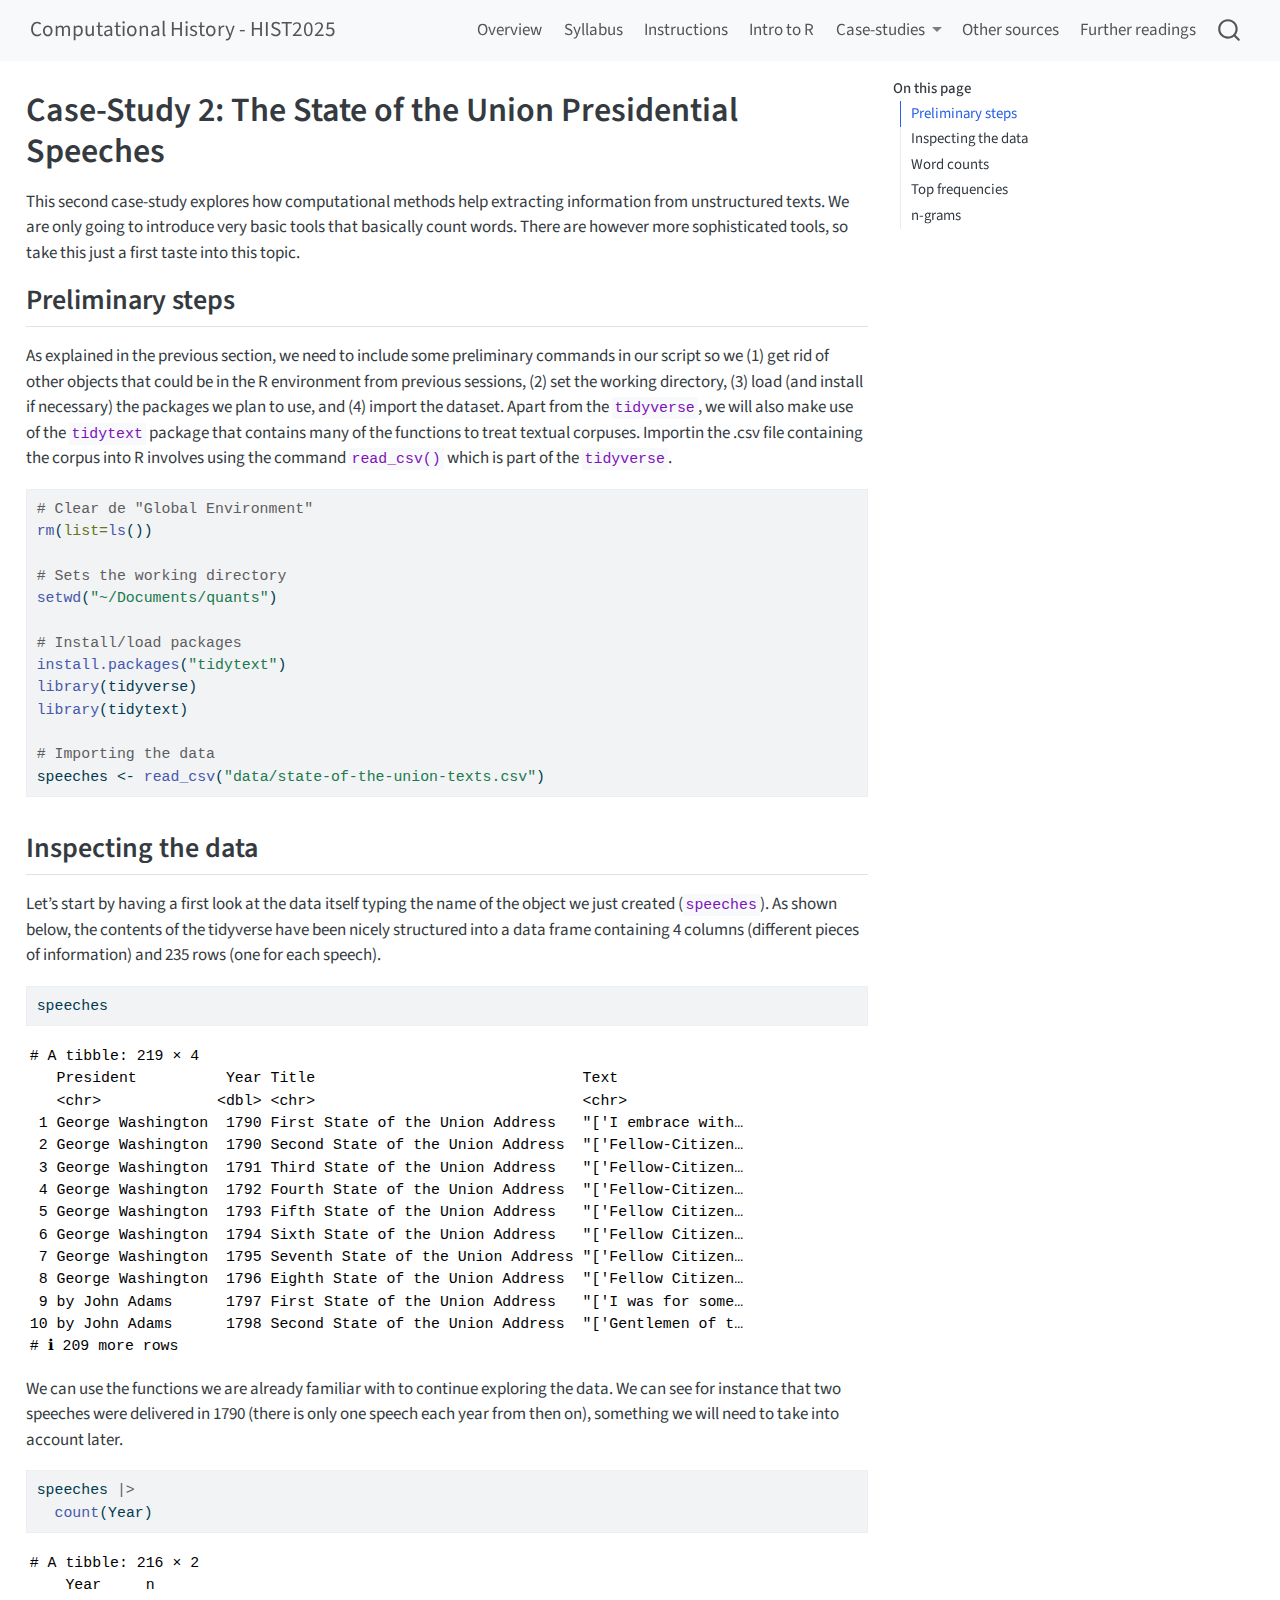
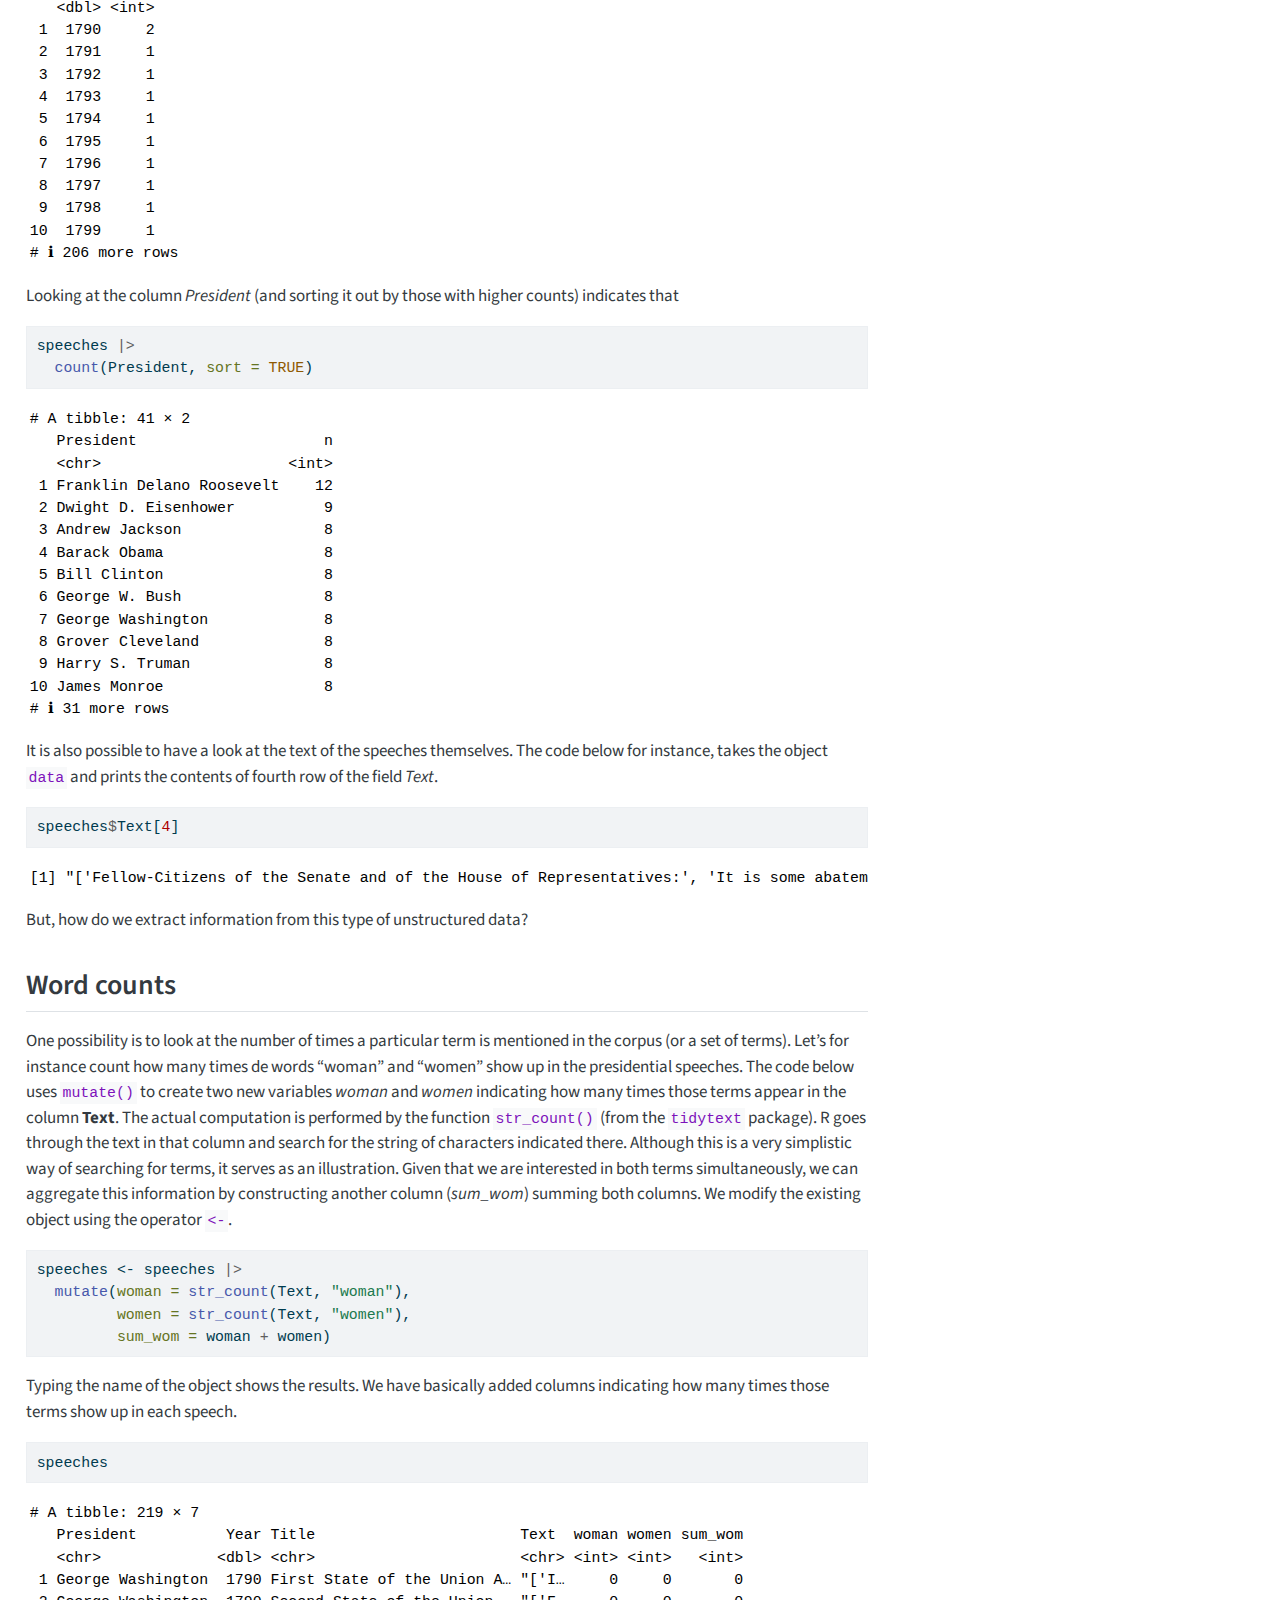
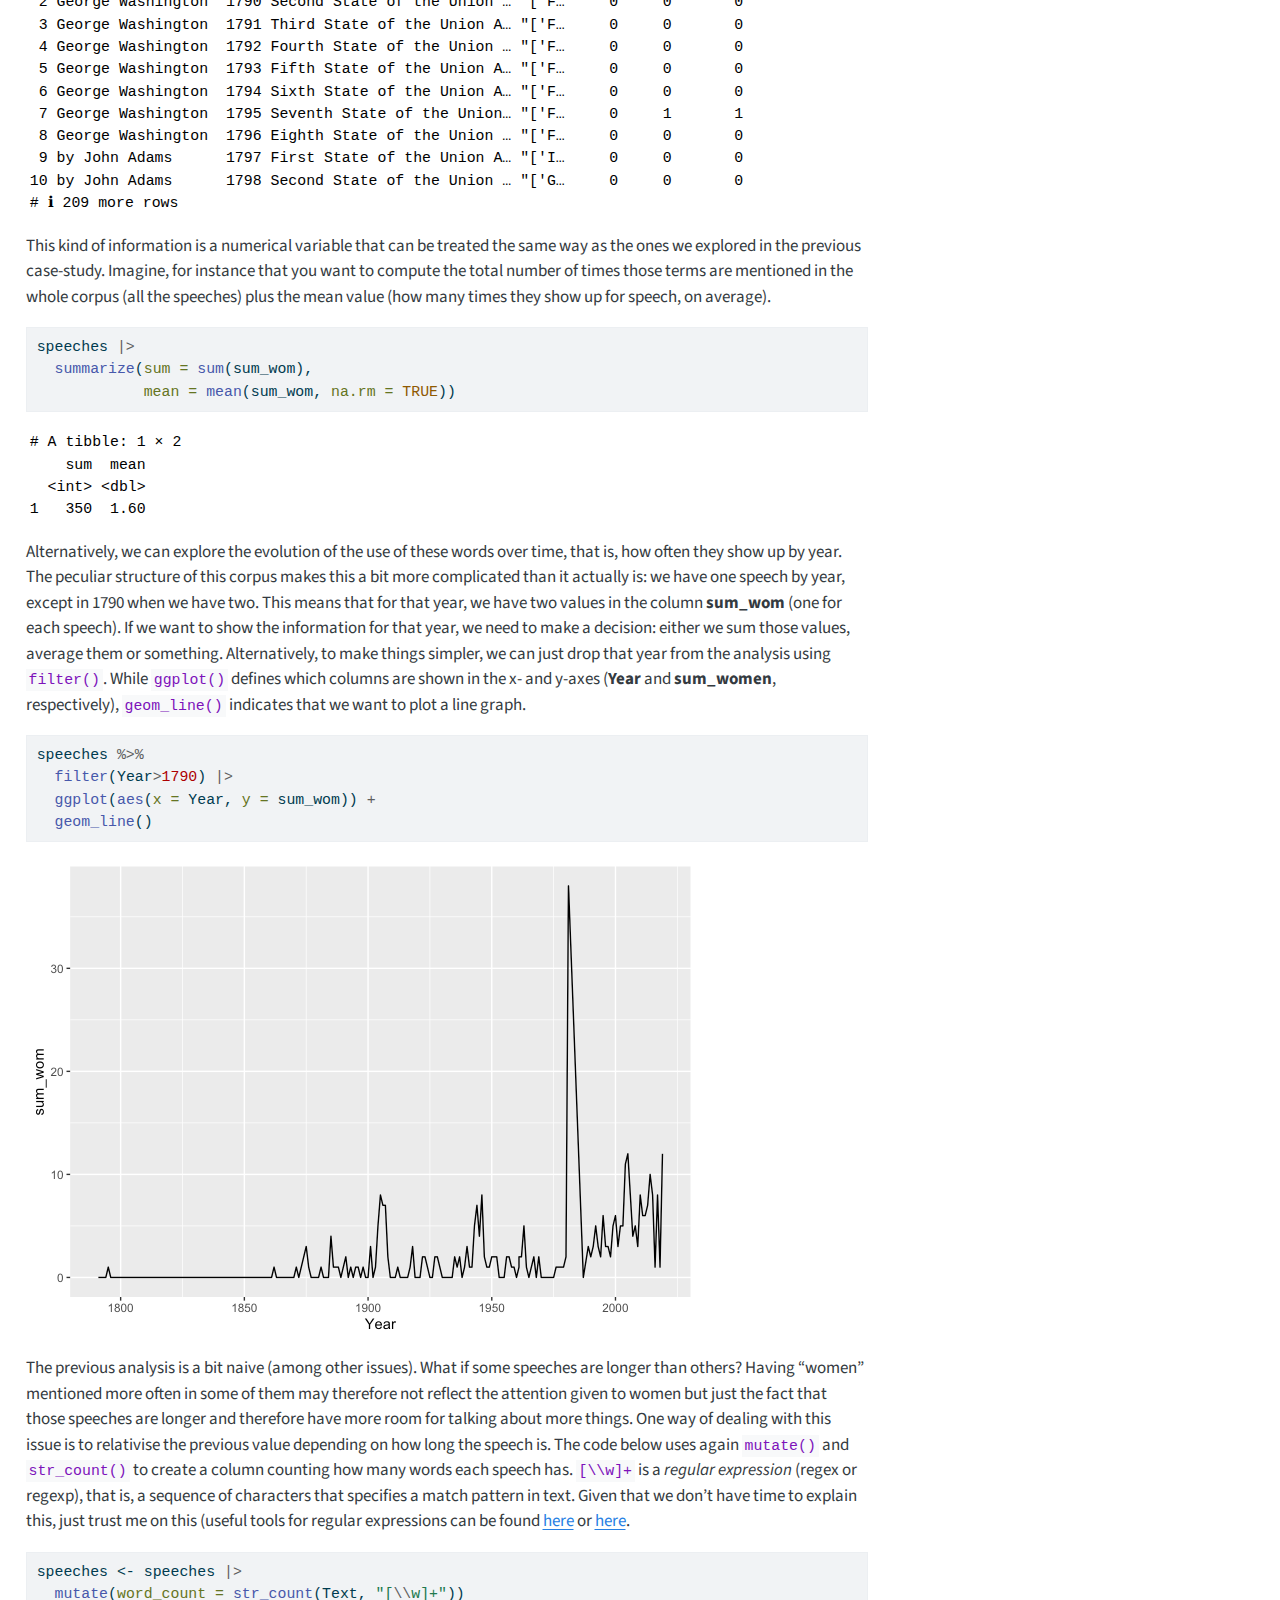
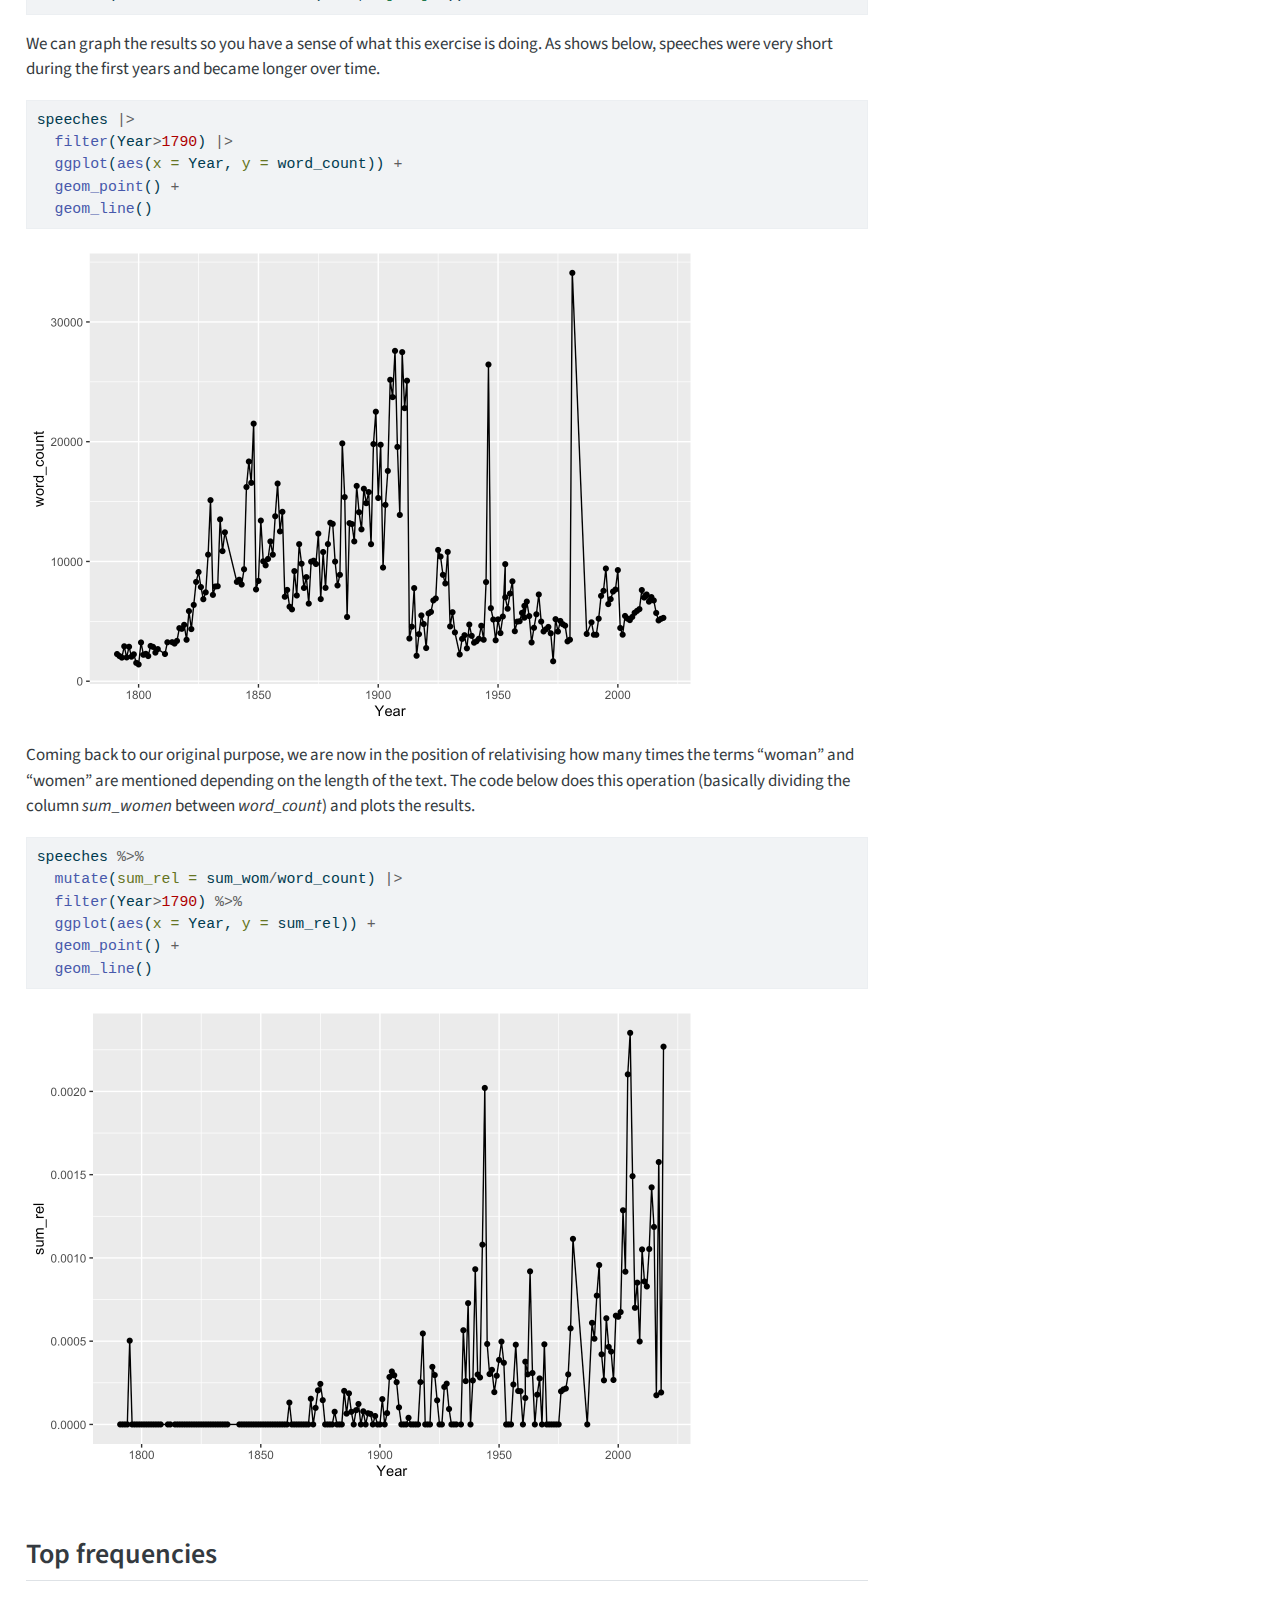
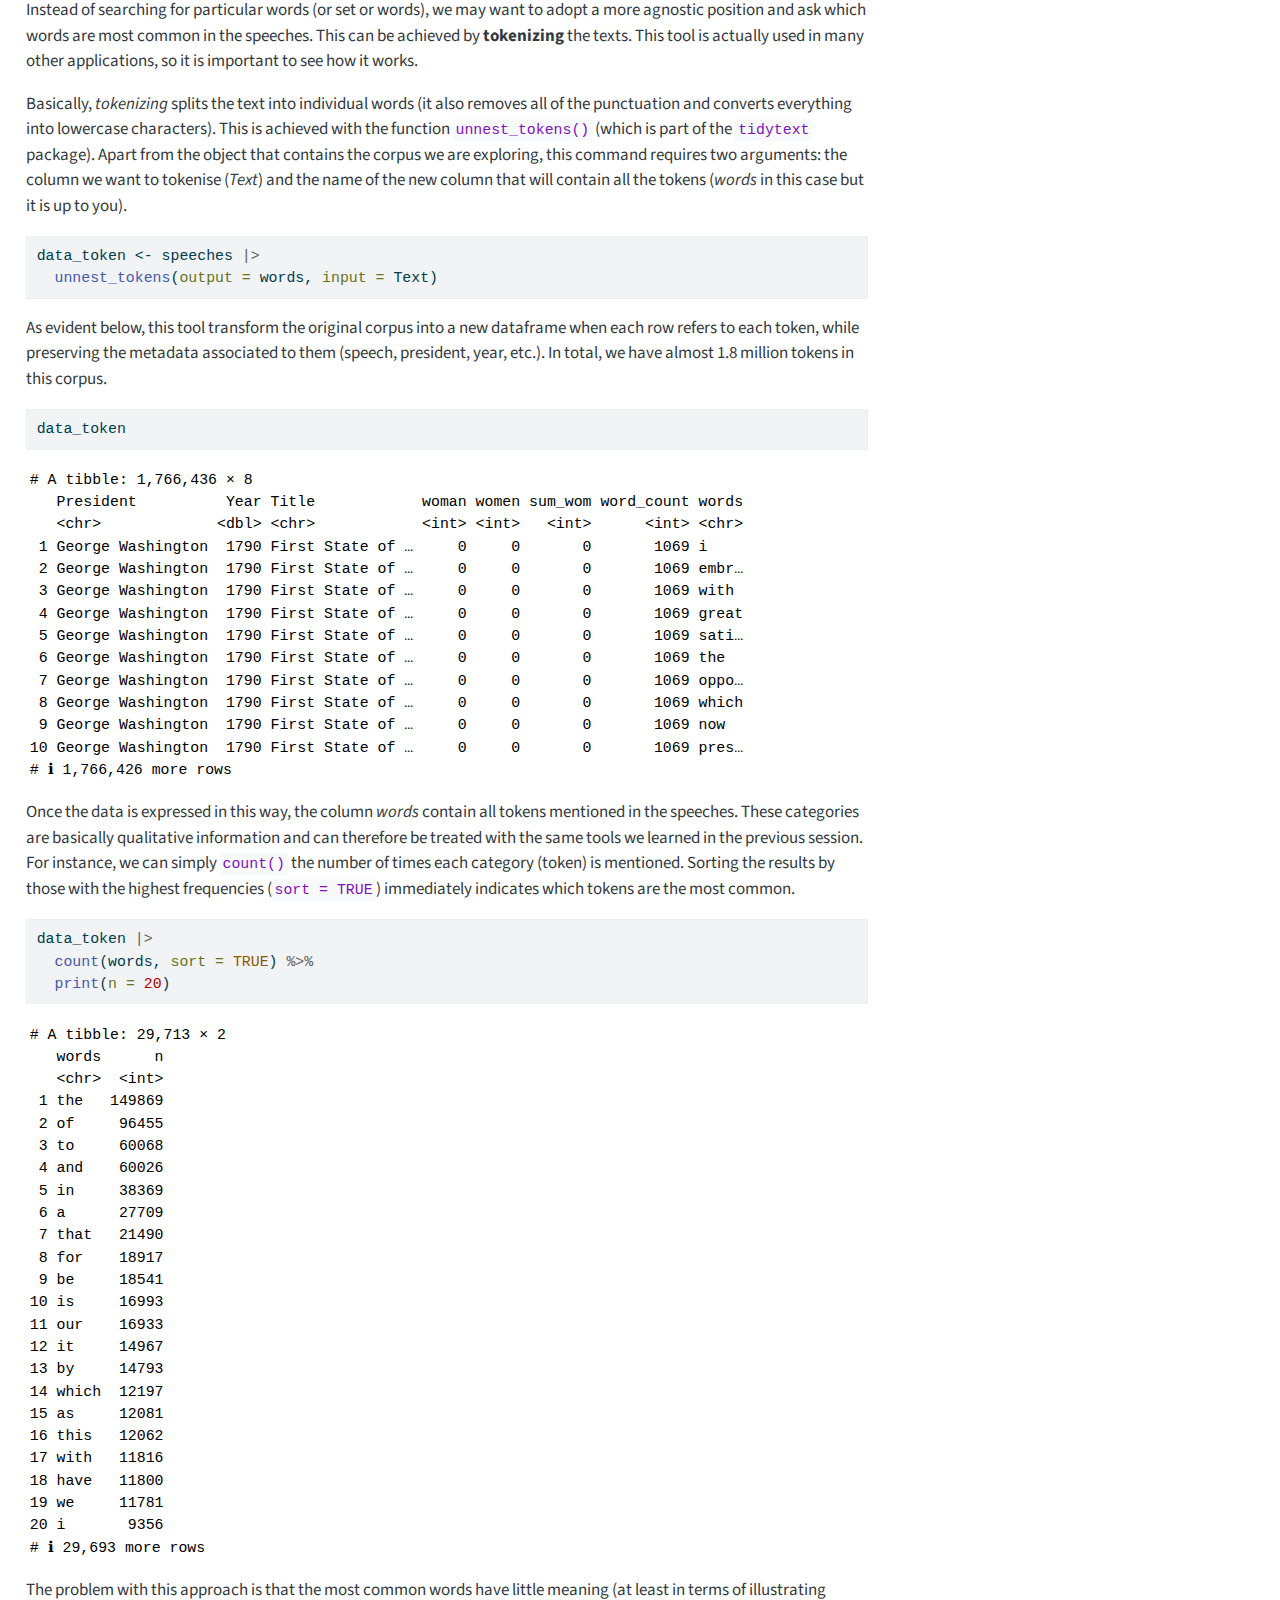
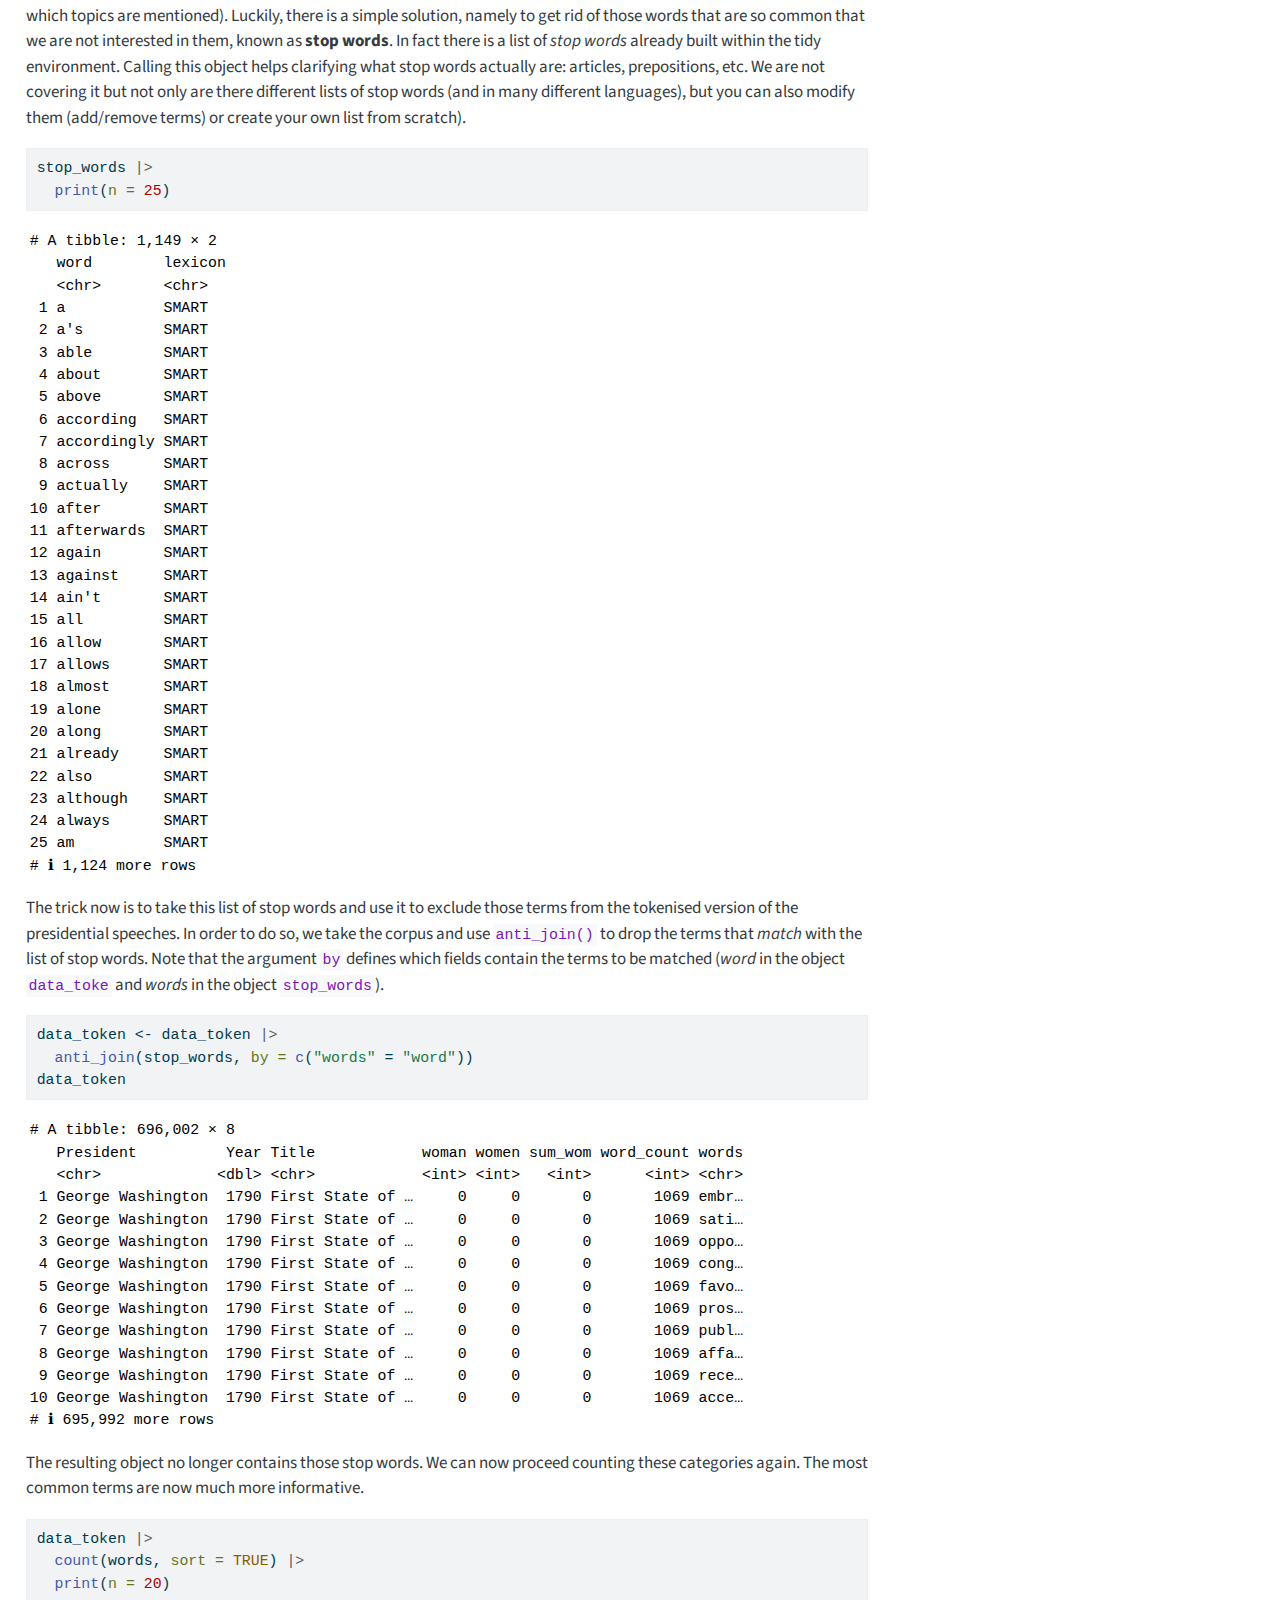
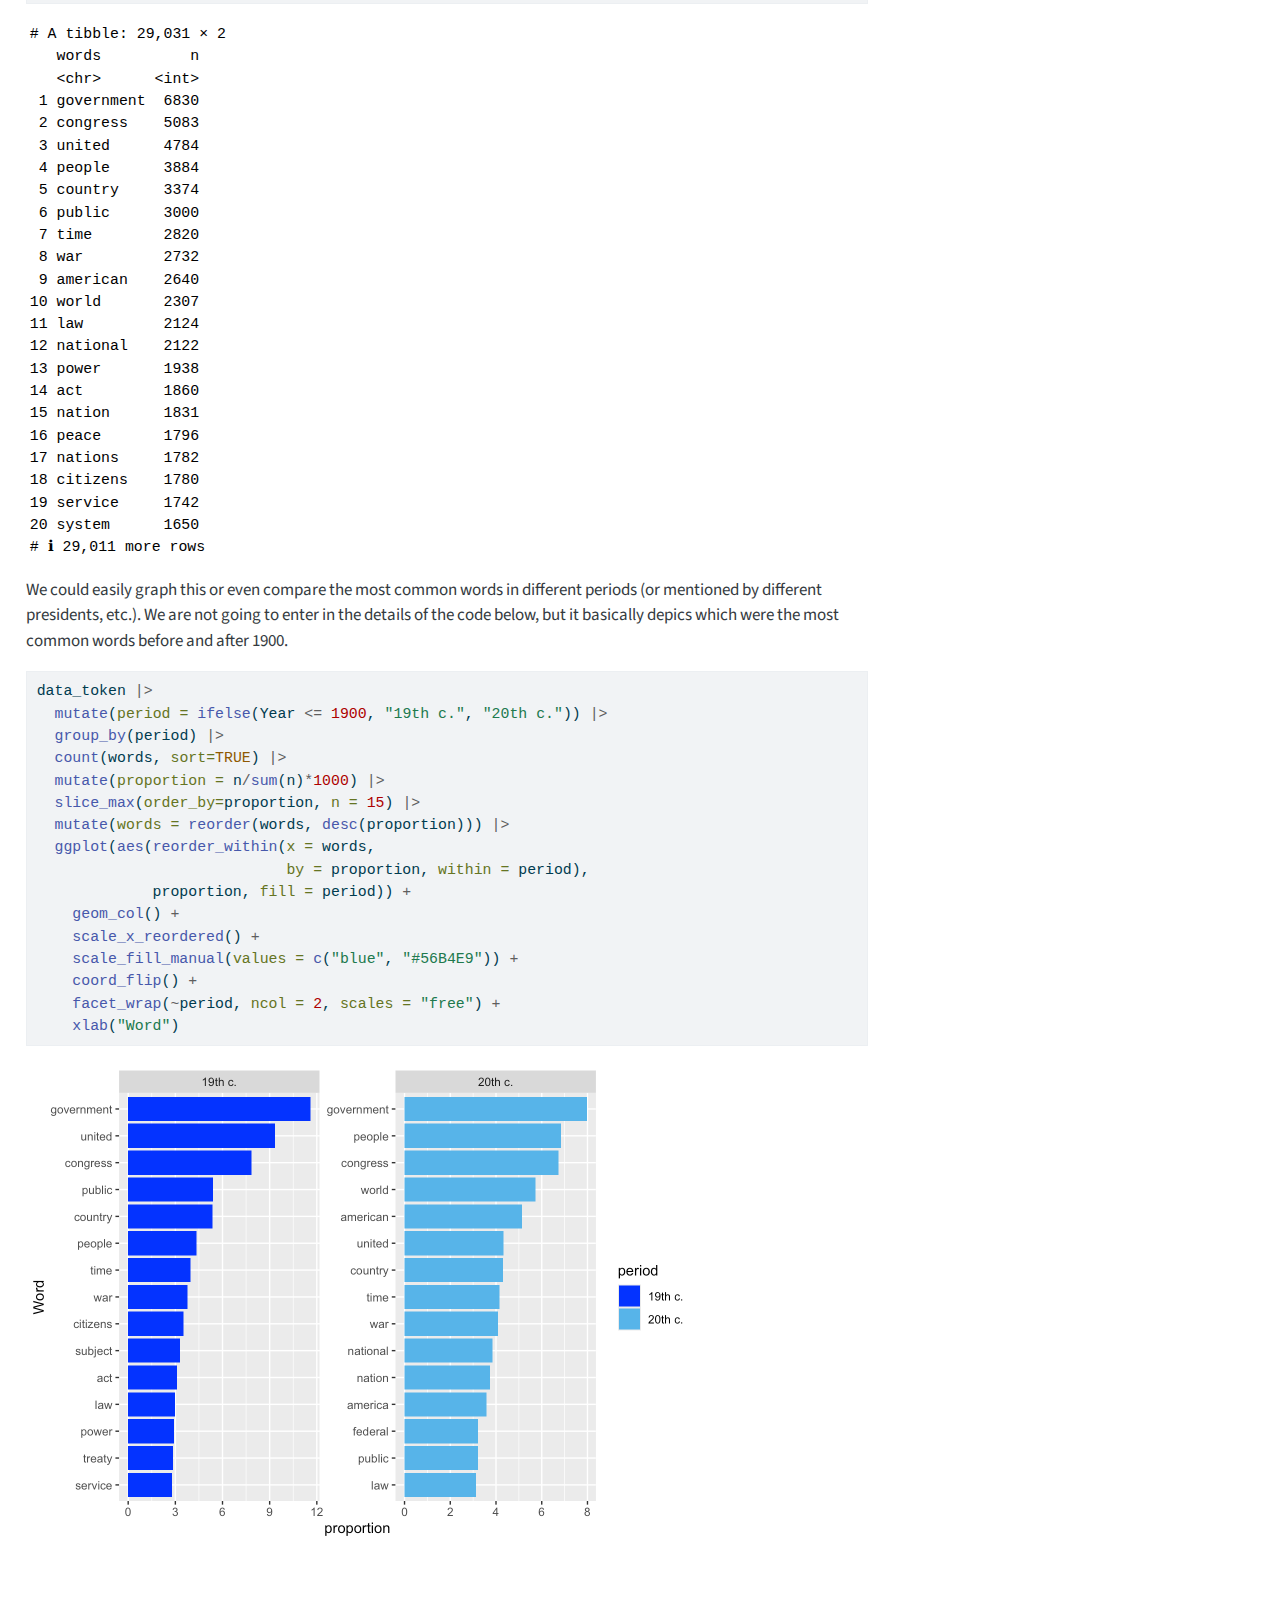
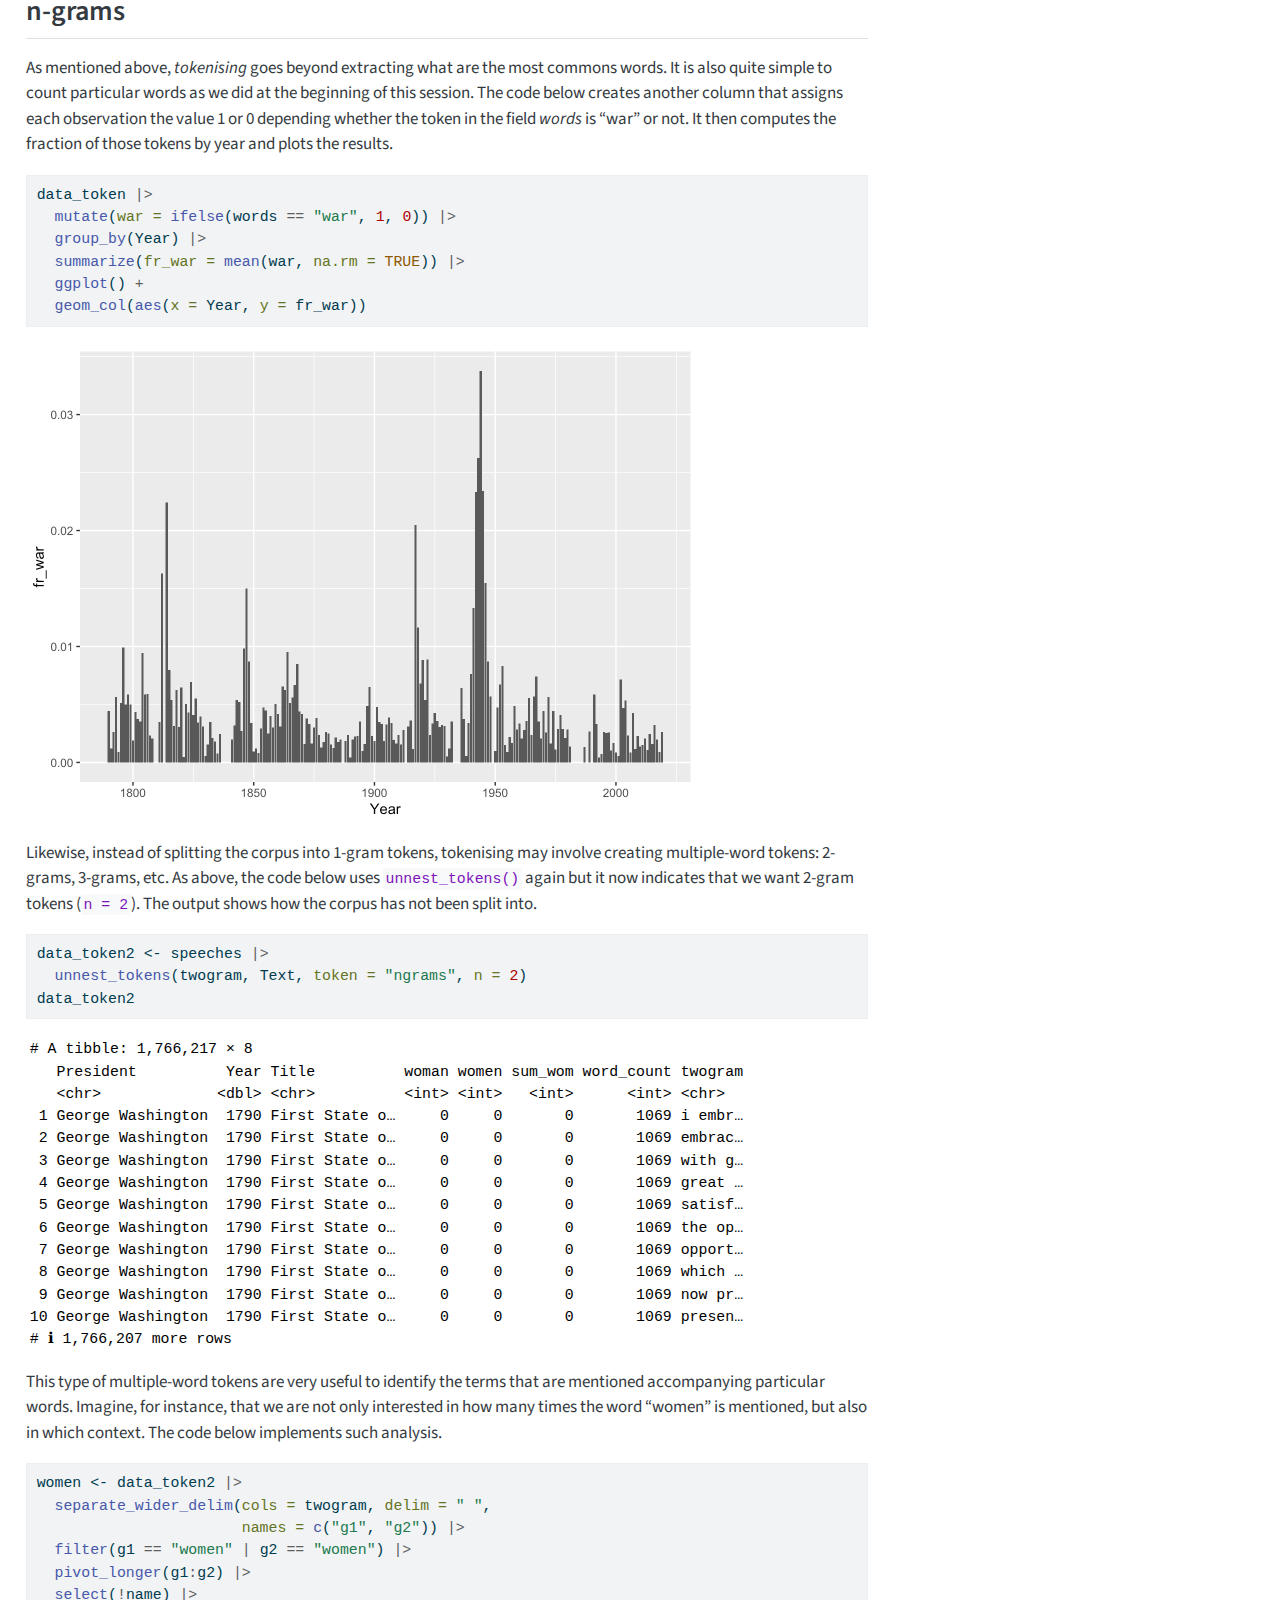
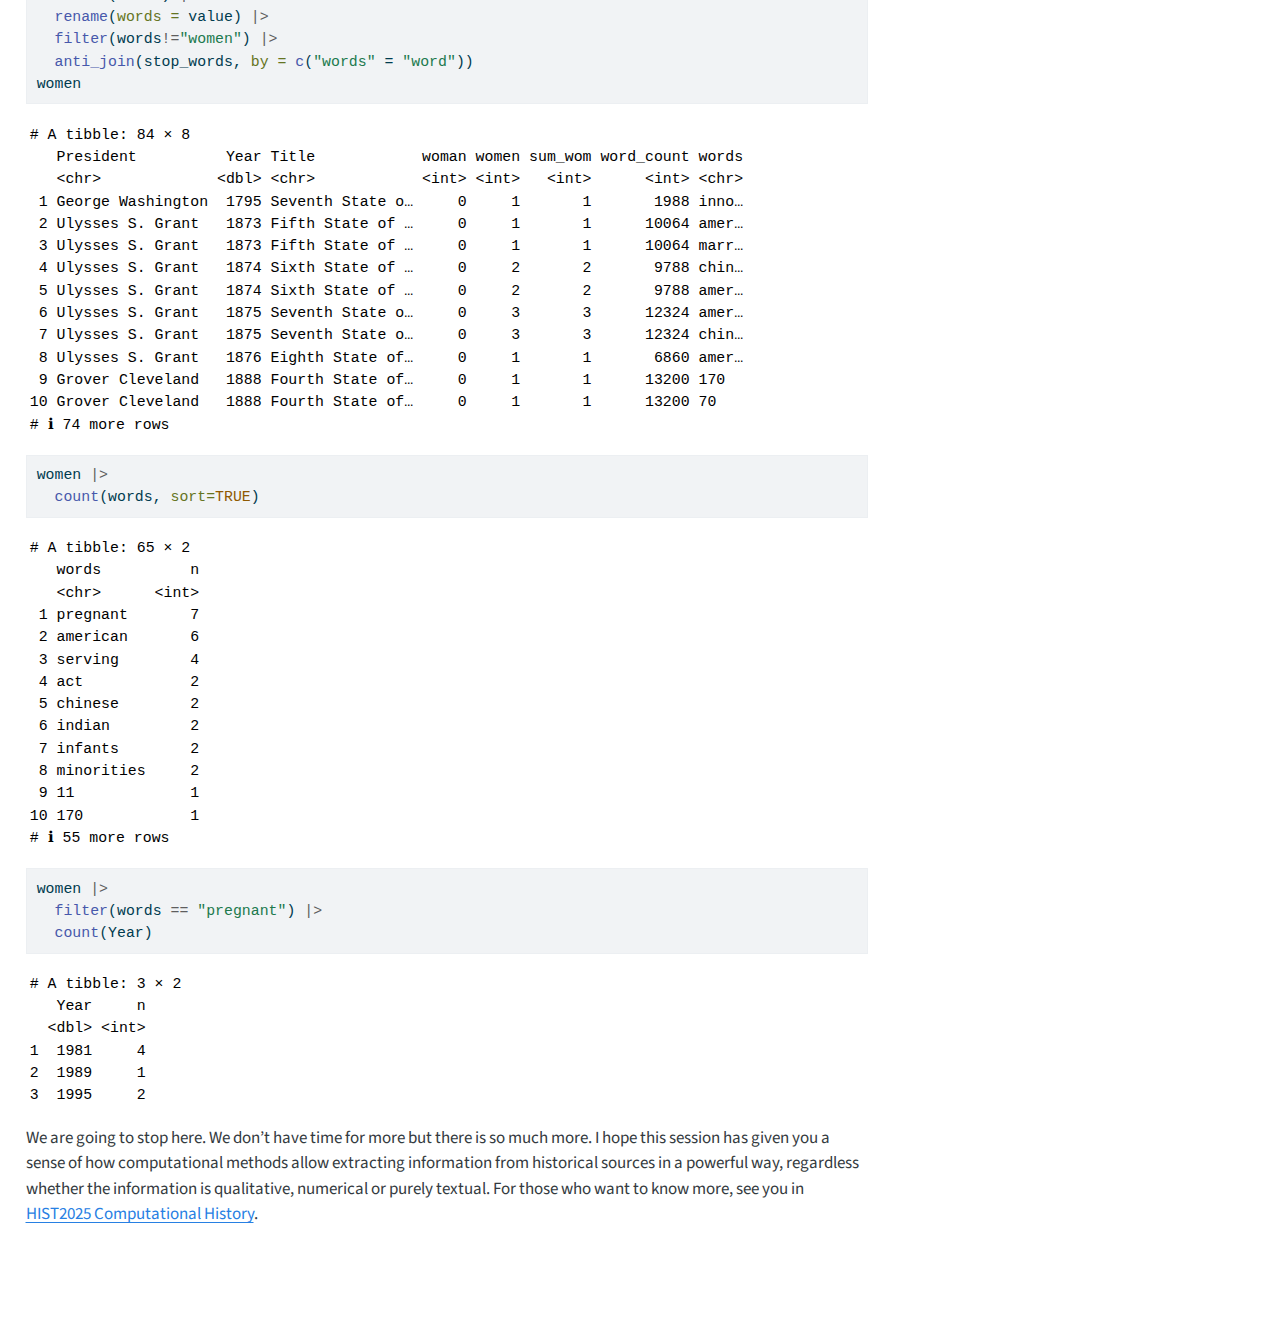
<file: docs/speeches.html>
<!DOCTYPE html>
<html xmlns="http://www.w3.org/1999/xhtml" lang="en" xml:lang="en"><head>

<meta charset="utf-8">
<meta name="generator" content="quarto-1.6.42">

<meta name="viewport" content="width=device-width, initial-scale=1.0, user-scalable=yes">


<title>Case-Study 2: The State of the Union Presidential Speeches – Computational History - HIST2025</title>
<style>
code{white-space: pre-wrap;}
span.smallcaps{font-variant: small-caps;}
div.columns{display: flex; gap: min(4vw, 1.5em);}
div.column{flex: auto; overflow-x: auto;}
div.hanging-indent{margin-left: 1.5em; text-indent: -1.5em;}
ul.task-list{list-style: none;}
ul.task-list li input[type="checkbox"] {
  width: 0.8em;
  margin: 0 0.8em 0.2em -1em; /* quarto-specific, see https://github.com/quarto-dev/quarto-cli/issues/4556 */ 
  vertical-align: middle;
}
/* CSS for syntax highlighting */
pre > code.sourceCode { white-space: pre; position: relative; }
pre > code.sourceCode > span { line-height: 1.25; }
pre > code.sourceCode > span:empty { height: 1.2em; }
.sourceCode { overflow: visible; }
code.sourceCode > span { color: inherit; text-decoration: inherit; }
div.sourceCode { margin: 1em 0; }
pre.sourceCode { margin: 0; }
@media screen {
div.sourceCode { overflow: auto; }
}
@media print {
pre > code.sourceCode { white-space: pre-wrap; }
pre > code.sourceCode > span { display: inline-block; text-indent: -5em; padding-left: 5em; }
}
pre.numberSource code
  { counter-reset: source-line 0; }
pre.numberSource code > span
  { position: relative; left: -4em; counter-increment: source-line; }
pre.numberSource code > span > a:first-child::before
  { content: counter(source-line);
    position: relative; left: -1em; text-align: right; vertical-align: baseline;
    border: none; display: inline-block;
    -webkit-touch-callout: none; -webkit-user-select: none;
    -khtml-user-select: none; -moz-user-select: none;
    -ms-user-select: none; user-select: none;
    padding: 0 4px; width: 4em;
  }
pre.numberSource { margin-left: 3em;  padding-left: 4px; }
div.sourceCode
  {   }
@media screen {
pre > code.sourceCode > span > a:first-child::before { text-decoration: underline; }
}
</style>


<script src="site_libs/quarto-nav/quarto-nav.js"></script>
<script src="site_libs/quarto-nav/headroom.min.js"></script>
<script src="site_libs/clipboard/clipboard.min.js"></script>
<script src="site_libs/quarto-search/autocomplete.umd.js"></script>
<script src="site_libs/quarto-search/fuse.min.js"></script>
<script src="site_libs/quarto-search/quarto-search.js"></script>
<meta name="quarto:offset" content="./">
<script src="site_libs/quarto-html/quarto.js"></script>
<script src="site_libs/quarto-html/popper.min.js"></script>
<script src="site_libs/quarto-html/tippy.umd.min.js"></script>
<script src="site_libs/quarto-html/anchor.min.js"></script>
<link href="site_libs/quarto-html/tippy.css" rel="stylesheet">
<link href="site_libs/quarto-html/quarto-syntax-highlighting-2f5df379a58b258e96c21c0638c20c03.css" rel="stylesheet" id="quarto-text-highlighting-styles">
<script src="site_libs/bootstrap/bootstrap.min.js"></script>
<link href="site_libs/bootstrap/bootstrap-icons.css" rel="stylesheet">
<link href="site_libs/bootstrap/bootstrap-f8fa45338e7d851592d6b4ad57ea2445.min.css" rel="stylesheet" append-hash="true" id="quarto-bootstrap" data-mode="light">
<script id="quarto-search-options" type="application/json">{
  "location": "navbar",
  "copy-button": false,
  "collapse-after": 3,
  "panel-placement": "end",
  "type": "overlay",
  "limit": 50,
  "keyboard-shortcut": [
    "f",
    "/",
    "s"
  ],
  "show-item-context": false,
  "language": {
    "search-no-results-text": "No results",
    "search-matching-documents-text": "matching documents",
    "search-copy-link-title": "Copy link to search",
    "search-hide-matches-text": "Hide additional matches",
    "search-more-match-text": "more match in this document",
    "search-more-matches-text": "more matches in this document",
    "search-clear-button-title": "Clear",
    "search-text-placeholder": "",
    "search-detached-cancel-button-title": "Cancel",
    "search-submit-button-title": "Submit",
    "search-label": "Search"
  }
}</script>


<link rel="stylesheet" href="styles.css">
</head>

<body class="nav-fixed">

<div id="quarto-search-results"></div>
  <header id="quarto-header" class="headroom fixed-top">
    <nav class="navbar navbar-expand-lg " data-bs-theme="dark">
      <div class="navbar-container container-fluid">
      <div class="navbar-brand-container mx-auto">
    <a class="navbar-brand" href="./index.html">
    <span class="navbar-title">Computational History - HIST2025</span>
    </a>
  </div>
            <div id="quarto-search" class="" title="Search"></div>
          <button class="navbar-toggler" type="button" data-bs-toggle="collapse" data-bs-target="#navbarCollapse" aria-controls="navbarCollapse" role="menu" aria-expanded="false" aria-label="Toggle navigation" onclick="if (window.quartoToggleHeadroom) { window.quartoToggleHeadroom(); }">
  <span class="navbar-toggler-icon"></span>
</button>
          <div class="collapse navbar-collapse" id="navbarCollapse">
            <ul class="navbar-nav navbar-nav-scroll ms-auto">
  <li class="nav-item">
    <a class="nav-link" href="./index.html"> <i class="bi bi-fa-home" role="img">
</i> 
<span class="menu-text">Overview</span></a>
  </li>  
  <li class="nav-item">
    <a class="nav-link" href="./syllabus.html"> <i class="bi bi-fa-home" role="img">
</i> 
<span class="menu-text">Syllabus</span></a>
  </li>  
  <li class="nav-item">
    <a class="nav-link" href="./instructions.html"> <i class="bi bi-fa-list-ul" role="img">
</i> 
<span class="menu-text">Instructions</span></a>
  </li>  
  <li class="nav-item">
    <a class="nav-link" href="./get-r.html"> <i class="bi bi-fa-book" role="img">
</i> 
<span class="menu-text">Intro to R</span></a>
  </li>  
  <li class="nav-item dropdown ">
    <a class="nav-link dropdown-toggle" href="#" id="nav-menu-case-studies" role="link" data-bs-toggle="dropdown" aria-expanded="false">
      <i class="bi bi-fa-book" role="img">
</i> 
 <span class="menu-text">Case-studies</span>
    </a>
    <ul class="dropdown-menu dropdown-menu-end" aria-labelledby="nav-menu-case-studies">    
        <li>
    <a class="dropdown-item" href="./backg-paisley.html">
 <span class="dropdown-text">The Paisley Prisoners</span></a>
  </li>  
        <li>
    <a class="dropdown-item" href="./backg-speeches.html">
 <span class="dropdown-text">The State of the Union Speeches</span></a>
  </li>  
        <li>
    <a class="dropdown-item" href="./backg-tnp.html">
 <span class="dropdown-text">The Tudor Network of Letters</span></a>
  </li>  
    </ul>
  </li>
  <li class="nav-item">
    <a class="nav-link" href="./other-data.html"> 
<span class="menu-text">Other sources</span></a>
  </li>  
  <li class="nav-item">
    <a class="nav-link" href="./further-readings.html"> 
<span class="menu-text">Further readings</span></a>
  </li>  
</ul>
          </div> <!-- /navcollapse -->
            <div class="quarto-navbar-tools">
</div>
      </div> <!-- /container-fluid -->
    </nav>
</header>
<!-- content -->
<div id="quarto-content" class="quarto-container page-columns page-rows-contents page-layout-full page-navbar">
<!-- sidebar -->
<!-- margin-sidebar -->
    <div id="quarto-margin-sidebar" class="sidebar margin-sidebar">
        <nav id="TOC" role="doc-toc" class="toc-active">
    <h2 id="toc-title">On this page</h2>
   
  <ul>
  <li><a href="#preliminary-steps" id="toc-preliminary-steps" class="nav-link active" data-scroll-target="#preliminary-steps">Preliminary steps</a></li>
  <li><a href="#inspecting-the-data" id="toc-inspecting-the-data" class="nav-link" data-scroll-target="#inspecting-the-data">Inspecting the data</a></li>
  <li><a href="#word-counts" id="toc-word-counts" class="nav-link" data-scroll-target="#word-counts">Word counts</a></li>
  <li><a href="#top-frequencies" id="toc-top-frequencies" class="nav-link" data-scroll-target="#top-frequencies">Top frequencies</a></li>
  <li><a href="#n-grams" id="toc-n-grams" class="nav-link" data-scroll-target="#n-grams">n-grams</a></li>
  </ul>
</nav>
    </div>
<!-- main -->
<main class="content column-page-left" id="quarto-document-content">

<header id="title-block-header" class="quarto-title-block default">
<div class="quarto-title">
<h1 class="title">Case-Study 2: The State of the Union Presidential Speeches</h1>
</div>



<div class="quarto-title-meta column-page-left">

    
  
    
  </div>
  


</header>


<p>This second case-study explores how computational methods help extracting information from unstructured texts. We are only going to introduce very basic tools that basically count words. There are however more sophisticated tools, so take this just a first taste into this topic.</p>
<section id="preliminary-steps" class="level2">
<h2 class="anchored" data-anchor-id="preliminary-steps">Preliminary steps</h2>
<p>As explained in the previous section, we need to include some preliminary commands in our script so we (1) get rid of other objects that could be in the R environment from previous sessions, (2) set the working directory, (3) load (and install if necessary) the packages we plan to use, and (4) import the dataset. Apart from the <code>tidyverse</code>, we will also make use of the <code>tidytext</code> package that contains many of the functions to treat textual corpuses. Importin the .csv file containing the corpus into R involves using the command <code>read_csv()</code> which is part of the <code>tidyverse</code>.</p>
<div class="cell">
<div class="sourceCode cell-code" id="cb1"><pre class="sourceCode r code-with-copy"><code class="sourceCode r"><span id="cb1-1"><a href="#cb1-1" aria-hidden="true" tabindex="-1"></a><span class="co"># Clear de "Global Environment"</span></span>
<span id="cb1-2"><a href="#cb1-2" aria-hidden="true" tabindex="-1"></a><span class="fu">rm</span>(<span class="at">list=</span><span class="fu">ls</span>()) </span>
<span id="cb1-3"><a href="#cb1-3" aria-hidden="true" tabindex="-1"></a></span>
<span id="cb1-4"><a href="#cb1-4" aria-hidden="true" tabindex="-1"></a><span class="co"># Sets the working directory</span></span>
<span id="cb1-5"><a href="#cb1-5" aria-hidden="true" tabindex="-1"></a><span class="fu">setwd</span>(<span class="st">"~/Documents/quants"</span>) </span>
<span id="cb1-6"><a href="#cb1-6" aria-hidden="true" tabindex="-1"></a></span>
<span id="cb1-7"><a href="#cb1-7" aria-hidden="true" tabindex="-1"></a><span class="co"># Install/load packages</span></span>
<span id="cb1-8"><a href="#cb1-8" aria-hidden="true" tabindex="-1"></a><span class="fu">install.packages</span>(<span class="st">"tidytext"</span>)</span>
<span id="cb1-9"><a href="#cb1-9" aria-hidden="true" tabindex="-1"></a><span class="fu">library</span>(tidyverse)</span>
<span id="cb1-10"><a href="#cb1-10" aria-hidden="true" tabindex="-1"></a><span class="fu">library</span>(tidytext)</span>
<span id="cb1-11"><a href="#cb1-11" aria-hidden="true" tabindex="-1"></a></span>
<span id="cb1-12"><a href="#cb1-12" aria-hidden="true" tabindex="-1"></a><span class="co"># Importing the data</span></span>
<span id="cb1-13"><a href="#cb1-13" aria-hidden="true" tabindex="-1"></a>speeches <span class="ot">&lt;-</span> <span class="fu">read_csv</span>(<span class="st">"data/state-of-the-union-texts.csv"</span>)</span></code><button title="Copy to Clipboard" class="code-copy-button"><i class="bi"></i></button></pre></div>
</div>
</section>
<section id="inspecting-the-data" class="level2">
<h2 class="anchored" data-anchor-id="inspecting-the-data">Inspecting the data</h2>
<p>Let’s start by having a first look at the data itself typing the name of the object we just created (<code>speeches</code>). As shown below, the contents of the tidyverse have been nicely structured into a data frame containing 4 columns (different pieces of information) and 235 rows (one for each speech).</p>
<div class="cell">
<div class="sourceCode cell-code" id="cb2"><pre class="sourceCode r code-with-copy"><code class="sourceCode r"><span id="cb2-1"><a href="#cb2-1" aria-hidden="true" tabindex="-1"></a>speeches</span></code><button title="Copy to Clipboard" class="code-copy-button"><i class="bi"></i></button></pre></div>
<div class="cell-output cell-output-stdout">
<pre><code># A tibble: 219 × 4
   President          Year Title                              Text              
   &lt;chr&gt;             &lt;dbl&gt; &lt;chr&gt;                              &lt;chr&gt;             
 1 George Washington  1790 First State of the Union Address   "['I embrace with…
 2 George Washington  1790 Second State of the Union Address  "['Fellow-Citizen…
 3 George Washington  1791 Third State of the Union Address   "['Fellow-Citizen…
 4 George Washington  1792 Fourth State of the Union Address  "['Fellow-Citizen…
 5 George Washington  1793 Fifth State of the Union Address   "['Fellow Citizen…
 6 George Washington  1794 Sixth State of the Union Address   "['Fellow Citizen…
 7 George Washington  1795 Seventh State of the Union Address "['Fellow Citizen…
 8 George Washington  1796 Eighth State of the Union Address  "['Fellow Citizen…
 9 by John Adams      1797 First State of the Union Address   "['I was for some…
10 by John Adams      1798 Second State of the Union Address  "['Gentlemen of t…
# ℹ 209 more rows</code></pre>
</div>
</div>
<p>We can use the functions we are already familiar with to continue exploring the data. We can see for instance that two speeches were delivered in 1790 (there is only one speech each year from then on), something we will need to take into account later.</p>
<div class="cell">
<div class="sourceCode cell-code" id="cb4"><pre class="sourceCode r code-with-copy"><code class="sourceCode r"><span id="cb4-1"><a href="#cb4-1" aria-hidden="true" tabindex="-1"></a>speeches <span class="sc">|&gt;</span></span>
<span id="cb4-2"><a href="#cb4-2" aria-hidden="true" tabindex="-1"></a>  <span class="fu">count</span>(Year)</span></code><button title="Copy to Clipboard" class="code-copy-button"><i class="bi"></i></button></pre></div>
<div class="cell-output cell-output-stdout">
<pre><code># A tibble: 216 × 2
    Year     n
   &lt;dbl&gt; &lt;int&gt;
 1  1790     2
 2  1791     1
 3  1792     1
 4  1793     1
 5  1794     1
 6  1795     1
 7  1796     1
 8  1797     1
 9  1798     1
10  1799     1
# ℹ 206 more rows</code></pre>
</div>
</div>
<p>Looking at the column <em>President</em> (and sorting it out by those with higher counts) indicates that</p>
<div class="cell">
<div class="sourceCode cell-code" id="cb6"><pre class="sourceCode r code-with-copy"><code class="sourceCode r"><span id="cb6-1"><a href="#cb6-1" aria-hidden="true" tabindex="-1"></a>speeches <span class="sc">|&gt;</span> </span>
<span id="cb6-2"><a href="#cb6-2" aria-hidden="true" tabindex="-1"></a>  <span class="fu">count</span>(President, <span class="at">sort =</span> <span class="cn">TRUE</span>)</span></code><button title="Copy to Clipboard" class="code-copy-button"><i class="bi"></i></button></pre></div>
<div class="cell-output cell-output-stdout">
<pre><code># A tibble: 41 × 2
   President                     n
   &lt;chr&gt;                     &lt;int&gt;
 1 Franklin Delano Roosevelt    12
 2 Dwight D. Eisenhower          9
 3 Andrew Jackson                8
 4 Barack Obama                  8
 5 Bill Clinton                  8
 6 George W. Bush                8
 7 George Washington             8
 8 Grover Cleveland              8
 9 Harry S. Truman               8
10 James Monroe                  8
# ℹ 31 more rows</code></pre>
</div>
</div>
<p>It is also possible to have a look at the text of the speeches themselves. The code below for instance, takes the object <code>data</code> and prints the contents of fourth row of the field <em>Text</em>.</p>
<div class="cell">
<div class="sourceCode cell-code" id="cb8"><pre class="sourceCode r code-with-copy"><code class="sourceCode r"><span id="cb8-1"><a href="#cb8-1" aria-hidden="true" tabindex="-1"></a>speeches<span class="sc">$</span>Text[<span class="dv">4</span>] </span></code><button title="Copy to Clipboard" class="code-copy-button"><i class="bi"></i></button></pre></div>
<div class="cell-output cell-output-stdout">
<pre><code>[1] "['Fellow-Citizens of the Senate and of the House of Representatives:', 'It is some abatement of the satisfaction with which I meet you on the present occasion that, in felicitating you on a continuance of the national prosperity generally, I am not able to add to it information that the Indian hostilities which have for some time past distressed our Northwestern frontier have terminated.', 'You will, I am persuaded, learn with no less concern than I communicate it that reiterated endeavors toward effecting a pacification have hitherto issued only in new and outrageous proofs of persevering hostility on the part of the tribes with whom we are in contest. An earnest desire to procure tranquillity to the frontier, to stop the further effusion of blood, to arrest the progress of expense, to forward the prevalent wish of the nation for peace has led to strenuous efforts through various channels to accomplish these desirable purposes; in making which efforts I consulted less my own anticipations of the event, or the scruples which some considerations were calculated to inspire, than the wish to find the object attainable, or if not attainable, to ascertain unequivocally that such is the case.', 'A detail of the measures which have been pursued and of their consequences, which will be laid before you, while it will confirm to you the want of success thus far, will, I trust, evince that means as proper and as efficacious as could have been devised have been employed. The issue of some of them, indeed, is still depending, but a favorable one, though not to be despaired of, is not promised by anything that has yet happened.', 'In the course of the attempts which have been made some valuable citizens have fallen victims to their zeal for the public service. A sanction commonly respected even among savages has been found in this instance insufficient to protect from massacre the emissaries of peace. It will, I presume, be duly considered whether the occasion does not call for an exercise of liberality toward the families of the deceased.', 'It must add to your concern to be informed that, besides the continuation of hostile appearances among the tribes north of the Ohio, some threatening symptoms have of late been revived among some of those south of it.', 'A part of the Cherokees, known by the name of Chickamaugas, inhabiting five villages on the Tennessee River, have long been in the practice of committing depredations on the neighboring settlements.', 'It was hoped that the treaty of Holston, made with the Cherokee Nation in July, 1791, would have prevented a repetition of such depredations; but the event has not answered this hope. The Chickamaugas, aided by some banditti of another tribe in their vicinity, have recently perpetrated wanton and unprovoked hostilities upon the citizens of the United States in that quarter. The information which has been received on this subject will be laid before you. Hitherto defensive precautions only have been strictly enjoined and observed.', 'It is not understood that any breach of treaty or aggression whatsoever on the part of the United States or their citizens is even alleged as a pretext for the spirit of hostility in this quarter.', 'I have reason to believe that every practicable exertion has been made (pursuant to the provision by law for that purpose) to be prepared for the alternative of a prosecution of the war in the event of a failure of pacific overtures. A large proportion of the troops authorized to be raised have been recruited, though the number is still incomplete, and pains have been taken to discipline and put them in condition for the particular kind of service to be performed. A delay of operations (besides being dictated by the measures which were pursuing toward a pacific termination of the war) has been in itself deemed preferable to immature efforts. A statement from the proper department with regard to the number of troops raised, and some other points which have been suggested, will afford more precise information as a guide to the legislative consultations, and among other things will enable Congress to judge whether some additional stimulus to the recruiting service may not be advisable.', 'In looking forward to the future expense of the operations which may be found inevitable I derive consolation from the information I receive that the product of the revenues for the present year is likely to supersede the necessity of additional burthens on the community for the service of the ensuing year. This, however, will be better ascertained in the course of the session, and it is proper to add that the information alluded to proceeds upon the supposition of no material extension of the spirit of hostility.', 'I can not dismiss the subject of Indian affairs without again recommending to your consideration the expediency of more adequate provision for giving energy to the laws throughout our interior frontier and for restraining the commission of outrages upon the Indians, without which all pacific plans must prove nugatory. To enable, by competent rewards, the employment of qualified and trusty persons to reside among them as agents would also contribute to the preservation of peace and good neighborhood. If in addition to these expedients an eligible plan could be devised for promoting civilization among the friendly tribes and for carrying on trade with them upon a scale equal to their wants and under regulations calculated to protect them from imposition and extortion, its influence in cementing their interest with ours could not but be considerable.', 'The prosperous state of our revenue has been intimated. This would be still more the case were it not for the impediments which in some places continue to embarrass the collection of the duties on spirits distilled within the United States. These impediments have lessened and are lessening in local extent, and, as applied to the community at large, the contentment with the law appears to be progressive.', 'But symptoms of increased opposition having lately manifested themselves in certain quarters, I judged a special interposition on my part proper and advisable, and under this impression have issued a proclamation warning against all unlawful combinations and proceedings having for their object or tending to obstruct the operation of the law in question, and announcing that all lawful ways and means would be strictly put in execution for bringing to justice the infractors thereof and securing obedience thereto.', 'Measures have also been taken for the prosecution of offenders, and Congress may be assured that nothing within constitutional and legal limits which may depend upon me shall be wanting to assert and maintain the just authority of the laws. In fulfilling this trust I shall count entirely upon the full cooperation of the other departments of the Government and upon the zealous support of all good citizens.', 'I can not forbear to bring again into the view of the Legislature the subject of a revision of the judiciary system. A representation from the judges of the Supreme Court, which will be laid before you, points out some of the inconveniences that are experienced. In the course of the execution of the laws considerations arise out of the structure of the system which in some cases tend to relax their efficacy. As connected with this subject, provisions to facilitate the taking of bail upon processes out of the courts of the United States and a supplementary definition of offenses against the Constitution and laws of the Union and of the punishment for such offenses will, it is presumed, be found worthy of particular attention.', 'Observations on the value of peace with other nations are unnecessary. It would be wise, however, by timely provisions to guard against those acts of our own citizens which might tend to disturb it, and to put ourselves in a condition to give that satisfaction to foreign nations which we may sometimes have occasion to require from them. I particularly recommend to your consideration the means of preventing those aggressions by our citizens on the territory of other nations, and other infractions of the law of nations, which, furnishing just subject of complaint, might endanger our peace with them; and, in general, the maintenance of a friendly intercourse with foreign powers will be presented to your attention by the expiration of the law for that purpose, which takes place, if not renewed, at the close of the present session.', 'In execution of the authority given by the Legislature measures have been taken for engaging some artists from abroad to aid in the establishment of our mint. Others have been employed at home. Provision has been made of the requisite buildings, and these are now putting into proper condition for the purposes of the establishment. There has also been a small beginning in the coinage of half dimes, the want of small coins in circulation calling the first attention to them.', 'The regulation of foreign coins in correspondency with the principles of our national coinage, as being essential to their due operation and to order in our money concerns, will, I doubt not, be resumed and completed.', 'It is represented that some provisions in the law which establishes the post office operate, in experiment, against the transmission of news papers to distant parts of the country. Should this, upon due inquiry, be found to be the fact, a full conviction of the importance of facilitating the circulation of political intelligence and information will, I doubt not, lead to the application of a remedy.', 'The adoption of a constitution for the State of Kentucky has been notified to me. The Legislature will share with me in the satisfaction which arises from an event interesting to the happiness of the part of the nation to which it relates and conducive to the general order.', 'It is proper likewise to inform you that since my last communication on the subject, and in further execution of the acts severally making provision for the public debt and for the reduction thereof, three new loans have been effected, each for 3,000,000 florins - one at Antwerp, at the annual interest of 4.5%, with an allowance of 4% in lieu of all charges, in the other 2 at Amsterdam, at the annual interest of 4%, with an allowance of 5.5% in one case and of 5% in the other in lieu of all charges. The rates of these loans and the circumstances under which they have been made are confirmations of the high state of our credit abroad.', 'Among the objects to which these funds have been directed to be applied, the payment of the debts due to certain foreign officers, according to the provision made during the last session, has been embraced.', '\\nGentlemen of the House of Representatives:', 'I entertain a strong hope that the state of the national finances is now sufficiently matured to enable you to enter upon a systematic and effectual arrangement for the regular redemption and discharge of the public debt, according to the right which has been reserved to the Government. No measure can be more desirable, whether viewed with an eye to its intrinsic importance or to the general sentiment and wish of the nation.', 'Provision is likewise requisite for the reimbursement of the loan which has been made of the Bank of the United States, pursuant to the eleventh section of the act by which it is incorporated. In fulfilling the public stipulations in this particular it is expected a valuable saving will be made.', 'Appropriations for the current service of the ensuing year and for such extraordinaries as may require provision will demand, and I doubt not will engage, your early attention.', '\\nGentlemen of the Senate and of the House of Representatives:', 'I content myself with recalling your attention generally to such objects, not particularized in my present, as have been suggested in my former communications to you.', 'Various temporary laws will expire during the present session. Among these, that which regulates trade and intercourse with the Indian tribes will merit particular notice.', 'The results of your common deliberations hitherto will, I trust, be productive of solid and durable advantages to our constituents, such as, by conciliating more and more their ultimate suffrage, will tend to strengthen and confirm their attachment to that Constitution of Government upon which, under Divine Providence, materially depend their union, their safety, and their happiness.', 'Still further to promote and secure these inestimable ends there is nothing which can have a more powerful tendency than the careful cultivation of harmony, combined with a due regard to stability, in the public councils.']"</code></pre>
</div>
</div>
<p>But, how do we extract information from this type of unstructured data?</p>
</section>
<section id="word-counts" class="level2">
<h2 class="anchored" data-anchor-id="word-counts">Word counts</h2>
<p>One possibility is to look at the number of times a particular term is mentioned in the corpus (or a set of terms). Let’s for instance count how many times de words “woman” and “women” show up in the presidential speeches. The code below uses <code>mutate()</code> to create two new variables <em>woman</em> and <em>women</em> indicating how many times those terms appear in the column <strong>Text</strong>. The actual computation is performed by the function <code>str_count()</code> (from the <code>tidytext</code> package). R goes through the text in that column and search for the string of characters indicated there. Although this is a very simplistic way of searching for terms, it serves as an illustration. Given that we are interested in both terms simultaneously, we can aggregate this information by constructing another column (<em>sum_wom</em>) summing both columns. We modify the existing object using the operator <code>&lt;-</code>.</p>
<div class="cell">
<div class="sourceCode cell-code" id="cb10"><pre class="sourceCode r code-with-copy"><code class="sourceCode r"><span id="cb10-1"><a href="#cb10-1" aria-hidden="true" tabindex="-1"></a>speeches <span class="ot">&lt;-</span> speeches <span class="sc">|&gt;</span></span>
<span id="cb10-2"><a href="#cb10-2" aria-hidden="true" tabindex="-1"></a>  <span class="fu">mutate</span>(<span class="at">woman =</span> <span class="fu">str_count</span>(Text, <span class="st">"woman"</span>),</span>
<span id="cb10-3"><a href="#cb10-3" aria-hidden="true" tabindex="-1"></a>         <span class="at">women =</span> <span class="fu">str_count</span>(Text, <span class="st">"women"</span>),</span>
<span id="cb10-4"><a href="#cb10-4" aria-hidden="true" tabindex="-1"></a>         <span class="at">sum_wom =</span> woman <span class="sc">+</span> women)</span></code><button title="Copy to Clipboard" class="code-copy-button"><i class="bi"></i></button></pre></div>
</div>
<p>Typing the name of the object shows the results. We have basically added columns indicating how many times those terms show up in each speech.</p>
<div class="cell">
<div class="sourceCode cell-code" id="cb11"><pre class="sourceCode r code-with-copy"><code class="sourceCode r"><span id="cb11-1"><a href="#cb11-1" aria-hidden="true" tabindex="-1"></a>speeches</span></code><button title="Copy to Clipboard" class="code-copy-button"><i class="bi"></i></button></pre></div>
<div class="cell-output cell-output-stdout">
<pre><code># A tibble: 219 × 7
   President          Year Title                       Text  woman women sum_wom
   &lt;chr&gt;             &lt;dbl&gt; &lt;chr&gt;                       &lt;chr&gt; &lt;int&gt; &lt;int&gt;   &lt;int&gt;
 1 George Washington  1790 First State of the Union A… "['I…     0     0       0
 2 George Washington  1790 Second State of the Union … "['F…     0     0       0
 3 George Washington  1791 Third State of the Union A… "['F…     0     0       0
 4 George Washington  1792 Fourth State of the Union … "['F…     0     0       0
 5 George Washington  1793 Fifth State of the Union A… "['F…     0     0       0
 6 George Washington  1794 Sixth State of the Union A… "['F…     0     0       0
 7 George Washington  1795 Seventh State of the Union… "['F…     0     1       1
 8 George Washington  1796 Eighth State of the Union … "['F…     0     0       0
 9 by John Adams      1797 First State of the Union A… "['I…     0     0       0
10 by John Adams      1798 Second State of the Union … "['G…     0     0       0
# ℹ 209 more rows</code></pre>
</div>
</div>
<p>This kind of information is a numerical variable that can be treated the same way as the ones we explored in the previous case-study. Imagine, for instance that you want to compute the total number of times those terms are mentioned in the whole corpus (all the speeches) plus the mean value (how many times they show up for speech, on average).</p>
<div class="cell">
<div class="sourceCode cell-code" id="cb13"><pre class="sourceCode r code-with-copy"><code class="sourceCode r"><span id="cb13-1"><a href="#cb13-1" aria-hidden="true" tabindex="-1"></a>speeches <span class="sc">|&gt;</span></span>
<span id="cb13-2"><a href="#cb13-2" aria-hidden="true" tabindex="-1"></a>  <span class="fu">summarize</span>(<span class="at">sum =</span> <span class="fu">sum</span>(sum_wom),</span>
<span id="cb13-3"><a href="#cb13-3" aria-hidden="true" tabindex="-1"></a>            <span class="at">mean =</span> <span class="fu">mean</span>(sum_wom, <span class="at">na.rm =</span> <span class="cn">TRUE</span>))</span></code><button title="Copy to Clipboard" class="code-copy-button"><i class="bi"></i></button></pre></div>
<div class="cell-output cell-output-stdout">
<pre><code># A tibble: 1 × 2
    sum  mean
  &lt;int&gt; &lt;dbl&gt;
1   350  1.60</code></pre>
</div>
</div>
<p>Alternatively, we can explore the evolution of the use of these words over time, that is, how often they show up by year. The peculiar structure of this corpus makes this a bit more complicated than it actually is: we have one speech by year, except in 1790 when we have two. This means that for that year, we have two values in the column <strong>sum_wom</strong> (one for each speech). If we want to show the information for that year, we need to make a decision: either we sum those values, average them or something. Alternatively, to make things simpler, we can just drop that year from the analysis using <code>filter()</code>. While <code>ggplot()</code> defines which columns are shown in the x- and y-axes (<strong>Year</strong> and <strong>sum_women</strong>, respectively), <code>geom_line()</code> indicates that we want to plot a line graph.</p>
<div class="cell">
<div class="sourceCode cell-code" id="cb15"><pre class="sourceCode r code-with-copy"><code class="sourceCode r"><span id="cb15-1"><a href="#cb15-1" aria-hidden="true" tabindex="-1"></a>speeches <span class="sc">%&gt;%</span></span>
<span id="cb15-2"><a href="#cb15-2" aria-hidden="true" tabindex="-1"></a>  <span class="fu">filter</span>(Year<span class="sc">&gt;</span><span class="dv">1790</span>) <span class="sc">|&gt;</span></span>
<span id="cb15-3"><a href="#cb15-3" aria-hidden="true" tabindex="-1"></a>  <span class="fu">ggplot</span>(<span class="fu">aes</span>(<span class="at">x =</span> Year, <span class="at">y =</span> sum_wom)) <span class="sc">+</span></span>
<span id="cb15-4"><a href="#cb15-4" aria-hidden="true" tabindex="-1"></a>  <span class="fu">geom_line</span>()</span></code><button title="Copy to Clipboard" class="code-copy-button"><i class="bi"></i></button></pre></div>
<div class="cell-output-display">
<div>
<figure class="figure">
<p><img src="speeches_files/figure-html/unnamed-chunk-10-1.png" class="img-fluid figure-img" width="672"></p>
</figure>
</div>
</div>
</div>
<p>The previous analysis is a bit naive (among other issues). What if some speeches are longer than others? Having “women” mentioned more often in some of them may therefore not reflect the attention given to women but just the fact that those speeches are longer and therefore have more room for talking about more things. One way of dealing with this issue is to relativise the previous value depending on how long the speech is. The code below uses again <code>mutate()</code> and <code>str_count()</code> to create a column counting how many words each speech has. <code>[\\w]+</code> is a <em>regular expression</em> (regex or regexp), that is, a sequence of characters that specifies a match pattern in text. Given that we don’t have time to explain this, just trust me on this (useful tools for regular expressions can be found <a href="https://regexr.com">here</a> or <a href="https://regex101.com">here</a>.</p>
<div class="cell">
<div class="sourceCode cell-code" id="cb16"><pre class="sourceCode r code-with-copy"><code class="sourceCode r"><span id="cb16-1"><a href="#cb16-1" aria-hidden="true" tabindex="-1"></a>speeches <span class="ot">&lt;-</span> speeches <span class="sc">|&gt;</span></span>
<span id="cb16-2"><a href="#cb16-2" aria-hidden="true" tabindex="-1"></a>  <span class="fu">mutate</span>(<span class="at">word_count =</span> <span class="fu">str_count</span>(Text, <span class="st">"[</span><span class="sc">\\</span><span class="st">w]+"</span>))</span></code><button title="Copy to Clipboard" class="code-copy-button"><i class="bi"></i></button></pre></div>
</div>
<p>We can graph the results so you have a sense of what this exercise is doing. As shows below, speeches were very short during the first years and became longer over time.</p>
<div class="cell">
<div class="sourceCode cell-code" id="cb17"><pre class="sourceCode r code-with-copy"><code class="sourceCode r"><span id="cb17-1"><a href="#cb17-1" aria-hidden="true" tabindex="-1"></a>speeches <span class="sc">|&gt;</span></span>
<span id="cb17-2"><a href="#cb17-2" aria-hidden="true" tabindex="-1"></a>  <span class="fu">filter</span>(Year<span class="sc">&gt;</span><span class="dv">1790</span>) <span class="sc">|&gt;</span></span>
<span id="cb17-3"><a href="#cb17-3" aria-hidden="true" tabindex="-1"></a>  <span class="fu">ggplot</span>(<span class="fu">aes</span>(<span class="at">x =</span> Year, <span class="at">y =</span> word_count)) <span class="sc">+</span> </span>
<span id="cb17-4"><a href="#cb17-4" aria-hidden="true" tabindex="-1"></a>  <span class="fu">geom_point</span>() <span class="sc">+</span> </span>
<span id="cb17-5"><a href="#cb17-5" aria-hidden="true" tabindex="-1"></a>  <span class="fu">geom_line</span>()</span></code><button title="Copy to Clipboard" class="code-copy-button"><i class="bi"></i></button></pre></div>
<div class="cell-output-display">
<div>
<figure class="figure">
<p><img src="speeches_files/figure-html/unnamed-chunk-12-1.png" class="img-fluid figure-img" width="672"></p>
</figure>
</div>
</div>
</div>
<p>Coming back to our original purpose, we are now in the position of relativising how many times the terms “woman” and “women” are mentioned depending on the length of the text. The code below does this operation (basically dividing the column <em>sum_women</em> between <em>word_count</em>) and plots the results.</p>
<div class="cell">
<div class="sourceCode cell-code" id="cb18"><pre class="sourceCode r code-with-copy"><code class="sourceCode r"><span id="cb18-1"><a href="#cb18-1" aria-hidden="true" tabindex="-1"></a>speeches <span class="sc">%&gt;%</span> </span>
<span id="cb18-2"><a href="#cb18-2" aria-hidden="true" tabindex="-1"></a>  <span class="fu">mutate</span>(<span class="at">sum_rel =</span> sum_wom<span class="sc">/</span>word_count) <span class="sc">|&gt;</span></span>
<span id="cb18-3"><a href="#cb18-3" aria-hidden="true" tabindex="-1"></a>  <span class="fu">filter</span>(Year<span class="sc">&gt;</span><span class="dv">1790</span>) <span class="sc">%&gt;%</span></span>
<span id="cb18-4"><a href="#cb18-4" aria-hidden="true" tabindex="-1"></a>  <span class="fu">ggplot</span>(<span class="fu">aes</span>(<span class="at">x =</span> Year, <span class="at">y =</span> sum_rel)) <span class="sc">+</span> </span>
<span id="cb18-5"><a href="#cb18-5" aria-hidden="true" tabindex="-1"></a>  <span class="fu">geom_point</span>() <span class="sc">+</span> </span>
<span id="cb18-6"><a href="#cb18-6" aria-hidden="true" tabindex="-1"></a>  <span class="fu">geom_line</span>() </span></code><button title="Copy to Clipboard" class="code-copy-button"><i class="bi"></i></button></pre></div>
<div class="cell-output-display">
<div>
<figure class="figure">
<p><img src="speeches_files/figure-html/unnamed-chunk-13-1.png" class="img-fluid figure-img" width="672"></p>
</figure>
</div>
</div>
</div>
</section>
<section id="top-frequencies" class="level2">
<h2 class="anchored" data-anchor-id="top-frequencies">Top frequencies</h2>
<p>Instead of searching for particular words (or set or words), we may want to adopt a more agnostic position and ask which words are most common in the speeches. This can be achieved by <strong>tokenizing</strong> the texts. This tool is actually used in many other applications, so it is important to see how it works.</p>
<p>Basically, <em>tokenizing</em> splits the text into individual words (it also removes all of the punctuation and converts everything into lowercase characters). This is achieved with the function <code>unnest_tokens()</code> (which is part of the <code>tidytext</code> package). Apart from the object that contains the corpus we are exploring, this command requires two arguments: the column we want to tokenise (<em>Text</em>) and the name of the new column that will contain all the tokens (<em>words</em> in this case but it is up to you).</p>
<div class="cell">
<div class="sourceCode cell-code" id="cb19"><pre class="sourceCode r code-with-copy"><code class="sourceCode r"><span id="cb19-1"><a href="#cb19-1" aria-hidden="true" tabindex="-1"></a>data_token <span class="ot">&lt;-</span> speeches <span class="sc">|&gt;</span> </span>
<span id="cb19-2"><a href="#cb19-2" aria-hidden="true" tabindex="-1"></a>  <span class="fu">unnest_tokens</span>(<span class="at">output =</span> words, <span class="at">input =</span> Text)</span></code><button title="Copy to Clipboard" class="code-copy-button"><i class="bi"></i></button></pre></div>
</div>
<p>As evident below, this tool transform the original corpus into a new dataframe when each row refers to each token, while preserving the metadata associated to them (speech, president, year, etc.). In total, we have almost 1.8 million tokens in this corpus.</p>
<div class="cell">
<div class="sourceCode cell-code" id="cb20"><pre class="sourceCode r code-with-copy"><code class="sourceCode r"><span id="cb20-1"><a href="#cb20-1" aria-hidden="true" tabindex="-1"></a>data_token</span></code><button title="Copy to Clipboard" class="code-copy-button"><i class="bi"></i></button></pre></div>
<div class="cell-output cell-output-stdout">
<pre><code># A tibble: 1,766,436 × 8
   President          Year Title            woman women sum_wom word_count words
   &lt;chr&gt;             &lt;dbl&gt; &lt;chr&gt;            &lt;int&gt; &lt;int&gt;   &lt;int&gt;      &lt;int&gt; &lt;chr&gt;
 1 George Washington  1790 First State of …     0     0       0       1069 i    
 2 George Washington  1790 First State of …     0     0       0       1069 embr…
 3 George Washington  1790 First State of …     0     0       0       1069 with 
 4 George Washington  1790 First State of …     0     0       0       1069 great
 5 George Washington  1790 First State of …     0     0       0       1069 sati…
 6 George Washington  1790 First State of …     0     0       0       1069 the  
 7 George Washington  1790 First State of …     0     0       0       1069 oppo…
 8 George Washington  1790 First State of …     0     0       0       1069 which
 9 George Washington  1790 First State of …     0     0       0       1069 now  
10 George Washington  1790 First State of …     0     0       0       1069 pres…
# ℹ 1,766,426 more rows</code></pre>
</div>
</div>
<p>Once the data is expressed in this way, the column <em>words</em> contain all tokens mentioned in the speeches. These categories are basically qualitative information and can therefore be treated with the same tools we learned in the previous session. For instance, we can simply <code>count()</code> the number of times each category (token) is mentioned. Sorting the results by those with the highest frequencies (<code>sort = TRUE</code>) immediately indicates which tokens are the most common.</p>
<div class="cell">
<div class="sourceCode cell-code" id="cb22"><pre class="sourceCode r code-with-copy"><code class="sourceCode r"><span id="cb22-1"><a href="#cb22-1" aria-hidden="true" tabindex="-1"></a>data_token <span class="sc">|&gt;</span> </span>
<span id="cb22-2"><a href="#cb22-2" aria-hidden="true" tabindex="-1"></a>  <span class="fu">count</span>(words, <span class="at">sort =</span> <span class="cn">TRUE</span>) <span class="sc">%&gt;%</span> </span>
<span id="cb22-3"><a href="#cb22-3" aria-hidden="true" tabindex="-1"></a>  <span class="fu">print</span>(<span class="at">n =</span> <span class="dv">20</span>)</span></code><button title="Copy to Clipboard" class="code-copy-button"><i class="bi"></i></button></pre></div>
<div class="cell-output cell-output-stdout">
<pre><code># A tibble: 29,713 × 2
   words      n
   &lt;chr&gt;  &lt;int&gt;
 1 the   149869
 2 of     96455
 3 to     60068
 4 and    60026
 5 in     38369
 6 a      27709
 7 that   21490
 8 for    18917
 9 be     18541
10 is     16993
11 our    16933
12 it     14967
13 by     14793
14 which  12197
15 as     12081
16 this   12062
17 with   11816
18 have   11800
19 we     11781
20 i       9356
# ℹ 29,693 more rows</code></pre>
</div>
</div>
<p>The problem with this approach is that the most common words have little meaning (at least in terms of illustrating which topics are mentioned). Luckily, there is a simple solution, namely to get rid of those words that are so common that we are not interested in them, known as <strong>stop words</strong>. In fact there is a list of <em>stop words</em> already built within the tidy environment. Calling this object helps clarifying what stop words actually are: articles, prepositions, etc. We are not covering it but not only are there different lists of stop words (and in many different languages), but you can also modify them (add/remove terms) or create your own list from scratch).</p>
<div class="cell">
<div class="sourceCode cell-code" id="cb24"><pre class="sourceCode r code-with-copy"><code class="sourceCode r"><span id="cb24-1"><a href="#cb24-1" aria-hidden="true" tabindex="-1"></a>stop_words <span class="sc">|&gt;</span>   </span>
<span id="cb24-2"><a href="#cb24-2" aria-hidden="true" tabindex="-1"></a>  <span class="fu">print</span>(<span class="at">n =</span> <span class="dv">25</span>)</span></code><button title="Copy to Clipboard" class="code-copy-button"><i class="bi"></i></button></pre></div>
<div class="cell-output cell-output-stdout">
<pre><code># A tibble: 1,149 × 2
   word        lexicon
   &lt;chr&gt;       &lt;chr&gt;  
 1 a           SMART  
 2 a's         SMART  
 3 able        SMART  
 4 about       SMART  
 5 above       SMART  
 6 according   SMART  
 7 accordingly SMART  
 8 across      SMART  
 9 actually    SMART  
10 after       SMART  
11 afterwards  SMART  
12 again       SMART  
13 against     SMART  
14 ain't       SMART  
15 all         SMART  
16 allow       SMART  
17 allows      SMART  
18 almost      SMART  
19 alone       SMART  
20 along       SMART  
21 already     SMART  
22 also        SMART  
23 although    SMART  
24 always      SMART  
25 am          SMART  
# ℹ 1,124 more rows</code></pre>
</div>
</div>
<p>The trick now is to take this list of stop words and use it to exclude those terms from the tokenised version of the presidential speeches. In order to do so, we take the corpus and use <code>anti_join()</code> to drop the terms that <em>match</em> with the list of stop words. Note that the argument <code>by</code> defines which fields contain the terms to be matched (<em>word</em> in the object <code>data_toke</code> and <em>words</em> in the object <code>stop_words</code>).</p>
<div class="cell">
<div class="sourceCode cell-code" id="cb26"><pre class="sourceCode r code-with-copy"><code class="sourceCode r"><span id="cb26-1"><a href="#cb26-1" aria-hidden="true" tabindex="-1"></a>data_token <span class="ot">&lt;-</span> data_token <span class="sc">|&gt;</span></span>
<span id="cb26-2"><a href="#cb26-2" aria-hidden="true" tabindex="-1"></a>  <span class="fu">anti_join</span>(stop_words, <span class="at">by =</span> <span class="fu">c</span>(<span class="st">"words"</span> <span class="ot">=</span> <span class="st">"word"</span>))</span>
<span id="cb26-3"><a href="#cb26-3" aria-hidden="true" tabindex="-1"></a>data_token</span></code><button title="Copy to Clipboard" class="code-copy-button"><i class="bi"></i></button></pre></div>
<div class="cell-output cell-output-stdout">
<pre><code># A tibble: 696,002 × 8
   President          Year Title            woman women sum_wom word_count words
   &lt;chr&gt;             &lt;dbl&gt; &lt;chr&gt;            &lt;int&gt; &lt;int&gt;   &lt;int&gt;      &lt;int&gt; &lt;chr&gt;
 1 George Washington  1790 First State of …     0     0       0       1069 embr…
 2 George Washington  1790 First State of …     0     0       0       1069 sati…
 3 George Washington  1790 First State of …     0     0       0       1069 oppo…
 4 George Washington  1790 First State of …     0     0       0       1069 cong…
 5 George Washington  1790 First State of …     0     0       0       1069 favo…
 6 George Washington  1790 First State of …     0     0       0       1069 pros…
 7 George Washington  1790 First State of …     0     0       0       1069 publ…
 8 George Washington  1790 First State of …     0     0       0       1069 affa…
 9 George Washington  1790 First State of …     0     0       0       1069 rece…
10 George Washington  1790 First State of …     0     0       0       1069 acce…
# ℹ 695,992 more rows</code></pre>
</div>
</div>
<p>The resulting object no longer contains those stop words. We can now proceed counting these categories again. The most common terms are now much more informative.</p>
<div class="cell">
<div class="sourceCode cell-code" id="cb28"><pre class="sourceCode r code-with-copy"><code class="sourceCode r"><span id="cb28-1"><a href="#cb28-1" aria-hidden="true" tabindex="-1"></a>data_token <span class="sc">|&gt;</span> </span>
<span id="cb28-2"><a href="#cb28-2" aria-hidden="true" tabindex="-1"></a>  <span class="fu">count</span>(words, <span class="at">sort =</span> <span class="cn">TRUE</span>) <span class="sc">|&gt;</span>  </span>
<span id="cb28-3"><a href="#cb28-3" aria-hidden="true" tabindex="-1"></a>  <span class="fu">print</span>(<span class="at">n =</span> <span class="dv">20</span>)</span></code><button title="Copy to Clipboard" class="code-copy-button"><i class="bi"></i></button></pre></div>
<div class="cell-output cell-output-stdout">
<pre><code># A tibble: 29,031 × 2
   words          n
   &lt;chr&gt;      &lt;int&gt;
 1 government  6830
 2 congress    5083
 3 united      4784
 4 people      3884
 5 country     3374
 6 public      3000
 7 time        2820
 8 war         2732
 9 american    2640
10 world       2307
11 law         2124
12 national    2122
13 power       1938
14 act         1860
15 nation      1831
16 peace       1796
17 nations     1782
18 citizens    1780
19 service     1742
20 system      1650
# ℹ 29,011 more rows</code></pre>
</div>
</div>
<p>We could easily graph this or even compare the most common words in different periods (or mentioned by different presidents, etc.). We are not going to enter in the details of the code below, but it basically depics which were the most common words before and after 1900.</p>
<div class="cell">
<div class="sourceCode cell-code" id="cb30"><pre class="sourceCode r code-with-copy"><code class="sourceCode r"><span id="cb30-1"><a href="#cb30-1" aria-hidden="true" tabindex="-1"></a>data_token <span class="sc">|&gt;</span> </span>
<span id="cb30-2"><a href="#cb30-2" aria-hidden="true" tabindex="-1"></a>  <span class="fu">mutate</span>(<span class="at">period =</span> <span class="fu">ifelse</span>(Year <span class="sc">&lt;=</span> <span class="dv">1900</span>, <span class="st">"19th c."</span>, <span class="st">"20th c."</span>)) <span class="sc">|&gt;</span> </span>
<span id="cb30-3"><a href="#cb30-3" aria-hidden="true" tabindex="-1"></a>  <span class="fu">group_by</span>(period) <span class="sc">|&gt;</span> </span>
<span id="cb30-4"><a href="#cb30-4" aria-hidden="true" tabindex="-1"></a>  <span class="fu">count</span>(words, <span class="at">sort=</span><span class="cn">TRUE</span>) <span class="sc">|&gt;</span> </span>
<span id="cb30-5"><a href="#cb30-5" aria-hidden="true" tabindex="-1"></a>  <span class="fu">mutate</span>(<span class="at">proportion =</span> n<span class="sc">/</span><span class="fu">sum</span>(n)<span class="sc">*</span><span class="dv">1000</span>) <span class="sc">|&gt;</span> </span>
<span id="cb30-6"><a href="#cb30-6" aria-hidden="true" tabindex="-1"></a>  <span class="fu">slice_max</span>(<span class="at">order_by=</span>proportion, <span class="at">n =</span> <span class="dv">15</span>) <span class="sc">|&gt;</span> </span>
<span id="cb30-7"><a href="#cb30-7" aria-hidden="true" tabindex="-1"></a>  <span class="fu">mutate</span>(<span class="at">words =</span> <span class="fu">reorder</span>(words, <span class="fu">desc</span>(proportion))) <span class="sc">|&gt;</span> </span>
<span id="cb30-8"><a href="#cb30-8" aria-hidden="true" tabindex="-1"></a>  <span class="fu">ggplot</span>(<span class="fu">aes</span>(<span class="fu">reorder_within</span>(<span class="at">x =</span> words, </span>
<span id="cb30-9"><a href="#cb30-9" aria-hidden="true" tabindex="-1"></a>                            <span class="at">by =</span> proportion, <span class="at">within =</span> period),</span>
<span id="cb30-10"><a href="#cb30-10" aria-hidden="true" tabindex="-1"></a>             proportion, <span class="at">fill =</span> period)) <span class="sc">+</span> </span>
<span id="cb30-11"><a href="#cb30-11" aria-hidden="true" tabindex="-1"></a>    <span class="fu">geom_col</span>() <span class="sc">+</span></span>
<span id="cb30-12"><a href="#cb30-12" aria-hidden="true" tabindex="-1"></a>    <span class="fu">scale_x_reordered</span>() <span class="sc">+</span></span>
<span id="cb30-13"><a href="#cb30-13" aria-hidden="true" tabindex="-1"></a>    <span class="fu">scale_fill_manual</span>(<span class="at">values =</span> <span class="fu">c</span>(<span class="st">"blue"</span>, <span class="st">"#56B4E9"</span>)) <span class="sc">+</span></span>
<span id="cb30-14"><a href="#cb30-14" aria-hidden="true" tabindex="-1"></a>    <span class="fu">coord_flip</span>() <span class="sc">+</span></span>
<span id="cb30-15"><a href="#cb30-15" aria-hidden="true" tabindex="-1"></a>    <span class="fu">facet_wrap</span>(<span class="sc">~</span>period, <span class="at">ncol =</span> <span class="dv">2</span>, <span class="at">scales =</span> <span class="st">"free"</span>) <span class="sc">+</span></span>
<span id="cb30-16"><a href="#cb30-16" aria-hidden="true" tabindex="-1"></a>    <span class="fu">xlab</span>(<span class="st">"Word"</span>)</span></code><button title="Copy to Clipboard" class="code-copy-button"><i class="bi"></i></button></pre></div>
<div class="cell-output-display">
<div>
<figure class="figure">
<p><img src="speeches_files/figure-html/unnamed-chunk-20-1.png" class="img-fluid figure-img" width="672"></p>
</figure>
</div>
</div>
</div>
</section>
<section id="n-grams" class="level2">
<h2 class="anchored" data-anchor-id="n-grams">n-grams</h2>
<p>As mentioned above, <em>tokenising</em> goes beyond extracting what are the most commons words. It is also quite simple to count particular words as we did at the beginning of this session. The code below creates another column that assigns each observation the value 1 or 0 depending whether the token in the field <em>words</em> is “war” or not. It then computes the fraction of those tokens by year and plots the results.</p>
<div class="cell">
<div class="sourceCode cell-code" id="cb31"><pre class="sourceCode r code-with-copy"><code class="sourceCode r"><span id="cb31-1"><a href="#cb31-1" aria-hidden="true" tabindex="-1"></a>data_token <span class="sc">|&gt;</span> </span>
<span id="cb31-2"><a href="#cb31-2" aria-hidden="true" tabindex="-1"></a>  <span class="fu">mutate</span>(<span class="at">war =</span> <span class="fu">ifelse</span>(words <span class="sc">==</span> <span class="st">"war"</span>, <span class="dv">1</span>, <span class="dv">0</span>)) <span class="sc">|&gt;</span>  </span>
<span id="cb31-3"><a href="#cb31-3" aria-hidden="true" tabindex="-1"></a>  <span class="fu">group_by</span>(Year) <span class="sc">|&gt;</span></span>
<span id="cb31-4"><a href="#cb31-4" aria-hidden="true" tabindex="-1"></a>  <span class="fu">summarize</span>(<span class="at">fr_war =</span> <span class="fu">mean</span>(war, <span class="at">na.rm =</span> <span class="cn">TRUE</span>)) <span class="sc">|&gt;</span></span>
<span id="cb31-5"><a href="#cb31-5" aria-hidden="true" tabindex="-1"></a>  <span class="fu">ggplot</span>() <span class="sc">+</span></span>
<span id="cb31-6"><a href="#cb31-6" aria-hidden="true" tabindex="-1"></a>  <span class="fu">geom_col</span>(<span class="fu">aes</span>(<span class="at">x =</span> Year, <span class="at">y =</span> fr_war))</span></code><button title="Copy to Clipboard" class="code-copy-button"><i class="bi"></i></button></pre></div>
<div class="cell-output-display">
<div>
<figure class="figure">
<p><img src="speeches_files/figure-html/unnamed-chunk-21-1.png" class="img-fluid figure-img" width="672"></p>
</figure>
</div>
</div>
</div>
<p>Likewise, instead of splitting the corpus into 1-gram tokens, tokenising may involve creating multiple-word tokens: 2-grams, 3-grams, etc. As above, the code below uses <code>unnest_tokens()</code> again but it now indicates that we want 2-gram tokens (<code>n = 2</code>). The output shows how the corpus has not been split into.</p>
<div class="cell">
<div class="sourceCode cell-code" id="cb32"><pre class="sourceCode r code-with-copy"><code class="sourceCode r"><span id="cb32-1"><a href="#cb32-1" aria-hidden="true" tabindex="-1"></a>data_token2 <span class="ot">&lt;-</span> speeches <span class="sc">|&gt;</span></span>
<span id="cb32-2"><a href="#cb32-2" aria-hidden="true" tabindex="-1"></a>  <span class="fu">unnest_tokens</span>(twogram, Text, <span class="at">token =</span> <span class="st">"ngrams"</span>, <span class="at">n =</span> <span class="dv">2</span>)</span>
<span id="cb32-3"><a href="#cb32-3" aria-hidden="true" tabindex="-1"></a>data_token2</span></code><button title="Copy to Clipboard" class="code-copy-button"><i class="bi"></i></button></pre></div>
<div class="cell-output cell-output-stdout">
<pre><code># A tibble: 1,766,217 × 8
   President          Year Title          woman women sum_wom word_count twogram
   &lt;chr&gt;             &lt;dbl&gt; &lt;chr&gt;          &lt;int&gt; &lt;int&gt;   &lt;int&gt;      &lt;int&gt; &lt;chr&gt;  
 1 George Washington  1790 First State o…     0     0       0       1069 i embr…
 2 George Washington  1790 First State o…     0     0       0       1069 embrac…
 3 George Washington  1790 First State o…     0     0       0       1069 with g…
 4 George Washington  1790 First State o…     0     0       0       1069 great …
 5 George Washington  1790 First State o…     0     0       0       1069 satisf…
 6 George Washington  1790 First State o…     0     0       0       1069 the op…
 7 George Washington  1790 First State o…     0     0       0       1069 opport…
 8 George Washington  1790 First State o…     0     0       0       1069 which …
 9 George Washington  1790 First State o…     0     0       0       1069 now pr…
10 George Washington  1790 First State o…     0     0       0       1069 presen…
# ℹ 1,766,207 more rows</code></pre>
</div>
</div>
<p>This type of multiple-word tokens are very useful to identify the terms that are mentioned accompanying particular words. Imagine, for instance, that we are not only interested in how many times the word “women” is mentioned, but also in which context. The code below implements such analysis.</p>
<div class="cell">
<div class="sourceCode cell-code" id="cb34"><pre class="sourceCode r code-with-copy"><code class="sourceCode r"><span id="cb34-1"><a href="#cb34-1" aria-hidden="true" tabindex="-1"></a>women <span class="ot">&lt;-</span> data_token2 <span class="sc">|&gt;</span> </span>
<span id="cb34-2"><a href="#cb34-2" aria-hidden="true" tabindex="-1"></a>  <span class="fu">separate_wider_delim</span>(<span class="at">cols =</span> twogram, <span class="at">delim =</span> <span class="st">" "</span>, </span>
<span id="cb34-3"><a href="#cb34-3" aria-hidden="true" tabindex="-1"></a>                       <span class="at">names =</span> <span class="fu">c</span>(<span class="st">"g1"</span>, <span class="st">"g2"</span>)) <span class="sc">|&gt;</span></span>
<span id="cb34-4"><a href="#cb34-4" aria-hidden="true" tabindex="-1"></a>  <span class="fu">filter</span>(g1 <span class="sc">==</span> <span class="st">"women"</span> <span class="sc">|</span> g2 <span class="sc">==</span> <span class="st">"women"</span>) <span class="sc">|&gt;</span></span>
<span id="cb34-5"><a href="#cb34-5" aria-hidden="true" tabindex="-1"></a>  <span class="fu">pivot_longer</span>(g1<span class="sc">:</span>g2) <span class="sc">|&gt;</span></span>
<span id="cb34-6"><a href="#cb34-6" aria-hidden="true" tabindex="-1"></a>  <span class="fu">select</span>(<span class="sc">!</span>name) <span class="sc">|&gt;</span></span>
<span id="cb34-7"><a href="#cb34-7" aria-hidden="true" tabindex="-1"></a>  <span class="fu">rename</span>(<span class="at">words =</span> value) <span class="sc">|&gt;</span></span>
<span id="cb34-8"><a href="#cb34-8" aria-hidden="true" tabindex="-1"></a>  <span class="fu">filter</span>(words<span class="sc">!=</span><span class="st">"women"</span>) <span class="sc">|&gt;</span></span>
<span id="cb34-9"><a href="#cb34-9" aria-hidden="true" tabindex="-1"></a>  <span class="fu">anti_join</span>(stop_words, <span class="at">by =</span> <span class="fu">c</span>(<span class="st">"words"</span> <span class="ot">=</span> <span class="st">"word"</span>)) </span>
<span id="cb34-10"><a href="#cb34-10" aria-hidden="true" tabindex="-1"></a>women</span></code><button title="Copy to Clipboard" class="code-copy-button"><i class="bi"></i></button></pre></div>
<div class="cell-output cell-output-stdout">
<pre><code># A tibble: 84 × 8
   President          Year Title            woman women sum_wom word_count words
   &lt;chr&gt;             &lt;dbl&gt; &lt;chr&gt;            &lt;int&gt; &lt;int&gt;   &lt;int&gt;      &lt;int&gt; &lt;chr&gt;
 1 George Washington  1795 Seventh State o…     0     1       1       1988 inno…
 2 Ulysses S. Grant   1873 Fifth State of …     0     1       1      10064 amer…
 3 Ulysses S. Grant   1873 Fifth State of …     0     1       1      10064 marr…
 4 Ulysses S. Grant   1874 Sixth State of …     0     2       2       9788 chin…
 5 Ulysses S. Grant   1874 Sixth State of …     0     2       2       9788 amer…
 6 Ulysses S. Grant   1875 Seventh State o…     0     3       3      12324 amer…
 7 Ulysses S. Grant   1875 Seventh State o…     0     3       3      12324 chin…
 8 Ulysses S. Grant   1876 Eighth State of…     0     1       1       6860 amer…
 9 Grover Cleveland   1888 Fourth State of…     0     1       1      13200 170  
10 Grover Cleveland   1888 Fourth State of…     0     1       1      13200 70   
# ℹ 74 more rows</code></pre>
</div>
</div>
<div class="cell">
<div class="sourceCode cell-code" id="cb36"><pre class="sourceCode r code-with-copy"><code class="sourceCode r"><span id="cb36-1"><a href="#cb36-1" aria-hidden="true" tabindex="-1"></a>women <span class="sc">|&gt;</span> </span>
<span id="cb36-2"><a href="#cb36-2" aria-hidden="true" tabindex="-1"></a>  <span class="fu">count</span>(words, <span class="at">sort=</span><span class="cn">TRUE</span>)</span></code><button title="Copy to Clipboard" class="code-copy-button"><i class="bi"></i></button></pre></div>
<div class="cell-output cell-output-stdout">
<pre><code># A tibble: 65 × 2
   words          n
   &lt;chr&gt;      &lt;int&gt;
 1 pregnant       7
 2 american       6
 3 serving        4
 4 act            2
 5 chinese        2
 6 indian         2
 7 infants        2
 8 minorities     2
 9 11             1
10 170            1
# ℹ 55 more rows</code></pre>
</div>
</div>
<div class="cell">
<div class="sourceCode cell-code" id="cb38"><pre class="sourceCode r code-with-copy"><code class="sourceCode r"><span id="cb38-1"><a href="#cb38-1" aria-hidden="true" tabindex="-1"></a>women <span class="sc">|&gt;</span> </span>
<span id="cb38-2"><a href="#cb38-2" aria-hidden="true" tabindex="-1"></a>  <span class="fu">filter</span>(words <span class="sc">==</span> <span class="st">"pregnant"</span>) <span class="sc">|&gt;</span></span>
<span id="cb38-3"><a href="#cb38-3" aria-hidden="true" tabindex="-1"></a>  <span class="fu">count</span>(Year)</span></code><button title="Copy to Clipboard" class="code-copy-button"><i class="bi"></i></button></pre></div>
<div class="cell-output cell-output-stdout">
<pre><code># A tibble: 3 × 2
   Year     n
  &lt;dbl&gt; &lt;int&gt;
1  1981     4
2  1989     1
3  1995     2</code></pre>
</div>
</div>
<p>We are going to stop here. We don’t have time for more but there is so much more. I hope this session has given you a sense of how computational methods allow extracting information from historical sources in a powerful way, regardless whether the information is qualitative, numerical or purely textual. For those who want to know more, see you in <a href="https://www.ntnu.edu/studies/courses/HIST2025#tab=omEmnet">HIST2025 Computational History</a>.</p>


</section>

</main> <!-- /main -->
<script id="quarto-html-after-body" type="application/javascript">
window.document.addEventListener("DOMContentLoaded", function (event) {
  const toggleBodyColorMode = (bsSheetEl) => {
    const mode = bsSheetEl.getAttribute("data-mode");
    const bodyEl = window.document.querySelector("body");
    if (mode === "dark") {
      bodyEl.classList.add("quarto-dark");
      bodyEl.classList.remove("quarto-light");
    } else {
      bodyEl.classList.add("quarto-light");
      bodyEl.classList.remove("quarto-dark");
    }
  }
  const toggleBodyColorPrimary = () => {
    const bsSheetEl = window.document.querySelector("link#quarto-bootstrap");
    if (bsSheetEl) {
      toggleBodyColorMode(bsSheetEl);
    }
  }
  toggleBodyColorPrimary();  
  const icon = "";
  const anchorJS = new window.AnchorJS();
  anchorJS.options = {
    placement: 'right',
    icon: icon
  };
  anchorJS.add('.anchored');
  const isCodeAnnotation = (el) => {
    for (const clz of el.classList) {
      if (clz.startsWith('code-annotation-')) {                     
        return true;
      }
    }
    return false;
  }
  const onCopySuccess = function(e) {
    // button target
    const button = e.trigger;
    // don't keep focus
    button.blur();
    // flash "checked"
    button.classList.add('code-copy-button-checked');
    var currentTitle = button.getAttribute("title");
    button.setAttribute("title", "Copied!");
    let tooltip;
    if (window.bootstrap) {
      button.setAttribute("data-bs-toggle", "tooltip");
      button.setAttribute("data-bs-placement", "left");
      button.setAttribute("data-bs-title", "Copied!");
      tooltip = new bootstrap.Tooltip(button, 
        { trigger: "manual", 
          customClass: "code-copy-button-tooltip",
          offset: [0, -8]});
      tooltip.show();    
    }
    setTimeout(function() {
      if (tooltip) {
        tooltip.hide();
        button.removeAttribute("data-bs-title");
        button.removeAttribute("data-bs-toggle");
        button.removeAttribute("data-bs-placement");
      }
      button.setAttribute("title", currentTitle);
      button.classList.remove('code-copy-button-checked');
    }, 1000);
    // clear code selection
    e.clearSelection();
  }
  const getTextToCopy = function(trigger) {
      const codeEl = trigger.previousElementSibling.cloneNode(true);
      for (const childEl of codeEl.children) {
        if (isCodeAnnotation(childEl)) {
          childEl.remove();
        }
      }
      return codeEl.innerText;
  }
  const clipboard = new window.ClipboardJS('.code-copy-button:not([data-in-quarto-modal])', {
    text: getTextToCopy
  });
  clipboard.on('success', onCopySuccess);
  if (window.document.getElementById('quarto-embedded-source-code-modal')) {
    const clipboardModal = new window.ClipboardJS('.code-copy-button[data-in-quarto-modal]', {
      text: getTextToCopy,
      container: window.document.getElementById('quarto-embedded-source-code-modal')
    });
    clipboardModal.on('success', onCopySuccess);
  }
    var localhostRegex = new RegExp(/^(?:http|https):\/\/localhost\:?[0-9]*\//);
    var mailtoRegex = new RegExp(/^mailto:/);
      var filterRegex = new RegExp('/' + window.location.host + '/');
    var isInternal = (href) => {
        return filterRegex.test(href) || localhostRegex.test(href) || mailtoRegex.test(href);
    }
    // Inspect non-navigation links and adorn them if external
 	var links = window.document.querySelectorAll('a[href]:not(.nav-link):not(.navbar-brand):not(.toc-action):not(.sidebar-link):not(.sidebar-item-toggle):not(.pagination-link):not(.no-external):not([aria-hidden]):not(.dropdown-item):not(.quarto-navigation-tool):not(.about-link)');
    for (var i=0; i<links.length; i++) {
      const link = links[i];
      if (!isInternal(link.href)) {
        // undo the damage that might have been done by quarto-nav.js in the case of
        // links that we want to consider external
        if (link.dataset.originalHref !== undefined) {
          link.href = link.dataset.originalHref;
        }
      }
    }
  function tippyHover(el, contentFn, onTriggerFn, onUntriggerFn) {
    const config = {
      allowHTML: true,
      maxWidth: 500,
      delay: 100,
      arrow: false,
      appendTo: function(el) {
          return el.parentElement;
      },
      interactive: true,
      interactiveBorder: 10,
      theme: 'quarto',
      placement: 'bottom-start',
    };
    if (contentFn) {
      config.content = contentFn;
    }
    if (onTriggerFn) {
      config.onTrigger = onTriggerFn;
    }
    if (onUntriggerFn) {
      config.onUntrigger = onUntriggerFn;
    }
    window.tippy(el, config); 
  }
  const noterefs = window.document.querySelectorAll('a[role="doc-noteref"]');
  for (var i=0; i<noterefs.length; i++) {
    const ref = noterefs[i];
    tippyHover(ref, function() {
      // use id or data attribute instead here
      let href = ref.getAttribute('data-footnote-href') || ref.getAttribute('href');
      try { href = new URL(href).hash; } catch {}
      const id = href.replace(/^#\/?/, "");
      const note = window.document.getElementById(id);
      if (note) {
        return note.innerHTML;
      } else {
        return "";
      }
    });
  }
  const xrefs = window.document.querySelectorAll('a.quarto-xref');
  const processXRef = (id, note) => {
    // Strip column container classes
    const stripColumnClz = (el) => {
      el.classList.remove("page-full", "page-columns");
      if (el.children) {
        for (const child of el.children) {
          stripColumnClz(child);
        }
      }
    }
    stripColumnClz(note)
    if (id === null || id.startsWith('sec-')) {
      // Special case sections, only their first couple elements
      const container = document.createElement("div");
      if (note.children && note.children.length > 2) {
        container.appendChild(note.children[0].cloneNode(true));
        for (let i = 1; i < note.children.length; i++) {
          const child = note.children[i];
          if (child.tagName === "P" && child.innerText === "") {
            continue;
          } else {
            container.appendChild(child.cloneNode(true));
            break;
          }
        }
        if (window.Quarto?.typesetMath) {
          window.Quarto.typesetMath(container);
        }
        return container.innerHTML
      } else {
        if (window.Quarto?.typesetMath) {
          window.Quarto.typesetMath(note);
        }
        return note.innerHTML;
      }
    } else {
      // Remove any anchor links if they are present
      const anchorLink = note.querySelector('a.anchorjs-link');
      if (anchorLink) {
        anchorLink.remove();
      }
      if (window.Quarto?.typesetMath) {
        window.Quarto.typesetMath(note);
      }
      if (note.classList.contains("callout")) {
        return note.outerHTML;
      } else {
        return note.innerHTML;
      }
    }
  }
  for (var i=0; i<xrefs.length; i++) {
    const xref = xrefs[i];
    tippyHover(xref, undefined, function(instance) {
      instance.disable();
      let url = xref.getAttribute('href');
      let hash = undefined; 
      if (url.startsWith('#')) {
        hash = url;
      } else {
        try { hash = new URL(url).hash; } catch {}
      }
      if (hash) {
        const id = hash.replace(/^#\/?/, "");
        const note = window.document.getElementById(id);
        if (note !== null) {
          try {
            const html = processXRef(id, note.cloneNode(true));
            instance.setContent(html);
          } finally {
            instance.enable();
            instance.show();
          }
        } else {
          // See if we can fetch this
          fetch(url.split('#')[0])
          .then(res => res.text())
          .then(html => {
            const parser = new DOMParser();
            const htmlDoc = parser.parseFromString(html, "text/html");
            const note = htmlDoc.getElementById(id);
            if (note !== null) {
              const html = processXRef(id, note);
              instance.setContent(html);
            } 
          }).finally(() => {
            instance.enable();
            instance.show();
          });
        }
      } else {
        // See if we can fetch a full url (with no hash to target)
        // This is a special case and we should probably do some content thinning / targeting
        fetch(url)
        .then(res => res.text())
        .then(html => {
          const parser = new DOMParser();
          const htmlDoc = parser.parseFromString(html, "text/html");
          const note = htmlDoc.querySelector('main.content');
          if (note !== null) {
            // This should only happen for chapter cross references
            // (since there is no id in the URL)
            // remove the first header
            if (note.children.length > 0 && note.children[0].tagName === "HEADER") {
              note.children[0].remove();
            }
            const html = processXRef(null, note);
            instance.setContent(html);
          } 
        }).finally(() => {
          instance.enable();
          instance.show();
        });
      }
    }, function(instance) {
    });
  }
      let selectedAnnoteEl;
      const selectorForAnnotation = ( cell, annotation) => {
        let cellAttr = 'data-code-cell="' + cell + '"';
        let lineAttr = 'data-code-annotation="' +  annotation + '"';
        const selector = 'span[' + cellAttr + '][' + lineAttr + ']';
        return selector;
      }
      const selectCodeLines = (annoteEl) => {
        const doc = window.document;
        const targetCell = annoteEl.getAttribute("data-target-cell");
        const targetAnnotation = annoteEl.getAttribute("data-target-annotation");
        const annoteSpan = window.document.querySelector(selectorForAnnotation(targetCell, targetAnnotation));
        const lines = annoteSpan.getAttribute("data-code-lines").split(",");
        const lineIds = lines.map((line) => {
          return targetCell + "-" + line;
        })
        let top = null;
        let height = null;
        let parent = null;
        if (lineIds.length > 0) {
            //compute the position of the single el (top and bottom and make a div)
            const el = window.document.getElementById(lineIds[0]);
            top = el.offsetTop;
            height = el.offsetHeight;
            parent = el.parentElement.parentElement;
          if (lineIds.length > 1) {
            const lastEl = window.document.getElementById(lineIds[lineIds.length - 1]);
            const bottom = lastEl.offsetTop + lastEl.offsetHeight;
            height = bottom - top;
          }
          if (top !== null && height !== null && parent !== null) {
            // cook up a div (if necessary) and position it 
            let div = window.document.getElementById("code-annotation-line-highlight");
            if (div === null) {
              div = window.document.createElement("div");
              div.setAttribute("id", "code-annotation-line-highlight");
              div.style.position = 'absolute';
              parent.appendChild(div);
            }
            div.style.top = top - 2 + "px";
            div.style.height = height + 4 + "px";
            div.style.left = 0;
            let gutterDiv = window.document.getElementById("code-annotation-line-highlight-gutter");
            if (gutterDiv === null) {
              gutterDiv = window.document.createElement("div");
              gutterDiv.setAttribute("id", "code-annotation-line-highlight-gutter");
              gutterDiv.style.position = 'absolute';
              const codeCell = window.document.getElementById(targetCell);
              const gutter = codeCell.querySelector('.code-annotation-gutter');
              gutter.appendChild(gutterDiv);
            }
            gutterDiv.style.top = top - 2 + "px";
            gutterDiv.style.height = height + 4 + "px";
          }
          selectedAnnoteEl = annoteEl;
        }
      };
      const unselectCodeLines = () => {
        const elementsIds = ["code-annotation-line-highlight", "code-annotation-line-highlight-gutter"];
        elementsIds.forEach((elId) => {
          const div = window.document.getElementById(elId);
          if (div) {
            div.remove();
          }
        });
        selectedAnnoteEl = undefined;
      };
        // Handle positioning of the toggle
    window.addEventListener(
      "resize",
      throttle(() => {
        elRect = undefined;
        if (selectedAnnoteEl) {
          selectCodeLines(selectedAnnoteEl);
        }
      }, 10)
    );
    function throttle(fn, ms) {
    let throttle = false;
    let timer;
      return (...args) => {
        if(!throttle) { // first call gets through
            fn.apply(this, args);
            throttle = true;
        } else { // all the others get throttled
            if(timer) clearTimeout(timer); // cancel #2
            timer = setTimeout(() => {
              fn.apply(this, args);
              timer = throttle = false;
            }, ms);
        }
      };
    }
      // Attach click handler to the DT
      const annoteDls = window.document.querySelectorAll('dt[data-target-cell]');
      for (const annoteDlNode of annoteDls) {
        annoteDlNode.addEventListener('click', (event) => {
          const clickedEl = event.target;
          if (clickedEl !== selectedAnnoteEl) {
            unselectCodeLines();
            const activeEl = window.document.querySelector('dt[data-target-cell].code-annotation-active');
            if (activeEl) {
              activeEl.classList.remove('code-annotation-active');
            }
            selectCodeLines(clickedEl);
            clickedEl.classList.add('code-annotation-active');
          } else {
            // Unselect the line
            unselectCodeLines();
            clickedEl.classList.remove('code-annotation-active');
          }
        });
      }
  const findCites = (el) => {
    const parentEl = el.parentElement;
    if (parentEl) {
      const cites = parentEl.dataset.cites;
      if (cites) {
        return {
          el,
          cites: cites.split(' ')
        };
      } else {
        return findCites(el.parentElement)
      }
    } else {
      return undefined;
    }
  };
  var bibliorefs = window.document.querySelectorAll('a[role="doc-biblioref"]');
  for (var i=0; i<bibliorefs.length; i++) {
    const ref = bibliorefs[i];
    const citeInfo = findCites(ref);
    if (citeInfo) {
      tippyHover(citeInfo.el, function() {
        var popup = window.document.createElement('div');
        citeInfo.cites.forEach(function(cite) {
          var citeDiv = window.document.createElement('div');
          citeDiv.classList.add('hanging-indent');
          citeDiv.classList.add('csl-entry');
          var biblioDiv = window.document.getElementById('ref-' + cite);
          if (biblioDiv) {
            citeDiv.innerHTML = biblioDiv.innerHTML;
          }
          popup.appendChild(citeDiv);
        });
        return popup.innerHTML;
      });
    }
  }
});
</script>
</div> <!-- /content -->




</body></html>
</file>
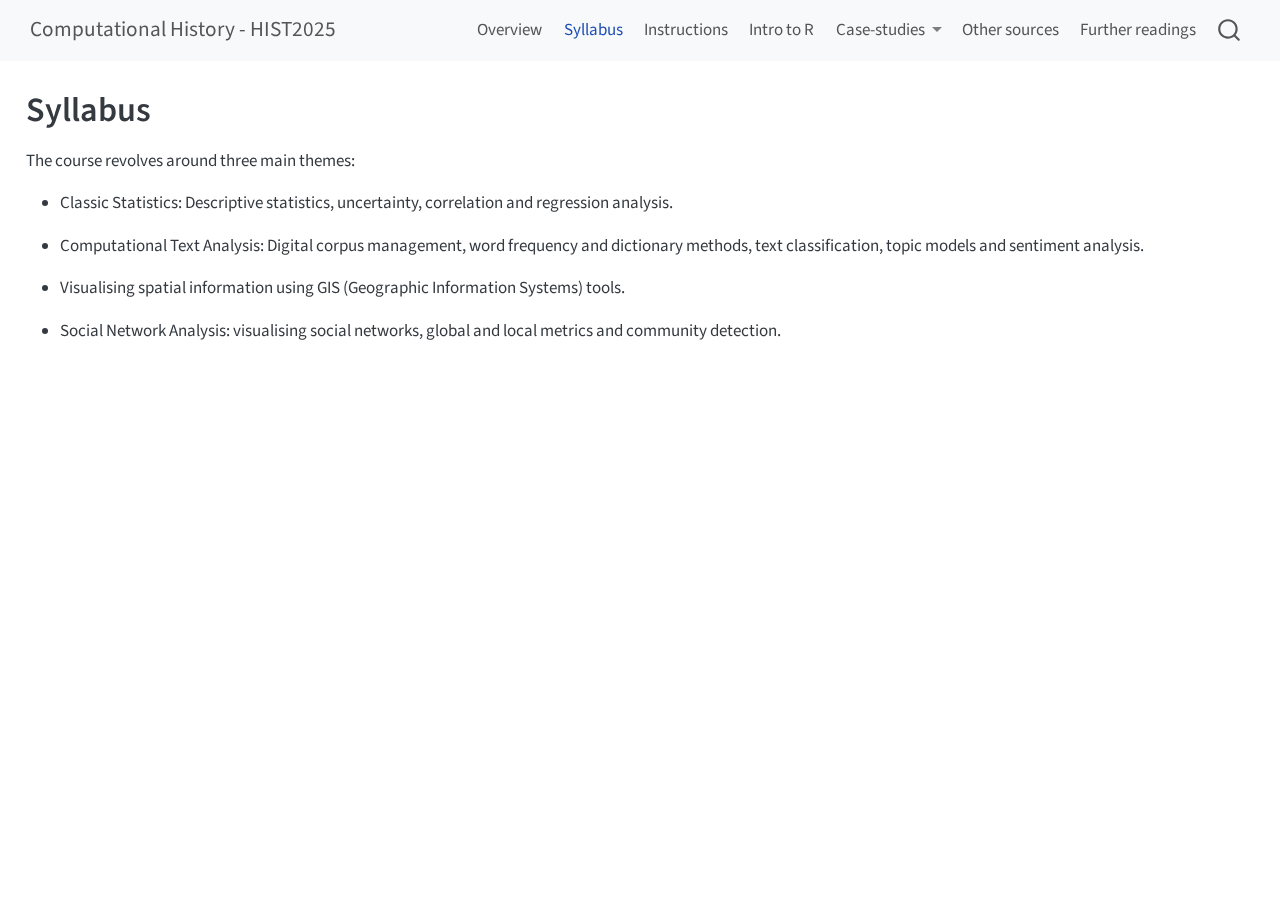
<file: docs/syllabus.html>
<!DOCTYPE html>
<html xmlns="http://www.w3.org/1999/xhtml" lang="en" xml:lang="en"><head>

<meta charset="utf-8">
<meta name="generator" content="quarto-1.6.42">

<meta name="viewport" content="width=device-width, initial-scale=1.0, user-scalable=yes">


<title>Syllabus – Computational History - HIST2025</title>
<style>
code{white-space: pre-wrap;}
span.smallcaps{font-variant: small-caps;}
div.columns{display: flex; gap: min(4vw, 1.5em);}
div.column{flex: auto; overflow-x: auto;}
div.hanging-indent{margin-left: 1.5em; text-indent: -1.5em;}
ul.task-list{list-style: none;}
ul.task-list li input[type="checkbox"] {
  width: 0.8em;
  margin: 0 0.8em 0.2em -1em; /* quarto-specific, see https://github.com/quarto-dev/quarto-cli/issues/4556 */ 
  vertical-align: middle;
}
</style>


<script src="site_libs/quarto-nav/quarto-nav.js"></script>
<script src="site_libs/quarto-nav/headroom.min.js"></script>
<script src="site_libs/clipboard/clipboard.min.js"></script>
<script src="site_libs/quarto-search/autocomplete.umd.js"></script>
<script src="site_libs/quarto-search/fuse.min.js"></script>
<script src="site_libs/quarto-search/quarto-search.js"></script>
<meta name="quarto:offset" content="./">
<script src="site_libs/quarto-html/quarto.js"></script>
<script src="site_libs/quarto-html/popper.min.js"></script>
<script src="site_libs/quarto-html/tippy.umd.min.js"></script>
<script src="site_libs/quarto-html/anchor.min.js"></script>
<link href="site_libs/quarto-html/tippy.css" rel="stylesheet">
<link href="site_libs/quarto-html/quarto-syntax-highlighting-2f5df379a58b258e96c21c0638c20c03.css" rel="stylesheet" id="quarto-text-highlighting-styles">
<script src="site_libs/bootstrap/bootstrap.min.js"></script>
<link href="site_libs/bootstrap/bootstrap-icons.css" rel="stylesheet">
<link href="site_libs/bootstrap/bootstrap-f8fa45338e7d851592d6b4ad57ea2445.min.css" rel="stylesheet" append-hash="true" id="quarto-bootstrap" data-mode="light">
<script id="quarto-search-options" type="application/json">{
  "location": "navbar",
  "copy-button": false,
  "collapse-after": 3,
  "panel-placement": "end",
  "type": "overlay",
  "limit": 50,
  "keyboard-shortcut": [
    "f",
    "/",
    "s"
  ],
  "show-item-context": false,
  "language": {
    "search-no-results-text": "No results",
    "search-matching-documents-text": "matching documents",
    "search-copy-link-title": "Copy link to search",
    "search-hide-matches-text": "Hide additional matches",
    "search-more-match-text": "more match in this document",
    "search-more-matches-text": "more matches in this document",
    "search-clear-button-title": "Clear",
    "search-text-placeholder": "",
    "search-detached-cancel-button-title": "Cancel",
    "search-submit-button-title": "Submit",
    "search-label": "Search"
  }
}</script>


<link rel="stylesheet" href="styles.css">
</head>

<body class="nav-fixed">

<div id="quarto-search-results"></div>
  <header id="quarto-header" class="headroom fixed-top">
    <nav class="navbar navbar-expand-lg " data-bs-theme="dark">
      <div class="navbar-container container-fluid">
      <div class="navbar-brand-container mx-auto">
    <a class="navbar-brand" href="./index.html">
    <span class="navbar-title">Computational History - HIST2025</span>
    </a>
  </div>
            <div id="quarto-search" class="" title="Search"></div>
          <button class="navbar-toggler" type="button" data-bs-toggle="collapse" data-bs-target="#navbarCollapse" aria-controls="navbarCollapse" role="menu" aria-expanded="false" aria-label="Toggle navigation" onclick="if (window.quartoToggleHeadroom) { window.quartoToggleHeadroom(); }">
  <span class="navbar-toggler-icon"></span>
</button>
          <div class="collapse navbar-collapse" id="navbarCollapse">
            <ul class="navbar-nav navbar-nav-scroll ms-auto">
  <li class="nav-item">
    <a class="nav-link" href="./index.html"> <i class="bi bi-fa-home" role="img">
</i> 
<span class="menu-text">Overview</span></a>
  </li>  
  <li class="nav-item">
    <a class="nav-link active" href="./syllabus.html" aria-current="page"> <i class="bi bi-fa-home" role="img">
</i> 
<span class="menu-text">Syllabus</span></a>
  </li>  
  <li class="nav-item">
    <a class="nav-link" href="./instructions.html"> <i class="bi bi-fa-list-ul" role="img">
</i> 
<span class="menu-text">Instructions</span></a>
  </li>  
  <li class="nav-item">
    <a class="nav-link" href="./get-r.html"> <i class="bi bi-fa-book" role="img">
</i> 
<span class="menu-text">Intro to R</span></a>
  </li>  
  <li class="nav-item dropdown ">
    <a class="nav-link dropdown-toggle" href="#" id="nav-menu-case-studies" role="link" data-bs-toggle="dropdown" aria-expanded="false">
      <i class="bi bi-fa-book" role="img">
</i> 
 <span class="menu-text">Case-studies</span>
    </a>
    <ul class="dropdown-menu dropdown-menu-end" aria-labelledby="nav-menu-case-studies">    
        <li>
    <a class="dropdown-item" href="./backg-paisley.html">
 <span class="dropdown-text">The Paisley Prisoners</span></a>
  </li>  
        <li>
    <a class="dropdown-item" href="./backg-speeches.html">
 <span class="dropdown-text">The State of the Union Speeches</span></a>
  </li>  
        <li>
    <a class="dropdown-item" href="./backg-tnp.html">
 <span class="dropdown-text">The Tudor Network of Letters</span></a>
  </li>  
    </ul>
  </li>
  <li class="nav-item">
    <a class="nav-link" href="./other-data.html"> 
<span class="menu-text">Other sources</span></a>
  </li>  
  <li class="nav-item">
    <a class="nav-link" href="./further-readings.html"> 
<span class="menu-text">Further readings</span></a>
  </li>  
</ul>
          </div> <!-- /navcollapse -->
            <div class="quarto-navbar-tools">
</div>
      </div> <!-- /container-fluid -->
    </nav>
</header>
<!-- content -->
<div id="quarto-content" class="quarto-container page-columns page-rows-contents page-layout-full page-navbar">
<!-- sidebar -->
<!-- margin-sidebar -->
    <div id="quarto-margin-sidebar" class="sidebar margin-sidebar zindex-bottom">
        
    </div>
<!-- main -->
<main class="content column-page" id="quarto-document-content">

<header id="title-block-header" class="quarto-title-block default">
<div class="quarto-title">
<h1 class="title">Syllabus</h1>
</div>



<div class="quarto-title-meta column-page">

    
  
    
  </div>
  


</header>


<p>The course revolves around three main themes:</p>
<ul>
<li><p>Classic Statistics: Descriptive statistics, uncertainty, correlation and regression analysis.</p></li>
<li><p>Computational Text Analysis: Digital corpus management, word frequency and dictionary methods, text classification, topic models and sentiment analysis.</p></li>
<li><p>Visualising spatial information using GIS (Geographic Information Systems) tools.</p></li>
<li><p>Social Network Analysis: visualising social networks, global and local metrics and community detection.</p></li>
</ul>



</main> <!-- /main -->
<script id="quarto-html-after-body" type="application/javascript">
window.document.addEventListener("DOMContentLoaded", function (event) {
  const toggleBodyColorMode = (bsSheetEl) => {
    const mode = bsSheetEl.getAttribute("data-mode");
    const bodyEl = window.document.querySelector("body");
    if (mode === "dark") {
      bodyEl.classList.add("quarto-dark");
      bodyEl.classList.remove("quarto-light");
    } else {
      bodyEl.classList.add("quarto-light");
      bodyEl.classList.remove("quarto-dark");
    }
  }
  const toggleBodyColorPrimary = () => {
    const bsSheetEl = window.document.querySelector("link#quarto-bootstrap");
    if (bsSheetEl) {
      toggleBodyColorMode(bsSheetEl);
    }
  }
  toggleBodyColorPrimary();  
  const icon = "";
  const anchorJS = new window.AnchorJS();
  anchorJS.options = {
    placement: 'right',
    icon: icon
  };
  anchorJS.add('.anchored');
  const isCodeAnnotation = (el) => {
    for (const clz of el.classList) {
      if (clz.startsWith('code-annotation-')) {                     
        return true;
      }
    }
    return false;
  }
  const onCopySuccess = function(e) {
    // button target
    const button = e.trigger;
    // don't keep focus
    button.blur();
    // flash "checked"
    button.classList.add('code-copy-button-checked');
    var currentTitle = button.getAttribute("title");
    button.setAttribute("title", "Copied!");
    let tooltip;
    if (window.bootstrap) {
      button.setAttribute("data-bs-toggle", "tooltip");
      button.setAttribute("data-bs-placement", "left");
      button.setAttribute("data-bs-title", "Copied!");
      tooltip = new bootstrap.Tooltip(button, 
        { trigger: "manual", 
          customClass: "code-copy-button-tooltip",
          offset: [0, -8]});
      tooltip.show();    
    }
    setTimeout(function() {
      if (tooltip) {
        tooltip.hide();
        button.removeAttribute("data-bs-title");
        button.removeAttribute("data-bs-toggle");
        button.removeAttribute("data-bs-placement");
      }
      button.setAttribute("title", currentTitle);
      button.classList.remove('code-copy-button-checked');
    }, 1000);
    // clear code selection
    e.clearSelection();
  }
  const getTextToCopy = function(trigger) {
      const codeEl = trigger.previousElementSibling.cloneNode(true);
      for (const childEl of codeEl.children) {
        if (isCodeAnnotation(childEl)) {
          childEl.remove();
        }
      }
      return codeEl.innerText;
  }
  const clipboard = new window.ClipboardJS('.code-copy-button:not([data-in-quarto-modal])', {
    text: getTextToCopy
  });
  clipboard.on('success', onCopySuccess);
  if (window.document.getElementById('quarto-embedded-source-code-modal')) {
    const clipboardModal = new window.ClipboardJS('.code-copy-button[data-in-quarto-modal]', {
      text: getTextToCopy,
      container: window.document.getElementById('quarto-embedded-source-code-modal')
    });
    clipboardModal.on('success', onCopySuccess);
  }
    var localhostRegex = new RegExp(/^(?:http|https):\/\/localhost\:?[0-9]*\//);
    var mailtoRegex = new RegExp(/^mailto:/);
      var filterRegex = new RegExp('/' + window.location.host + '/');
    var isInternal = (href) => {
        return filterRegex.test(href) || localhostRegex.test(href) || mailtoRegex.test(href);
    }
    // Inspect non-navigation links and adorn them if external
 	var links = window.document.querySelectorAll('a[href]:not(.nav-link):not(.navbar-brand):not(.toc-action):not(.sidebar-link):not(.sidebar-item-toggle):not(.pagination-link):not(.no-external):not([aria-hidden]):not(.dropdown-item):not(.quarto-navigation-tool):not(.about-link)');
    for (var i=0; i<links.length; i++) {
      const link = links[i];
      if (!isInternal(link.href)) {
        // undo the damage that might have been done by quarto-nav.js in the case of
        // links that we want to consider external
        if (link.dataset.originalHref !== undefined) {
          link.href = link.dataset.originalHref;
        }
      }
    }
  function tippyHover(el, contentFn, onTriggerFn, onUntriggerFn) {
    const config = {
      allowHTML: true,
      maxWidth: 500,
      delay: 100,
      arrow: false,
      appendTo: function(el) {
          return el.parentElement;
      },
      interactive: true,
      interactiveBorder: 10,
      theme: 'quarto',
      placement: 'bottom-start',
    };
    if (contentFn) {
      config.content = contentFn;
    }
    if (onTriggerFn) {
      config.onTrigger = onTriggerFn;
    }
    if (onUntriggerFn) {
      config.onUntrigger = onUntriggerFn;
    }
    window.tippy(el, config); 
  }
  const noterefs = window.document.querySelectorAll('a[role="doc-noteref"]');
  for (var i=0; i<noterefs.length; i++) {
    const ref = noterefs[i];
    tippyHover(ref, function() {
      // use id or data attribute instead here
      let href = ref.getAttribute('data-footnote-href') || ref.getAttribute('href');
      try { href = new URL(href).hash; } catch {}
      const id = href.replace(/^#\/?/, "");
      const note = window.document.getElementById(id);
      if (note) {
        return note.innerHTML;
      } else {
        return "";
      }
    });
  }
  const xrefs = window.document.querySelectorAll('a.quarto-xref');
  const processXRef = (id, note) => {
    // Strip column container classes
    const stripColumnClz = (el) => {
      el.classList.remove("page-full", "page-columns");
      if (el.children) {
        for (const child of el.children) {
          stripColumnClz(child);
        }
      }
    }
    stripColumnClz(note)
    if (id === null || id.startsWith('sec-')) {
      // Special case sections, only their first couple elements
      const container = document.createElement("div");
      if (note.children && note.children.length > 2) {
        container.appendChild(note.children[0].cloneNode(true));
        for (let i = 1; i < note.children.length; i++) {
          const child = note.children[i];
          if (child.tagName === "P" && child.innerText === "") {
            continue;
          } else {
            container.appendChild(child.cloneNode(true));
            break;
          }
        }
        if (window.Quarto?.typesetMath) {
          window.Quarto.typesetMath(container);
        }
        return container.innerHTML
      } else {
        if (window.Quarto?.typesetMath) {
          window.Quarto.typesetMath(note);
        }
        return note.innerHTML;
      }
    } else {
      // Remove any anchor links if they are present
      const anchorLink = note.querySelector('a.anchorjs-link');
      if (anchorLink) {
        anchorLink.remove();
      }
      if (window.Quarto?.typesetMath) {
        window.Quarto.typesetMath(note);
      }
      if (note.classList.contains("callout")) {
        return note.outerHTML;
      } else {
        return note.innerHTML;
      }
    }
  }
  for (var i=0; i<xrefs.length; i++) {
    const xref = xrefs[i];
    tippyHover(xref, undefined, function(instance) {
      instance.disable();
      let url = xref.getAttribute('href');
      let hash = undefined; 
      if (url.startsWith('#')) {
        hash = url;
      } else {
        try { hash = new URL(url).hash; } catch {}
      }
      if (hash) {
        const id = hash.replace(/^#\/?/, "");
        const note = window.document.getElementById(id);
        if (note !== null) {
          try {
            const html = processXRef(id, note.cloneNode(true));
            instance.setContent(html);
          } finally {
            instance.enable();
            instance.show();
          }
        } else {
          // See if we can fetch this
          fetch(url.split('#')[0])
          .then(res => res.text())
          .then(html => {
            const parser = new DOMParser();
            const htmlDoc = parser.parseFromString(html, "text/html");
            const note = htmlDoc.getElementById(id);
            if (note !== null) {
              const html = processXRef(id, note);
              instance.setContent(html);
            } 
          }).finally(() => {
            instance.enable();
            instance.show();
          });
        }
      } else {
        // See if we can fetch a full url (with no hash to target)
        // This is a special case and we should probably do some content thinning / targeting
        fetch(url)
        .then(res => res.text())
        .then(html => {
          const parser = new DOMParser();
          const htmlDoc = parser.parseFromString(html, "text/html");
          const note = htmlDoc.querySelector('main.content');
          if (note !== null) {
            // This should only happen for chapter cross references
            // (since there is no id in the URL)
            // remove the first header
            if (note.children.length > 0 && note.children[0].tagName === "HEADER") {
              note.children[0].remove();
            }
            const html = processXRef(null, note);
            instance.setContent(html);
          } 
        }).finally(() => {
          instance.enable();
          instance.show();
        });
      }
    }, function(instance) {
    });
  }
      let selectedAnnoteEl;
      const selectorForAnnotation = ( cell, annotation) => {
        let cellAttr = 'data-code-cell="' + cell + '"';
        let lineAttr = 'data-code-annotation="' +  annotation + '"';
        const selector = 'span[' + cellAttr + '][' + lineAttr + ']';
        return selector;
      }
      const selectCodeLines = (annoteEl) => {
        const doc = window.document;
        const targetCell = annoteEl.getAttribute("data-target-cell");
        const targetAnnotation = annoteEl.getAttribute("data-target-annotation");
        const annoteSpan = window.document.querySelector(selectorForAnnotation(targetCell, targetAnnotation));
        const lines = annoteSpan.getAttribute("data-code-lines").split(",");
        const lineIds = lines.map((line) => {
          return targetCell + "-" + line;
        })
        let top = null;
        let height = null;
        let parent = null;
        if (lineIds.length > 0) {
            //compute the position of the single el (top and bottom and make a div)
            const el = window.document.getElementById(lineIds[0]);
            top = el.offsetTop;
            height = el.offsetHeight;
            parent = el.parentElement.parentElement;
          if (lineIds.length > 1) {
            const lastEl = window.document.getElementById(lineIds[lineIds.length - 1]);
            const bottom = lastEl.offsetTop + lastEl.offsetHeight;
            height = bottom - top;
          }
          if (top !== null && height !== null && parent !== null) {
            // cook up a div (if necessary) and position it 
            let div = window.document.getElementById("code-annotation-line-highlight");
            if (div === null) {
              div = window.document.createElement("div");
              div.setAttribute("id", "code-annotation-line-highlight");
              div.style.position = 'absolute';
              parent.appendChild(div);
            }
            div.style.top = top - 2 + "px";
            div.style.height = height + 4 + "px";
            div.style.left = 0;
            let gutterDiv = window.document.getElementById("code-annotation-line-highlight-gutter");
            if (gutterDiv === null) {
              gutterDiv = window.document.createElement("div");
              gutterDiv.setAttribute("id", "code-annotation-line-highlight-gutter");
              gutterDiv.style.position = 'absolute';
              const codeCell = window.document.getElementById(targetCell);
              const gutter = codeCell.querySelector('.code-annotation-gutter');
              gutter.appendChild(gutterDiv);
            }
            gutterDiv.style.top = top - 2 + "px";
            gutterDiv.style.height = height + 4 + "px";
          }
          selectedAnnoteEl = annoteEl;
        }
      };
      const unselectCodeLines = () => {
        const elementsIds = ["code-annotation-line-highlight", "code-annotation-line-highlight-gutter"];
        elementsIds.forEach((elId) => {
          const div = window.document.getElementById(elId);
          if (div) {
            div.remove();
          }
        });
        selectedAnnoteEl = undefined;
      };
        // Handle positioning of the toggle
    window.addEventListener(
      "resize",
      throttle(() => {
        elRect = undefined;
        if (selectedAnnoteEl) {
          selectCodeLines(selectedAnnoteEl);
        }
      }, 10)
    );
    function throttle(fn, ms) {
    let throttle = false;
    let timer;
      return (...args) => {
        if(!throttle) { // first call gets through
            fn.apply(this, args);
            throttle = true;
        } else { // all the others get throttled
            if(timer) clearTimeout(timer); // cancel #2
            timer = setTimeout(() => {
              fn.apply(this, args);
              timer = throttle = false;
            }, ms);
        }
      };
    }
      // Attach click handler to the DT
      const annoteDls = window.document.querySelectorAll('dt[data-target-cell]');
      for (const annoteDlNode of annoteDls) {
        annoteDlNode.addEventListener('click', (event) => {
          const clickedEl = event.target;
          if (clickedEl !== selectedAnnoteEl) {
            unselectCodeLines();
            const activeEl = window.document.querySelector('dt[data-target-cell].code-annotation-active');
            if (activeEl) {
              activeEl.classList.remove('code-annotation-active');
            }
            selectCodeLines(clickedEl);
            clickedEl.classList.add('code-annotation-active');
          } else {
            // Unselect the line
            unselectCodeLines();
            clickedEl.classList.remove('code-annotation-active');
          }
        });
      }
  const findCites = (el) => {
    const parentEl = el.parentElement;
    if (parentEl) {
      const cites = parentEl.dataset.cites;
      if (cites) {
        return {
          el,
          cites: cites.split(' ')
        };
      } else {
        return findCites(el.parentElement)
      }
    } else {
      return undefined;
    }
  };
  var bibliorefs = window.document.querySelectorAll('a[role="doc-biblioref"]');
  for (var i=0; i<bibliorefs.length; i++) {
    const ref = bibliorefs[i];
    const citeInfo = findCites(ref);
    if (citeInfo) {
      tippyHover(citeInfo.el, function() {
        var popup = window.document.createElement('div');
        citeInfo.cites.forEach(function(cite) {
          var citeDiv = window.document.createElement('div');
          citeDiv.classList.add('hanging-indent');
          citeDiv.classList.add('csl-entry');
          var biblioDiv = window.document.getElementById('ref-' + cite);
          if (biblioDiv) {
            citeDiv.innerHTML = biblioDiv.innerHTML;
          }
          popup.appendChild(citeDiv);
        });
        return popup.innerHTML;
      });
    }
  }
});
</script>
</div> <!-- /content -->




</body></html>
</file>
<file: docs/site_libs/quarto-html/tippy.css>
.tippy-box[data-animation=fade][data-state=hidden]{opacity:0}[data-tippy-root]{max-width:calc(100vw - 10px)}.tippy-box{position:relative;background-color:#333;color:#fff;border-radius:4px;font-size:14px;line-height:1.4;white-space:normal;outline:0;transition-property:transform,visibility,opacity}.tippy-box[data-placement^=top]>.tippy-arrow{bottom:0}.tippy-box[data-placement^=top]>.tippy-arrow:before{bottom:-7px;left:0;border-width:8px 8px 0;border-top-color:initial;transform-origin:center top}.tippy-box[data-placement^=bottom]>.tippy-arrow{top:0}.tippy-box[data-placement^=bottom]>.tippy-arrow:before{top:-7px;left:0;border-width:0 8px 8px;border-bottom-color:initial;transform-origin:center bottom}.tippy-box[data-placement^=left]>.tippy-arrow{right:0}.tippy-box[data-placement^=left]>.tippy-arrow:before{border-width:8px 0 8px 8px;border-left-color:initial;right:-7px;transform-origin:center left}.tippy-box[data-placement^=right]>.tippy-arrow{left:0}.tippy-box[data-placement^=right]>.tippy-arrow:before{left:-7px;border-width:8px 8px 8px 0;border-right-color:initial;transform-origin:center right}.tippy-box[data-inertia][data-state=visible]{transition-timing-function:cubic-bezier(.54,1.5,.38,1.11)}.tippy-arrow{width:16px;height:16px;color:#333}.tippy-arrow:before{content:"";position:absolute;border-color:transparent;border-style:solid}.tippy-content{position:relative;padding:5px 9px;z-index:1}
</file>
<file: docs/site_libs/quarto-html/quarto-syntax-highlighting-2f5df379a58b258e96c21c0638c20c03.css>
/* quarto syntax highlight colors */
:root {
  --quarto-hl-ot-color: #003B4F;
  --quarto-hl-at-color: #657422;
  --quarto-hl-ss-color: #20794D;
  --quarto-hl-an-color: #5E5E5E;
  --quarto-hl-fu-color: #4758AB;
  --quarto-hl-st-color: #20794D;
  --quarto-hl-cf-color: #003B4F;
  --quarto-hl-op-color: #5E5E5E;
  --quarto-hl-er-color: #AD0000;
  --quarto-hl-bn-color: #AD0000;
  --quarto-hl-al-color: #AD0000;
  --quarto-hl-va-color: #111111;
  --quarto-hl-bu-color: inherit;
  --quarto-hl-ex-color: inherit;
  --quarto-hl-pp-color: #AD0000;
  --quarto-hl-in-color: #5E5E5E;
  --quarto-hl-vs-color: #20794D;
  --quarto-hl-wa-color: #5E5E5E;
  --quarto-hl-do-color: #5E5E5E;
  --quarto-hl-im-color: #00769E;
  --quarto-hl-ch-color: #20794D;
  --quarto-hl-dt-color: #AD0000;
  --quarto-hl-fl-color: #AD0000;
  --quarto-hl-co-color: #5E5E5E;
  --quarto-hl-cv-color: #5E5E5E;
  --quarto-hl-cn-color: #8f5902;
  --quarto-hl-sc-color: #5E5E5E;
  --quarto-hl-dv-color: #AD0000;
  --quarto-hl-kw-color: #003B4F;
}

/* other quarto variables */
:root {
  --quarto-font-monospace: SFMono-Regular, Menlo, Monaco, Consolas, "Liberation Mono", "Courier New", monospace;
}

pre > code.sourceCode > span {
  color: #003B4F;
}

code span {
  color: #003B4F;
}

code.sourceCode > span {
  color: #003B4F;
}

div.sourceCode,
div.sourceCode pre.sourceCode {
  color: #003B4F;
}

code span.ot {
  color: #003B4F;
  font-style: inherit;
}

code span.at {
  color: #657422;
  font-style: inherit;
}

code span.ss {
  color: #20794D;
  font-style: inherit;
}

code span.an {
  color: #5E5E5E;
  font-style: inherit;
}

code span.fu {
  color: #4758AB;
  font-style: inherit;
}

code span.st {
  color: #20794D;
  font-style: inherit;
}

code span.cf {
  color: #003B4F;
  font-weight: bold;
  font-style: inherit;
}

code span.op {
  color: #5E5E5E;
  font-style: inherit;
}

code span.er {
  color: #AD0000;
  font-style: inherit;
}

code span.bn {
  color: #AD0000;
  font-style: inherit;
}

code span.al {
  color: #AD0000;
  font-style: inherit;
}

code span.va {
  color: #111111;
  font-style: inherit;
}

code span.bu {
  font-style: inherit;
}

code span.ex {
  font-style: inherit;
}

code span.pp {
  color: #AD0000;
  font-style: inherit;
}

code span.in {
  color: #5E5E5E;
  font-style: inherit;
}

code span.vs {
  color: #20794D;
  font-style: inherit;
}

code span.wa {
  color: #5E5E5E;
  font-style: italic;
}

code span.do {
  color: #5E5E5E;
  font-style: italic;
}

code span.im {
  color: #00769E;
  font-style: inherit;
}

code span.ch {
  color: #20794D;
  font-style: inherit;
}

code span.dt {
  color: #AD0000;
  font-style: inherit;
}

code span.fl {
  color: #AD0000;
  font-style: inherit;
}

code span.co {
  color: #5E5E5E;
  font-style: inherit;
}

code span.cv {
  color: #5E5E5E;
  font-style: italic;
}

code span.cn {
  color: #8f5902;
  font-style: inherit;
}

code span.sc {
  color: #5E5E5E;
  font-style: inherit;
}

code span.dv {
  color: #AD0000;
  font-style: inherit;
}

code span.kw {
  color: #003B4F;
  font-weight: bold;
  font-style: inherit;
}

.prevent-inlining {
  content: "</";
}

/*# sourceMappingURL=35eb38a806ee71ea6d2563be2308c832.css.map */
</file>
<file: docs/styles.css>
/* css styles */

figure {
  margin-bottom: 0.5em !important;  /* tighten space below figure */
}

.figcaption {
  margin-top: 0.2em !important;     /* tighten space above caption */
  text-align: center;               /* optional: keep caption centered */
}

.quarto-figure .figure-caption .figure-number {
  display: none;
}
</file>
<file: README_files/libs/quarto-html/tippy.css>
.tippy-box[data-animation=fade][data-state=hidden]{opacity:0}[data-tippy-root]{max-width:calc(100vw - 10px)}.tippy-box{position:relative;background-color:#333;color:#fff;border-radius:4px;font-size:14px;line-height:1.4;white-space:normal;outline:0;transition-property:transform,visibility,opacity}.tippy-box[data-placement^=top]>.tippy-arrow{bottom:0}.tippy-box[data-placement^=top]>.tippy-arrow:before{bottom:-7px;left:0;border-width:8px 8px 0;border-top-color:initial;transform-origin:center top}.tippy-box[data-placement^=bottom]>.tippy-arrow{top:0}.tippy-box[data-placement^=bottom]>.tippy-arrow:before{top:-7px;left:0;border-width:0 8px 8px;border-bottom-color:initial;transform-origin:center bottom}.tippy-box[data-placement^=left]>.tippy-arrow{right:0}.tippy-box[data-placement^=left]>.tippy-arrow:before{border-width:8px 0 8px 8px;border-left-color:initial;right:-7px;transform-origin:center left}.tippy-box[data-placement^=right]>.tippy-arrow{left:0}.tippy-box[data-placement^=right]>.tippy-arrow:before{left:-7px;border-width:8px 8px 8px 0;border-right-color:initial;transform-origin:center right}.tippy-box[data-inertia][data-state=visible]{transition-timing-function:cubic-bezier(.54,1.5,.38,1.11)}.tippy-arrow{width:16px;height:16px;color:#333}.tippy-arrow:before{content:"";position:absolute;border-color:transparent;border-style:solid}.tippy-content{position:relative;padding:5px 9px;z-index:1}
</file>
<file: README_files/libs/quarto-html/quarto-syntax-highlighting-2f5df379a58b258e96c21c0638c20c03.css>
/* quarto syntax highlight colors */
:root {
  --quarto-hl-ot-color: #003B4F;
  --quarto-hl-at-color: #657422;
  --quarto-hl-ss-color: #20794D;
  --quarto-hl-an-color: #5E5E5E;
  --quarto-hl-fu-color: #4758AB;
  --quarto-hl-st-color: #20794D;
  --quarto-hl-cf-color: #003B4F;
  --quarto-hl-op-color: #5E5E5E;
  --quarto-hl-er-color: #AD0000;
  --quarto-hl-bn-color: #AD0000;
  --quarto-hl-al-color: #AD0000;
  --quarto-hl-va-color: #111111;
  --quarto-hl-bu-color: inherit;
  --quarto-hl-ex-color: inherit;
  --quarto-hl-pp-color: #AD0000;
  --quarto-hl-in-color: #5E5E5E;
  --quarto-hl-vs-color: #20794D;
  --quarto-hl-wa-color: #5E5E5E;
  --quarto-hl-do-color: #5E5E5E;
  --quarto-hl-im-color: #00769E;
  --quarto-hl-ch-color: #20794D;
  --quarto-hl-dt-color: #AD0000;
  --quarto-hl-fl-color: #AD0000;
  --quarto-hl-co-color: #5E5E5E;
  --quarto-hl-cv-color: #5E5E5E;
  --quarto-hl-cn-color: #8f5902;
  --quarto-hl-sc-color: #5E5E5E;
  --quarto-hl-dv-color: #AD0000;
  --quarto-hl-kw-color: #003B4F;
}

/* other quarto variables */
:root {
  --quarto-font-monospace: SFMono-Regular, Menlo, Monaco, Consolas, "Liberation Mono", "Courier New", monospace;
}

pre > code.sourceCode > span {
  color: #003B4F;
}

code span {
  color: #003B4F;
}

code.sourceCode > span {
  color: #003B4F;
}

div.sourceCode,
div.sourceCode pre.sourceCode {
  color: #003B4F;
}

code span.ot {
  color: #003B4F;
  font-style: inherit;
}

code span.at {
  color: #657422;
  font-style: inherit;
}

code span.ss {
  color: #20794D;
  font-style: inherit;
}

code span.an {
  color: #5E5E5E;
  font-style: inherit;
}

code span.fu {
  color: #4758AB;
  font-style: inherit;
}

code span.st {
  color: #20794D;
  font-style: inherit;
}

code span.cf {
  color: #003B4F;
  font-weight: bold;
  font-style: inherit;
}

code span.op {
  color: #5E5E5E;
  font-style: inherit;
}

code span.er {
  color: #AD0000;
  font-style: inherit;
}

code span.bn {
  color: #AD0000;
  font-style: inherit;
}

code span.al {
  color: #AD0000;
  font-style: inherit;
}

code span.va {
  color: #111111;
  font-style: inherit;
}

code span.bu {
  font-style: inherit;
}

code span.ex {
  font-style: inherit;
}

code span.pp {
  color: #AD0000;
  font-style: inherit;
}

code span.in {
  color: #5E5E5E;
  font-style: inherit;
}

code span.vs {
  color: #20794D;
  font-style: inherit;
}

code span.wa {
  color: #5E5E5E;
  font-style: italic;
}

code span.do {
  color: #5E5E5E;
  font-style: italic;
}

code span.im {
  color: #00769E;
  font-style: inherit;
}

code span.ch {
  color: #20794D;
  font-style: inherit;
}

code span.dt {
  color: #AD0000;
  font-style: inherit;
}

code span.fl {
  color: #AD0000;
  font-style: inherit;
}

code span.co {
  color: #5E5E5E;
  font-style: inherit;
}

code span.cv {
  color: #5E5E5E;
  font-style: italic;
}

code span.cn {
  color: #8f5902;
  font-style: inherit;
}

code span.sc {
  color: #5E5E5E;
  font-style: inherit;
}

code span.dv {
  color: #AD0000;
  font-style: inherit;
}

code span.kw {
  color: #003B4F;
  font-weight: bold;
  font-style: inherit;
}

.prevent-inlining {
  content: "</";
}

/*# sourceMappingURL=35eb38a806ee71ea6d2563be2308c832.css.map */
</file>
